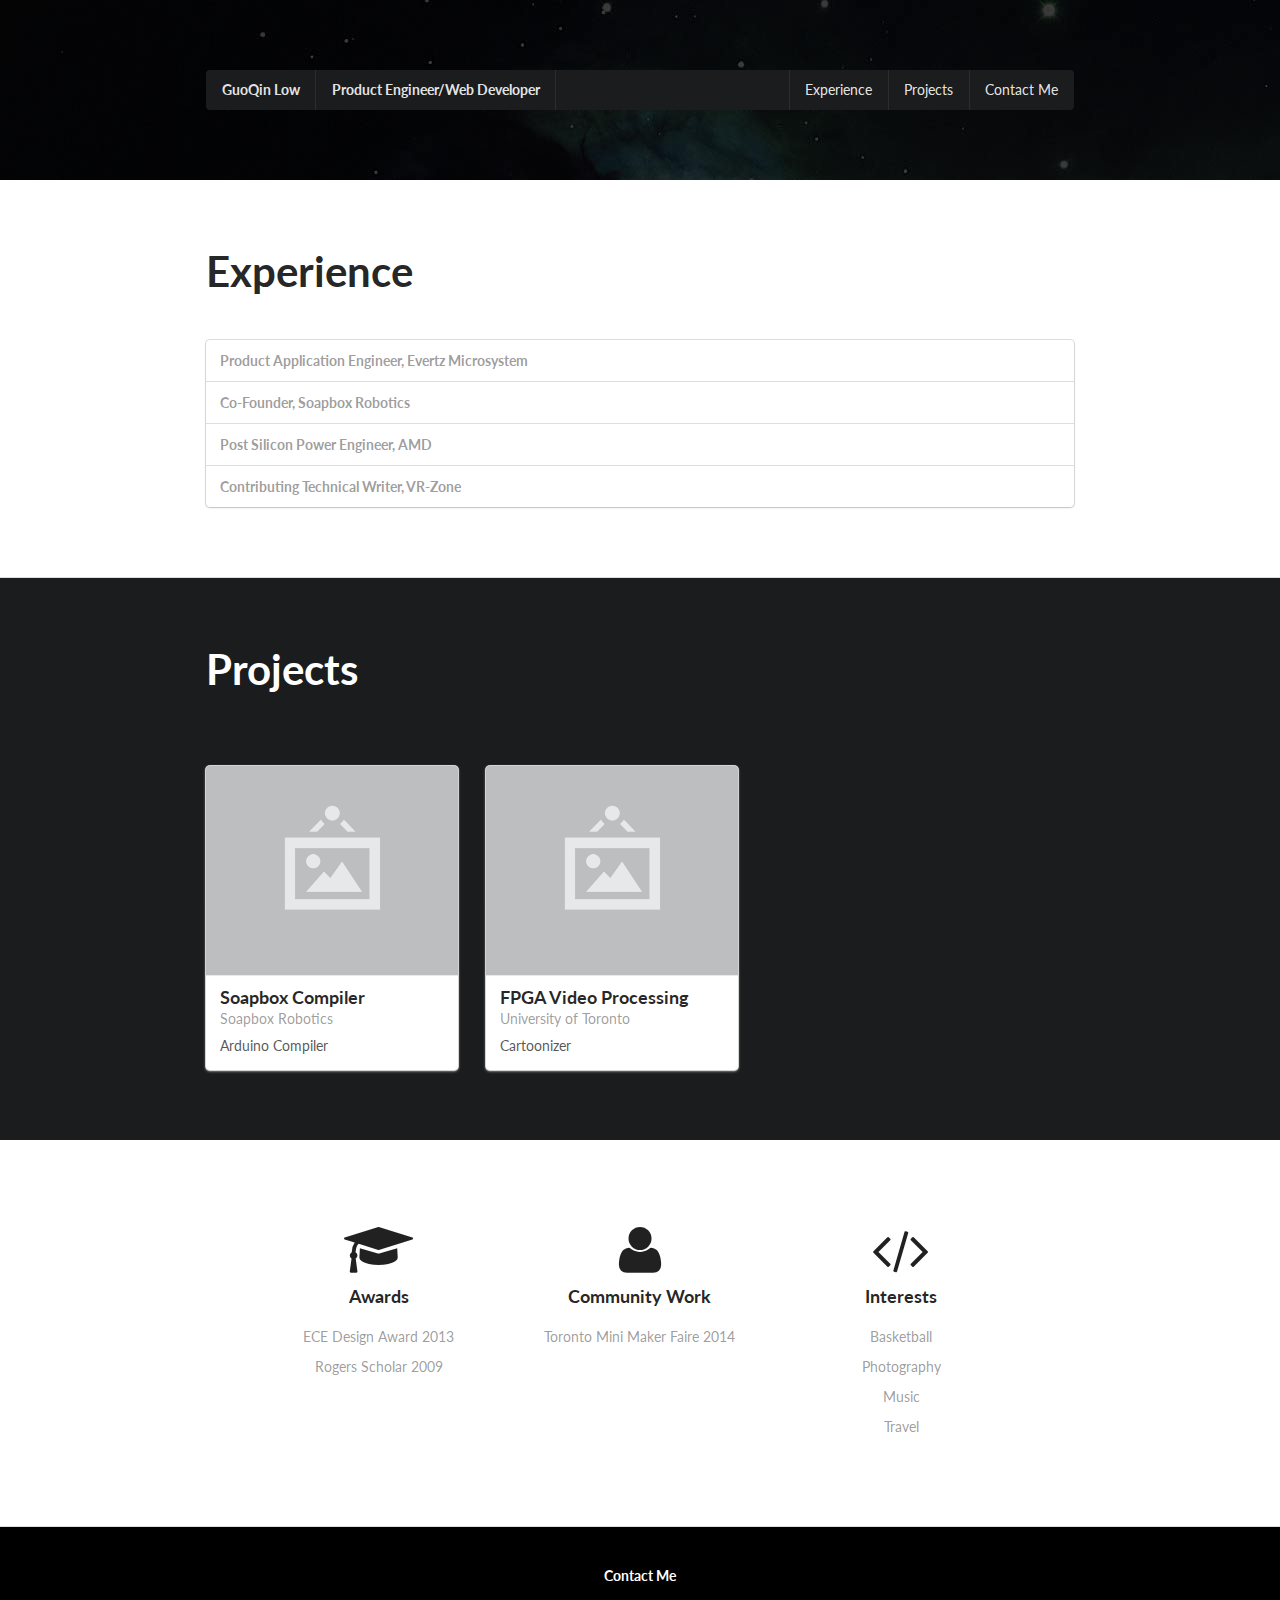
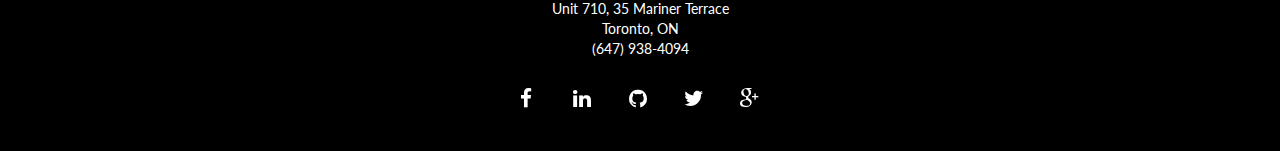
<file: index.html>
<!DOCTYPE html>
<html>
<head>
  <!-- Standard Meta -->
  <meta charset="utf-8" />
  <meta http-equiv="X-UA-Compatible" content="IE=edge,chrome=1" />
  <meta name="viewport" content="width=device-width, initial-scale=1.0, maximum-scale=1.0">

  <!-- Site Properities -->
  <title>Homepage Example - Semantic</title>

  <link rel="stylesheet" type="text/css" href="dist/semantic.css">
  <link rel="stylesheet" type="text/css" href="dist/components/accordion.css">
  <link rel="stylesheet" type="text/css" href="examples/index.css">

  <script src="http://cdnjs.cloudflare.com/ajax/libs/jquery/2.0.3/jquery.js"></script>
  <script src="dist/semantic.js"></script>
  <script src="dist/components/accordion.js"></script>
  <script src="examples/homepage.js"></script>

</head>
<body id="home">
  <div class="ui inverted masthead nav">
    <div class="ui page grid">
      <div class="column">
        <div class="ui inverted black menu">
          <div class="header item">GuoQin Low</div>
		  <div class="header item">Product Engineer/Web Developer</div>
          <div class="right menu">
			<a class="item">Experience</a>
            <a class="item">Projects</a>
            <a class="item">Contact Me</a>
          </div>
        </div>
      </div>
    </div>
  </div>
  <div class="ui vertical segment">
    <div class="ui stackable page grid">
      <div class="row">
        <div class="sixteen wide column">
          <h1 class="ui header">Experience</h1>
          <div class="ui styled fluid accordion">
			<div class="title">
				Product Application Engineer, Evertz Microsystem
			</div>
            <div class="title">
              Co-Founder, Soapbox Robotics
            </div>
            <div class="title">
              Post Silicon Power Engineer, AMD
            </div>
			<div class="title">
              Contributing Technical Writer, VR-Zone
            </div>
          </div>
        </div>
      </div>
    </div>
  </div>
  <div class="ui inverted vertical segment">
	<div class="ui stackable center alligned page grid">
		<div class="row">
			<div class="column">
				<h1 class="ui inverted header">
				Projects
				</h1>
			</div>
		</div>
		<div class="row">
			<div class="column five wide">
				<div class="ui cards">
					<div class="ui card">
					  <div class="image">
						<div class="ui dimmer">
						  <div class="content">
							<div class="center">
							  <div class="ui inverted button">Add Friend</div>
							</div>
						  </div>
						</div>
						<img src="examples/images/wireframe/image.png">
					  </div>
					  <div class="content">
						<div class="header">Soapbox Compiler</div>
						<div class="meta">
						  <a class="group">Soapbox Robotics</a>
						</div>
						<div class="description">Arduino Compiler</div>
					  </div>
					</div>
				</div>
			</div>
			<div class="column five wide">
				<div class="ui cards">
					<div class="ui card">
					  <div class="image">
						<div class="ui dimmer">
						  <div class="content">
							<div class="center">
							  <div class="ui inverted button">Add Friend</div>
							</div>
						  </div>
						</div>
						<img src="examples/images/wireframe/image.png">
					  </div>
					  <div class="content">
						<div class="header">FPGA Video Processing</div>
						<div class="meta">
						  <a class="group">University of Toronto</a>
						</div>
						<div class="description">Cartoonizer</div>
					  </div>
					</div>
				</div>
			</div>
		</div>
	</div>
  </div>
  <div class="ui vertical feature segment">
    <div class="ui inverted centered page grid">
      <div class="fourteen wide column">
        <div class="ui inverted three column center aligned stackable divided grid">
          <div class="column">
            <div class="ui icon header">
              <i class="student icon"></i>
              Awards
				</div>
				<div class="ui animated selection list">
					<div class="item">
					  ECE Design Award 2013
					</div>
					<div class="item">
					  Rogers Scholar 2009
					</div>
				</div>
          </div>
          <div class="column">
            <div class="ui icon header">
              <i class="user icon"></i>
              Community Work
            </div>
				<div class="ui  animated selection list">
					<div class="item">
					 Toronto Mini Maker Faire 2014
					</div>
				</div>
          </div>
          <div class="column">
            <div class="ui icon header">
              <i class="code icon"></i>
              Interests
            </div>
				<div class="ui  animated selection list">
					<div class="item">
					  Basketball
					</div>
					<div class="item">
					  Photography
					</div>
					<div class="item">
					  Music
					</div>
					<div class="item">
					  Travel
					</div>
				</div>
          </div>
        </div>
      </div>
    </div>
  </div>
  <div class="ui inverted footer vertical segment">
    <div class="ui stackable center aligned page grid">
		<div class="row">
			<div class="six wide column">
				<h5 class="ui inverted header">Contact Me</h5>
				<addr>
				  Unit 710, 35 Mariner Terrace <br>
				  Toronto, ON <br>
				</addr>
				<p>(647) 938-4094</p>
			  </div>
		</div>
		<div class="row">
			<div class="two side column">
				<i class="large facebook icon"></i>
			</div>
			<div class="two side column">
				<i class="large linkedin icon"></i>
			</div>
			<div class="two side column">
				<i class="large github icon"></i>
			</div>
			<div class="two side column">
				<i class="large twitter icon"></i>
			</div>
			<div class="two side column">
				<i class="large google plus icon"></i>
			</div>
		</div>
		
    </div>
  </div>
</body>

</html>
</file>
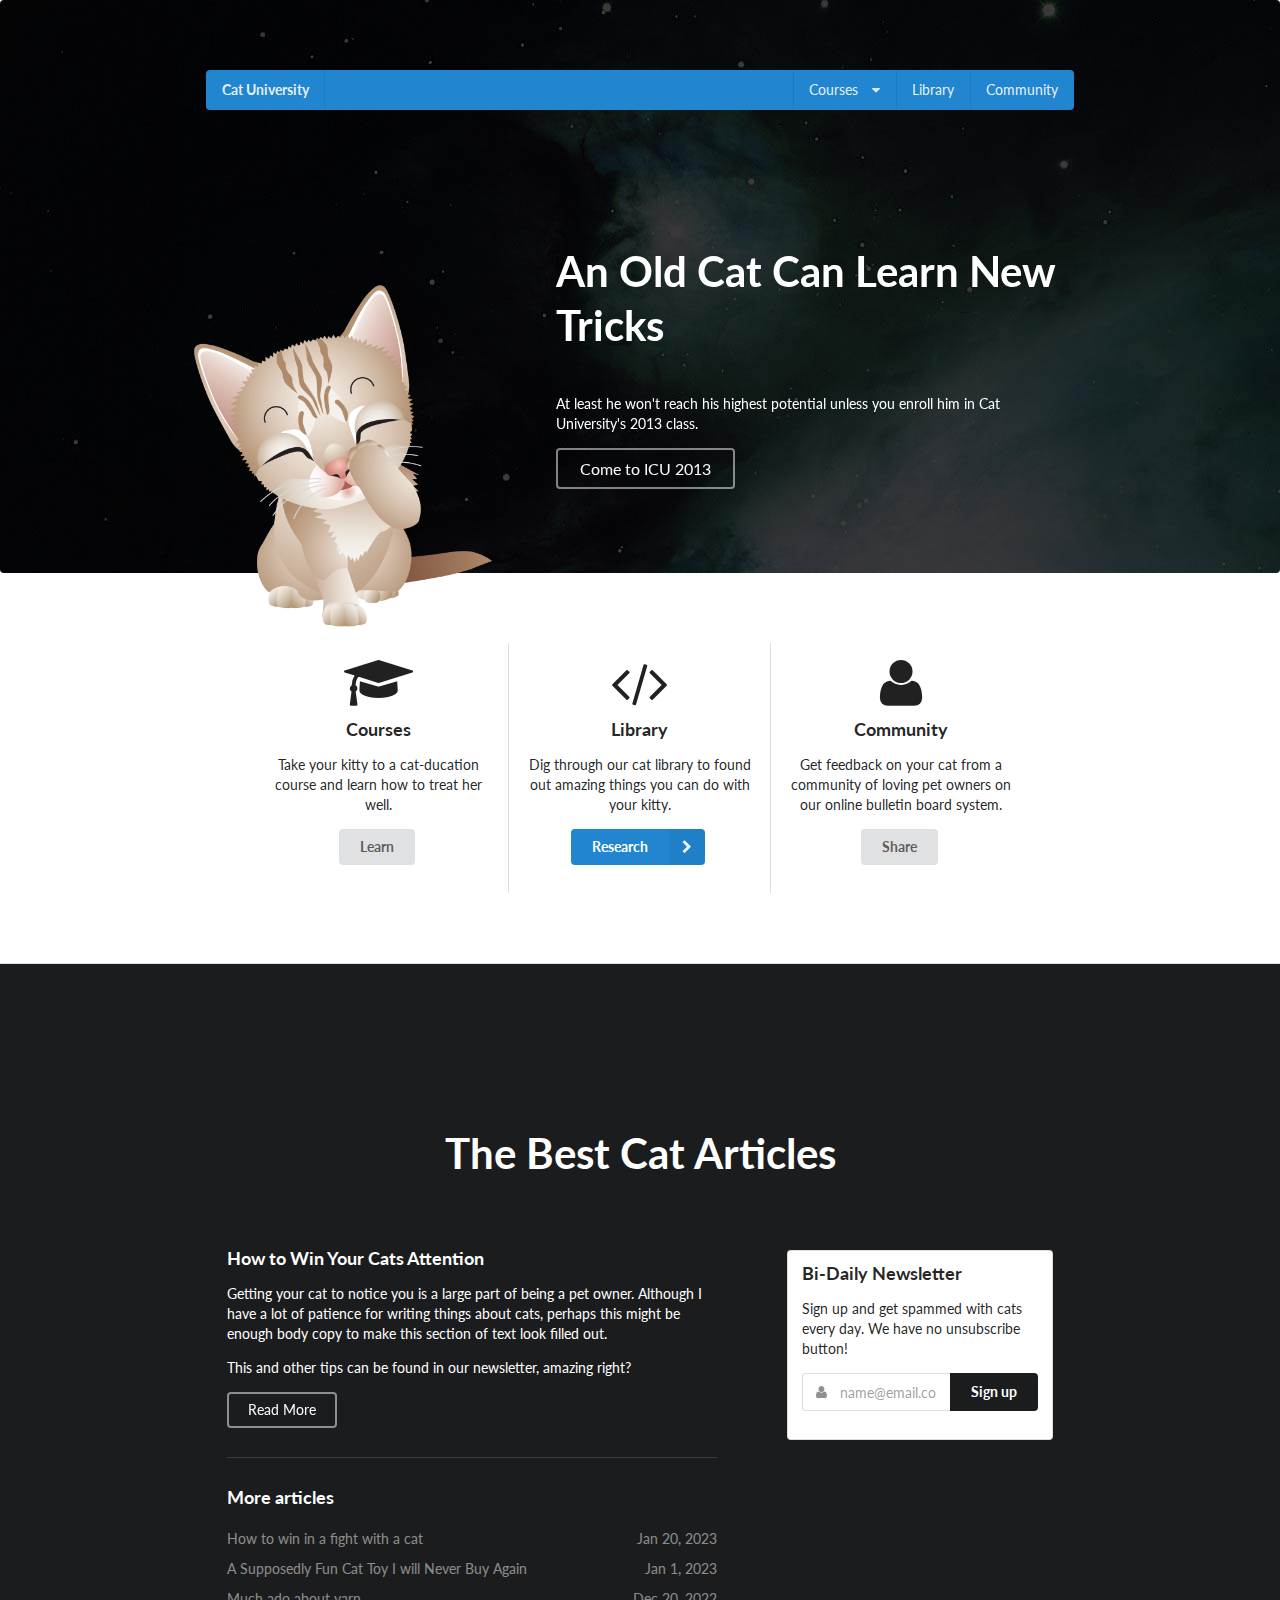
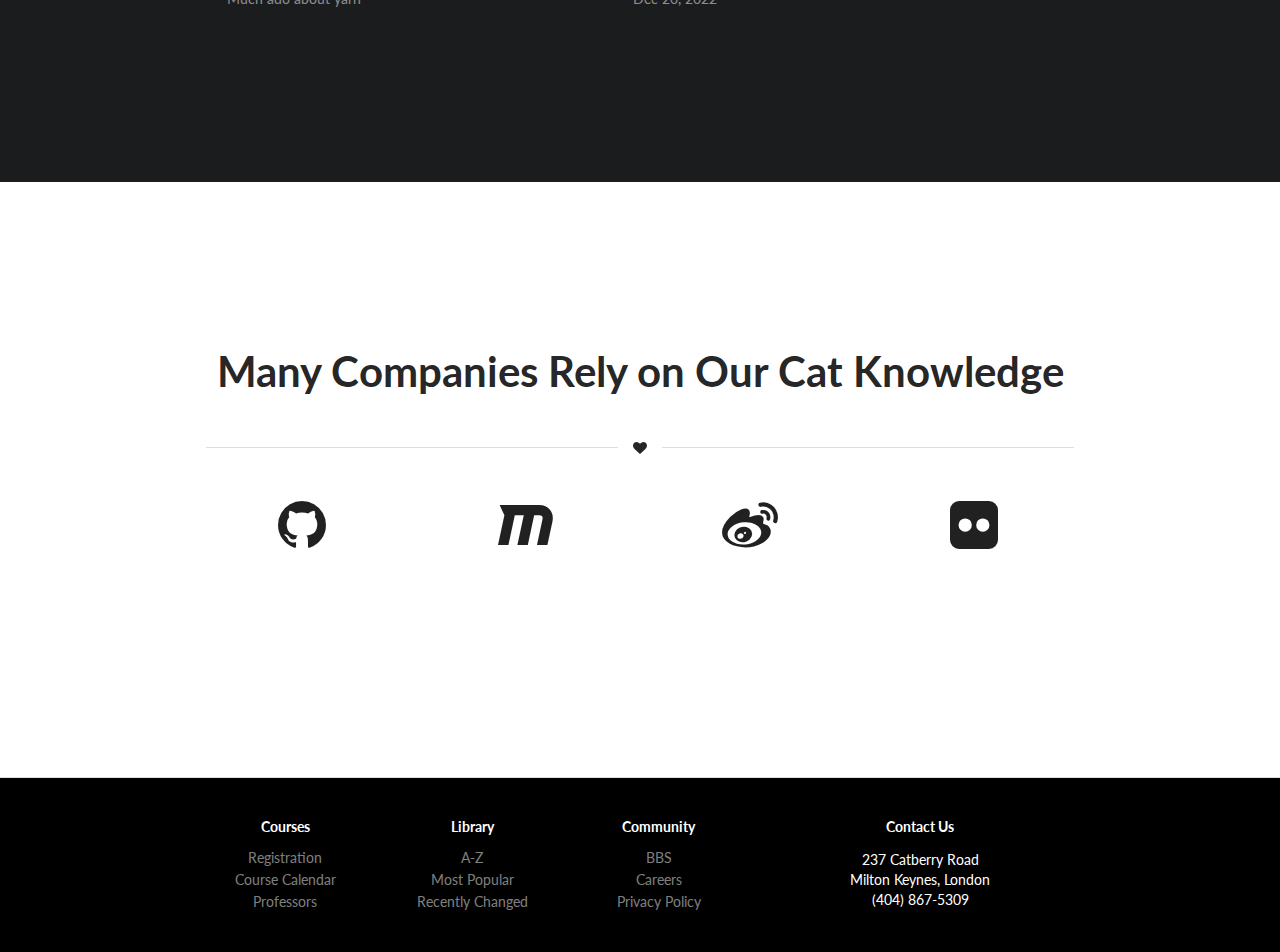
<file: examples/index.html>
<!DOCTYPE html>
<html>
<head>
  <!-- Standard Meta -->
  <meta charset="utf-8" />
  <meta http-equiv="X-UA-Compatible" content="IE=edge,chrome=1" />
  <meta name="viewport" content="width=device-width, initial-scale=1.0, maximum-scale=1.0">

  <!-- Site Properities -->
  <title>Homepage Example - Semantic</title>

  <link rel="stylesheet" type="text/css" href="../dist/semantic.css">
  <link rel="stylesheet" type="text/css" href="homepage.css">

  <script src="http://cdnjs.cloudflare.com/ajax/libs/jquery/2.0.3/jquery.js"></script>
  <script src="../dist/semantic.js"></script>
  <script src="homepage.js"></script>

</head>
<body id="home">
  <div class="ui inverted masthead segment">
    <div class="ui page grid">
      <div class="column">
        <div class="ui inverted blue menu">
          <div class="header item">Cat University</div>
          <div class="right menu">
            <div class="ui mobile dropdown link item">
              Menu
              <i class="dropdown icon"></i>
              <div class="menu">
                <a class="item">Classes</a>
                <a class="item">Cocktail Hours</a>
                <a class="item">Community</a>
              </div>
            </div>
            <div class="ui dropdown link item">
              Courses
              <i class="dropdown icon"></i>
              <div class="menu">
                <a class="item">Petting</a>
                <a class="item">Feeding</a>
                <a class="item">Mind Reading</a>
              </div>
            </div>
            <a class="item">Library</a>
            <a class="item">Community</a>
          </div>
        </div>
        <img src="images/cat.png" class="ui medium image">
        <div class="ui hidden transition information">
          <h1 class="ui inverted header">
            An Old Cat Can Learn New Tricks
          </h1>
          <p>At least he won't reach his highest potential unless you enroll him in Cat University's 2013 class.</p>
          <div class="large basic inverted animated fade ui button">
            <div class="visible content">Come to ICU 2013</div>
            <div class="hidden content">Register Now</div>
          </div>
        </div>
      </div>
    </div>
  </div>
  <div class="ui vertical feature segment">
    <div class="ui centered page grid">
      <div class="fourteen wide column">
        <div class="ui three column center aligned stackable divided grid">
          <div class="column">
            <div class="ui icon header">
              <i class="student icon"></i>
              Courses
            </div>
            <p>Take your kitty to a cat-ducation course and learn how to treat her well.</p>
            <p>
              <a class="ui button" href="#">
                Learn
              </a>
            </p>
          </div>
          <div class="column">
            <div class="ui icon header">
              <i class="code icon"></i>
              Library
            </div>
            <p>Dig through our cat library to found out amazing things you can do with your kitty.</p>
            <p>
              <a class="ui blue right labeled icon button" href="#">
                Research
                <i class="right chevron icon"></i>
              </a>
            </p>
          </div>
          <div class="column">
            <div class="ui icon header">
              <i class="user icon"></i>
              Community
            </div>
            <p>Get feedback on your cat from a community of loving pet owners on our online bulletin board system.</p>
            <p>
              <a class="ui button" href="#">
                Share
              </a>
            </p>
          </div>
        </div>
      </div>
    </div>
  </div>

  <div class="ui inverted vertical segment">
    <div class="ui very relaxed stackable page grid">
      <div class="row">
        <div class="column">
          <h1 class="center aligned ui inverted header">
            The Best Cat Articles
          </h1>
        </div>
      </div>
      <div class="row">
        <div class="ten wide column">
          <h3 class="ui inverted header">How to Win Your Cats Attention</h3>
          <p>Getting your cat to notice you is a large part of being a pet owner. Although I have a lot of patience for writing things about cats, perhaps this might be enough body copy to make this section of text look filled out.</p>
          <p>This and other tips can be found in our newsletter, amazing right?</p>
          <div class="ui basic inverted animated button button">
            <div class="visible content">Read More</div>
            <div class="hidden content"><i class="right arrow icon"></i></div>
          </div>
          <div class="ui inverted section divider"></div>
          <h3 class="ui inverted header">More articles</h3>
          <div class="ui inverted animated selection list">
            <div class="item">
              How to win in a fight with a cat
              <div class="right floated">Jan 20, 2023</div>
            </div>
            <div class="item">
              A Supposedly Fun Cat Toy I will Never Buy Again
              <div class="right floated">Jan 1, 2023</div>
            </div>
            <div class="item">
              Much ado about yarn
              <div class="right floated">Dec 20, 2022</div>
            </div>
          </div>
        </div>
        <div class="six wide column">
          <div class="ui form segment">
            <h3 class="ui header">Bi-Daily Newsletter</h3>
            <p>Sign up and get spammed with cats every day. We have no unsubscribe button!</p>
            <div class="field">
              <div class="ui left icon action input">
                <i class="user icon"></i>
                <input name="email" type="text" placeholder="name@email.com">
                <div class="ui black submit button">Sign up</div>
              </div>
            </div>
            <div class="ui error message"></div>
          </div>
        </div>
      </div>
    </div>
  </div>

  <div class="ui vertical segment">
    <div class="ui stackable center aligned page grid">
      <div class="row">
        <div class="column">
          <h1 class="ui header">
            Many Companies Rely on Our Cat Knowledge
          </h1>
          <div class="ui horizontal divider"><i class="heart icon"></i></div>
        </div>
      </div>
      <div class="four column logo row">
        <div class="column">
          <div class="ui shape">
            <div class="sides">
              <div class="active side">
                <i class="huge github icon"></i>
              </div>
              <div class="side">
                <i class="huge facebook icon"></i>
              </div>
              <div class="side">
                <i class="huge maxcdn icon"></i>
              </div>
              <div class="side">
                <i class="huge pinterest icon"></i>
              </div>
              <div class="side">
                <i class="huge weibo icon"></i>
              </div>
              <div class="side">
                <i class="huge flickr icon"></i>
              </div>
            </div>
          </div>
        </div>
        <div class="column">
          <div class="ui shape">
            <div class="sides">
              <div class="side">
                <i class="huge github icon"></i>
              </div>
              <div class="side">
                <i class="huge facebook icon"></i>
              </div>
              <div class="active side">
                <i class="huge maxcdn icon"></i>
              </div>
              <div class="side">
                <i class="huge pinterest icon"></i>
              </div>
              <div class="side">
                <i class="huge weibo icon"></i>
              </div>
              <div class="side">
                <i class="huge flickr icon"></i>
              </div>
            </div>
          </div>
        </div>
        <div class="column">
          <div class="ui shape">
            <div class="sides">
              <div class="side">
                <i class="huge github icon"></i>
              </div>
              <div class="side">
                <i class="huge facebook icon"></i>
              </div>
              <div class="side">
                <i class="huge maxcdn icon"></i>
              </div>
              <div class="side">
                <i class="huge pinterest icon"></i>
              </div>
              <div class="active side">
                <i class="huge weibo icon"></i>
              </div>
              <div class="side">
                <i class="huge flickr icon"></i>
              </div>
            </div>
          </div>
        </div>
        <div class="column">
          <div class="ui shape">
            <div class="sides">
              <div class="side">
                <i class="huge github icon"></i>
              </div>
              <div class="side">
                <i class="huge facebook icon"></i>
              </div>
              <div class="side">
                <i class="huge maxcdn icon"></i>
              </div>
              <div class="side">
                <i class="huge pinterest icon"></i>
              </div>
              <div class="side">
                <i class="huge weibo icon"></i>
              </div>
              <div class="active side">
                <i class="huge flickr icon"></i>
              </div>
            </div>
          </div>
        </div>
      </div>
    </div>
  </div>

  <div class="ui inverted footer vertical segment">
    <div class="ui stackable center aligned page grid">
      <div class="ten wide column">
        <div class="ui three column center aligned stackable grid">
          <div class="column">
            <h5 class="ui inverted header">Courses</h5>
            <div class="ui inverted link list">
              <a class="item">Registration</a>
              <a class="item">Course Calendar</a>
              <a class="item">Professors</a>
            </div>
          </div>
          <div class="column">
            <h5 class="ui inverted header">Library</h5>
            <div class="ui inverted link list">
              <a class="item">A-Z</a>
              <a class="item">Most Popular</a>
              <a class="item">Recently Changed</a>
            </div>
          </div>
          <div class="column">
            <h5 class="ui inverted header">Community</h5>
            <div class="ui inverted link list">
              <a class="item">BBS</a>
              <a class="item">Careers</a>
              <a class="item">Privacy Policy</a>
            </div>
          </div>
        </div>
      </div>
      <div class="six wide column">
        <h5 class="ui inverted header">Contact Us</h5>
        <addr>
          237 Catberry Road <br>
          Milton Keynes, London <br>
        </addr>
        <p>(404) 867-5309</p>
      </div>
    </div>
  </div>
</body>

</html>
</file>
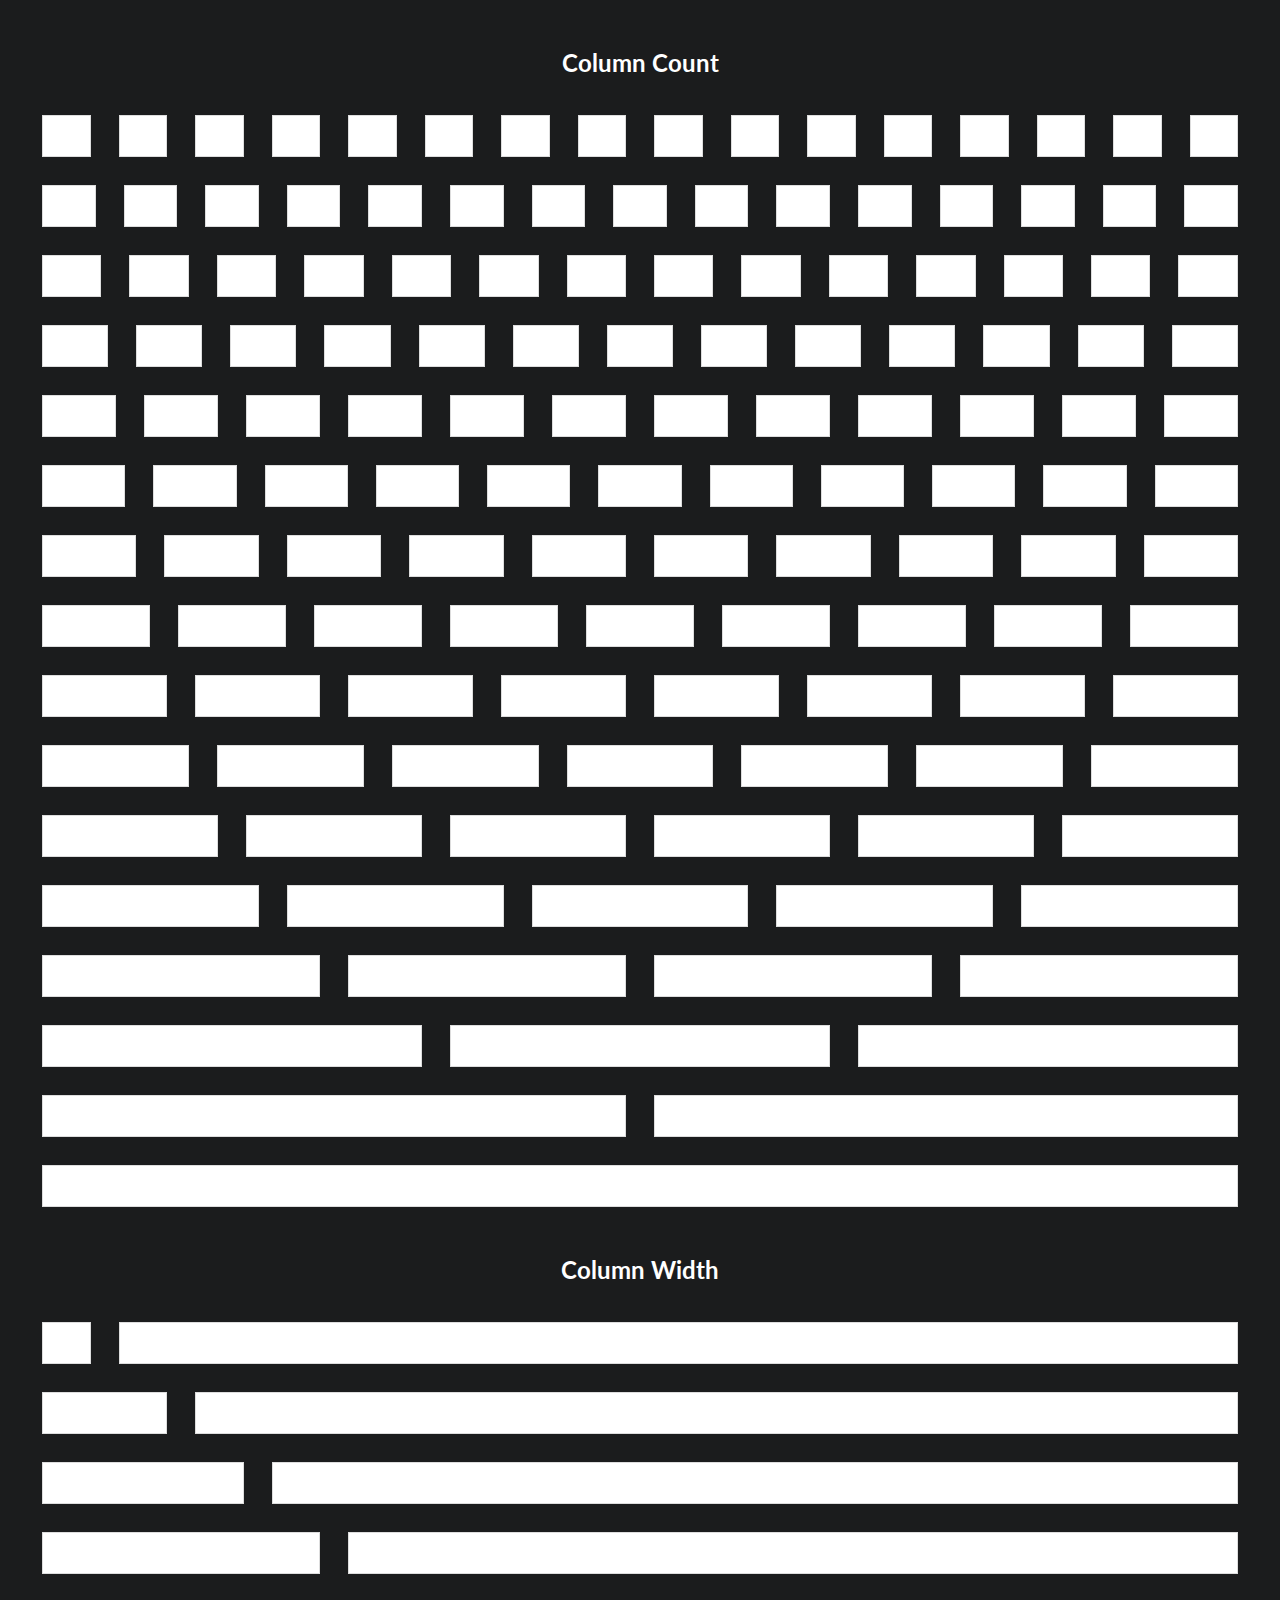
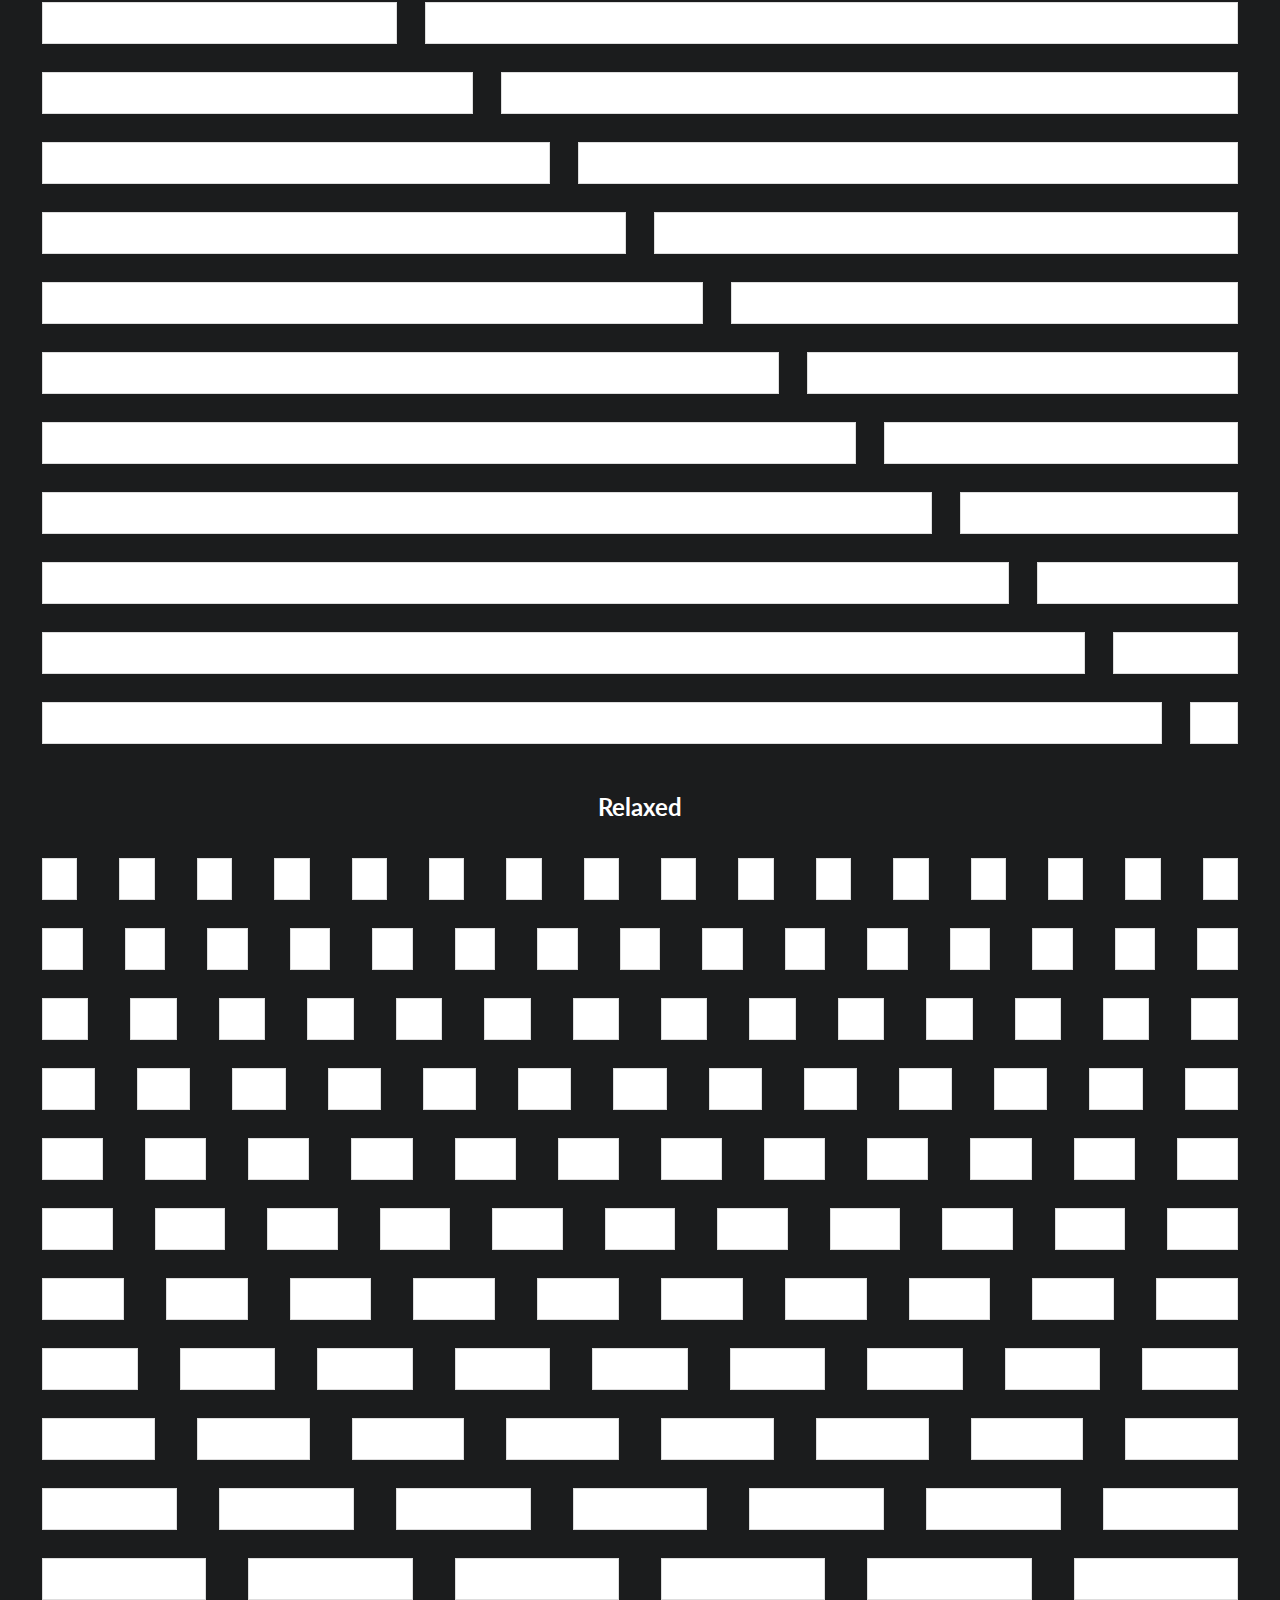
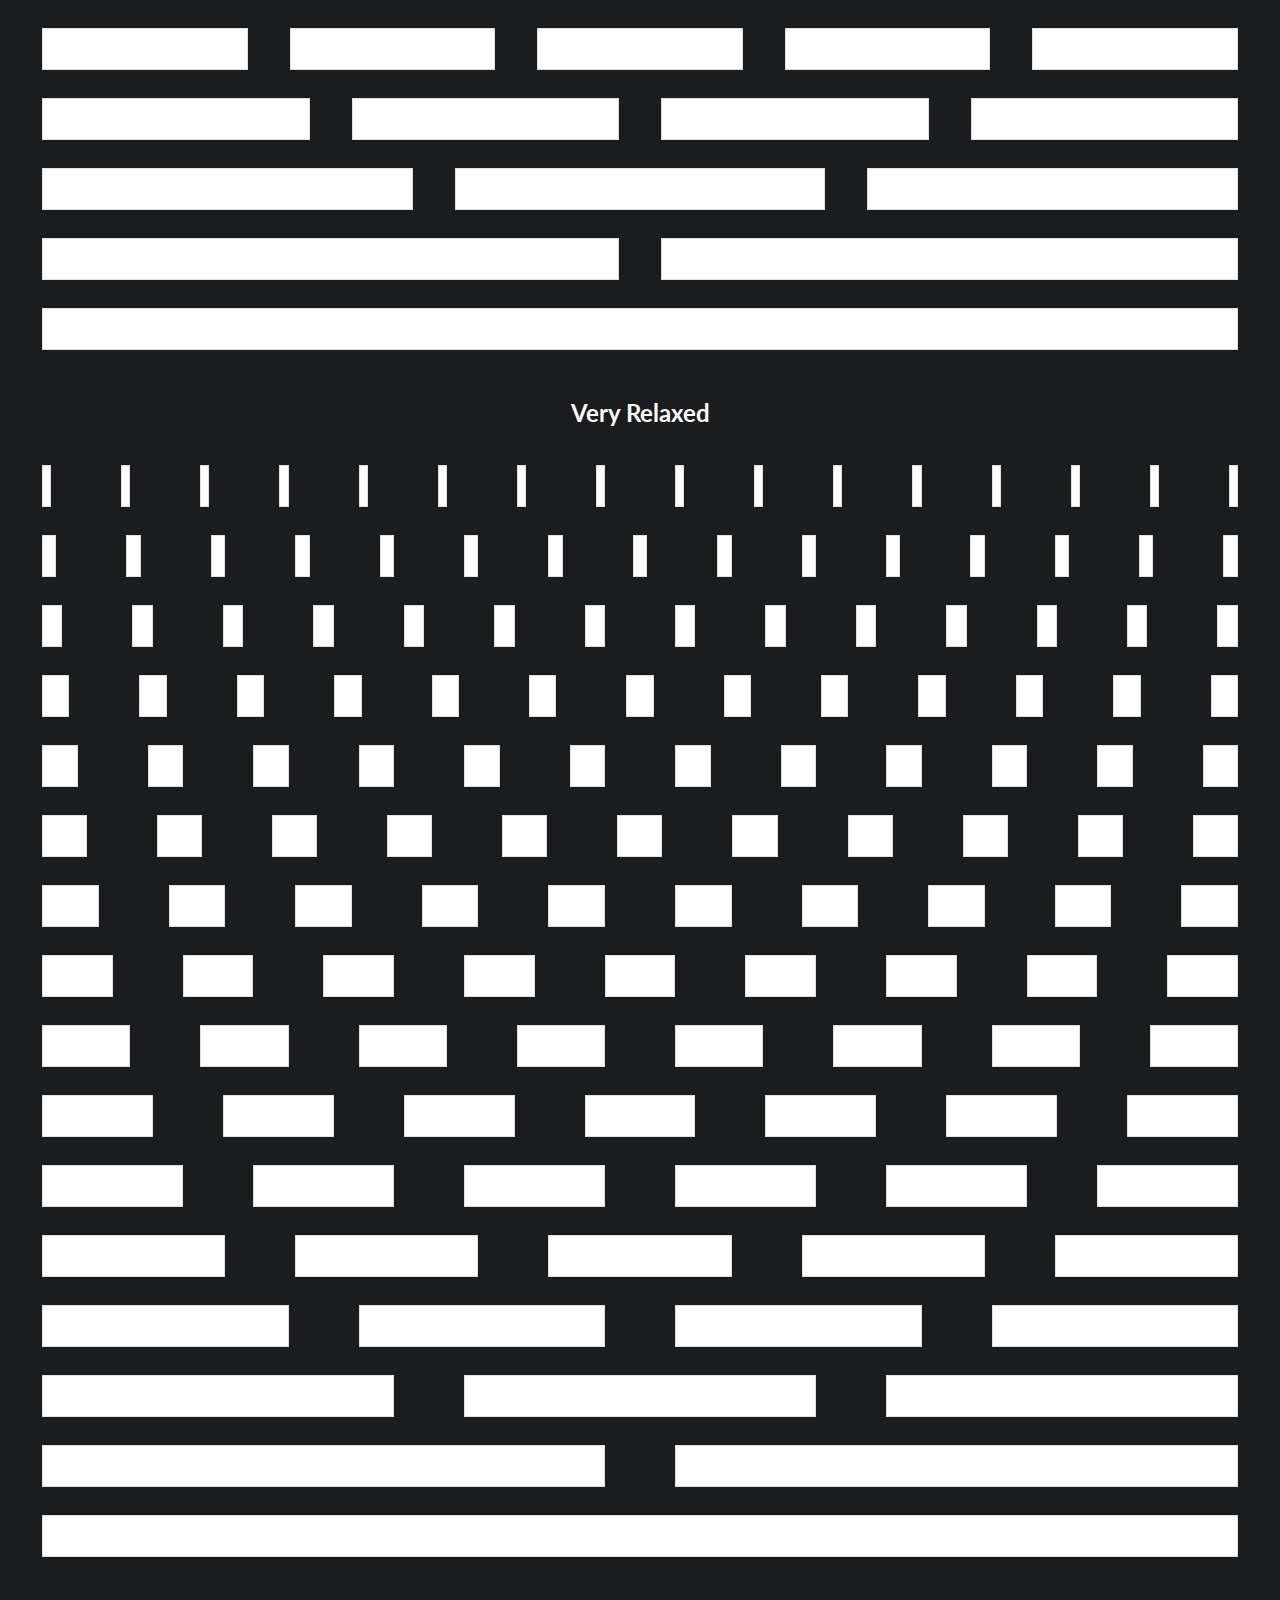
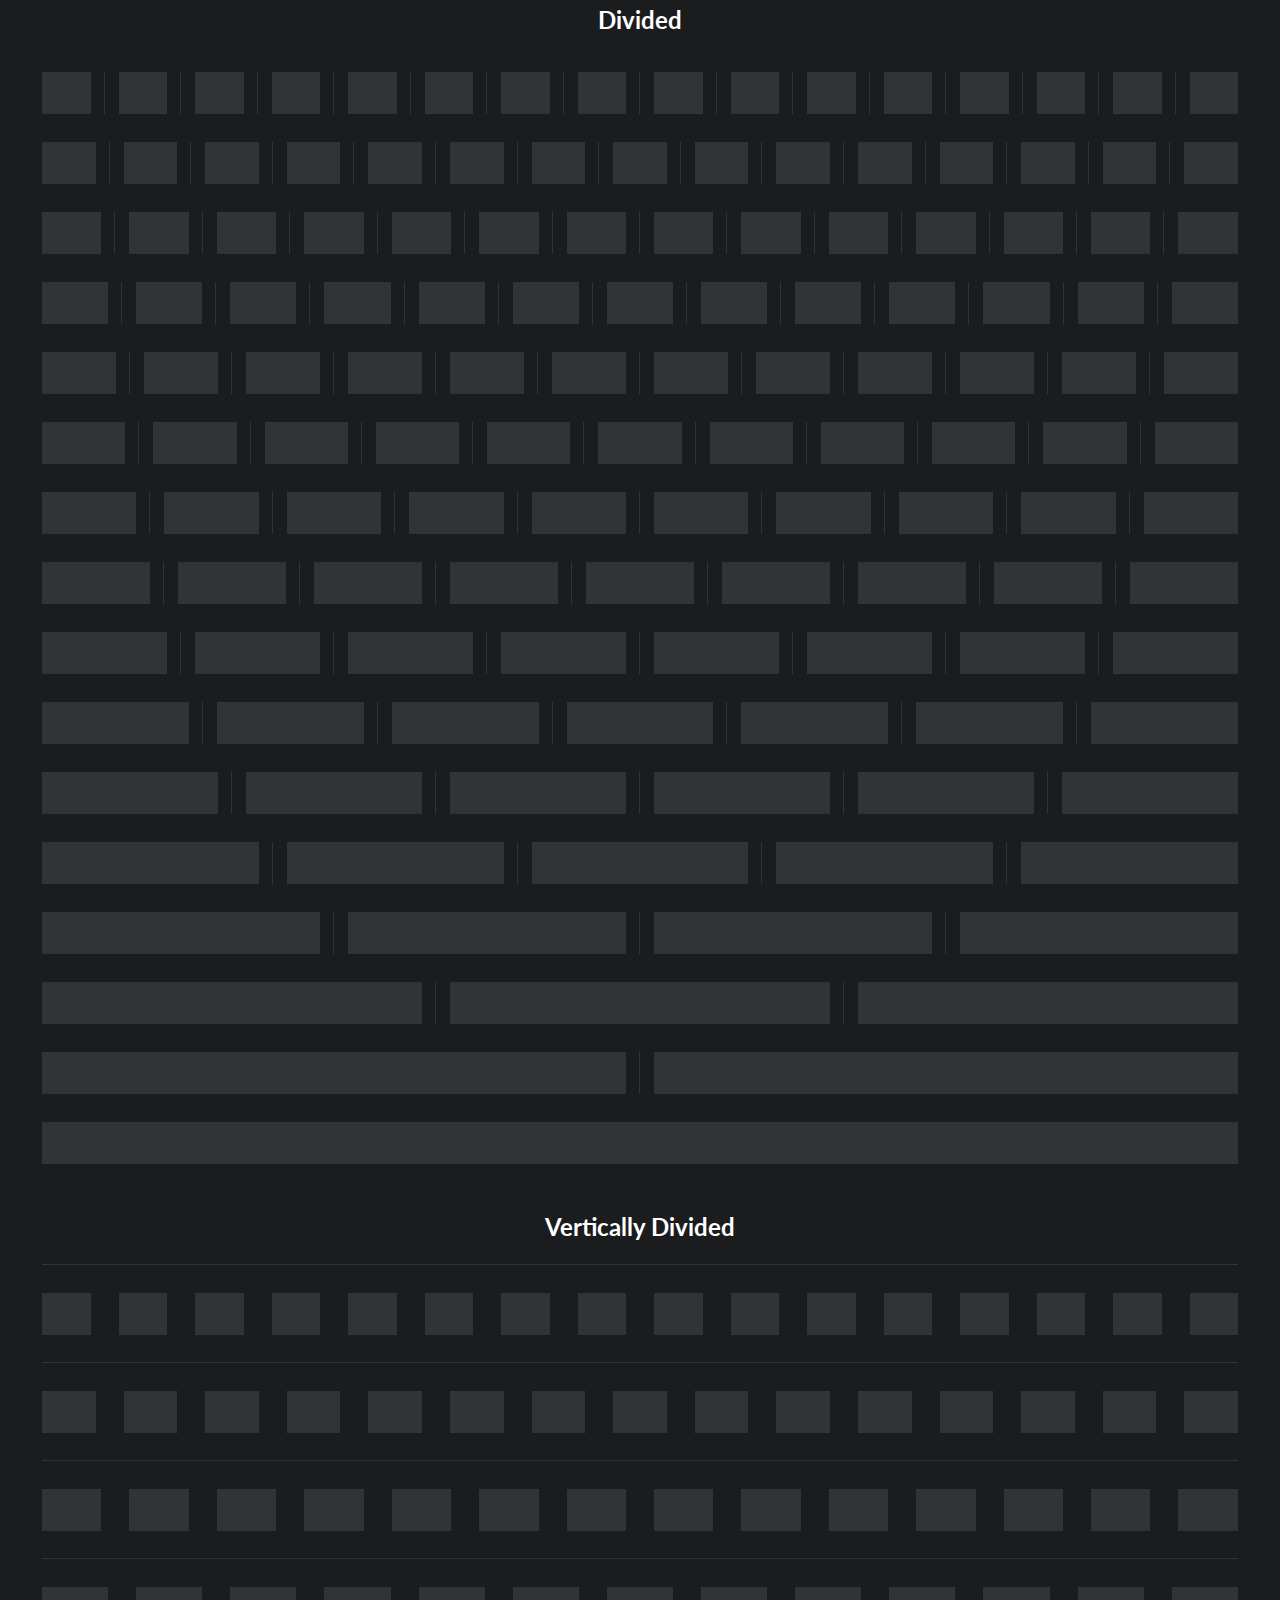
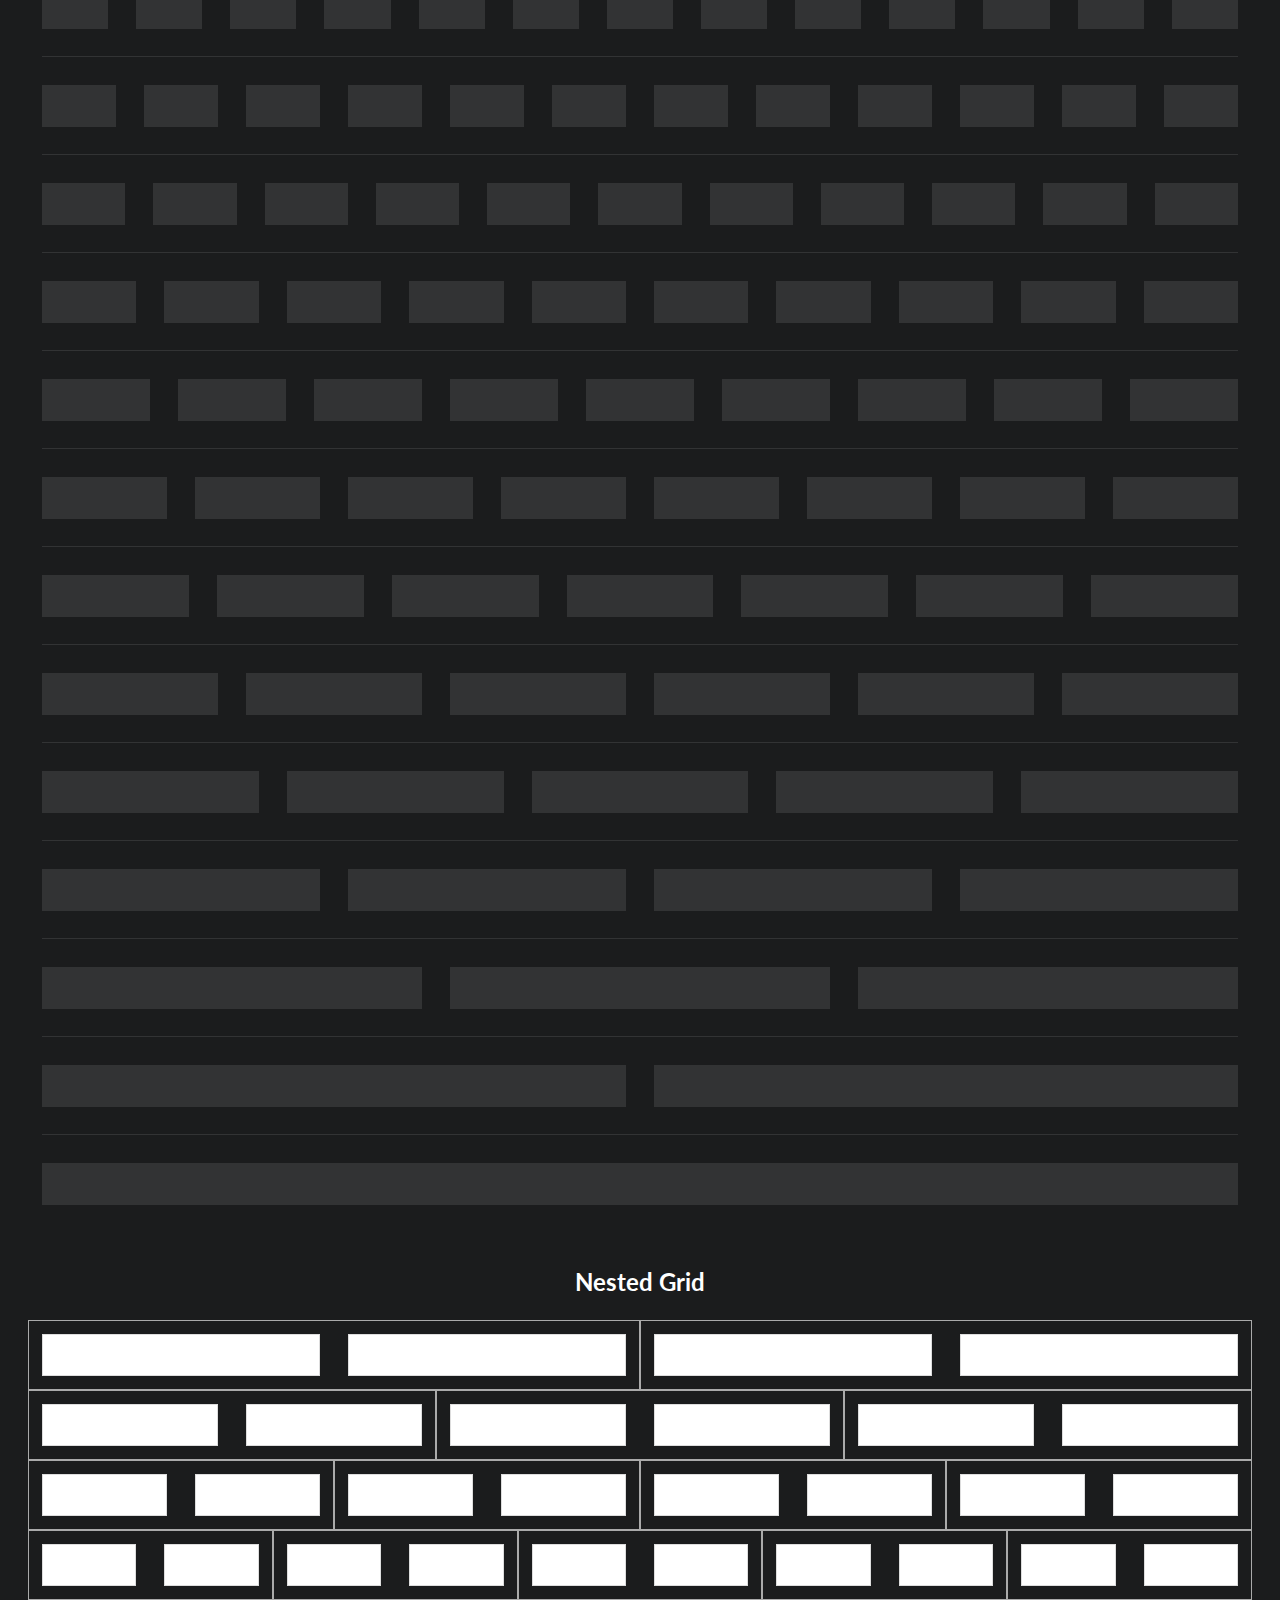
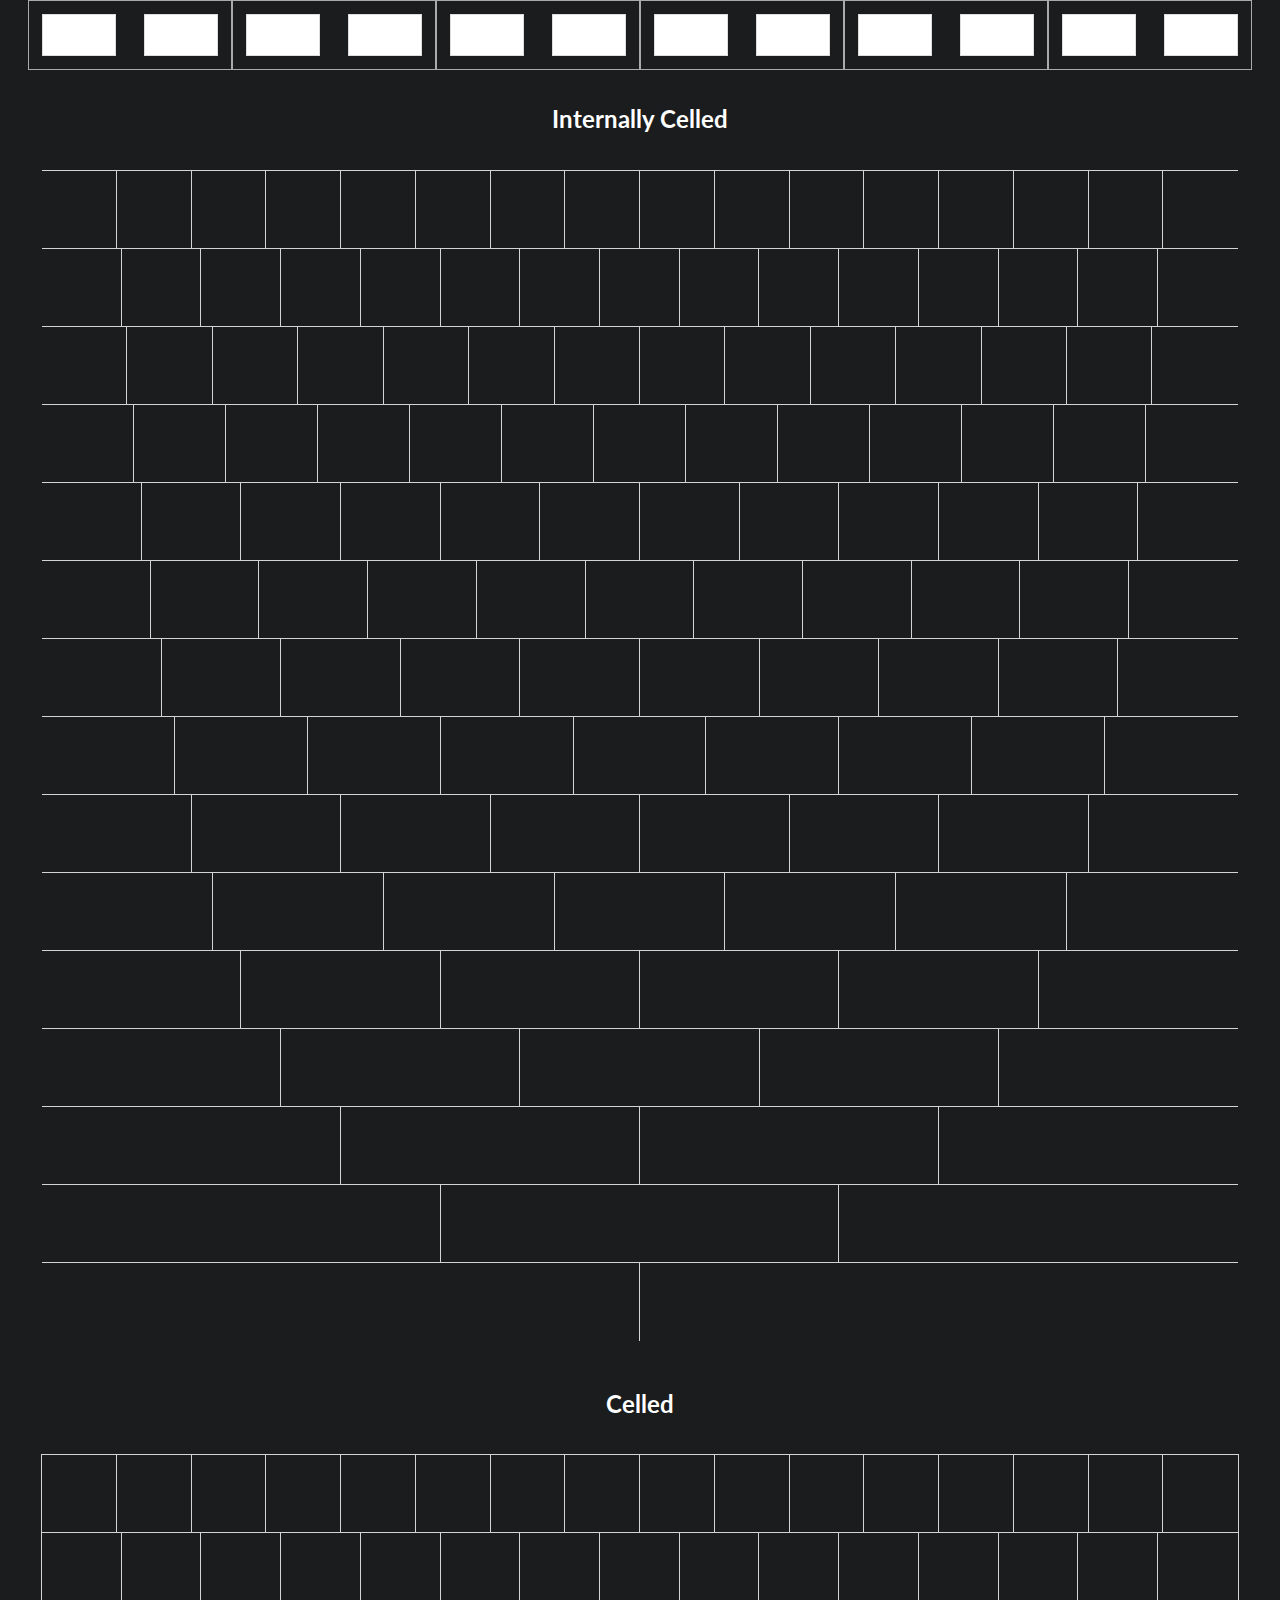
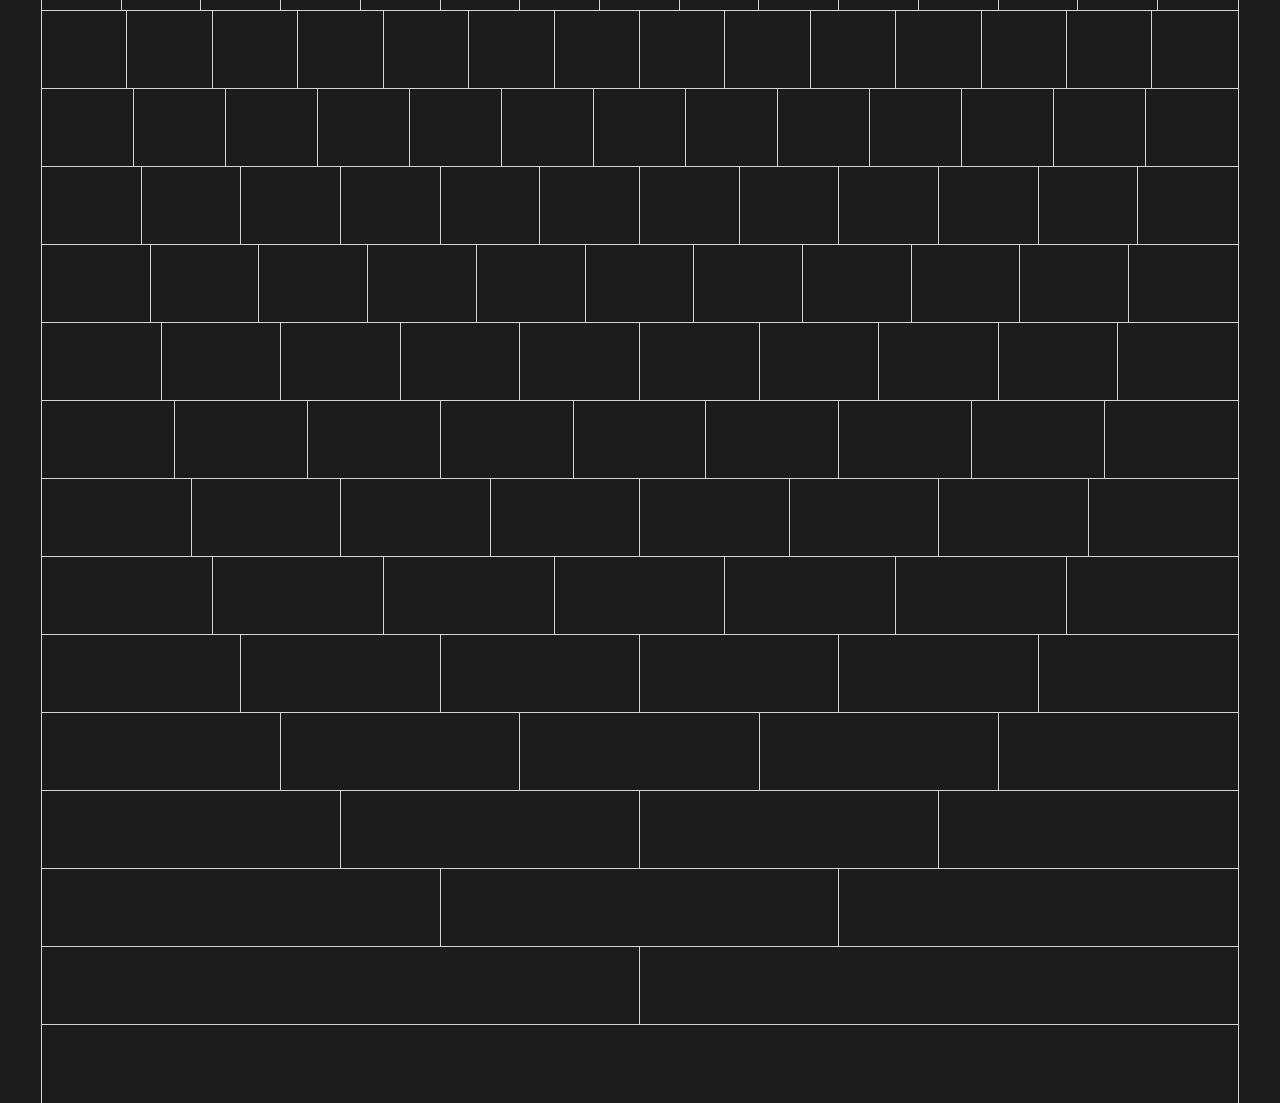
<file: index_grid.html>
<!DOCTYPE html>
<html>
<head>
  <!-- Standard Meta -->
  <meta charset="utf-8" />
  <meta http-equiv="X-UA-Compatible" content="IE=edge,chrome=1" />
  <meta name="viewport" content="width=device-width, initial-scale=1.0, maximum-scale=1.0">

  <!-- Site Properities -->
  <title>Grid - Semantic</title>

  <link rel="stylesheet" type="text/css" href="../dist/semantic.css">
  <link rel="stylesheet" type="text/css" href="examples/grid.css">

  <script src="http://cdnjs.cloudflare.com/ajax/libs/jquery/2.0.3/jquery.js"></script>
  <script src="../dist/semantic.js"></script>
</head>
<body id="grid">
  <h2 class="ui center aligned inverted header">Column Count</h2>

  <div class="shaded examples">

  <div class="ui grid">
    <div class="sixteen column row">
      <div class="column"></div>
      <div class="column"></div>
      <div class="column"></div>
      <div class="column"></div>
      <div class="column"></div>
      <div class="column"></div>
      <div class="column"></div>
      <div class="column"></div>
      <div class="column"></div>
      <div class="column"></div>
      <div class="column"></div>
      <div class="column"></div>
      <div class="column"></div>
      <div class="column"></div>
      <div class="column"></div>
      <div class="column"></div>
    </div>
    <div class="fifteen column row">
      <div class="column"></div>
      <div class="column"></div>
      <div class="column"></div>
      <div class="column"></div>
      <div class="column"></div>
      <div class="column"></div>
      <div class="column"></div>
      <div class="column"></div>
      <div class="column"></div>
      <div class="column"></div>
      <div class="column"></div>
      <div class="column"></div>
      <div class="column"></div>
      <div class="column"></div>
      <div class="column"></div>
    </div>
    <div class="fourteen column row">
      <div class="column"></div>
      <div class="column"></div>
      <div class="column"></div>
      <div class="column"></div>
      <div class="column"></div>
      <div class="column"></div>
      <div class="column"></div>
      <div class="column"></div>
      <div class="column"></div>
      <div class="column"></div>
      <div class="column"></div>
      <div class="column"></div>
      <div class="column"></div>
      <div class="column"></div>
    </div>
    <div class="thirteen column row">
      <div class="column"></div>
      <div class="column"></div>
      <div class="column"></div>
      <div class="column"></div>
      <div class="column"></div>
      <div class="column"></div>
      <div class="column"></div>
      <div class="column"></div>
      <div class="column"></div>
      <div class="column"></div>
      <div class="column"></div>
      <div class="column"></div>
      <div class="column"></div>
    </div>
    <div class="twelve column row">
      <div class="column"></div>
      <div class="column"></div>
      <div class="column"></div>
      <div class="column"></div>
      <div class="column"></div>
      <div class="column"></div>
      <div class="column"></div>
      <div class="column"></div>
      <div class="column"></div>
      <div class="column"></div>
      <div class="column"></div>
      <div class="column"></div>
    </div>
    <div class="eleven column row">
      <div class="column"></div>
      <div class="column"></div>
      <div class="column"></div>
      <div class="column"></div>
      <div class="column"></div>
      <div class="column"></div>
      <div class="column"></div>
      <div class="column"></div>
      <div class="column"></div>
      <div class="column"></div>
      <div class="column"></div>
    </div>
    <div class="ten column row">
      <div class="column"></div>
      <div class="column"></div>
      <div class="column"></div>
      <div class="column"></div>
      <div class="column"></div>
      <div class="column"></div>
      <div class="column"></div>
      <div class="column"></div>
      <div class="column"></div>
      <div class="column"></div>
    </div>
    <div class="nine column row">
      <div class="column"></div>
      <div class="column"></div>
      <div class="column"></div>
      <div class="column"></div>
      <div class="column"></div>
      <div class="column"></div>
      <div class="column"></div>
      <div class="column"></div>
      <div class="column"></div>
    </div>
    <div class="eight column row">
      <div class="column"></div>
      <div class="column"></div>
      <div class="column"></div>
      <div class="column"></div>
      <div class="column"></div>
      <div class="column"></div>
      <div class="column"></div>
      <div class="column"></div>
    </div>
    <div class="seven column row">
      <div class="column"></div>
      <div class="column"></div>
      <div class="column"></div>
      <div class="column"></div>
      <div class="column"></div>
      <div class="column"></div>
      <div class="column"></div>
    </div>
    <div class="six column row">
      <div class="column"></div>
      <div class="column"></div>
      <div class="column"></div>
      <div class="column"></div>
      <div class="column"></div>
      <div class="column"></div>
    </div>
    <div class="five column row">
      <div class="column"></div>
      <div class="column"></div>
      <div class="column"></div>
      <div class="column"></div>
      <div class="column"></div>
    </div>
    <div class="four column row">
      <div class="column"></div>
      <div class="column"></div>
      <div class="column"></div>
      <div class="column"></div>
    </div>
    <div class="three column row">
      <div class="column"></div>
      <div class="column"></div>
      <div class="column"></div>
    </div>
    <div class="two column row">
      <div class="column"></div>
      <div class="column"></div>
    </div>
    <div class="one column row">
      <div class="column"></div>
    </div>
  </div>

  <h2 class="ui center aligned inverted header">Column Width</h2>
  <div class="ui grid">
    <div class="row">
      <div class="one wide column"></div>
      <div class="fifteen wide column"></div>
    </div>
    <div class="row">
      <div class="two wide column"></div>
      <div class="fourteen wide column"></div>
    </div>
    <div class="row">
      <div class="three wide column"></div>
      <div class="thirteen wide column"></div>
    </div>
    <div class="row">
      <div class="four wide column"></div>
      <div class="twelve wide column"></div>
    </div>
    <div class="row">
      <div class="five wide column"></div>
      <div class="eleven wide column"></div>
    </div>
    <div class="row">
      <div class="six wide column"></div>
      <div class="ten wide column"></div>
    </div>
    <div class="row">
      <div class="seven wide column"></div>
      <div class="nine wide column"></div>
    </div>
    <div class="row">
      <div class="eight wide column"></div>
      <div class="eight wide column"></div>
    </div>
    <div class="row">
      <div class="nine wide column"></div>
      <div class="seven wide column"></div>
    </div>
    <div class="row">
      <div class="ten wide column"></div>
      <div class="six wide column"></div>
    </div>
    <div class="row">
      <div class="eleven wide column"></div>
      <div class="five wide column"></div>
    </div>
    <div class="row">
      <div class="twelve wide column"></div>
      <div class="four wide column"></div>
    </div>
    <div class="row">
      <div class="thirteen wide column"></div>
      <div class="three wide column"></div>
    </div>
    <div class="row">
      <div class="fourteen wide column"></div>
      <div class="two wide column"></div>
    </div>
    <div class="row">
      <div class="fifteen wide column"></div>
      <div class="one wide column"></div>
    </div>
  </div>

  <h2 class="ui center aligned inverted header">Relaxed</h2>

  <div class="ui relaxed grid">
    <div class="sixteen column row">
      <div class="column"></div>
      <div class="column"></div>
      <div class="column"></div>
      <div class="column"></div>
      <div class="column"></div>
      <div class="column"></div>
      <div class="column"></div>
      <div class="column"></div>
      <div class="column"></div>
      <div class="column"></div>
      <div class="column"></div>
      <div class="column"></div>
      <div class="column"></div>
      <div class="column"></div>
      <div class="column"></div>
      <div class="column"></div>
    </div>
    <div class="fifteen column row">
      <div class="column"></div>
      <div class="column"></div>
      <div class="column"></div>
      <div class="column"></div>
      <div class="column"></div>
      <div class="column"></div>
      <div class="column"></div>
      <div class="column"></div>
      <div class="column"></div>
      <div class="column"></div>
      <div class="column"></div>
      <div class="column"></div>
      <div class="column"></div>
      <div class="column"></div>
      <div class="column"></div>
    </div>
    <div class="fourteen column row">
      <div class="column"></div>
      <div class="column"></div>
      <div class="column"></div>
      <div class="column"></div>
      <div class="column"></div>
      <div class="column"></div>
      <div class="column"></div>
      <div class="column"></div>
      <div class="column"></div>
      <div class="column"></div>
      <div class="column"></div>
      <div class="column"></div>
      <div class="column"></div>
      <div class="column"></div>
    </div>
    <div class="thirteen column row">
      <div class="column"></div>
      <div class="column"></div>
      <div class="column"></div>
      <div class="column"></div>
      <div class="column"></div>
      <div class="column"></div>
      <div class="column"></div>
      <div class="column"></div>
      <div class="column"></div>
      <div class="column"></div>
      <div class="column"></div>
      <div class="column"></div>
      <div class="column"></div>
    </div>
    <div class="twelve column row">
      <div class="column"></div>
      <div class="column"></div>
      <div class="column"></div>
      <div class="column"></div>
      <div class="column"></div>
      <div class="column"></div>
      <div class="column"></div>
      <div class="column"></div>
      <div class="column"></div>
      <div class="column"></div>
      <div class="column"></div>
      <div class="column"></div>
    </div>
    <div class="eleven column row">
      <div class="column"></div>
      <div class="column"></div>
      <div class="column"></div>
      <div class="column"></div>
      <div class="column"></div>
      <div class="column"></div>
      <div class="column"></div>
      <div class="column"></div>
      <div class="column"></div>
      <div class="column"></div>
      <div class="column"></div>
    </div>
    <div class="ten column row">
      <div class="column"></div>
      <div class="column"></div>
      <div class="column"></div>
      <div class="column"></div>
      <div class="column"></div>
      <div class="column"></div>
      <div class="column"></div>
      <div class="column"></div>
      <div class="column"></div>
      <div class="column"></div>
    </div>
    <div class="nine column row">
      <div class="column"></div>
      <div class="column"></div>
      <div class="column"></div>
      <div class="column"></div>
      <div class="column"></div>
      <div class="column"></div>
      <div class="column"></div>
      <div class="column"></div>
      <div class="column"></div>
    </div>
    <div class="eight column row">
      <div class="column"></div>
      <div class="column"></div>
      <div class="column"></div>
      <div class="column"></div>
      <div class="column"></div>
      <div class="column"></div>
      <div class="column"></div>
      <div class="column"></div>
    </div>
    <div class="seven column row">
      <div class="column"></div>
      <div class="column"></div>
      <div class="column"></div>
      <div class="column"></div>
      <div class="column"></div>
      <div class="column"></div>
      <div class="column"></div>
    </div>
    <div class="six column row">
      <div class="column"></div>
      <div class="column"></div>
      <div class="column"></div>
      <div class="column"></div>
      <div class="column"></div>
      <div class="column"></div>
    </div>
    <div class="five column row">
      <div class="column"></div>
      <div class="column"></div>
      <div class="column"></div>
      <div class="column"></div>
      <div class="column"></div>
    </div>
    <div class="four column row">
      <div class="column"></div>
      <div class="column"></div>
      <div class="column"></div>
      <div class="column"></div>
    </div>
    <div class="three column row">
      <div class="column"></div>
      <div class="column"></div>
      <div class="column"></div>
    </div>
    <div class="two column row">
      <div class="column"></div>
      <div class="column"></div>
    </div>
    <div class="one column row">
      <div class="column"></div>
    </div>
  </div>

  <h2 class="ui center aligned inverted header">Very Relaxed</h2>

  <div class="ui very relaxed grid">
    <div class="sixteen column row">
      <div class="column"></div>
      <div class="column"></div>
      <div class="column"></div>
      <div class="column"></div>
      <div class="column"></div>
      <div class="column"></div>
      <div class="column"></div>
      <div class="column"></div>
      <div class="column"></div>
      <div class="column"></div>
      <div class="column"></div>
      <div class="column"></div>
      <div class="column"></div>
      <div class="column"></div>
      <div class="column"></div>
      <div class="column"></div>
    </div>
    <div class="fifteen column row">
      <div class="column"></div>
      <div class="column"></div>
      <div class="column"></div>
      <div class="column"></div>
      <div class="column"></div>
      <div class="column"></div>
      <div class="column"></div>
      <div class="column"></div>
      <div class="column"></div>
      <div class="column"></div>
      <div class="column"></div>
      <div class="column"></div>
      <div class="column"></div>
      <div class="column"></div>
      <div class="column"></div>
    </div>
    <div class="fourteen column row">
      <div class="column"></div>
      <div class="column"></div>
      <div class="column"></div>
      <div class="column"></div>
      <div class="column"></div>
      <div class="column"></div>
      <div class="column"></div>
      <div class="column"></div>
      <div class="column"></div>
      <div class="column"></div>
      <div class="column"></div>
      <div class="column"></div>
      <div class="column"></div>
      <div class="column"></div>
    </div>
    <div class="thirteen column row">
      <div class="column"></div>
      <div class="column"></div>
      <div class="column"></div>
      <div class="column"></div>
      <div class="column"></div>
      <div class="column"></div>
      <div class="column"></div>
      <div class="column"></div>
      <div class="column"></div>
      <div class="column"></div>
      <div class="column"></div>
      <div class="column"></div>
      <div class="column"></div>
    </div>
    <div class="twelve column row">
      <div class="column"></div>
      <div class="column"></div>
      <div class="column"></div>
      <div class="column"></div>
      <div class="column"></div>
      <div class="column"></div>
      <div class="column"></div>
      <div class="column"></div>
      <div class="column"></div>
      <div class="column"></div>
      <div class="column"></div>
      <div class="column"></div>
    </div>
    <div class="eleven column row">
      <div class="column"></div>
      <div class="column"></div>
      <div class="column"></div>
      <div class="column"></div>
      <div class="column"></div>
      <div class="column"></div>
      <div class="column"></div>
      <div class="column"></div>
      <div class="column"></div>
      <div class="column"></div>
      <div class="column"></div>
    </div>
    <div class="ten column row">
      <div class="column"></div>
      <div class="column"></div>
      <div class="column"></div>
      <div class="column"></div>
      <div class="column"></div>
      <div class="column"></div>
      <div class="column"></div>
      <div class="column"></div>
      <div class="column"></div>
      <div class="column"></div>
    </div>
    <div class="nine column row">
      <div class="column"></div>
      <div class="column"></div>
      <div class="column"></div>
      <div class="column"></div>
      <div class="column"></div>
      <div class="column"></div>
      <div class="column"></div>
      <div class="column"></div>
      <div class="column"></div>
    </div>
    <div class="eight column row">
      <div class="column"></div>
      <div class="column"></div>
      <div class="column"></div>
      <div class="column"></div>
      <div class="column"></div>
      <div class="column"></div>
      <div class="column"></div>
      <div class="column"></div>
    </div>
    <div class="seven column row">
      <div class="column"></div>
      <div class="column"></div>
      <div class="column"></div>
      <div class="column"></div>
      <div class="column"></div>
      <div class="column"></div>
      <div class="column"></div>
    </div>
    <div class="six column row">
      <div class="column"></div>
      <div class="column"></div>
      <div class="column"></div>
      <div class="column"></div>
      <div class="column"></div>
      <div class="column"></div>
    </div>
    <div class="five column row">
      <div class="column"></div>
      <div class="column"></div>
      <div class="column"></div>
      <div class="column"></div>
      <div class="column"></div>
    </div>
    <div class="four column row">
      <div class="column"></div>
      <div class="column"></div>
      <div class="column"></div>
      <div class="column"></div>
    </div>
    <div class="three column row">
      <div class="column"></div>
      <div class="column"></div>
      <div class="column"></div>
    </div>
    <div class="two column row">
      <div class="column"></div>
      <div class="column"></div>
    </div>
    <div class="one column row">
      <div class="column"></div>
    </div>
  </div>

  </div>

  <div class="divided examples">
  <h2 class="ui inverted center aligned header">Divided</h2>

  <div class="ui inverted divided grid">
    <div class="sixteen column row">
      <div class="column"></div>
      <div class="column"></div>
      <div class="column"></div>
      <div class="column"></div>
      <div class="column"></div>
      <div class="column"></div>
      <div class="column"></div>
      <div class="column"></div>
      <div class="column"></div>
      <div class="column"></div>
      <div class="column"></div>
      <div class="column"></div>
      <div class="column"></div>
      <div class="column"></div>
      <div class="column"></div>
      <div class="column"></div>
    </div>
    <div class="fifteen column row">
      <div class="column"></div>
      <div class="column"></div>
      <div class="column"></div>
      <div class="column"></div>
      <div class="column"></div>
      <div class="column"></div>
      <div class="column"></div>
      <div class="column"></div>
      <div class="column"></div>
      <div class="column"></div>
      <div class="column"></div>
      <div class="column"></div>
      <div class="column"></div>
      <div class="column"></div>
      <div class="column"></div>
    </div>
    <div class="fourteen column row">
      <div class="column"></div>
      <div class="column"></div>
      <div class="column"></div>
      <div class="column"></div>
      <div class="column"></div>
      <div class="column"></div>
      <div class="column"></div>
      <div class="column"></div>
      <div class="column"></div>
      <div class="column"></div>
      <div class="column"></div>
      <div class="column"></div>
      <div class="column"></div>
      <div class="column"></div>
    </div>
    <div class="thirteen column row">
      <div class="column"></div>
      <div class="column"></div>
      <div class="column"></div>
      <div class="column"></div>
      <div class="column"></div>
      <div class="column"></div>
      <div class="column"></div>
      <div class="column"></div>
      <div class="column"></div>
      <div class="column"></div>
      <div class="column"></div>
      <div class="column"></div>
      <div class="column"></div>
    </div>
    <div class="twelve column row">
      <div class="column"></div>
      <div class="column"></div>
      <div class="column"></div>
      <div class="column"></div>
      <div class="column"></div>
      <div class="column"></div>
      <div class="column"></div>
      <div class="column"></div>
      <div class="column"></div>
      <div class="column"></div>
      <div class="column"></div>
      <div class="column"></div>
    </div>
    <div class="eleven column row">
      <div class="column"></div>
      <div class="column"></div>
      <div class="column"></div>
      <div class="column"></div>
      <div class="column"></div>
      <div class="column"></div>
      <div class="column"></div>
      <div class="column"></div>
      <div class="column"></div>
      <div class="column"></div>
      <div class="column"></div>
    </div>
    <div class="ten column row">
      <div class="column"></div>
      <div class="column"></div>
      <div class="column"></div>
      <div class="column"></div>
      <div class="column"></div>
      <div class="column"></div>
      <div class="column"></div>
      <div class="column"></div>
      <div class="column"></div>
      <div class="column"></div>
    </div>
    <div class="nine column row">
      <div class="column"></div>
      <div class="column"></div>
      <div class="column"></div>
      <div class="column"></div>
      <div class="column"></div>
      <div class="column"></div>
      <div class="column"></div>
      <div class="column"></div>
      <div class="column"></div>
    </div>
    <div class="eight column row">
      <div class="column"></div>
      <div class="column"></div>
      <div class="column"></div>
      <div class="column"></div>
      <div class="column"></div>
      <div class="column"></div>
      <div class="column"></div>
      <div class="column"></div>
    </div>
    <div class="seven column row">
      <div class="column"></div>
      <div class="column"></div>
      <div class="column"></div>
      <div class="column"></div>
      <div class="column"></div>
      <div class="column"></div>
      <div class="column"></div>
    </div>
    <div class="six column row">
      <div class="column"></div>
      <div class="column"></div>
      <div class="column"></div>
      <div class="column"></div>
      <div class="column"></div>
      <div class="column"></div>
    </div>
    <div class="five column row">
      <div class="column"></div>
      <div class="column"></div>
      <div class="column"></div>
      <div class="column"></div>
      <div class="column"></div>
    </div>
    <div class="four column row">
      <div class="column"></div>
      <div class="column"></div>
      <div class="column"></div>
      <div class="column"></div>
    </div>
    <div class="three column row">
      <div class="column"></div>
      <div class="column"></div>
      <div class="column"></div>
    </div>
    <div class="two column row">
      <div class="column"></div>
      <div class="column"></div>
    </div>
    <div class="one column row">
      <div class="column"></div>
    </div>
  </div>

  <h2 class="ui inverted center aligned header">Vertically Divided</h2>
  <div class="ui inverted vertically divided grid">
    <div class="sixteen column row">
      <div class="column"></div>
      <div class="column"></div>
      <div class="column"></div>
      <div class="column"></div>
      <div class="column"></div>
      <div class="column"></div>
      <div class="column"></div>
      <div class="column"></div>
      <div class="column"></div>
      <div class="column"></div>
      <div class="column"></div>
      <div class="column"></div>
      <div class="column"></div>
      <div class="column"></div>
      <div class="column"></div>
      <div class="column"></div>
    </div>
    <div class="fifteen column row">
      <div class="column"></div>
      <div class="column"></div>
      <div class="column"></div>
      <div class="column"></div>
      <div class="column"></div>
      <div class="column"></div>
      <div class="column"></div>
      <div class="column"></div>
      <div class="column"></div>
      <div class="column"></div>
      <div class="column"></div>
      <div class="column"></div>
      <div class="column"></div>
      <div class="column"></div>
      <div class="column"></div>
    </div>
    <div class="fourteen column row">
      <div class="column"></div>
      <div class="column"></div>
      <div class="column"></div>
      <div class="column"></div>
      <div class="column"></div>
      <div class="column"></div>
      <div class="column"></div>
      <div class="column"></div>
      <div class="column"></div>
      <div class="column"></div>
      <div class="column"></div>
      <div class="column"></div>
      <div class="column"></div>
      <div class="column"></div>
    </div>
    <div class="thirteen column row">
      <div class="column"></div>
      <div class="column"></div>
      <div class="column"></div>
      <div class="column"></div>
      <div class="column"></div>
      <div class="column"></div>
      <div class="column"></div>
      <div class="column"></div>
      <div class="column"></div>
      <div class="column"></div>
      <div class="column"></div>
      <div class="column"></div>
      <div class="column"></div>
    </div>
    <div class="twelve column row">
      <div class="column"></div>
      <div class="column"></div>
      <div class="column"></div>
      <div class="column"></div>
      <div class="column"></div>
      <div class="column"></div>
      <div class="column"></div>
      <div class="column"></div>
      <div class="column"></div>
      <div class="column"></div>
      <div class="column"></div>
      <div class="column"></div>
    </div>
    <div class="eleven column row">
      <div class="column"></div>
      <div class="column"></div>
      <div class="column"></div>
      <div class="column"></div>
      <div class="column"></div>
      <div class="column"></div>
      <div class="column"></div>
      <div class="column"></div>
      <div class="column"></div>
      <div class="column"></div>
      <div class="column"></div>
    </div>
    <div class="ten column row">
      <div class="column"></div>
      <div class="column"></div>
      <div class="column"></div>
      <div class="column"></div>
      <div class="column"></div>
      <div class="column"></div>
      <div class="column"></div>
      <div class="column"></div>
      <div class="column"></div>
      <div class="column"></div>
    </div>
    <div class="nine column row">
      <div class="column"></div>
      <div class="column"></div>
      <div class="column"></div>
      <div class="column"></div>
      <div class="column"></div>
      <div class="column"></div>
      <div class="column"></div>
      <div class="column"></div>
      <div class="column"></div>
    </div>
    <div class="eight column row">
      <div class="column"></div>
      <div class="column"></div>
      <div class="column"></div>
      <div class="column"></div>
      <div class="column"></div>
      <div class="column"></div>
      <div class="column"></div>
      <div class="column"></div>
    </div>
    <div class="seven column row">
      <div class="column"></div>
      <div class="column"></div>
      <div class="column"></div>
      <div class="column"></div>
      <div class="column"></div>
      <div class="column"></div>
      <div class="column"></div>
    </div>
    <div class="six column row">
      <div class="column"></div>
      <div class="column"></div>
      <div class="column"></div>
      <div class="column"></div>
      <div class="column"></div>
      <div class="column"></div>
    </div>
    <div class="five column row">
      <div class="column"></div>
      <div class="column"></div>
      <div class="column"></div>
      <div class="column"></div>
      <div class="column"></div>
    </div>
    <div class="four column row">
      <div class="column"></div>
      <div class="column"></div>
      <div class="column"></div>
      <div class="column"></div>
    </div>
    <div class="three column row">
      <div class="column"></div>
      <div class="column"></div>
      <div class="column"></div>
    </div>
    <div class="two column row">
      <div class="column"></div>
      <div class="column"></div>
    </div>
    <div class="one column row">
      <div class="column"></div>
    </div>
  </div>

  </div>
  <div class="nested examples">

  <h2 class="ui center aligned inverted header">Nested Grid</h2>
  <div class="ui grid">
    <div class="two column row">
      <div class="column">
        <div class="ui two column grid">
          <div class="column"></div>
          <div class="column"></div>
        </div>
      </div>
      <div class="column">
        <div class="ui two column grid">
          <div class="column"></div>
          <div class="column"></div>
        </div>
      </div>
    </div>
    <div class="three column row">
      <div class="column">
        <div class="ui two column grid">
          <div class="column"></div>
          <div class="column"></div>
        </div>
      </div>
      <div class="column">
        <div class="ui two column grid">
          <div class="column"></div>
          <div class="column"></div>
        </div>
      </div>
      <div class="column">
        <div class="ui two column grid">
          <div class="column"></div>
          <div class="column"></div>
        </div>
      </div>
    </div>
    <div class="four column row">
      <div class="column">
        <div class="ui two column grid">
          <div class="column"></div>
          <div class="column"></div>
        </div>
      </div>
      <div class="column">
        <div class="ui two column grid">
          <div class="column"></div>
          <div class="column"></div>
        </div>
      </div>
      <div class="column">
        <div class="ui two column grid">
          <div class="column"></div>
          <div class="column"></div>
        </div>
      </div>
      <div class="column">
        <div class="ui two column grid">
          <div class="column"></div>
          <div class="column"></div>
        </div>
      </div>
    </div>
    <div class="five column row">
      <div class="column">
        <div class="ui two column grid">
          <div class="column"></div>
          <div class="column"></div>
        </div>
      </div>
      <div class="column">
        <div class="ui two column grid">
          <div class="column"></div>
          <div class="column"></div>
        </div>
      </div>
      <div class="column">
        <div class="ui two column grid">
          <div class="column"></div>
          <div class="column"></div>
        </div>
      </div>
      <div class="column">
        <div class="ui two column grid">
          <div class="column"></div>
          <div class="column"></div>
        </div>
      </div>
      <div class="column">
        <div class="ui two column grid">
          <div class="column"></div>
          <div class="column"></div>
        </div>
      </div>
    </div>
    <div class="six column row">
      <div class="column">
        <div class="ui two column grid">
          <div class="column"></div>
          <div class="column"></div>
        </div>
      </div>
      <div class="column">
        <div class="ui two column grid">
          <div class="column"></div>
          <div class="column"></div>
        </div>
      </div>
      <div class="column">
        <div class="ui two column grid">
          <div class="column"></div>
          <div class="column"></div>
        </div>
      </div>
      <div class="column">
        <div class="ui two column grid">
          <div class="column"></div>
          <div class="column"></div>
        </div>
      </div>
      <div class="column">
        <div class="ui two column grid">
          <div class="column"></div>
          <div class="column"></div>
        </div>
      </div>
      <div class="column">
        <div class="ui two column grid">
          <div class="column"></div>
          <div class="column"></div>
        </div>
      </div>
    </div>
  </div>

  </div>

  <div class="simple examples">

  <h2 class="ui inverted center aligned header">Internally Celled</h2>

  <div class="ui internally celled grid">
    <div class="sixteen column row">
      <div class="column"></div>
      <div class="column"></div>
      <div class="column"></div>
      <div class="column"></div>
      <div class="column"></div>
      <div class="column"></div>
      <div class="column"></div>
      <div class="column"></div>
      <div class="column"></div>
      <div class="column"></div>
      <div class="column"></div>
      <div class="column"></div>
      <div class="column"></div>
      <div class="column"></div>
      <div class="column"></div>
      <div class="column"></div>
    </div>
    <div class="fifteen column row">
      <div class="column"></div>
      <div class="column"></div>
      <div class="column"></div>
      <div class="column"></div>
      <div class="column"></div>
      <div class="column"></div>
      <div class="column"></div>
      <div class="column"></div>
      <div class="column"></div>
      <div class="column"></div>
      <div class="column"></div>
      <div class="column"></div>
      <div class="column"></div>
      <div class="column"></div>
      <div class="column"></div>
    </div>
    <div class="fourteen column row">
      <div class="column"></div>
      <div class="column"></div>
      <div class="column"></div>
      <div class="column"></div>
      <div class="column"></div>
      <div class="column"></div>
      <div class="column"></div>
      <div class="column"></div>
      <div class="column"></div>
      <div class="column"></div>
      <div class="column"></div>
      <div class="column"></div>
      <div class="column"></div>
      <div class="column"></div>
    </div>
    <div class="thirteen column row">
      <div class="column"></div>
      <div class="column"></div>
      <div class="column"></div>
      <div class="column"></div>
      <div class="column"></div>
      <div class="column"></div>
      <div class="column"></div>
      <div class="column"></div>
      <div class="column"></div>
      <div class="column"></div>
      <div class="column"></div>
      <div class="column"></div>
      <div class="column"></div>
    </div>
    <div class="twelve column row">
      <div class="column"></div>
      <div class="column"></div>
      <div class="column"></div>
      <div class="column"></div>
      <div class="column"></div>
      <div class="column"></div>
      <div class="column"></div>
      <div class="column"></div>
      <div class="column"></div>
      <div class="column"></div>
      <div class="column"></div>
      <div class="column"></div>
    </div>
    <div class="eleven column row">
      <div class="column"></div>
      <div class="column"></div>
      <div class="column"></div>
      <div class="column"></div>
      <div class="column"></div>
      <div class="column"></div>
      <div class="column"></div>
      <div class="column"></div>
      <div class="column"></div>
      <div class="column"></div>
      <div class="column"></div>
    </div>
    <div class="ten column row">
      <div class="column"></div>
      <div class="column"></div>
      <div class="column"></div>
      <div class="column"></div>
      <div class="column"></div>
      <div class="column"></div>
      <div class="column"></div>
      <div class="column"></div>
      <div class="column"></div>
      <div class="column"></div>
    </div>
    <div class="nine column row">
      <div class="column"></div>
      <div class="column"></div>
      <div class="column"></div>
      <div class="column"></div>
      <div class="column"></div>
      <div class="column"></div>
      <div class="column"></div>
      <div class="column"></div>
      <div class="column"></div>
    </div>
    <div class="eight column row">
      <div class="column"></div>
      <div class="column"></div>
      <div class="column"></div>
      <div class="column"></div>
      <div class="column"></div>
      <div class="column"></div>
      <div class="column"></div>
      <div class="column"></div>
    </div>
    <div class="seven column row">
      <div class="column"></div>
      <div class="column"></div>
      <div class="column"></div>
      <div class="column"></div>
      <div class="column"></div>
      <div class="column"></div>
      <div class="column"></div>
    </div>
    <div class="six column row">
      <div class="column"></div>
      <div class="column"></div>
      <div class="column"></div>
      <div class="column"></div>
      <div class="column"></div>
      <div class="column"></div>
    </div>
    <div class="five column row">
      <div class="column"></div>
      <div class="column"></div>
      <div class="column"></div>
      <div class="column"></div>
      <div class="column"></div>
    </div>
    <div class="four column row">
      <div class="column"></div>
      <div class="column"></div>
      <div class="column"></div>
      <div class="column"></div>
    </div>
    <div class="three column row">
      <div class="column"></div>
      <div class="column"></div>
      <div class="column"></div>
    </div>
    <div class="two column row">
      <div class="column"></div>
      <div class="column"></div>
    </div>
  </div>

  <h2 class="ui inverted center aligned header">Celled</h2>

  <div class="ui celled grid">
    <div class="sixteen column row">
      <div class="column"></div>
      <div class="column"></div>
      <div class="column"></div>
      <div class="column"></div>
      <div class="column"></div>
      <div class="column"></div>
      <div class="column"></div>
      <div class="column"></div>
      <div class="column"></div>
      <div class="column"></div>
      <div class="column"></div>
      <div class="column"></div>
      <div class="column"></div>
      <div class="column"></div>
      <div class="column"></div>
      <div class="column"></div>
    </div>
    <div class="fifteen column row">
      <div class="column"></div>
      <div class="column"></div>
      <div class="column"></div>
      <div class="column"></div>
      <div class="column"></div>
      <div class="column"></div>
      <div class="column"></div>
      <div class="column"></div>
      <div class="column"></div>
      <div class="column"></div>
      <div class="column"></div>
      <div class="column"></div>
      <div class="column"></div>
      <div class="column"></div>
      <div class="column"></div>
    </div>
    <div class="fourteen column row">
      <div class="column"></div>
      <div class="column"></div>
      <div class="column"></div>
      <div class="column"></div>
      <div class="column"></div>
      <div class="column"></div>
      <div class="column"></div>
      <div class="column"></div>
      <div class="column"></div>
      <div class="column"></div>
      <div class="column"></div>
      <div class="column"></div>
      <div class="column"></div>
      <div class="column"></div>
    </div>
    <div class="thirteen column row">
      <div class="column"></div>
      <div class="column"></div>
      <div class="column"></div>
      <div class="column"></div>
      <div class="column"></div>
      <div class="column"></div>
      <div class="column"></div>
      <div class="column"></div>
      <div class="column"></div>
      <div class="column"></div>
      <div class="column"></div>
      <div class="column"></div>
      <div class="column"></div>
    </div>
    <div class="twelve column row">
      <div class="column"></div>
      <div class="column"></div>
      <div class="column"></div>
      <div class="column"></div>
      <div class="column"></div>
      <div class="column"></div>
      <div class="column"></div>
      <div class="column"></div>
      <div class="column"></div>
      <div class="column"></div>
      <div class="column"></div>
      <div class="column"></div>
    </div>
    <div class="eleven column row">
      <div class="column"></div>
      <div class="column"></div>
      <div class="column"></div>
      <div class="column"></div>
      <div class="column"></div>
      <div class="column"></div>
      <div class="column"></div>
      <div class="column"></div>
      <div class="column"></div>
      <div class="column"></div>
      <div class="column"></div>
    </div>
    <div class="ten column row">
      <div class="column"></div>
      <div class="column"></div>
      <div class="column"></div>
      <div class="column"></div>
      <div class="column"></div>
      <div class="column"></div>
      <div class="column"></div>
      <div class="column"></div>
      <div class="column"></div>
      <div class="column"></div>
    </div>
    <div class="nine column row">
      <div class="column"></div>
      <div class="column"></div>
      <div class="column"></div>
      <div class="column"></div>
      <div class="column"></div>
      <div class="column"></div>
      <div class="column"></div>
      <div class="column"></div>
      <div class="column"></div>
    </div>
    <div class="eight column row">
      <div class="column"></div>
      <div class="column"></div>
      <div class="column"></div>
      <div class="column"></div>
      <div class="column"></div>
      <div class="column"></div>
      <div class="column"></div>
      <div class="column"></div>
    </div>
    <div class="seven column row">
      <div class="column"></div>
      <div class="column"></div>
      <div class="column"></div>
      <div class="column"></div>
      <div class="column"></div>
      <div class="column"></div>
      <div class="column"></div>
    </div>
    <div class="six column row">
      <div class="column"></div>
      <div class="column"></div>
      <div class="column"></div>
      <div class="column"></div>
      <div class="column"></div>
      <div class="column"></div>
    </div>
    <div class="five column row">
      <div class="column"></div>
      <div class="column"></div>
      <div class="column"></div>
      <div class="column"></div>
      <div class="column"></div>
    </div>
    <div class="four column row">
      <div class="column"></div>
      <div class="column"></div>
      <div class="column"></div>
      <div class="column"></div>
    </div>
    <div class="three column row">
      <div class="column"></div>
      <div class="column"></div>
      <div class="column"></div>
    </div>
    <div class="two column row">
      <div class="column"></div>
      <div class="column"></div>
    </div>
    <div class="one column row">
      <div class="column"></div>
    </div>
  </div>


  </div>
</body>
</html>
</file>
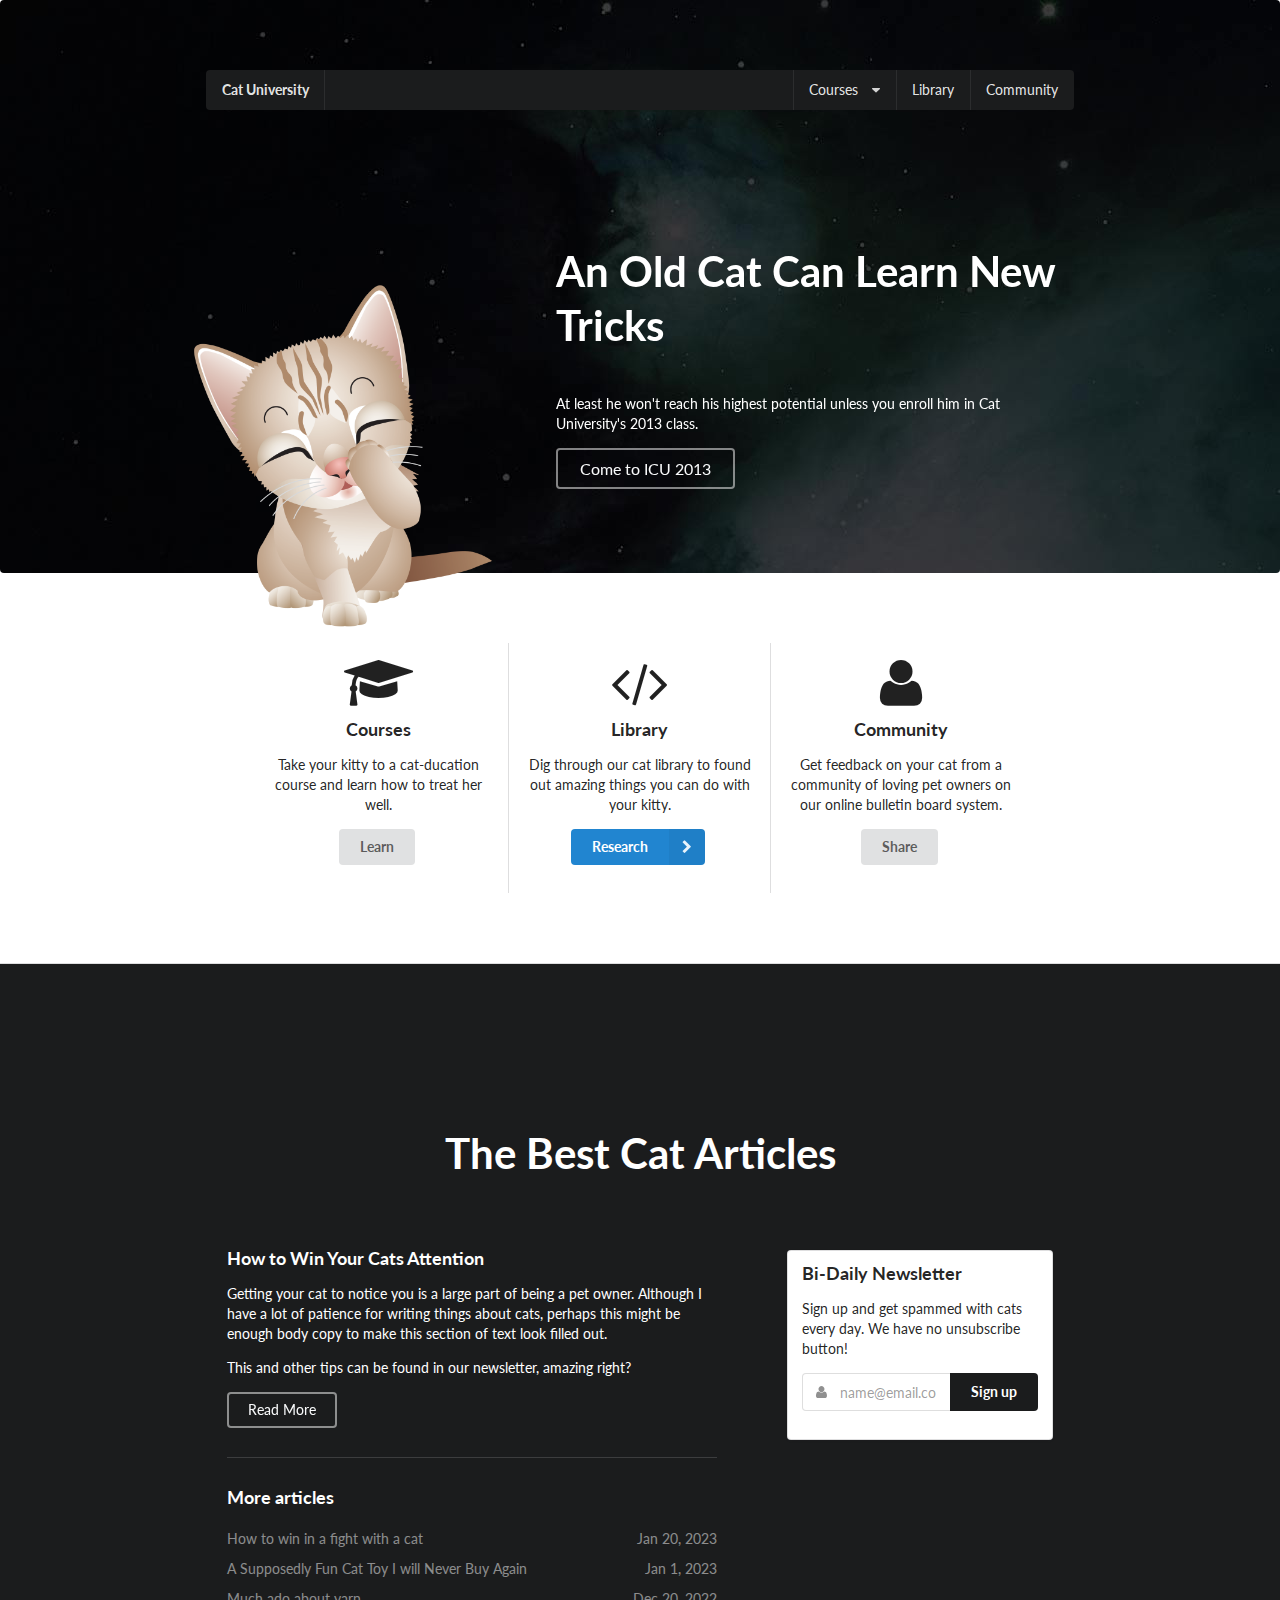
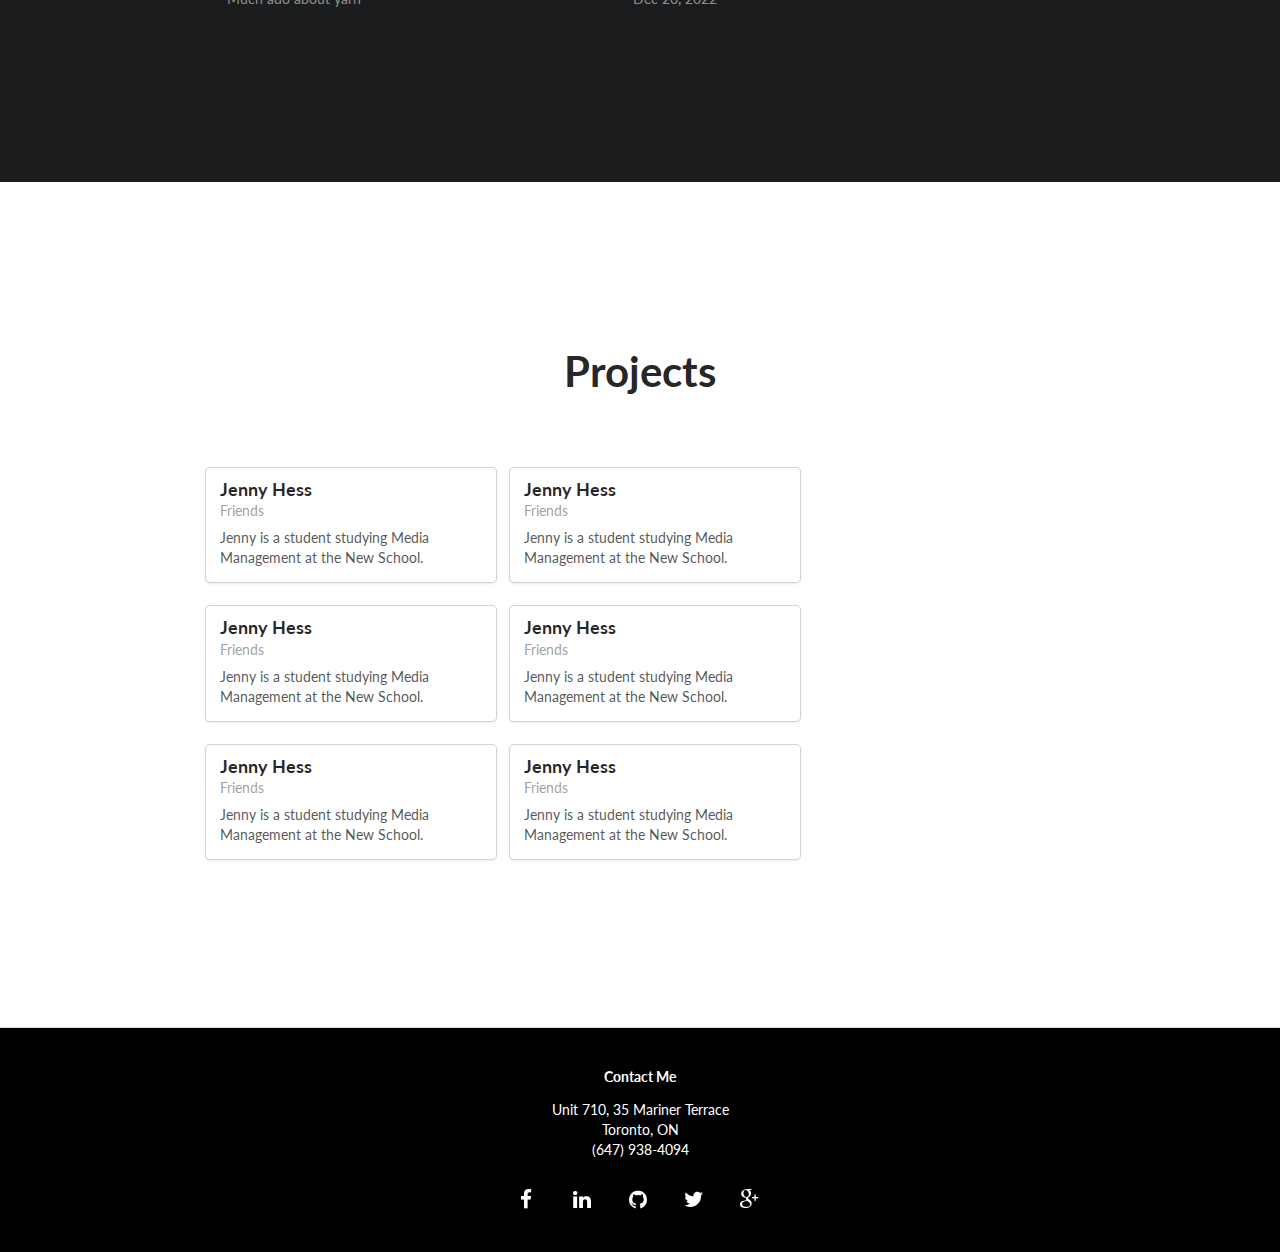
<file: index_homepage.html>
<!DOCTYPE html>
<html>
<head>
  <!-- Standard Meta -->
  <meta charset="utf-8" />
  <meta http-equiv="X-UA-Compatible" content="IE=edge,chrome=1" />
  <meta name="viewport" content="width=device-width, initial-scale=1.0, maximum-scale=1.0">

  <!-- Site Properities -->
  <title>Homepage Example - Semantic</title>

  <link rel="stylesheet" type="text/css" href="../dist/semantic.css">
  <link rel="stylesheet" type="text/css" href="examples/homepage.css">

  <script src="http://cdnjs.cloudflare.com/ajax/libs/jquery/2.0.3/jquery.js"></script>
  <script src="../dist/semantic.js"></script>
  <script src="examples/homepage.js"></script>

</head>
<body id="home">
  <div class="ui inverted masthead segment">
    <div class="ui page grid">
      <div class="column">
        <div class="ui inverted navy menu">
          <div class="header item">Cat University</div>
          <div class="right menu">
            <div class="ui mobile dropdown link item">
              Menu
              <i class="dropdown icon"></i>
              <div class="menu">
                <a class="item">Classes</a>
                <a class="item">Cocktail Hours</a>
                <a class="item">Community</a>
              </div>
            </div>
            <div class="ui dropdown link item">
              Courses
              <i class="dropdown icon"></i>
              <div class="menu">
                <a class="item">Petting</a>
                <a class="item">Feeding</a>
                <a class="item">Mind Reading</a>
              </div>
            </div>
            <a class="item">Library</a>
            <a class="item">Community</a>
          </div>
        </div>
        <img src="examples/images/cat.png" class="ui medium image">
        <div class="ui hidden transition information">
          <h1 class="ui inverted header">
            An Old Cat Can Learn New Tricks
          </h1>
          <p>At least he won't reach his highest potential unless you enroll him in Cat University's 2013 class.</p>
          <div class="large basic inverted animated fade ui button">
            <div class="visible content">Come to ICU 2013</div>
            <div class="hidden content">Register Now</div>
          </div>
        </div>
      </div>
    </div>
  </div>
  <div class="ui vertical feature segment">
    <div class="ui centered page grid">
      <div class="fourteen wide column">
        <div class="ui three column center aligned stackable divided grid">
          <div class="column">
            <div class="ui icon header">
              <i class="student icon"></i>
              Courses
            </div>
            <p>Take your kitty to a cat-ducation course and learn how to treat her well.</p>
            <p>
              <a class="ui button" href="#">
                Learn
              </a>
            </p>
          </div>
          <div class="column">
            <div class="ui icon header">
              <i class="code icon"></i>
              Library
            </div>
            <p>Dig through our cat library to found out amazing things you can do with your kitty.</p>
            <p>
              <a class="ui blue right labeled icon button" href="#">
                Research
                <i class="right chevron icon"></i>
              </a>
            </p>
          </div>
          <div class="column">
            <div class="ui icon header">
              <i class="user icon"></i>
              Community
            </div>
            <p>Get feedback on your cat from a community of loving pet owners on our online bulletin board system.</p>
            <p>
              <a class="ui button" href="#">
                Share
              </a>
            </p>
          </div>
        </div>
      </div>
    </div>
  </div>

  <div class="ui inverted vertical segment">
    <div class="ui very relaxed stackable page grid">
      <div class="row">
        <div class="column">
          <h1 class="center aligned ui inverted header">
            The Best Cat Articles
          </h1>
        </div>
      </div>
      <div class="row">
        <div class="ten wide column">
          <h3 class="ui inverted header">How to Win Your Cats Attention</h3>
          <p>Getting your cat to notice you is a large part of being a pet owner. Although I have a lot of patience for writing things about cats, perhaps this might be enough body copy to make this section of text look filled out.</p>
          <p>This and other tips can be found in our newsletter, amazing right?</p>
          <div class="ui basic inverted animated button button">
            <div class="visible content">Read More</div>
            <div class="hidden content"><i class="right arrow icon"></i></div>
          </div>
          <div class="ui inverted section divider"></div>
          <h3 class="ui inverted header">More articles</h3>
          <div class="ui inverted animated selection list">
            <div class="item">
              How to win in a fight with a cat
              <div class="right floated">Jan 20, 2023</div>
            </div>
            <div class="item">
              A Supposedly Fun Cat Toy I will Never Buy Again
              <div class="right floated">Jan 1, 2023</div>
            </div>
            <div class="item">
              Much ado about yarn
              <div class="right floated">Dec 20, 2022</div>
            </div>
          </div>
        </div>
        <div class="six wide column">
          <div class="ui form segment">
            <h3 class="ui header">Bi-Daily Newsletter</h3>
            <p>Sign up and get spammed with cats every day. We have no unsubscribe button!</p>
            <div class="field">
              <div class="ui left icon action input">
                <i class="user icon"></i>
                <input name="email" type="text" placeholder="name@email.com">
                <div class="ui black submit button">Sign up</div>
              </div>
            </div>
            <div class="ui error message"></div>
          </div>
        </div>
      </div>
    </div>
  </div>
  <div class="ui vertical segment">
	<div class="ui stackable center alligned page grid">
		<div class="row">
			<div class="column">
				<h1 class="center aligned ui header">
				Projects
				</h1>
			</div>
		</div>
		<div class="row">
			<div class="column">
				<div class="ui cards">
				   <div class="card">
					<div class="content">
					  <a class="header">Jenny Hess</a>
					  <div class="meta">
						<a>Friends</a>
					  </div>
					  <div class="description">
						Jenny is a student studying Media Management at the New School.
					  </div>
					</div>
				  </div>
				  <div class="card">
					<div class="content">
					  <a class="header">Jenny Hess</a>
					  <div class="meta">
						<a>Friends</a>
					  </div>
					  <div class="description">
						Jenny is a student studying Media Management at the New School.
					  </div>
					</div>
				  </div>
				  <div class="card">
					<div class="content">
					  <a class="header">Jenny Hess</a>
					  <div class="meta">
						<a>Friends</a>
					  </div>
					  <div class="description">
						Jenny is a student studying Media Management at the New School.
					  </div>
					</div>
				  </div>
				  <div class="card">
					<div class="content">
					  <a class="header">Jenny Hess</a>
					  <div class="meta">
						<a>Friends</a>
					  </div>
					  <div class="description">
						Jenny is a student studying Media Management at the New School.
					  </div>
					</div>
				  </div>
				  <div class="card">
					<div class="content">
					  <a class="header">Jenny Hess</a>
					  <div class="meta">
						<a>Friends</a>
					  </div>
					  <div class="description">
						Jenny is a student studying Media Management at the New School.
					  </div>
					</div>
				  </div>
				  <div class="card">
					<div class="content">
					  <a class="header">Jenny Hess</a>
					  <div class="meta">
						<a>Friends</a>
					  </div>
					  <div class="description">
						Jenny is a student studying Media Management at the New School.
					  </div>
					</div>
				  </div>				  
				</div>
			</div>
		</div>
	</div>
  </div>

  <div class="ui inverted footer vertical segment">
    <div class="ui stackable center aligned page grid">
		<div class="row">
			<div class="six wide column">
				<h5 class="ui inverted header">Contact Me</h5>
				<addr>
				  Unit 710, 35 Mariner Terrace <br>
				  Toronto, ON <br>
				</addr>
				<p>(647) 938-4094</p>
			  </div>
		</div>
		<div class="row">
			<div class="two side column">
				<i class="large facebook icon"></i>
			</div>
			<div class="two side column">
				<i class="large linkedin icon"></i>
			</div>
			<div class="two side column">
				<i class="large github icon"></i>
			</div>
			<div class="two side column">
				<i class="large twitter icon"></i>
			</div>
			<div class="two side column">
				<i class="large google plus icon"></i>
			</div>
		</div>
		
    </div>
  </div>
</body>

</html>
</file>
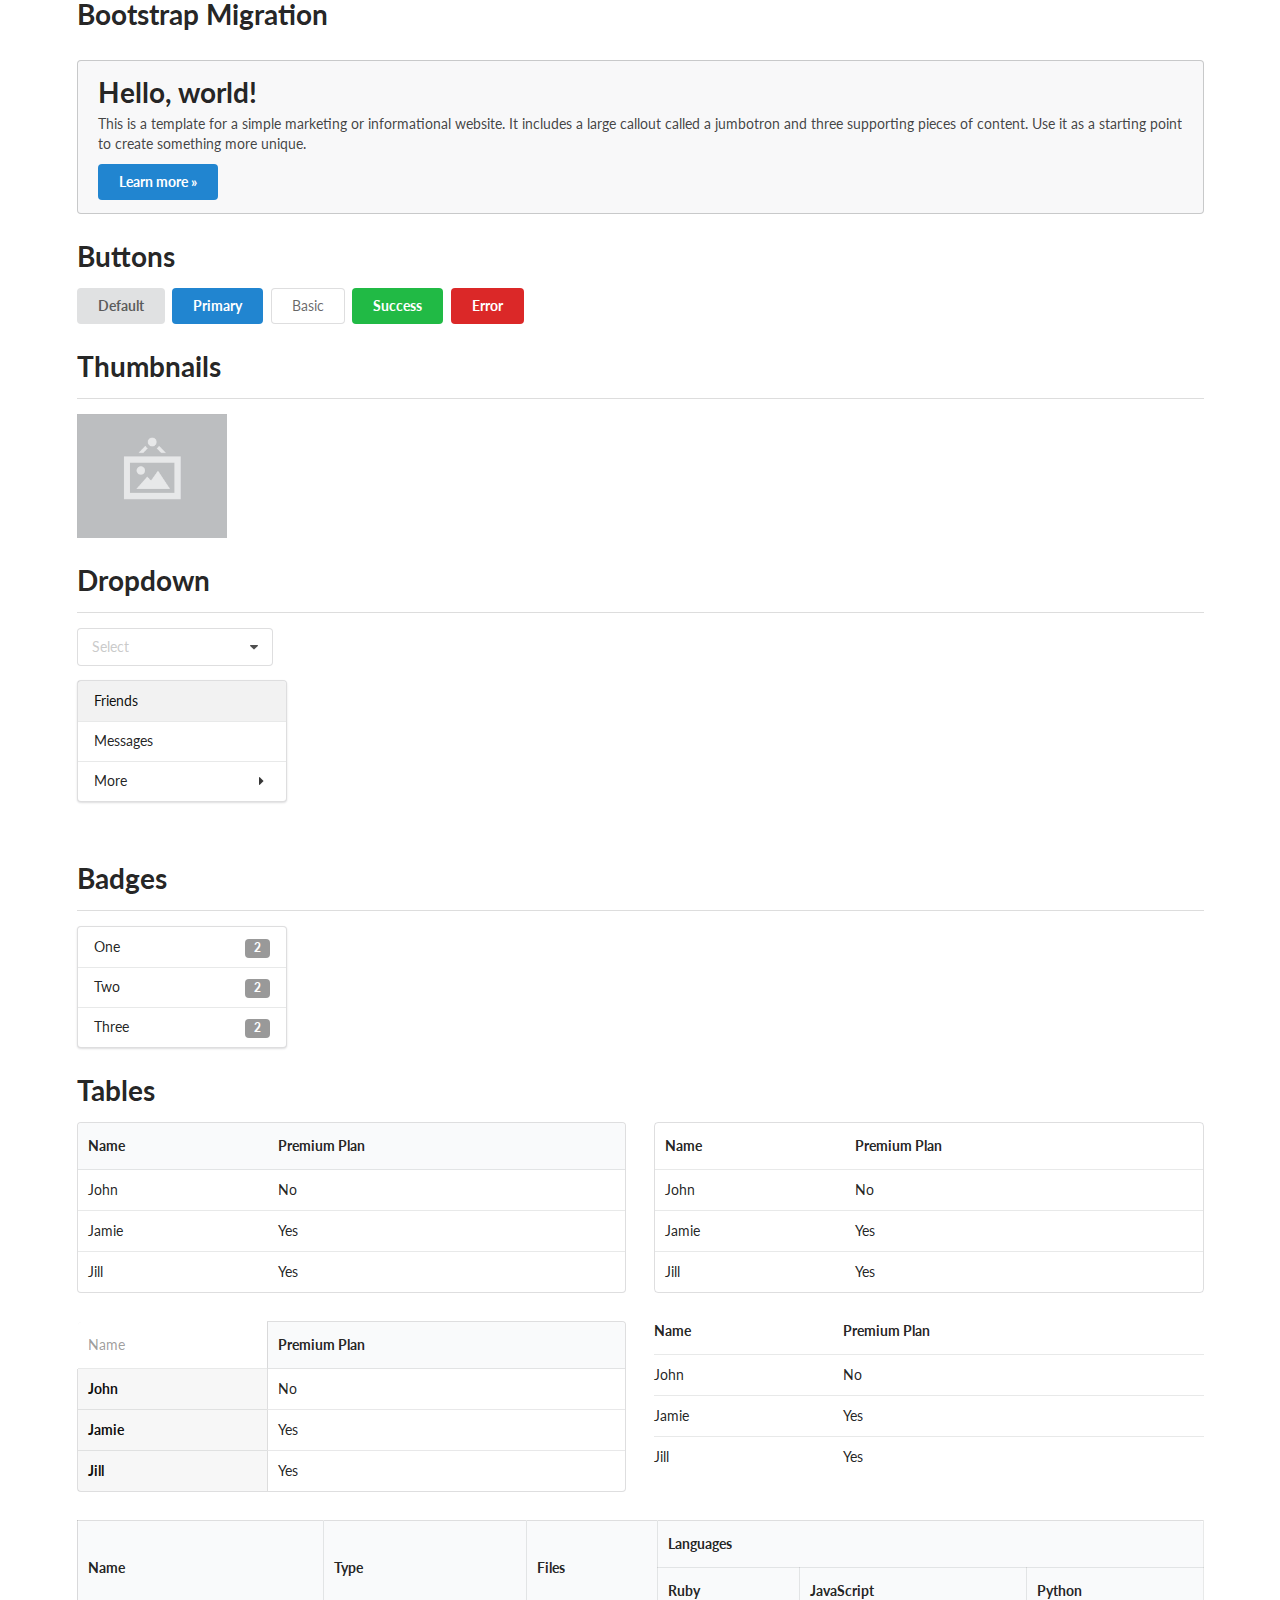
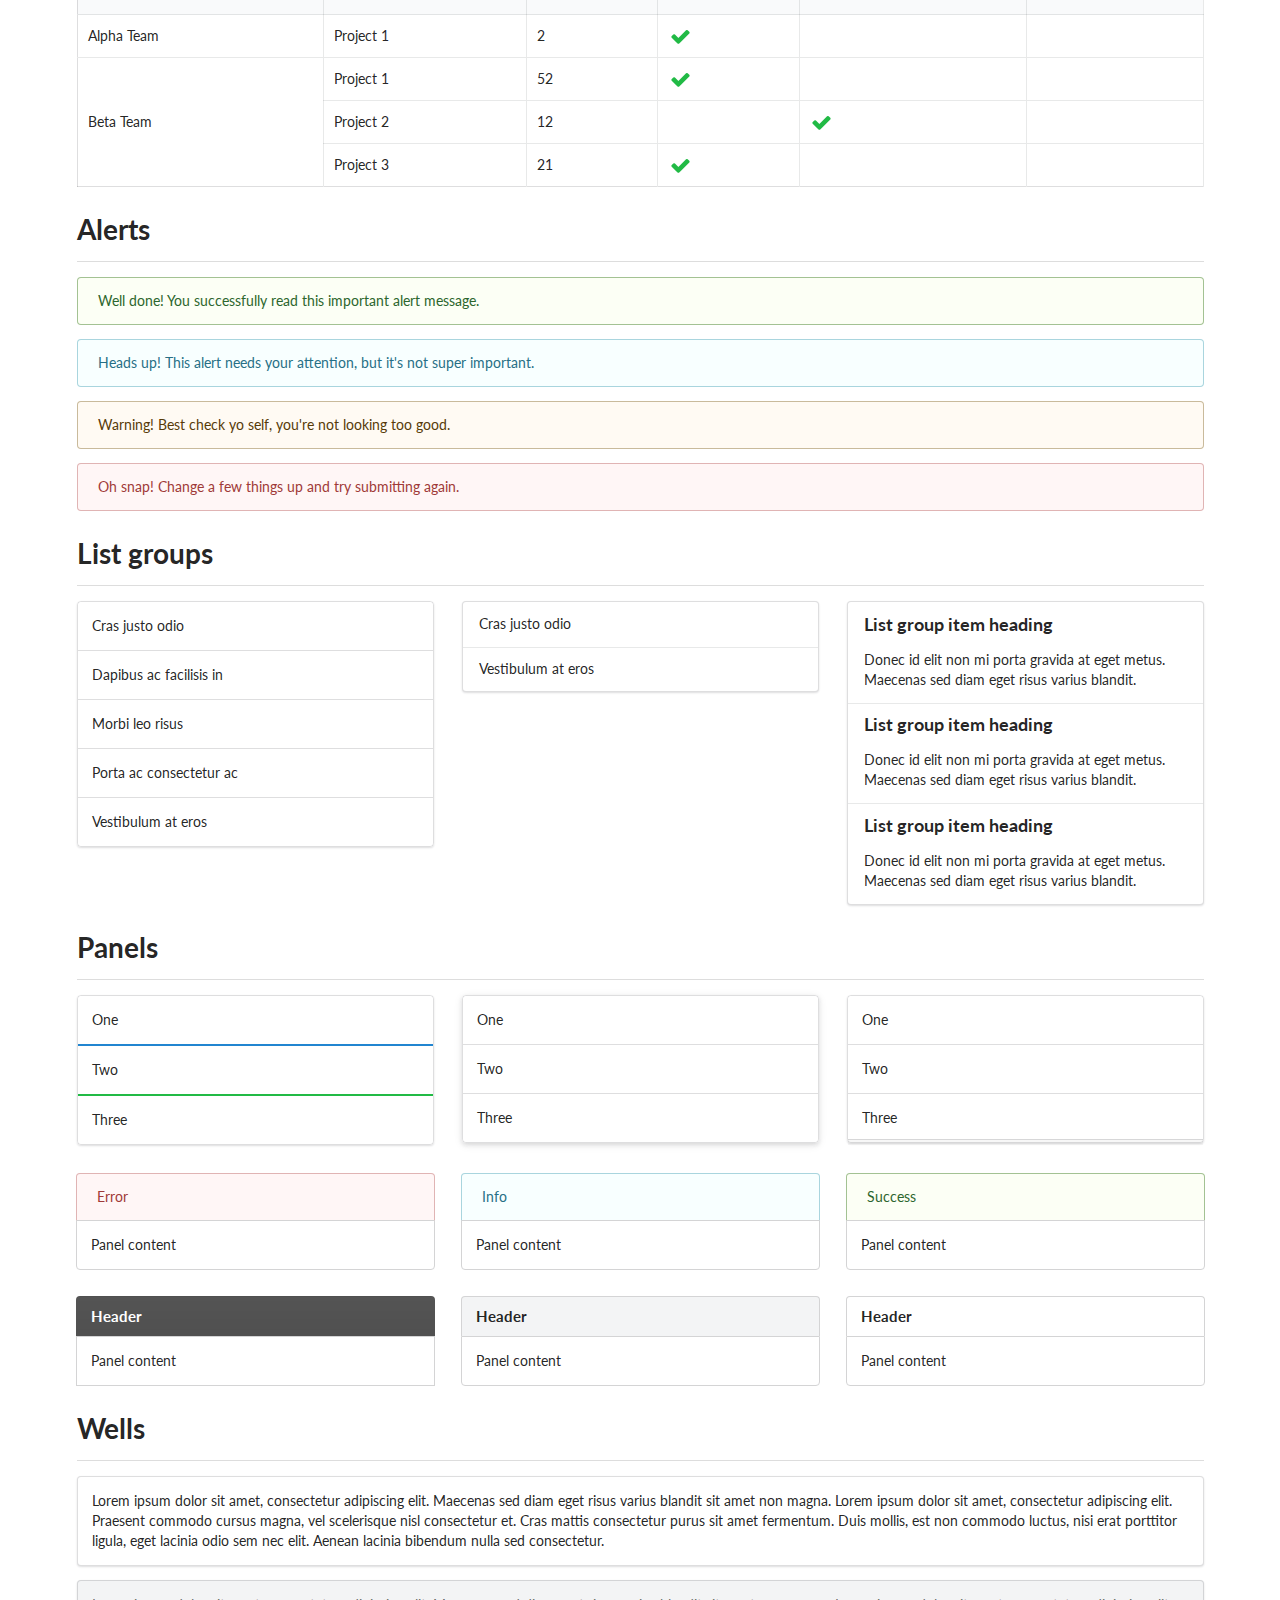
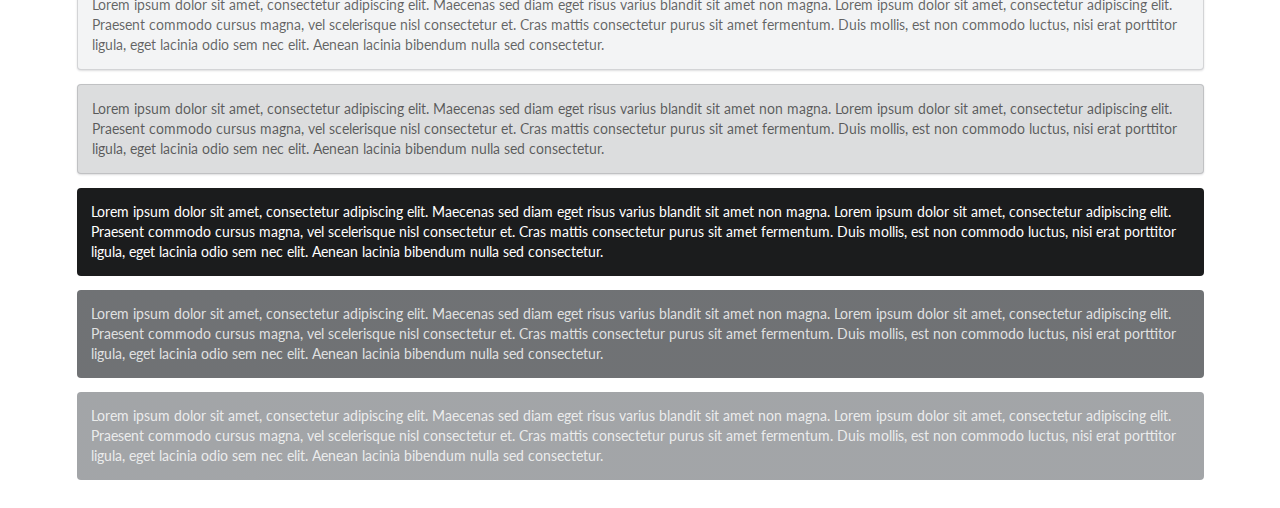
<file: examples/bootstrap.html>
<!DOCTYPE html>
<html>
<head>
  <!-- Standard Meta -->
  <meta charset="utf-8" />
  <meta http-equiv="X-UA-Compatible" content="IE=edge,chrome=1" />
  <meta name="viewport" content="width=device-width, initial-scale=1.0, maximum-scale=1.0">

  <!-- Site Properities -->
  <title>Bootstrap - Semantic</title>
  <link rel="stylesheet" type="text/css" href="../dist/semantic.css">

  <script src="assets/library/jquery.min.js"></script>
  <script src="../dist/semantic.js"></script>

  <script>
  $(document)
    .ready(function() {
      $('.ui.selection.dropdown').dropdown();
      $('.ui.menu .ui.dropdown').dropdown({
        on: 'hover'
      });
    })
  ;
  </script>
</head>
<body>

<div class="ui grid container">
  <div class="row">
    <div class="column">
      <h1 class="ui header">Bootstrap Migration</h1>
    </div>
  </div>
  <div class="row">
    <div class="column">
      <div class="ui message">
        <h1 class="ui header">Hello, world!</h1>
        <p>This is a template for a simple marketing or informational website. It includes a large callout called a jumbotron and three supporting pieces of content. Use it as a starting point to create something more unique.</p>
        <a class="ui blue button">Learn more &raquo;</a>
      </div>
    </div>
  </div>
  <div class="row">
    <div class="column">
      <h1 class="ui header">Buttons</h1>
      <a class="ui button" tabindex="0">
        Default
      </a>
      <a class="ui primary button" tabindex="0">
        Primary
      </a>
      <a class="ui basic button" tabindex="0">
        Basic
      </a>
      <a class="ui positive button" tabindex="0">
        Success
      </a>
      <a class="ui negative button" tabindex="0">
        Error
      </a>
    </div>
  </div>
  <div class="row">
    <div class="column">
      <h1 class="ui header">Thumbnails</h1>
      <div class="ui divider"></div>
      <img class="ui small image" src="assets/images/wireframe/image.png">
    </div>
  </div>
  <div class="row">
    <div class="column">
      <h1 class="ui header">Dropdown</h1>
      <div class="ui divider"></div>
      <div class="ui selection dropdown">
        <input type="hidden" name="selection">
        <i class="dropdown icon"></i>
        <div class="default text">Select</div>
        <div class="menu">
          <div class="item" data-value="male">Male</div>
          <div class="item" data-value="female">Female</div>
        </div>
      </div>
      <div class="ui vertical menu">
        <a class="active item">
          Friends
        </a>
        <a class="item">
          Messages
        </a>
        <div class="ui dropdown item">
          <i class="dropdown icon"></i>
          More
          <div class="menu">
            <a class="item">Edit Profile</a>
            <a class="item">Choose Language</a>
            <a class="item">Account Settings</a>
          </div>
        </div>
      </div>

      <div class="ui dropdown">
        <div class="visible menu">
          <div class="header">Categories</div>
          <div class="item">
            <i class="dropdown icon"></i>
            <span class="text">Clothing</span>
            <div class="menu">
              <div class="header">Mens</div>
              <div class="item">Shirts</div>
              <div class="item">Pants</div>
              <div class="item">Jeans</div>
              <div class="item">Shoes</div>
              <div class="divider"></div>
              <div class="header">Womens</div>
              <div class="item">Dresses</div>
              <div class="item">Shoes</div>
              <div class="item">Bags</div>
            </div>
          </div>
          <div class="item">Home Goods</div>
          <div class="item">Bedroom</div>
          <div class="divider"></div>
          <div class="header">Order</div>
          <div class="item">Status</div>
          <div class="item">Cancellations</div>
        </div>
      </div>
    </div>
  </div>
  <div class="row">
    <div class="column">
      <h1 class="ui header">Badges</h1>
      <div class="ui divider"></div>
      <div class="ui vertical menu">
        <div class="item">
          One <span class="ui label">2</span>
        </div>
        <div class="item">
          Two <span class="ui label">2</span>
        </div>
        <div class="item">
          Three <span class="ui label">2</span>
        </div>
      </div>
    </div>
  </div>

  <div class="row">
    <div class="column">
      <h1 class="ui header">Tables</h1>
      <div class="ui two column grid">
        <div class="column">
          <table class="ui table">
            <thead>
              <tr>
                <th>Name</th>
                <th>Premium Plan</th>
              </tr>
            </thead>
            <tbody>
              <tr>
                <td>John</td>
                <td>No</td>
              </tr>
              <tr>
                <td>Jamie</td>
                <td>Yes</td>
              </tr>
              <tr>
                <td>Jill</td>
                <td>Yes</td>
              </tr>
            </tbody>
          </table>
        </div>
        <div class="column">
          <table class="ui basic table">
            <thead>
              <tr>
                <th>Name</th>
                <th>Premium Plan</th>
              </tr>
            </thead>
            <tbody>
              <tr>
                <td>John</td>
                <td>No</td>
              </tr>
              <tr>
                <td>Jamie</td>
                <td>Yes</td>
              </tr>
              <tr>
                <td>Jill</td>
                <td>Yes</td>
              </tr>
            </tbody>
          </table>
        </div>
        <div class="column">
          <table class="ui definition table">
            <thead>
              <tr>
                <th>Name</th>
                <th>Premium Plan</th>
              </tr>
            </thead>
            <tbody>
              <tr>
                <td>John</td>
                <td>No</td>
              </tr>
              <tr>
                <td>Jamie</td>
                <td>Yes</td>
              </tr>
              <tr>
                <td>Jill</td>
                <td>Yes</td>
              </tr>
            </tbody>
          </table>
        </div>
        <div class="column">
          <table class="ui very basic table">
            <thead>
              <tr>
                <th>Name</th>
                <th>Premium Plan</th>
              </tr>
            </thead>
            <tbody>
              <tr>
                <td>John</td>
                <td>No</td>
              </tr>
              <tr>
                <td>Jamie</td>
                <td>Yes</td>
              </tr>
              <tr>
                <td>Jill</td>
                <td>Yes</td>
              </tr>
            </tbody>
          </table>
        </div>
        <div class="sixteen wide column">
          <table class="ui celled structured table">
            <thead>
              <tr>
                <th rowspan="2">Name</th>
                <th rowspan="2">Type</th>
                <th rowspan="2">Files</th>
                <th colspan="3">Languages</th>
              </tr>
              <tr>
                <th>Ruby</th>
                <th>JavaScript</th>
                <th>Python</th>
              </tr>
            </thead>
            <tbody>
              <tr>
                <td>Alpha Team</td>
                <td>Project 1</td>
                <td>2</td>
                <td>
                  <i class="large green checkmark icon"></i>
                </td>
                <td></td>
                <td></td>
              </tr>
              <tr>
                <td rowspan="3">Beta Team</td>
                <td>Project 1</td>
                <td>52</td>
                <td>
                  <i class="large green checkmark icon"></i>
                </td>
                <td></td>
                <td></td>
              </tr>
              <tr>
                <td>Project 2</td>
                <td>12</td>
                <td></td>
                <td>
                  <i class="large green checkmark icon"></i>
                </td>
                <td></td>
              </tr>
              <tr>
                <td>Project 3</td>
                <td>21</td>
                <td>
                  <i class="large green checkmark icon"></i>
                </td>
                <td></td>
                <td></td>
              </tr>
            </tbody>
          </table>
        </div>
      </div>
    </div>
  </div>
  <div class="row">
    <div class="column">
      <h1 class="ui header">Alerts</h1>
      <div class="ui divider"></div>
      <div class="ui positive message">Well done! You successfully read this important alert message.</div>
      <div class="ui info message">Heads up! This alert needs your attention, but it's not super important.</div>
      <div class="ui warning message">Warning! Best check yo self, you're not looking too good.</div>
      <div class="ui error message">Oh snap! Change a few things up and try submitting again.</div>
    </div>
  </div>
  <div class="row">
    <div class="column">
      <h1 class="ui header">List groups</h1>
      <div class="ui divider"></div>
      <div class="ui three column grid">
        <div class="column">
          <div class="ui segments">
            <div class="ui segment">
              <p>Cras justo odio</p>
            </div>
            <div class="ui segment">
              <p>Dapibus ac facilisis in</p>
            </div>
            <div class="ui segment">
              <p>Morbi leo risus</p>
            </div>
            <div class="ui segment">
              <p>Porta ac consectetur ac</p>
            </div>
            <div class="ui segment">
             <p>Vestibulum at eros</p>
           </div>
         </div>
        </div>
        <div class="column">
          <div class="ui fluid vertical menu">
            <a class="item">
              <p>Cras justo odio</p>
            </a>
            <a class="item">
             <p>Vestibulum at eros</p>
            </a>
          </div>
        </div>
        <div class="column">
          <div class="ui fluid vertical menu">
            <a class="item">
              <h1 class="ui medium header">List group item heading</h1>
              <p>Donec id elit non mi porta gravida at eget metus. Maecenas sed diam eget risus varius blandit.</p>
            </a>
            <a class="item">
              <h1 class="ui medium header">List group item heading</h1>
              <p>Donec id elit non mi porta gravida at eget metus. Maecenas sed diam eget risus varius blandit.</p>
            </a>
            <a class="item">
              <h1 class="ui medium header">List group item heading</h1>
              <p>Donec id elit non mi porta gravida at eget metus. Maecenas sed diam eget risus varius blandit.</p>
            </a>
          </div>
        </div>
      </div>
    </div>
  </div>
  <div class="row">
    <div class="column">
      <h1 class="ui header">Panels</h1>
      <div class="ui divider"></div>
      <div class="ui three column grid">
        <div class="column">
          <div class="ui segments">
            <div class="ui red segment">One</div>
            <div class="ui blue segment">Two</div>
            <div class="ui green segment">Three</div>
          </div>
        </div>
        <div class="column">
          <div class="ui raised segments">
            <div class="ui segment">One</div>
            <div class="ui segment">Two</div>
            <div class="ui segment">Three</div>
          </div>
        </div>
        <div class="column">
          <div class="ui stacked segments">
            <div class="ui segment">One</div>
            <div class="ui segment">Two</div>
            <div class="ui segment">Three</div>
          </div>
        </div>
        <div class="column">
          <div class="ui top attached error message">Error</div>
          <div class="ui bottom attached segment">Panel content</div>
        </div>
        <div class="column">
          <div class="ui top attached info message">Info</div>
          <div class="ui bottom attached segment">Panel content</div>
        </div>
        <div class="column">
          <div class="ui top attached success message">Success</div>
          <div class="ui bottom attached segment">Panel content</div>
        </div>
        <div class="column">
          <h4 class="ui top attached inverted header">Header</h4>
          <div class="ui buttom attached segment">Panel content</div>
        </div>
        <div class="column">
          <h4 class="ui top attached block header">Header</h4>
          <div class="ui bottom attached segment">Panel content</div>
        </div>
        <div class="column">
          <h4 class="ui top attached header">Header</h4>
          <div class="ui bottom attached segment">Panel content</div>
        </div>
      </div>
    </div>
  </div>
  <div class="row">
    <div class="column">
      <h1 class="ui header">Wells</h1>
      <div class="ui divider"></div>
      <div class="ui segment">
        <p>Lorem ipsum dolor sit amet, consectetur adipiscing elit. Maecenas sed diam eget risus varius blandit sit amet non magna. Lorem ipsum dolor sit amet, consectetur adipiscing elit. Praesent commodo cursus magna, vel scelerisque nisl consectetur et. Cras mattis consectetur purus sit amet fermentum. Duis mollis, est non commodo luctus, nisi erat porttitor ligula, eget lacinia odio sem nec elit. Aenean lacinia bibendum nulla sed consectetur.</p>
      </div>
      <div class="ui secondary segment">
        <p>Lorem ipsum dolor sit amet, consectetur adipiscing elit. Maecenas sed diam eget risus varius blandit sit amet non magna. Lorem ipsum dolor sit amet, consectetur adipiscing elit. Praesent commodo cursus magna, vel scelerisque nisl consectetur et. Cras mattis consectetur purus sit amet fermentum. Duis mollis, est non commodo luctus, nisi erat porttitor ligula, eget lacinia odio sem nec elit. Aenean lacinia bibendum nulla sed consectetur.</p>
      </div>
      <div class="ui tertiary segment">
        <p>Lorem ipsum dolor sit amet, consectetur adipiscing elit. Maecenas sed diam eget risus varius blandit sit amet non magna. Lorem ipsum dolor sit amet, consectetur adipiscing elit. Praesent commodo cursus magna, vel scelerisque nisl consectetur et. Cras mattis consectetur purus sit amet fermentum. Duis mollis, est non commodo luctus, nisi erat porttitor ligula, eget lacinia odio sem nec elit. Aenean lacinia bibendum nulla sed consectetur.</p>
      </div>
      <div class="ui inverted segment">
        <p>Lorem ipsum dolor sit amet, consectetur adipiscing elit. Maecenas sed diam eget risus varius blandit sit amet non magna. Lorem ipsum dolor sit amet, consectetur adipiscing elit. Praesent commodo cursus magna, vel scelerisque nisl consectetur et. Cras mattis consectetur purus sit amet fermentum. Duis mollis, est non commodo luctus, nisi erat porttitor ligula, eget lacinia odio sem nec elit. Aenean lacinia bibendum nulla sed consectetur.</p>
      </div>
      <div class="ui secondary inverted segment">
        <p>Lorem ipsum dolor sit amet, consectetur adipiscing elit. Maecenas sed diam eget risus varius blandit sit amet non magna. Lorem ipsum dolor sit amet, consectetur adipiscing elit. Praesent commodo cursus magna, vel scelerisque nisl consectetur et. Cras mattis consectetur purus sit amet fermentum. Duis mollis, est non commodo luctus, nisi erat porttitor ligula, eget lacinia odio sem nec elit. Aenean lacinia bibendum nulla sed consectetur.</p>
      </div>
      <div class="ui tertiary inverted segment">
        <p>Lorem ipsum dolor sit amet, consectetur adipiscing elit. Maecenas sed diam eget risus varius blandit sit amet non magna. Lorem ipsum dolor sit amet, consectetur adipiscing elit. Praesent commodo cursus magna, vel scelerisque nisl consectetur et. Cras mattis consectetur purus sit amet fermentum. Duis mollis, est non commodo luctus, nisi erat porttitor ligula, eget lacinia odio sem nec elit. Aenean lacinia bibendum nulla sed consectetur.</p>
      </div>
    </div>
  </div>
</div>

</body>

</html>
</file>
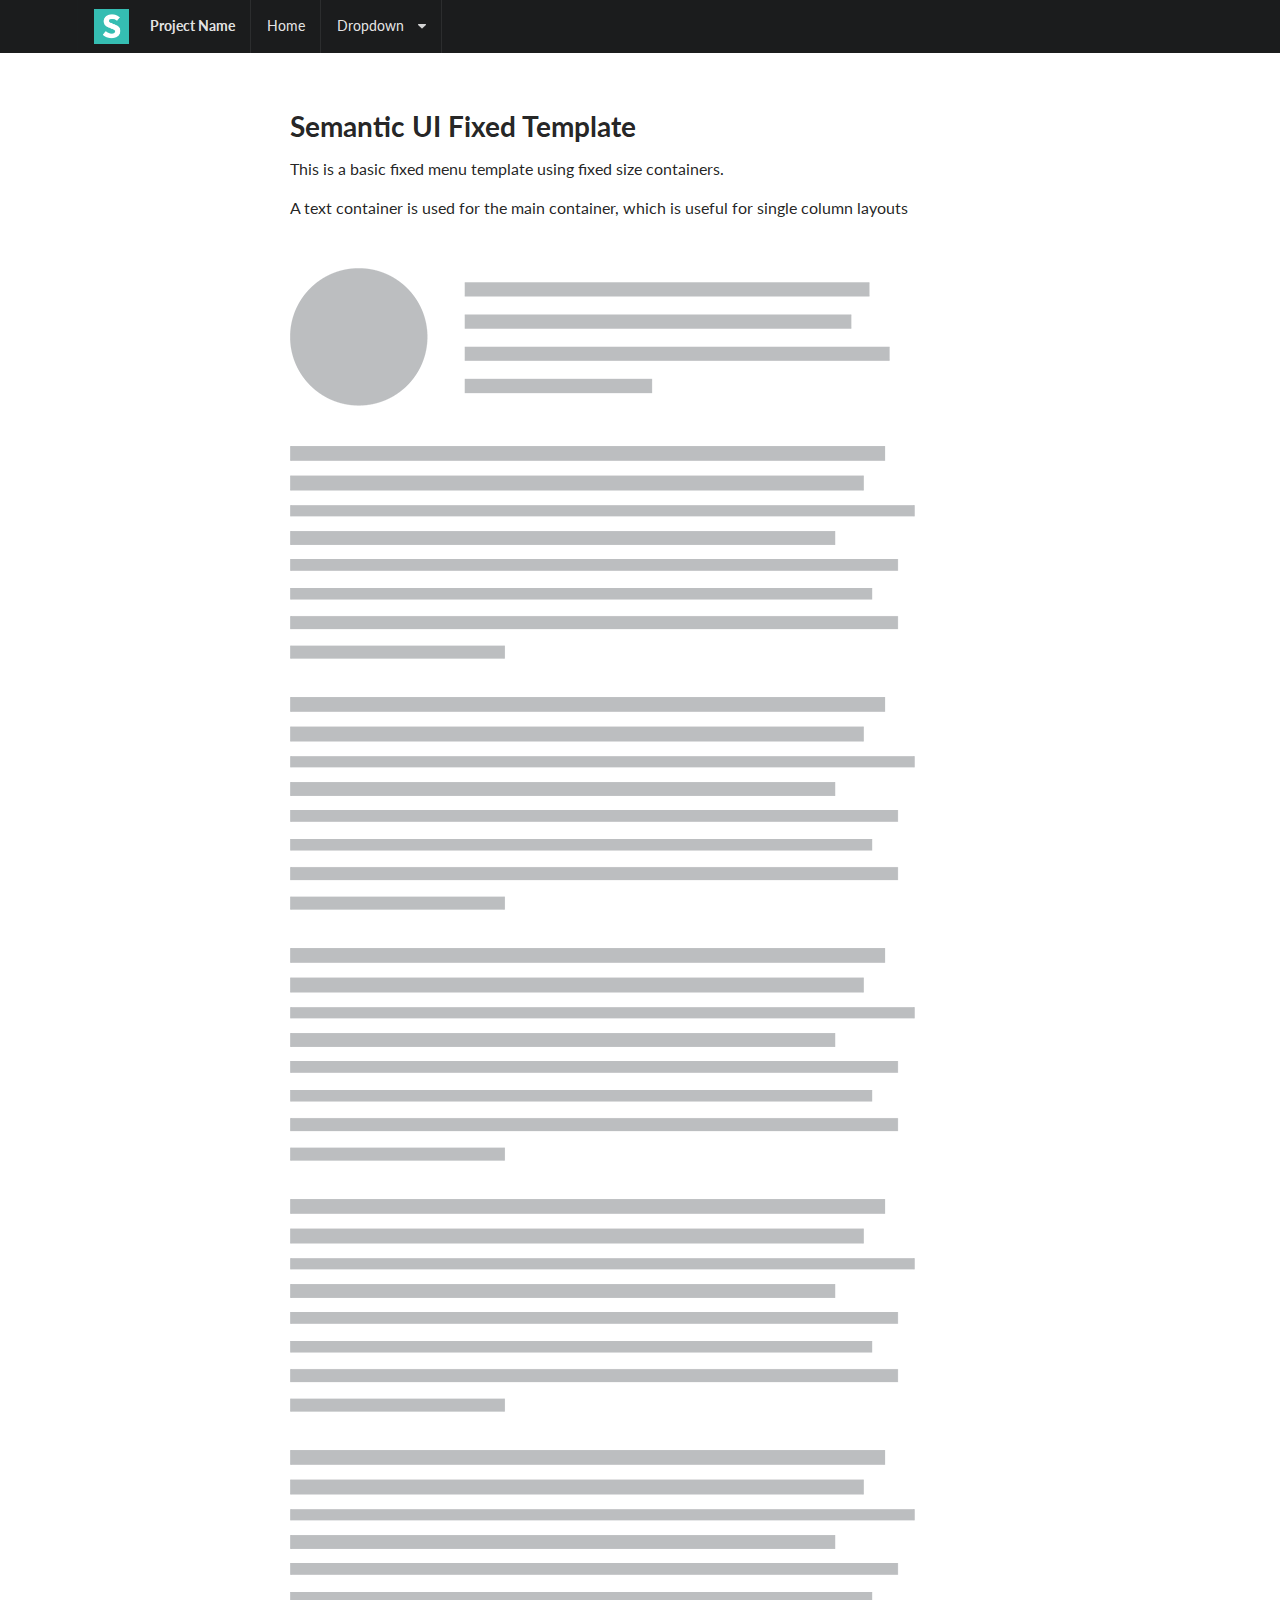
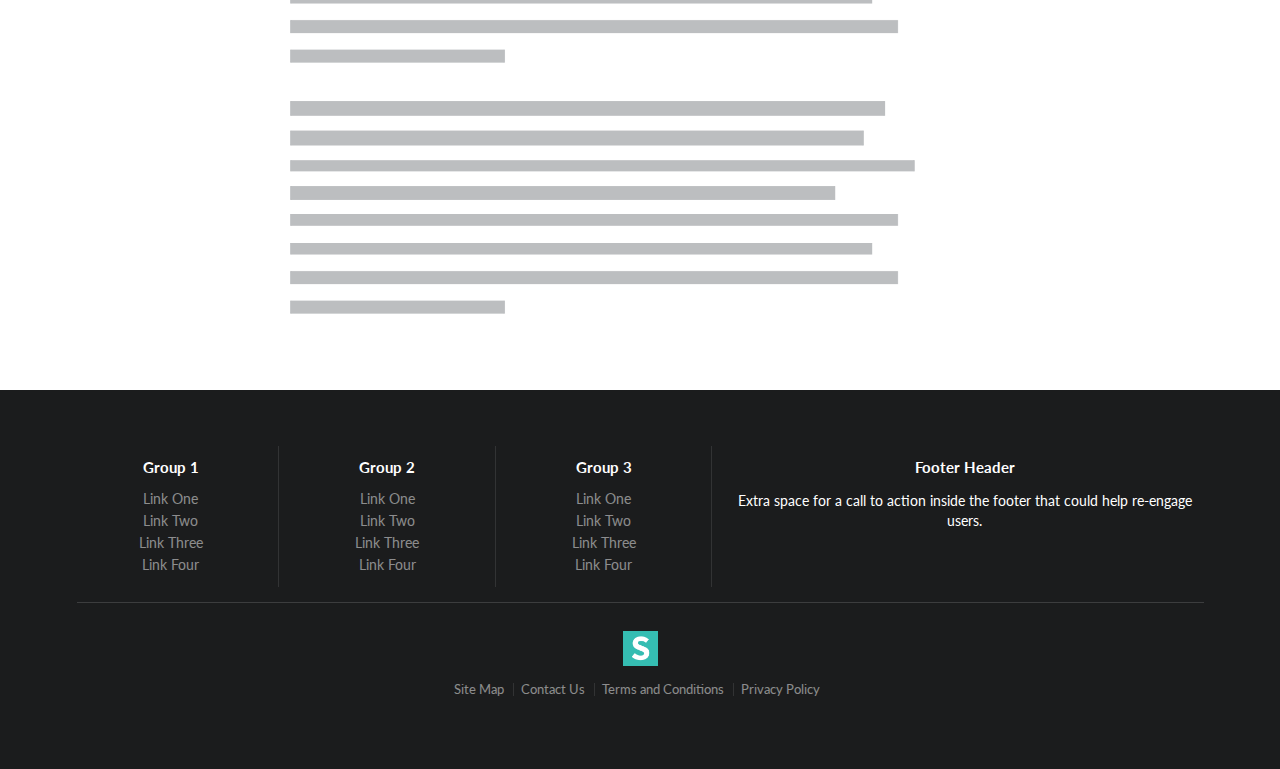
<file: examples/fixed.html>
<!DOCTYPE html>
<html>
<head>
  <!-- Standard Meta -->
  <meta charset="utf-8" />
  <meta http-equiv="X-UA-Compatible" content="IE=edge,chrome=1" />
  <meta name="viewport" content="width=device-width, initial-scale=1.0, maximum-scale=1.0">

  <!-- Site Properities -->
  <title>Fixed Menu Example - Semantic</title>

  <link rel="stylesheet" type="text/css" href="../dist/components/reset.css">
  <link rel="stylesheet" type="text/css" href="../dist/components/site.css">

  <link rel="stylesheet" type="text/css" href="../dist/components/container.css">
  <link rel="stylesheet" type="text/css" href="../dist/components/grid.css">
  <link rel="stylesheet" type="text/css" href="../dist/components/header.css">
  <link rel="stylesheet" type="text/css" href="../dist/components/image.css">
  <link rel="stylesheet" type="text/css" href="../dist/components/menu.css">

  <link rel="stylesheet" type="text/css" href="../dist/components/divider.css">
  <link rel="stylesheet" type="text/css" href="../dist/components/list.css">
  <link rel="stylesheet" type="text/css" href="../dist/components/segment.css">
  <link rel="stylesheet" type="text/css" href="../dist/components/dropdown.css">
  <link rel="stylesheet" type="text/css" href="../dist/components/icon.css">

  <style type="text/css">
  body {
    background-color: #FFFFFF;
  }
  .ui.menu .item img.logo {
    margin-right: 1.5em;
  }
  .main.container {
    margin-top: 7em;
  }
  .wireframe {
    margin-top: 2em;
  }
  .ui.footer.segment {
    margin: 5em 0em 0em;
    padding: 5em 0em;
  }
  </style>

</head>
<body>

  <div class="ui fixed inverted menu">
    <div class="ui container">
      <div href="#" class="header item">
        <img class="logo" src="assets/images/logo.png">
        Project Name
      </div>
      <a href="#" class="item">Home</a>
      <a href="#" class="ui simple dropdown item">
        Dropdown <i class="dropdown icon"></i>
        <div class="menu">
          <div class="item">Link Item</div>
          <div class="item">Link Item</div>
          <div class="divider"></div>
          <div class="header">Header Item</div>
          <div class="item">
            <i class="dropdown icon"></i>
            Sub Menu
            <div class="menu">
              <div class="item">Link Item</div>
              <div class="item">Link Item</div>
            </div>
          </div>
          <div class="item">Link Item</div>
        </div>
      </a>
    </div>
  </div>

  <div class="ui main text container">
    <h1 class="ui header">Semantic UI Fixed Template</h1>
    <p>This is a basic fixed menu template using fixed size containers.</p>
    <p>A text container is used for the main container, which is useful for single column layouts</p>
    <img class="wireframe" src="assets/images/wireframe/media-paragraph.png">
    <img class="wireframe" src="assets/images/wireframe/paragraph.png">
    <img class="wireframe" src="assets/images/wireframe/paragraph.png">
    <img class="wireframe" src="assets/images/wireframe/paragraph.png">
    <img class="wireframe" src="assets/images/wireframe/paragraph.png">
    <img class="wireframe" src="assets/images/wireframe/paragraph.png">
    <img class="wireframe" src="assets/images/wireframe/paragraph.png">
  </div>

  <div class="ui inverted vertical footer segment">
    <div class="ui center aligned container">
      <div class="ui stackable inverted divided grid">
        <div class="three wide column">
          <h4 class="ui inverted header">Group 1</h4>
          <div class="ui inverted link list">
            <a href="#" class="item">Link One</a>
            <a href="#" class="item">Link Two</a>
            <a href="#" class="item">Link Three</a>
            <a href="#" class="item">Link Four</a>
          </div>
        </div>
        <div class="three wide column">
          <h4 class="ui inverted header">Group 2</h4>
          <div class="ui inverted link list">
            <a href="#" class="item">Link One</a>
            <a href="#" class="item">Link Two</a>
            <a href="#" class="item">Link Three</a>
            <a href="#" class="item">Link Four</a>
          </div>
        </div>
        <div class="three wide column">
          <h4 class="ui inverted header">Group 3</h4>
          <div class="ui inverted link list">
            <a href="#" class="item">Link One</a>
            <a href="#" class="item">Link Two</a>
            <a href="#" class="item">Link Three</a>
            <a href="#" class="item">Link Four</a>
          </div>
        </div>
        <div class="seven wide column">
          <h4 class="ui inverted header">Footer Header</h4>
          <p>Extra space for a call to action inside the footer that could help re-engage users.</p>
        </div>
      </div>
      <div class="ui inverted section divider"></div>
      <img src="assets/images/logo.png" class="ui centered mini image">
      <div class="ui horizontal inverted small divided link list">
        <a class="item" href="#">Site Map</a>
        <a class="item" href="#">Contact Us</a>
        <a class="item" href="#">Terms and Conditions</a>
        <a class="item" href="#">Privacy Policy</a>
      </div>
    </div>
  </div>
</body>

</html>
</file>
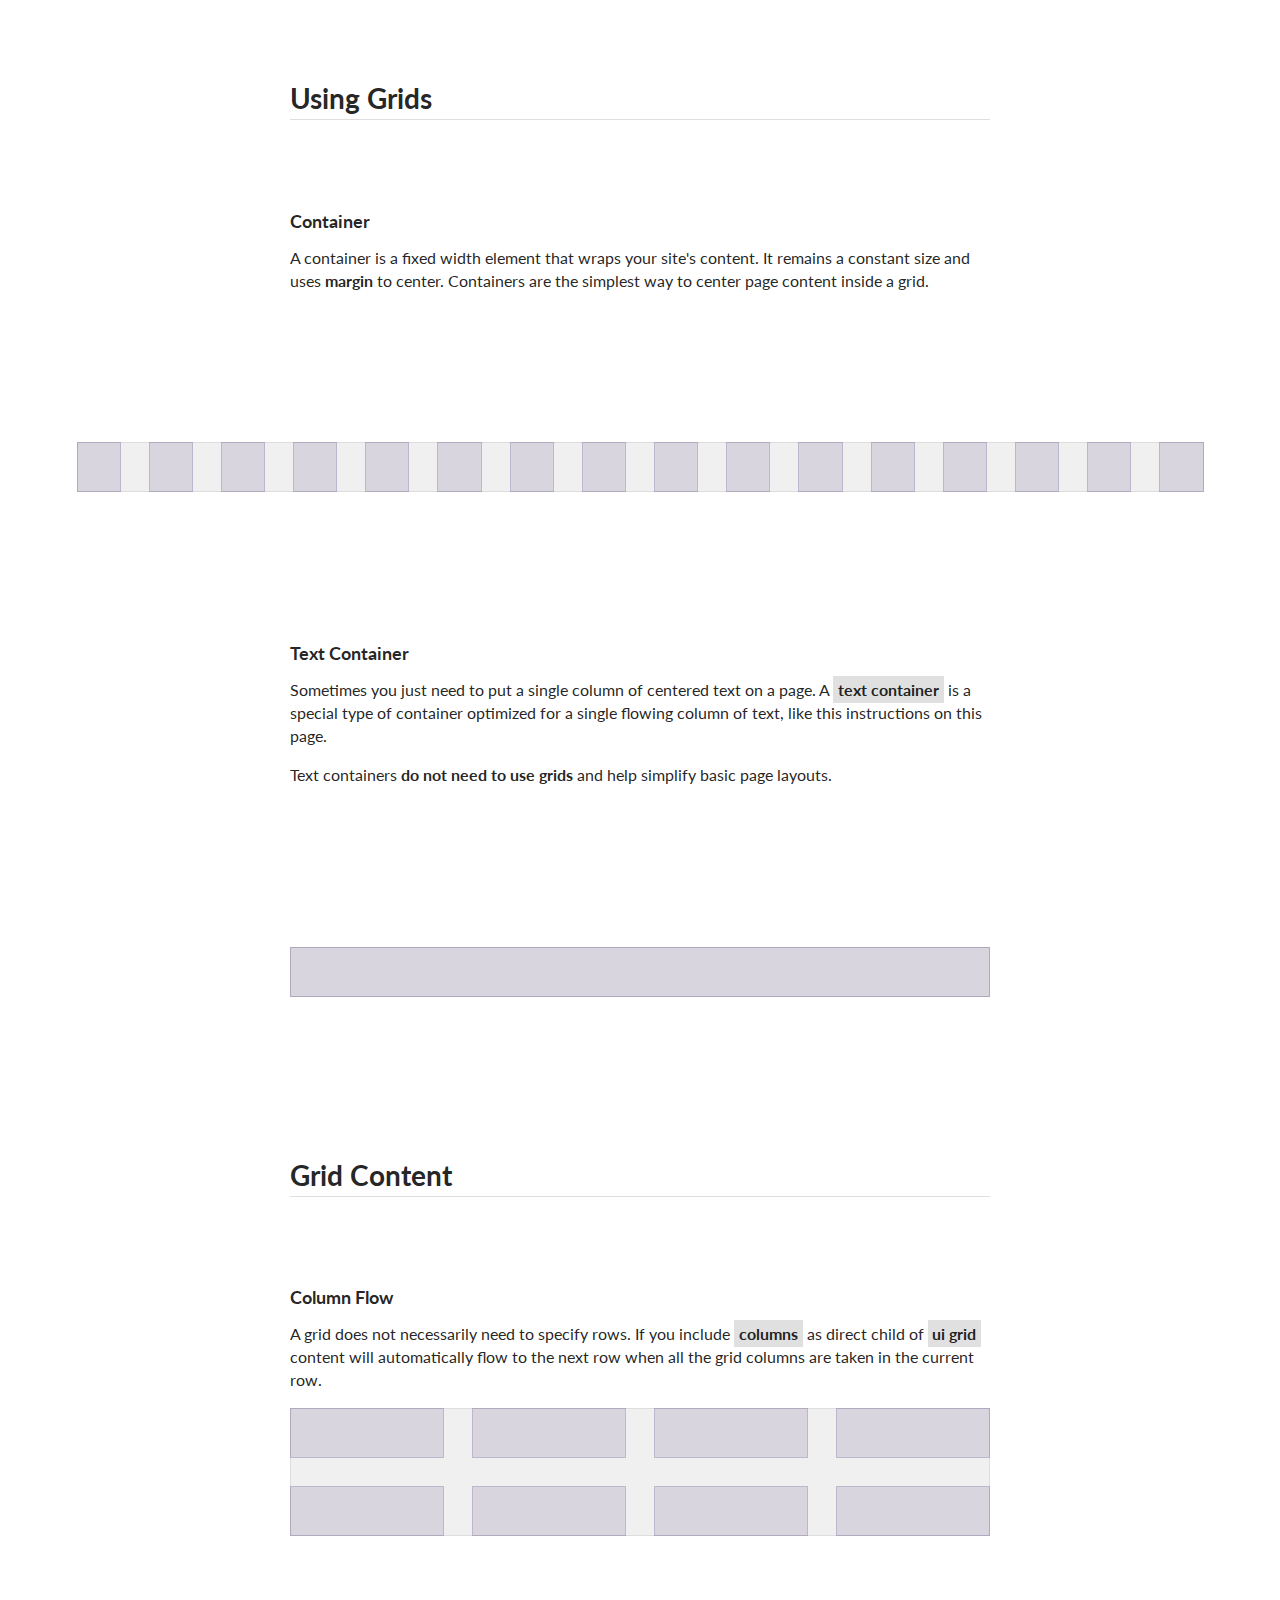
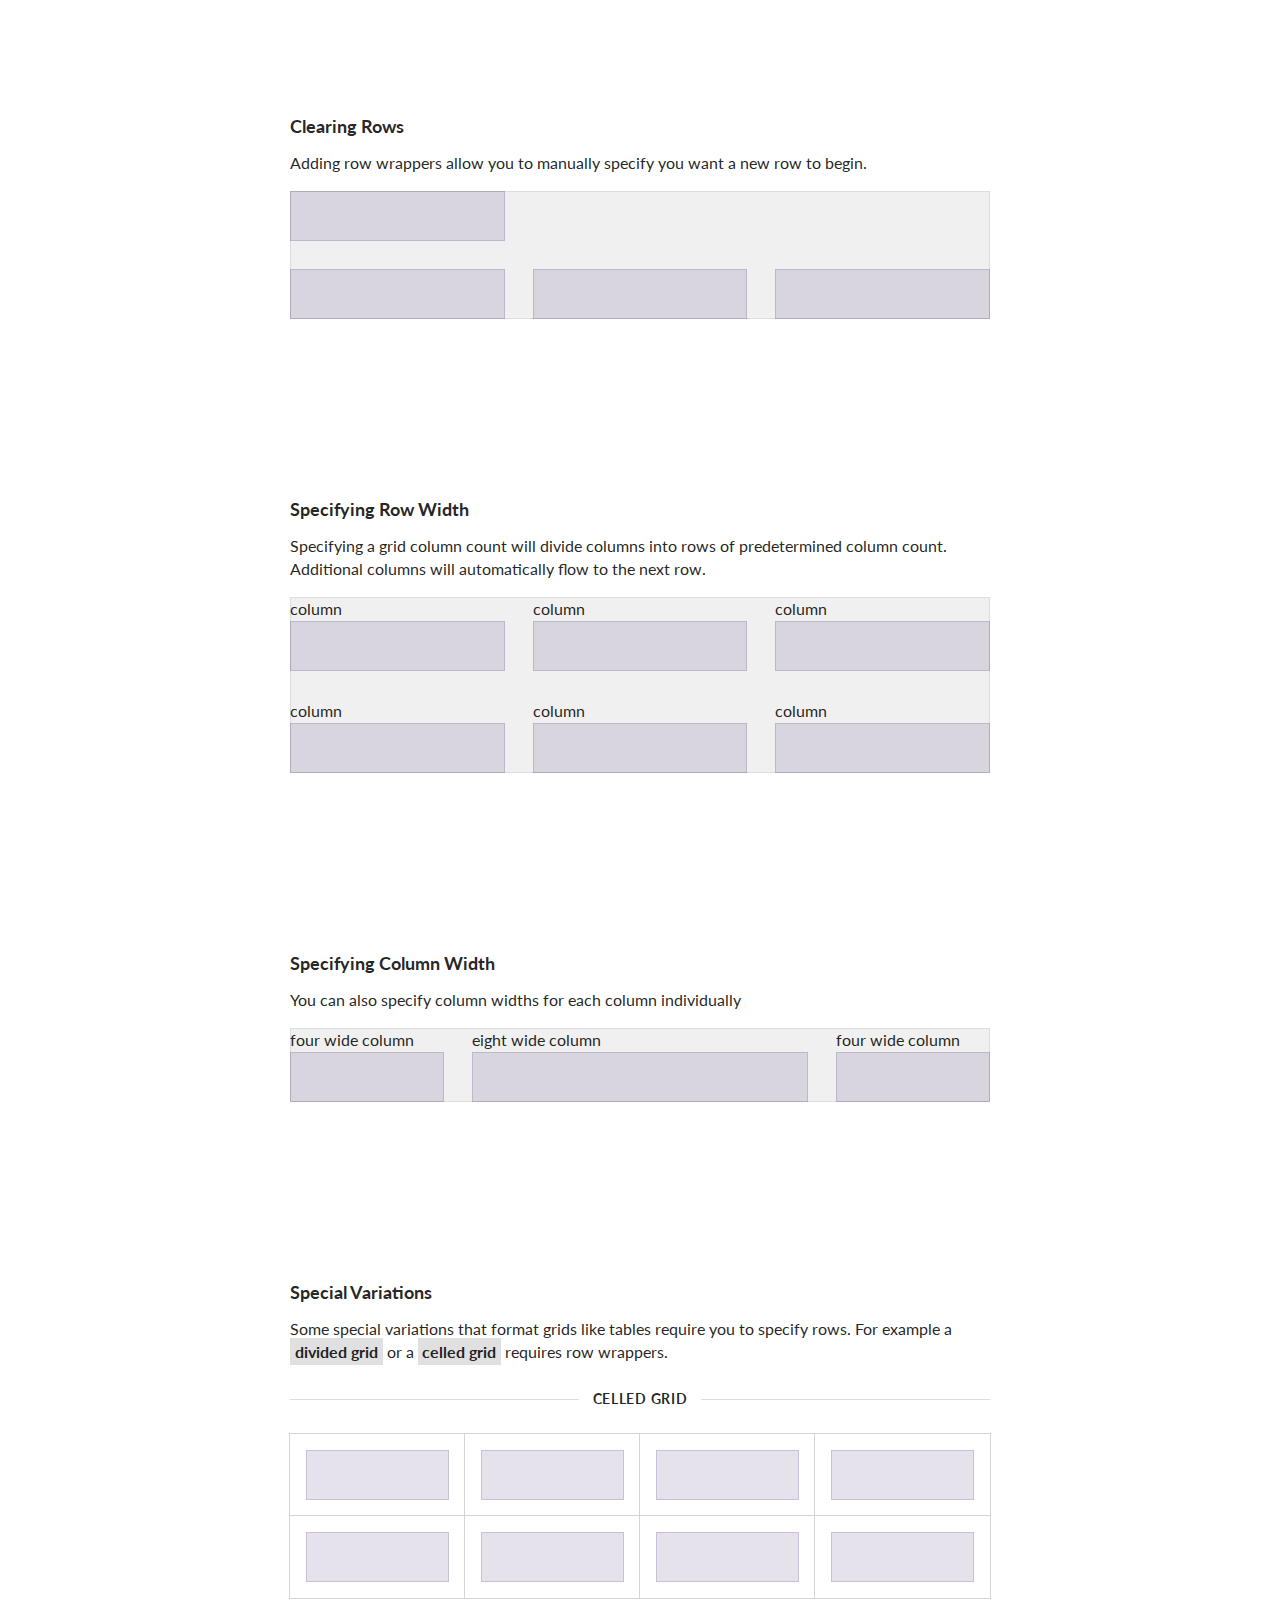
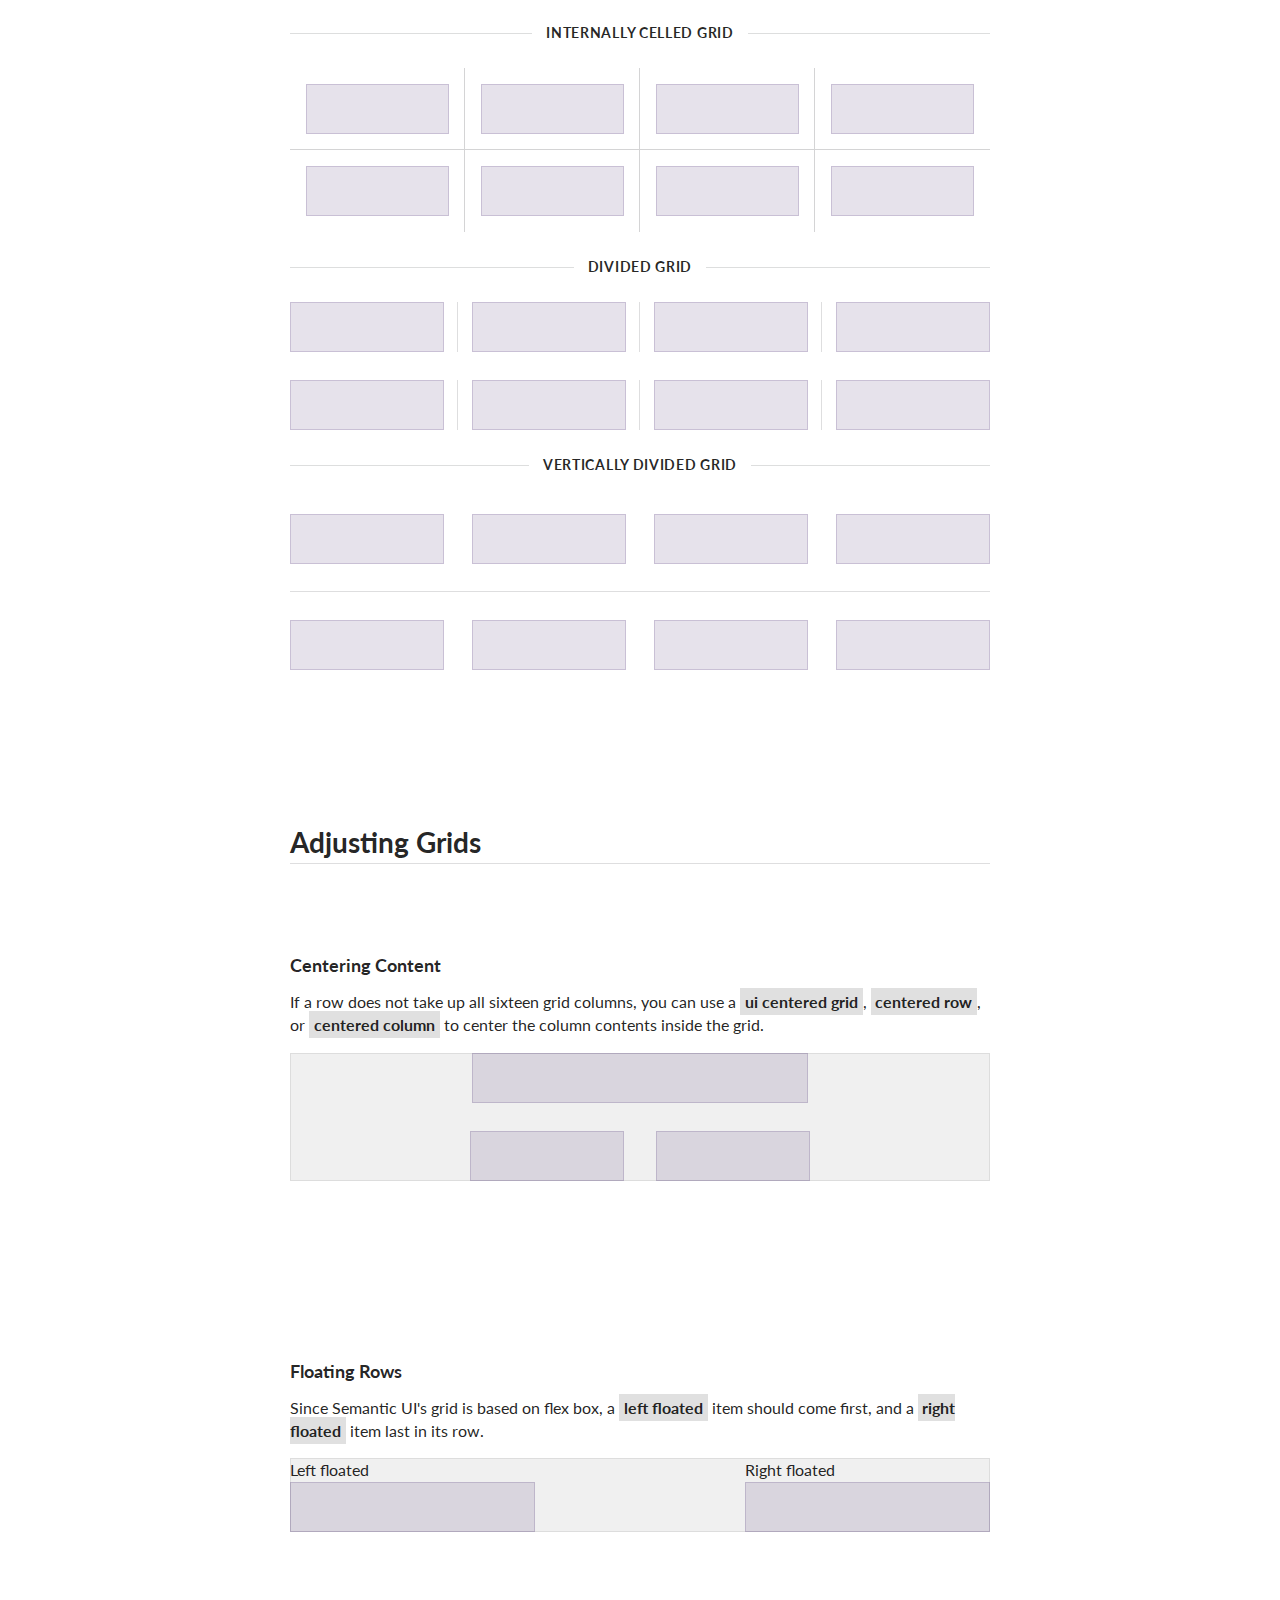
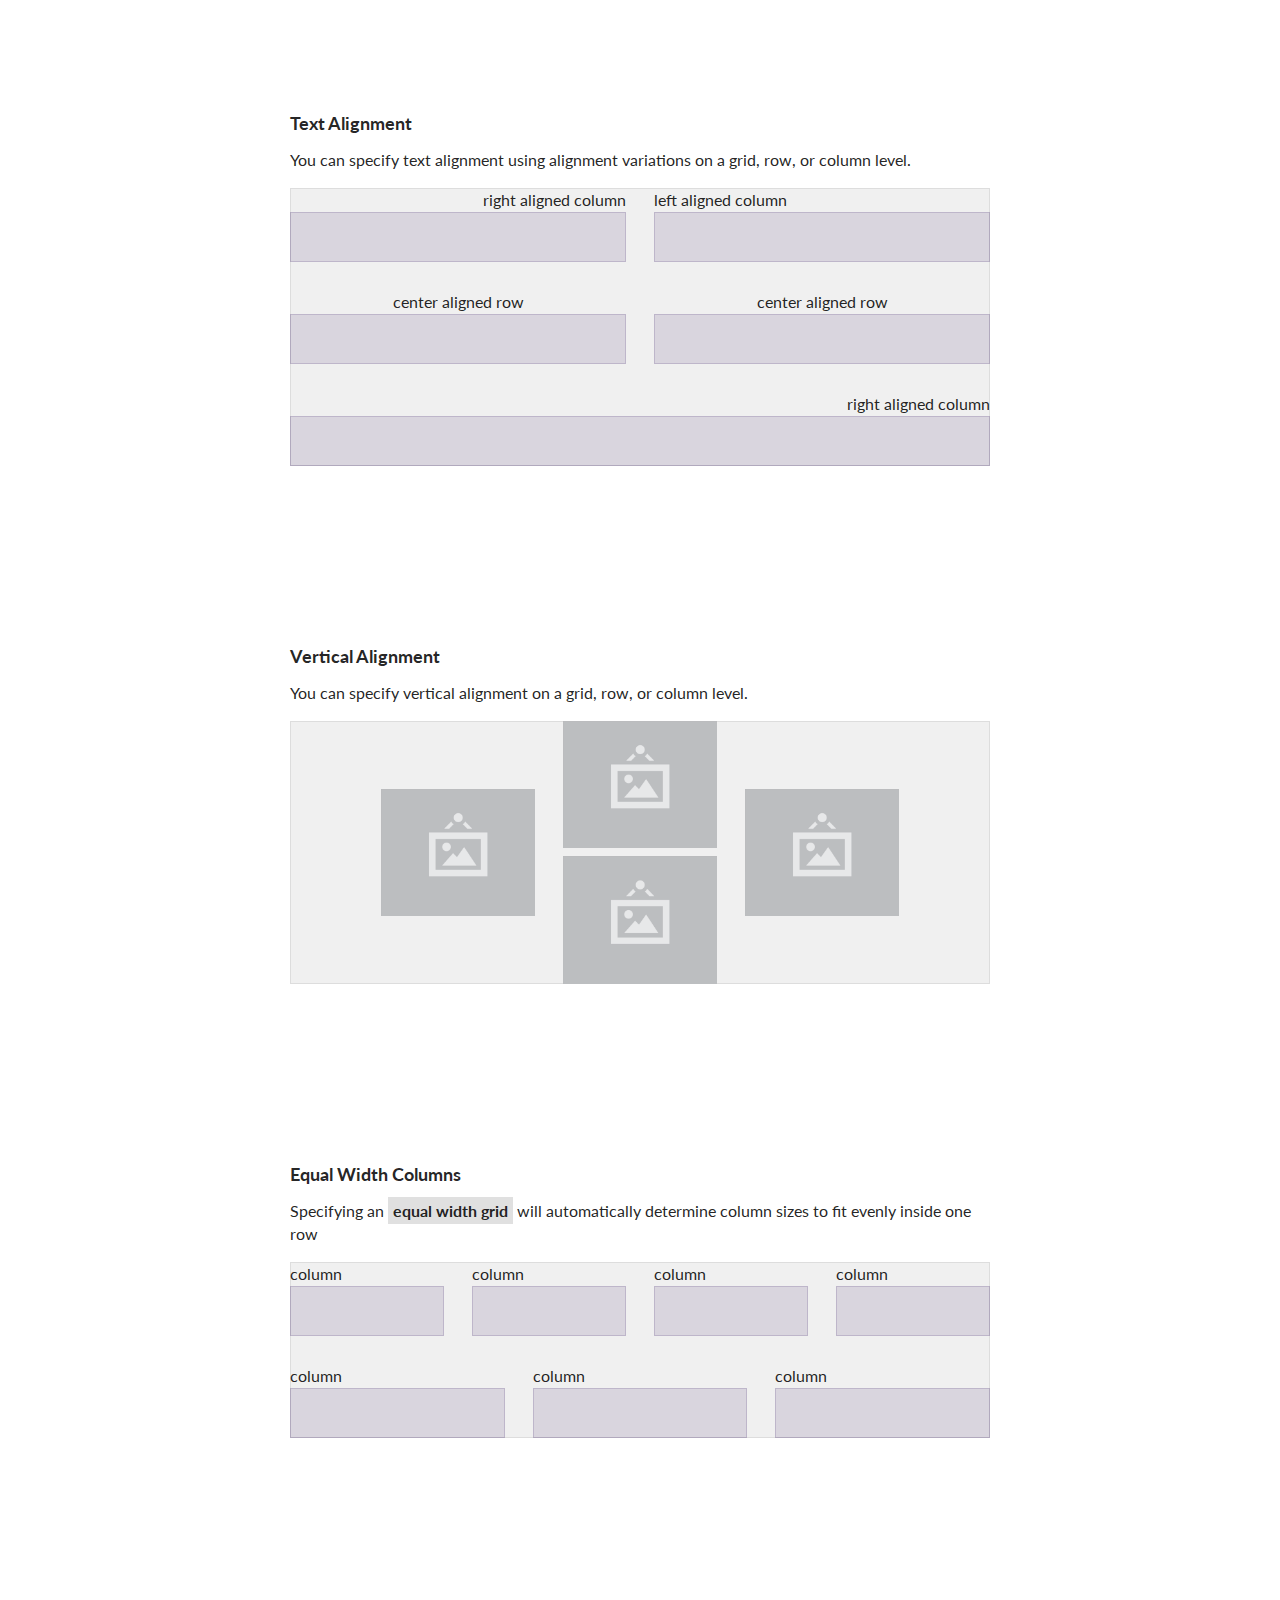
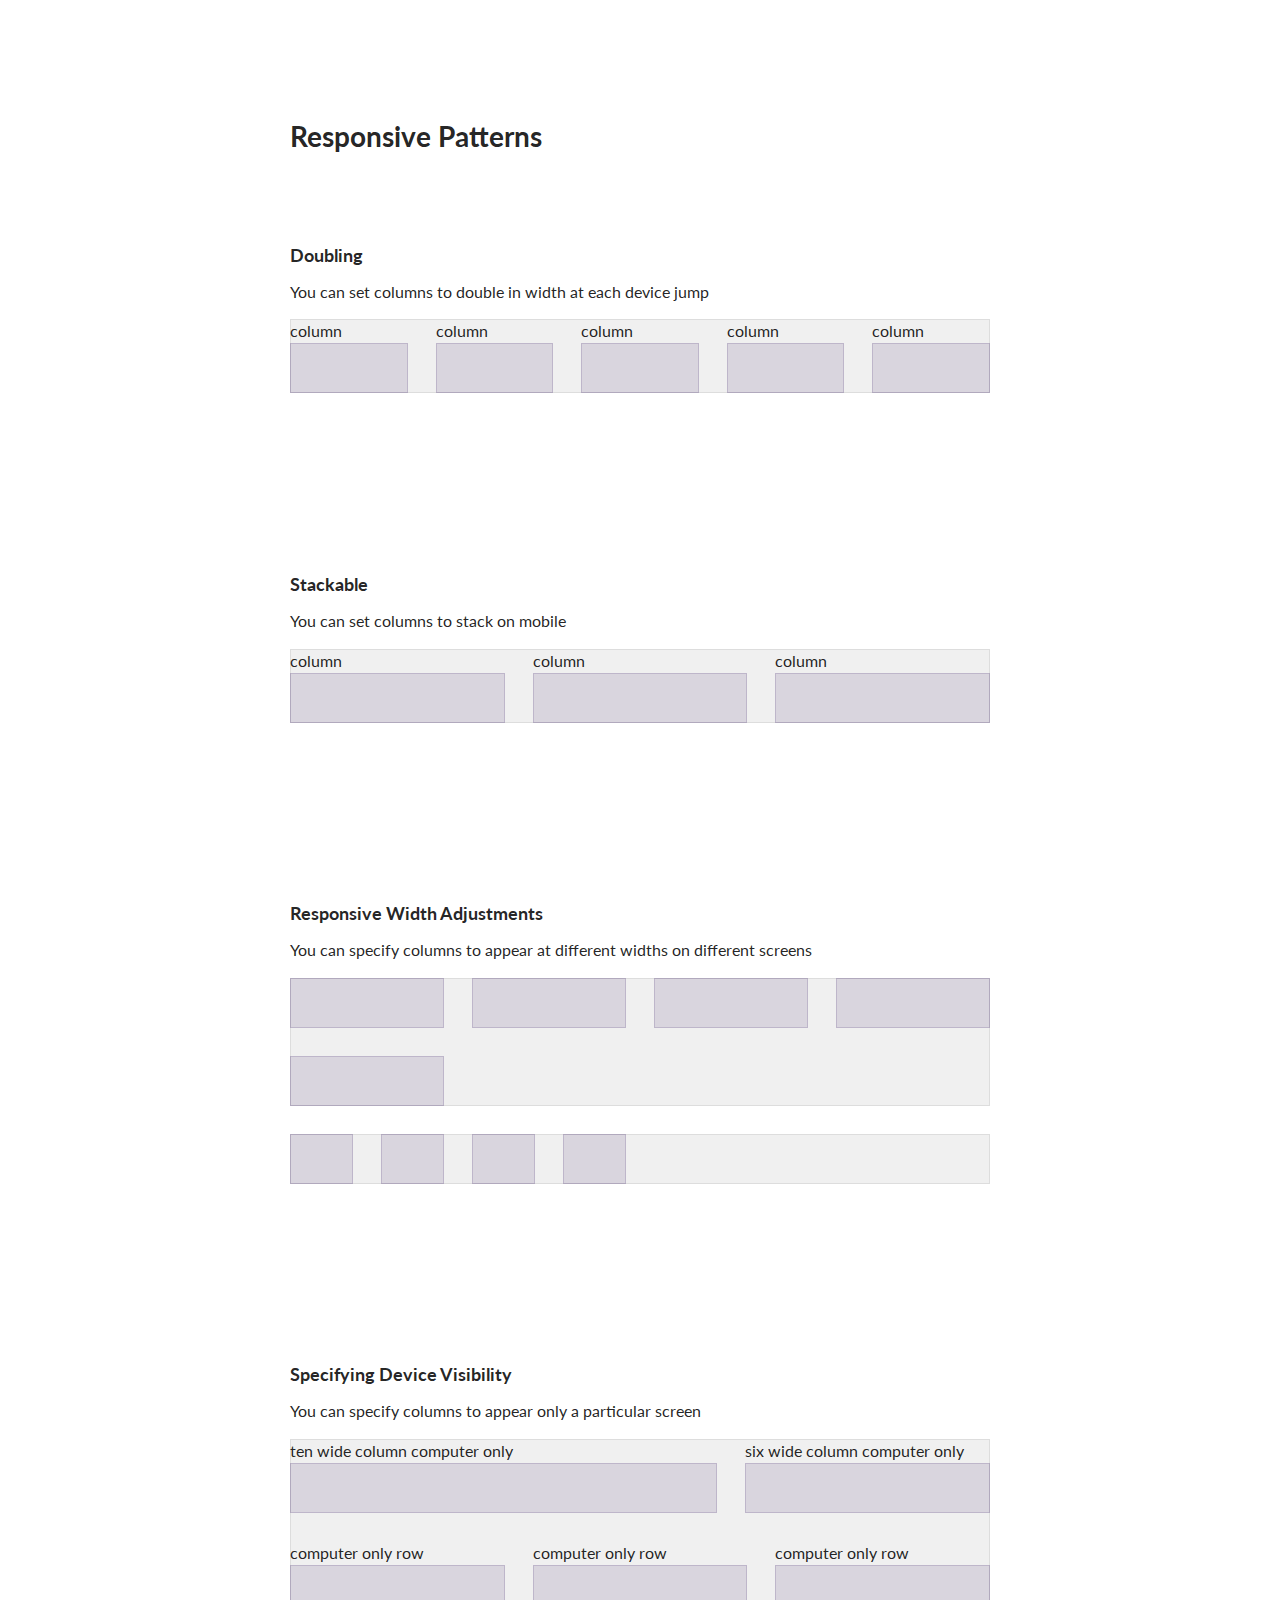
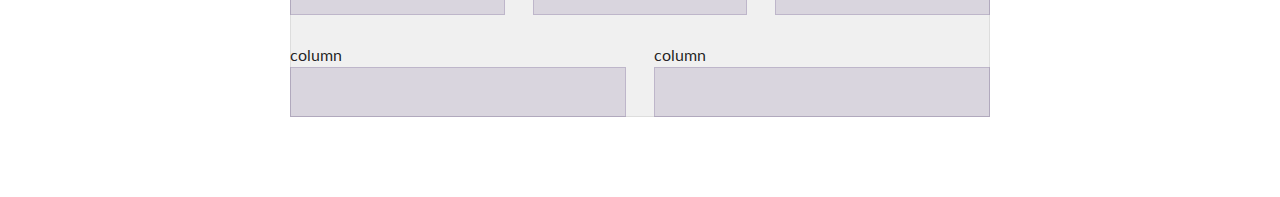
<file: examples/grid.html>
<!DOCTYPE html>
<html>
<head>
  <!-- Standard Meta -->
  <meta charset="utf-8" />
  <meta http-equiv="X-UA-Compatible" content="IE=edge,chrome=1" />
  <meta name="viewport" content="width=device-width, initial-scale=1.0, maximum-scale=1.0">

  <!-- Site Properities -->
  <title>Grid Example - Semantic</title>

  <link rel="stylesheet" type="text/css" href="../dist/components/reset.css">
  <link rel="stylesheet" type="text/css" href="../dist/components/site.css">

  <link rel="stylesheet" type="text/css" href="../dist/components/container.css">
  <link rel="stylesheet" type="text/css" href="../dist/components/divider.css">
  <link rel="stylesheet" type="text/css" href="../dist/components/grid.css">
  <link rel="stylesheet" type="text/css" href="../dist/components/header.css">
</head>
<body>

  <div class="ui text container">
      <h1 class="ui dividing header">Using Grids</h1>

      <h3 class="first">Container</h3>
      <p>A container is a fixed width element that wraps your site's content. It remains a constant size and uses <b>margin</b> to center. Containers are the simplest way to center page content inside a grid.</code>
      </p>
  </div>

  <div class="ui container">
    <div class="ui grid">
      <div class="column"></div>
      <div class="column"></div>
      <div class="column"></div>
      <div class="column"></div>
      <div class="column"></div>
      <div class="column"></div>
      <div class="column"></div>
      <div class="column"></div>
      <div class="column"></div>
      <div class="column"></div>
      <div class="column"></div>
      <div class="column"></div>
      <div class="column"></div>
      <div class="column"></div>
      <div class="column"></div>
      <div class="column"></div>
    </div>
  </div>

  <div class="ui text container">
    <h3 class="first">Text Container</h3>
    <p>Sometimes you just need to put a single column of centered text on a page. A <code>text container</code> is a special type of container optimized for a single flowing column of text, like this instructions on this page.
    </p>
    <p>Text containers <b>do not need to use grids</b> and help simplify basic page layouts.</p>
  </div>

  <div class="ui text container">
    <div class="ui one column grid">
      <div class="column"></div>
    </div>
  </div>


  <div class="ui text container">

      <h1 class="ui dividing header">Grid Content</h1>

      <h3 class="first">Column Flow</h3>
      <p>A grid does not necessarily need to specify rows. If you include <code>columns</code> as direct child of <code>ui grid</code> content will automatically flow to the next row when all the grid columns are taken in the current row</b>.</p>

      <div class="ui grid">
        <div class="four wide column"></div>
        <div class="four wide column"></div>
        <div class="four wide column"></div>
        <div class="four wide column"></div>
        <div class="four wide column"></div>
        <div class="four wide column"></div>
        <div class="four wide column"></div>
        <div class="four wide column"></div>
      </div>

      <h3>Clearing Rows</h3>
      <p>Adding row wrappers allow you to manually specify you want a new row to begin.</p>

      <div class="ui three column grid">
        <div class="column"></div>
        <div class="row">
          <div class="column"></div>
          <div class="column"></div>
          <div class="column"></div>
        </div>
      </div>

      <h3>Specifying Row Width</h3>
      <p>Specifying a grid column count will divide columns into rows of predetermined column count. Additional columns will automatically flow to the next row.</p>
      <div class="ui three column grid">
        <div class="column">column</div>
        <div class="column">column</div>
        <div class="column">column</div>
        <div class="column">column</div>
        <div class="column">column</div>
        <div class="column">column</div>
      </div>

      <h3>Specifying Column Width</h3>
      <p>You can also specify column widths for each column individually</p>
      <div class="ui three column grid">
        <div class="four wide column">four wide column</div>
        <div class="eight wide column">eight wide column</div>
        <div class="four wide column">four wide column</div>
      </div>

      <h3>Special Variations</h3>
      <p>Some special variations that format grids like tables require you to specify rows. For example a <code>divided grid</code> or a <code>celled grid</code> requires row wrappers.</p>

      <div class="ui horizontal section divider">Celled Grid</div>
      <div class="ui celled grid">
        <div class="row">
          <div class="four wide column"></div>
          <div class="four wide column"></div>
          <div class="four wide column"></div>
          <div class="four wide column"></div>
        </div>
        <div class="row">
          <div class="four wide column"></div>
          <div class="four wide column"></div>
          <div class="four wide column"></div>
          <div class="four wide column"></div>
        </div>
      </div>

      <div class="ui horizontal section divider">Internally Celled Grid</div>

      <div class="ui internally celled grid">
        <div class="row">
          <div class="four wide column"></div>
          <div class="four wide column"></div>
          <div class="four wide column"></div>
          <div class="four wide column"></div>
        </div>
        <div class="row">
          <div class="four wide column"></div>
          <div class="four wide column"></div>
          <div class="four wide column"></div>
          <div class="four wide column"></div>
        </div>
      </div>


      <div class="ui horizontal section divider">Divided Grid</div>

      <div class="ui divided grid">
        <div class="row">
          <div class="four wide column"></div>
          <div class="four wide column"></div>
          <div class="four wide column"></div>
          <div class="four wide column"></div>
        </div>
        <div class="row">
          <div class="four wide column"></div>
          <div class="four wide column"></div>
          <div class="four wide column"></div>
          <div class="four wide column"></div>
        </div>
      </div>

      <div class="ui horizontal section divider">Vertically Divided Grid</div>

      <div class="ui vertically divided grid">
        <div class="row">
          <div class="four wide column"></div>
          <div class="four wide column"></div>
          <div class="four wide column"></div>
          <div class="four wide column"></div>
        </div>
        <div class="row">
          <div class="four wide column"></div>
          <div class="four wide column"></div>
          <div class="four wide column"></div>
          <div class="four wide column"></div>
        </div>
      </div>

      <h1 class="ui dividing header">Adjusting Grids</h1>


      <h3 class="first">Centering Content</h3>
      <p>If a row does not take up all sixteen grid columns, you can use a <code>ui centered grid</code>, <code>centered row</code>, or <code>centered column</code> to center the column contents inside the grid.
      </p>
      <div class="ui two column centered grid">
        <div class="column"></div>
        <div class="four column centered row">
          <div class="column"></div>
          <div class="column"></div>
        </div>
      </div>

      <h3>Floating Rows</h3>
      <p>Since Semantic UI's grid is based on flex box, a <code>left floated</code> item should come first, and a <code>right floated</code> item last in its row.</p>

      <div class="ui grid">
        <div class="left floated six wide column">
          <div class="ui segment">
            Left floated
          </div>
        </div>
        <div class="right floated six wide column">
          <div class="ui segment">
            Right floated
          </div>
        </div>
      </div>


      <h3>Text Alignment</h3>
      <p>You can specify text alignment using alignment variations on a grid, row, or column level.</p>

      <div class="ui grid">
        <div class="right aligned eight wide column">
          right aligned column
        </div>
        <div class="left aligned eight wide column">
          left aligned column
        </div>
        <div class="center aligned two column row">
          <div class="column">
            center aligned row
          </div>
          <div class="column">
            center aligned row
          </div>
        </div>
        <div class="sixteen wide right aligned column">
          right aligned column
        </div>
      </div>

      <h3>Vertical Alignment</h3>
      <p>You can specify vertical alignment on a grid, row, or column level.</p>
      <div class="ui middle aligned four column centered grid">
        <div class="row">
          <div class="column">
            <img class="ui wireframe image" src="assets/images/wireframe/image.png">
          </div>
          <div class="column">
            <img class="ui wireframe image" src="assets/images/wireframe/image.png">
            <img class="ui wireframe image" src="assets/images/wireframe/image.png">
          </div>
          <div class="column">
            <img class="ui wireframe image" src="assets/images/wireframe/image.png">
          </div>
        </div>
      </div>

      <h3>Equal Width Columns</h3>
      <p>Specifying an <code>equal width grid</code> will automatically determine column sizes to fit evenly inside one row</p>
      <div class="ui equal width grid">
        <div class="row">
          <div class="column">column</div>
          <div class="column">column</div>
          <div class="column">column</div>
          <div class="column">column</div>
        </div>
        <div class="row">
          <div class="column">column</div>
          <div class="column">column</div>
          <div class="column">column</div>
        </div>
      </div>


      <h1>Responsive Patterns</h1>

      <h3 class="first">Doubling</h3>
      <p>You can set columns to double in width at each device jump</p>
      <div class="ui five column doubling grid">
        <div class="column">column</div>
        <div class="column">column</div>
        <div class="column">column</div>
        <div class="column">column</div>
        <div class="column">column</div>
      </div>

      <h3>Stackable</h3>
      <p>You can set columns to stack on mobile</p>
      <div class="ui three column stackable grid">
        <div class="column">column</div>
        <div class="column">column</div>
        <div class="column">column</div>
      </div>

      <h3>Responsive Width Adjustments</h3>
      <p>You can specify columns to appear at different widths on different screens</p>

      <div class="ui grid">
        <div class="eight wide mobile six wide tablet four wide computer column"></div>
        <div class="eight wide mobile six wide tablet four wide computer column"></div>
        <div class="eight wide mobile six wide tablet four wide computer column"></div>
        <div class="eight wide mobile six wide tablet four wide computer column"></div>
        <div class="eight wide mobile six wide tablet four wide computer column"></div>
      </div>
      <div class="ui grid">
        <div class="four wide two wide large screen one wide widescreen column"></div>
        <div class="four wide two wide large screen one wide widescreen column"></div>
        <div class="four wide two wide large screen one wide widescreen column"></div>
        <div class="four wide two wide large screen one wide widescreen column"></div>
      </div>

      <h3>Specifying Device Visibility</h3>
      <p>You can specify columns to appear only a particular screen</p>
      <div class="ui grid">
        <div class="two column computer only row">
          <div class="ten wide column">ten wide column computer only</div>
          <div class="six wide column">six wide column computer only</div>
        </div>
        <div class="sixteen wide mobile only column">sixteen wide column mobile only</div>
        <div class="three column computer only row">
          <div class="column">computer only row</div>
          <div class="column">computer only row</div>
          <div class="column">computer only row</div>
        </div>
        <div class="two column mobile only row">
          <div class="column">mobile only column</div>
          <div class="column">mobile only column</div>
        </div>
        <div class="two column row">
          <div class="column">column</div>
          <div class="column">column</div>
        </div>
      </div>

    </div>
  </div>


<style type="text/css">

/* Some basic formatting */
code {
  background-color: #E0E0E0;
  padding: 0.25em 0.3em;
  font-family: 'Lato';
  font-weight: bold;
}
.container {
  padding: 5em 0em;
}
.ui.dividing.header,
.first {
  margin-top: 5em;
}

.ui.dividing.header:first-child {
  margin-top: 0em;
}

h1,
h3 {
  margin-top: 10em;
}

img {
  display: block;
  max-width: 100%;
}
img + img {
  margin-top: 0.5em;
}

/* Shows content box (not negative margins) */
.grid {
  position: relative;
}
.grid:before {
  position: absolute;
  top: 1rem;
  left: 1rem;
  background-color: #F0F0F0;
  content: '';
  width: calc(100% - 2rem);
  height: calc(100% - 2rem);
  box-shadow: 0px 0px 0px 1px #DDDDDD inset;
}
.ui.divided.grid:before,
.celled.grid:before {
  display: none;
}
.ui.aligned .column:after {
  display: none !important;
}
.grid .column:not(.row):not(.grid):after {
  background-color: rgba(86, 61, 124, .15);
  box-shadow: 0px 0px 0px 1px rgba(86, 61, 124, 0.2) inset;
  content: "";
  display: block;
  min-height: 50px;
}
@media only screen and (max-width: 768px) {
  .stackable.grid:before {
    width: 100%;
    left: 0em;
  }
}
</style>
</body>

</html>
</file>
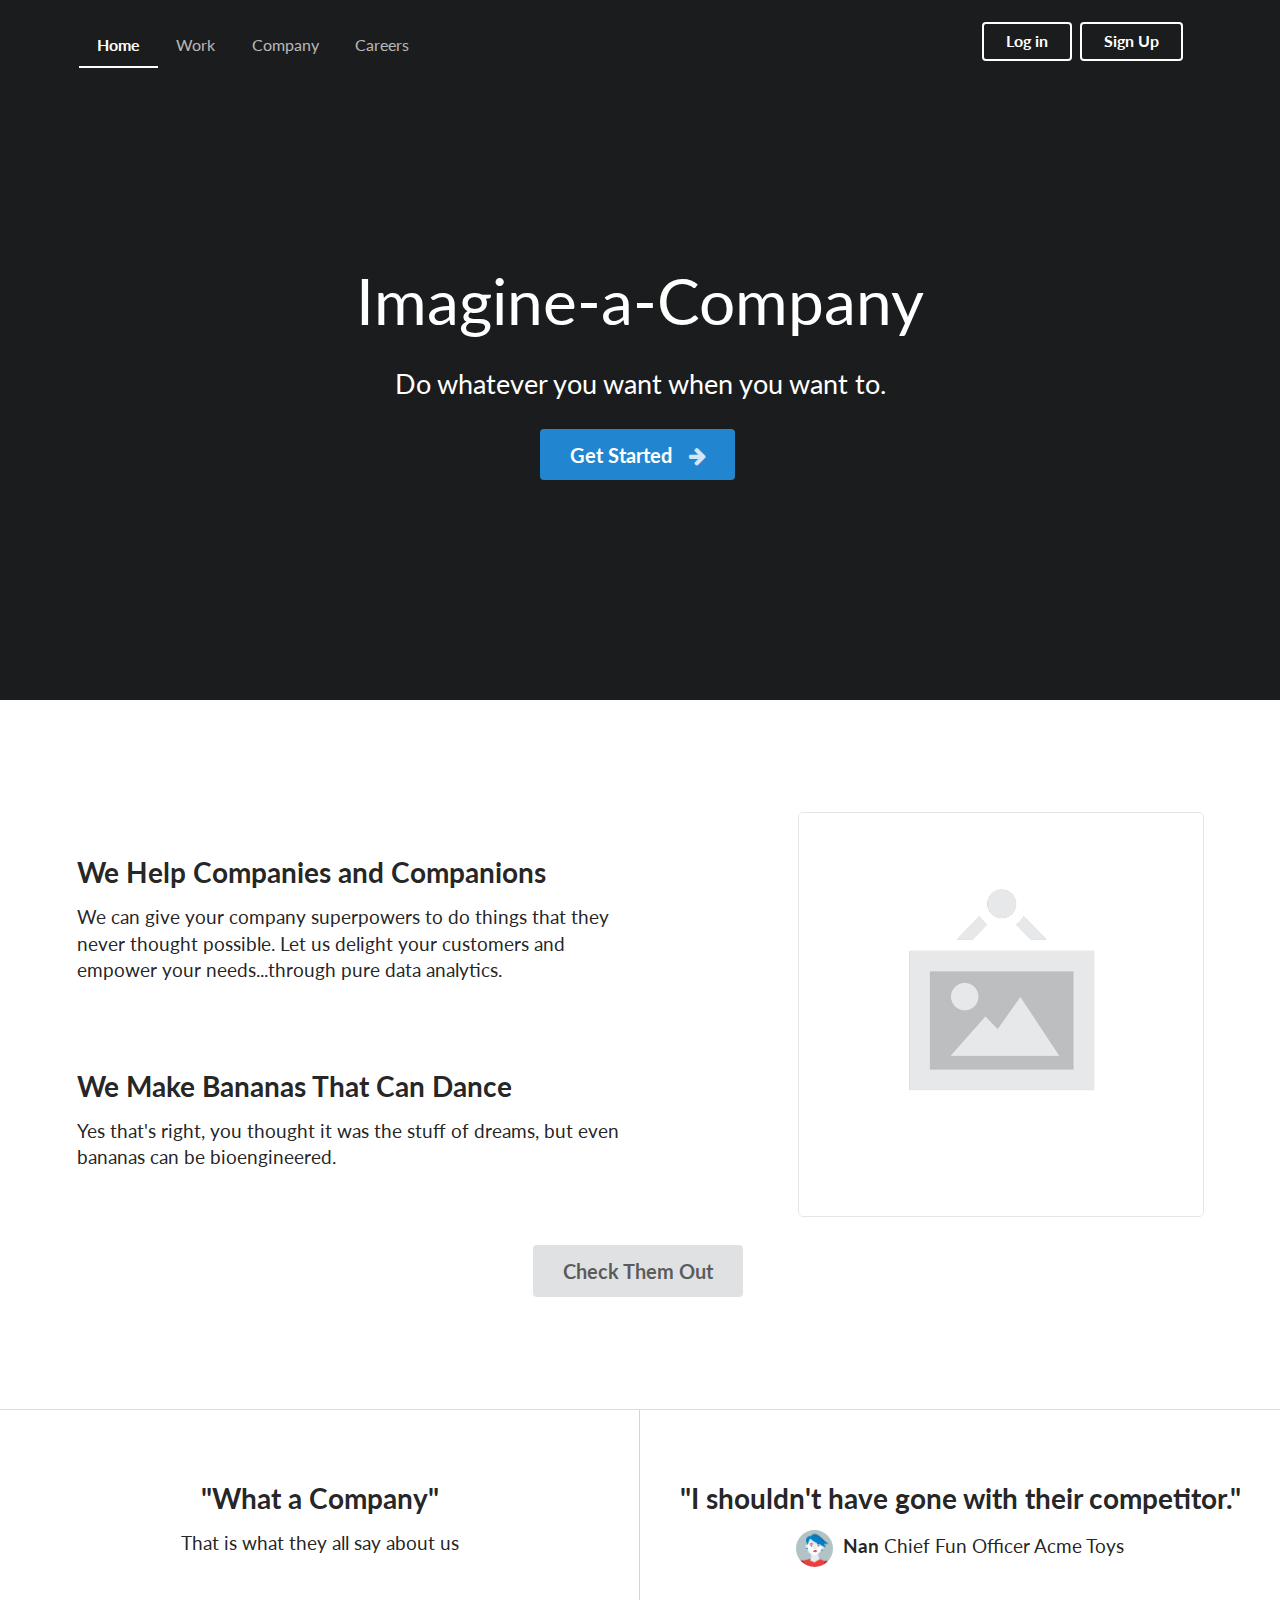
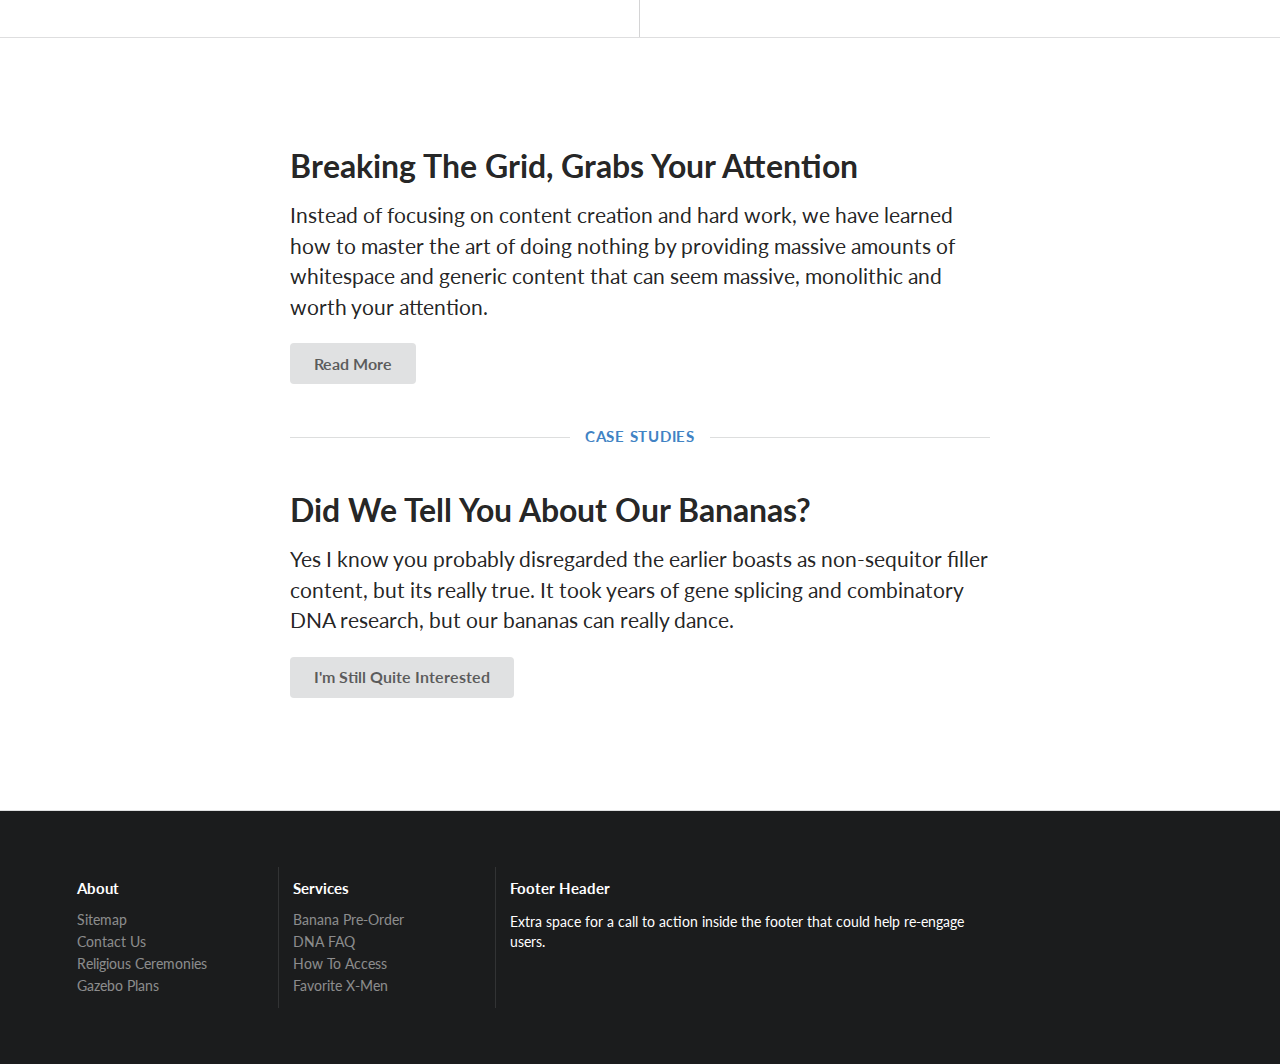
<file: examples/homepage.html>
<!DOCTYPE html>
<html>
<head>
  <!-- Standard Meta -->
  <meta charset="utf-8" />
  <meta http-equiv="X-UA-Compatible" content="IE=edge,chrome=1" />
  <meta name="viewport" content="width=device-width, initial-scale=1.0, maximum-scale=1.0">

  <!-- Site Properities -->
  <title>Homepage - Semantic</title>
  <link rel="stylesheet" type="text/css" href="../dist/components/reset.css">
  <link rel="stylesheet" type="text/css" href="../dist/components/site.css">

  <link rel="stylesheet" type="text/css" href="../dist/components/container.css">
  <link rel="stylesheet" type="text/css" href="../dist/components/grid.css">
  <link rel="stylesheet" type="text/css" href="../dist/components/header.css">
  <link rel="stylesheet" type="text/css" href="../dist/components/image.css">
  <link rel="stylesheet" type="text/css" href="../dist/components/menu.css">

  <link rel="stylesheet" type="text/css" href="../dist/components/divider.css">
  <link rel="stylesheet" type="text/css" href="../dist/components/dropdown.css">
  <link rel="stylesheet" type="text/css" href="../dist/components/segment.css">
  <link rel="stylesheet" type="text/css" href="../dist/components/button.css">
  <link rel="stylesheet" type="text/css" href="../dist/components/list.css">
  <link rel="stylesheet" type="text/css" href="../dist/components/icon.css">
  <link rel="stylesheet" type="text/css" href="../dist/components/sidebar.css">
  <link rel="stylesheet" type="text/css" href="../dist/components/transition.css">

  <style type="text/css">

    .hidden.menu {
      display: none;
    }

    .masthead.segment {
      min-height: 700px;
      padding: 1em 0em;
    }
    .masthead .logo.item img {
      margin-right: 1em;
    }
    .masthead .ui.menu .ui.button {
      margin-left: 0.5em;
    }
    .masthead h1.ui.header {
      margin-top: 3em;
      margin-bottom: 0em;
      font-size: 4em;
      font-weight: normal;
    }
    .masthead h2 {
      font-size: 1.7em;
      font-weight: normal;
    }

    .ui.vertical.stripe {
      padding: 8em 0em;
    }
    .ui.vertical.stripe h3 {
      font-size: 2em;
    }
    .ui.vertical.stripe .button + h3,
    .ui.vertical.stripe p + h3 {
      margin-top: 3em;
    }
    .ui.vertical.stripe .floated.image {
      clear: both;
    }
    .ui.vertical.stripe p {
      font-size: 1.33em;
    }
    .ui.vertical.stripe .horizontal.divider {
      margin: 3em 0em;
    }

    .quote.stripe.segment {
      padding: 0em;
    }
    .quote.stripe.segment .grid .column {
      padding-top: 5em;
      padding-bottom: 5em;
    }

    .footer.segment {
      padding: 5em 0em;
    }

    .secondary.pointing.menu .toc.item {
      display: none;
    }

    @media only screen and (max-width: 700px) {
      .ui.fixed.menu {
        display: none !important;
      }
      .secondary.pointing.menu .item,
      .secondary.pointing.menu .menu {
        display: none;
      }
      .secondary.pointing.menu .toc.item {
        display: block;
      }
      .masthead.segment {
        min-height: 350px;
      }
      .masthead h1.ui.header {
        font-size: 2em;
        margin-top: 1.5em;
      }
      .masthead h2 {
        margin-top: 0.5em;
        font-size: 1.5em;
      }
    }


  </style>

  <script src="assets/library/jquery.min.js"></script>
  <script src="../dist/components/visibility.js"></script>
  <script src="../dist/components/sidebar.js"></script>
  <script src="../dist/components/transition.js"></script>
  <script>
  $(document)
    .ready(function() {

      // fix menu when passed
      $('.masthead')
        .visibility({
          once: false,
          onBottomPassed: function() {
            $('.fixed.menu').transition('fade in');
          },
          onBottomPassedReverse: function() {
            $('.fixed.menu').transition('fade out');
          }
        })
      ;

      // create sidebar and attach to menu open
      $('.ui.sidebar')
        .sidebar('attach events', '.toc.item')
      ;

    })
  ;
  </script>
</head>
<body>

<!-- Following Menu -->
<div class="ui large top fixed hidden menu">
  <div class="ui container">
    <a class="active item">Home</a>
    <a class="item">Work</a>
    <a class="item">Company</a>
    <a class="item">Careers</a>
    <div class="right menu">
      <div class="item">
        <a class="ui button">Log in</a>
      </div>
      <div class="item">
        <a class="ui primary button">Sign Up</a>
      </div>
    </div>
  </div>
</div>

<!-- Sidebar Menu -->
<div class="ui vertical inverted sidebar menu">
  <a class="active item">Home</a>
  <a class="item">Work</a>
  <a class="item">Company</a>
  <a class="item">Careers</a>
  <a class="item">Login</a>
  <a class="item">Signup</a>
</div>


<!-- Page Contents -->
<div class="pusher">
  <div class="ui inverted vertical masthead center aligned segment">

    <div class="ui container">
      <div class="ui large secondary inverted pointing menu">
        <a class="toc item">
          <i class="sidebar icon"></i>
        </a>
        <a class="active item">Home</a>
        <a class="item">Work</a>
        <a class="item">Company</a>
        <a class="item">Careers</a>
        <div class="right item">
          <a class="ui inverted button">Log in</a>
          <a class="ui inverted button">Sign Up</a>
        </div>
      </div>
    </div>

    <div class="ui text container">
      <h1 class="ui inverted header">
        Imagine-a-Company
      </h1>
      <h2>Do whatever you want when you want to.</p>
      <div class="ui huge primary button">Get Started <i class="right arrow icon"></i></div>
    </div>

  </div>

  <div class="ui vertical stripe segment">
    <div class="ui middle aligned stackable grid container">
      <div class="row">
        <div class="eight wide column">
          <h3 class="ui header">We Help Companies and Companions</h3>
          <p>We can give your company superpowers to do things that they never thought possible. Let us delight your customers and empower your needs...through pure data analytics.</p>
          <h3 class="ui header">We Make Bananas That Can Dance</h3>
          <p>Yes that's right, you thought it was the stuff of dreams, but even bananas can be bioengineered.</p>
        </div>
        <div class="six wide right floated column">
          <img src="assets/images/wireframe/white-image.png" class="ui large bordered rounded image">
        </div>
      </div>
      <div class="row">
        <div class="center aligned column">
          <a class="ui huge button">Check Them Out</a>
        </div>
      </div>
    </div>
  </div>


  <div class="ui vertical stripe quote segment">
    <div class="ui equal width stackable internally celled grid">
      <div class="center aligned row">
        <div class="column">
          <h3>"What a Company"</h3>
          <p>That is what they all say about us</p>
        </div>
        <div class="column">
          <h3>"I shouldn't have gone with their competitor."</h3>
          <p>
            <img src="assets/images/avatar/nan.jpg" class="ui avatar image"> <b>Nan</b> Chief Fun Officer Acme Toys
          </p>
        </div>
      </div>
    </div>
  </div>

  <div class="ui vertical stripe segment">
    <div class="ui text container">
      <h3 class="ui header">Breaking The Grid, Grabs Your Attention</h3>
      <p>Instead of focusing on content creation and hard work, we have learned how to master the art of doing nothing by providing massive amounts of whitespace and generic content that can seem massive, monolithic and worth your attention.</p>
      <a class="ui large button">Read More</a>
      <h4 class="ui horizontal header divider">
        <a href="#">Case Studies</a>
      </h4>
      <h3 class="ui header">Did We Tell You About Our Bananas?</h3>
      <p>Yes I know you probably disregarded the earlier boasts as non-sequitor filler content, but its really true. It took years of gene splicing and combinatory DNA research, but our bananas can really dance.</p>
      <a class="ui large button">I'm Still Quite Interested</a>
    </div>
  </div>


  <div class="ui inverted vertical footer segment">
    <div class="ui container">
      <div class="ui stackable inverted divided equal height stackable grid">
        <div class="three wide column">
          <h4 class="ui inverted header">About</h4>
          <div class="ui inverted link list">
            <a href="#" class="item">Sitemap</a>
            <a href="#" class="item">Contact Us</a>
            <a href="#" class="item">Religious Ceremonies</a>
            <a href="#" class="item">Gazebo Plans</a>
          </div>
        </div>
        <div class="three wide column">
          <h4 class="ui inverted header">Services</h4>
          <div class="ui inverted link list">
            <a href="#" class="item">Banana Pre-Order</a>
            <a href="#" class="item">DNA FAQ</a>
            <a href="#" class="item">How To Access</a>
            <a href="#" class="item">Favorite X-Men</a>
          </div>
        </div>
        <div class="seven wide column">
          <h4 class="ui inverted header">Footer Header</h4>
          <p>Extra space for a call to action inside the footer that could help re-engage users.</p>
        </div>
      </div>
    </div>
  </div>
</div>

</body>

</html>
</file>
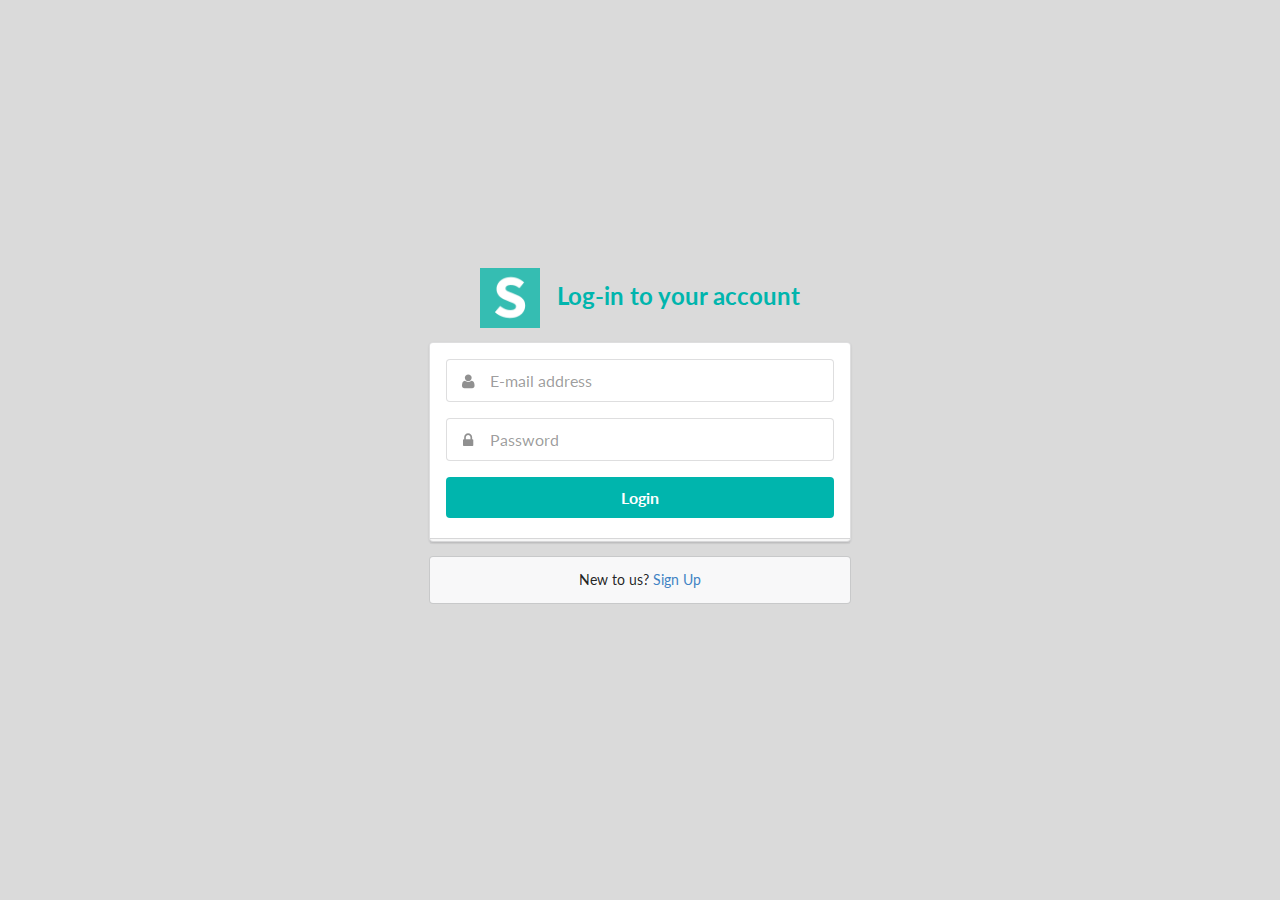
<file: examples/login.html>
<!DOCTYPE html>
<html>
<head>
  <!-- Standard Meta -->
  <meta charset="utf-8" />
  <meta http-equiv="X-UA-Compatible" content="IE=edge,chrome=1" />
  <meta name="viewport" content="width=device-width, initial-scale=1.0, maximum-scale=1.0">

  <!-- Site Properities -->
  <title>Login Example - Semantic</title>
  <link rel="stylesheet" type="text/css" href="../dist/components/reset.css">
  <link rel="stylesheet" type="text/css" href="../dist/components/site.css">

  <link rel="stylesheet" type="text/css" href="../dist/components/container.css">
  <link rel="stylesheet" type="text/css" href="../dist/components/grid.css">
  <link rel="stylesheet" type="text/css" href="../dist/components/header.css">
  <link rel="stylesheet" type="text/css" href="../dist/components/image.css">
  <link rel="stylesheet" type="text/css" href="../dist/components/menu.css">

  <link rel="stylesheet" type="text/css" href="../dist/components/divider.css">
  <link rel="stylesheet" type="text/css" href="../dist/components/segment.css">
  <link rel="stylesheet" type="text/css" href="../dist/components/form.css">
  <link rel="stylesheet" type="text/css" href="../dist/components/input.css">
  <link rel="stylesheet" type="text/css" href="../dist/components/button.css">
  <link rel="stylesheet" type="text/css" href="../dist/components/list.css">
  <link rel="stylesheet" type="text/css" href="../dist/components/message.css">
  <link rel="stylesheet" type="text/css" href="../dist/components/icon.css">

  <script src="assets/library/jquery.min.js"></script>
  <script src="../dist/components/form.js"></script>
  <script src="../dist/components/transition.js"></script>

  <style type="text/css">
    body {
      background-color: #DADADA;
    }
    body > .grid {
      height: 100%;
    }
    .image {
      margin-top: -100px;
    }
    .column {
      max-width: 450px;
    }
  </style>
  <script>
  $(document)
    .ready(function() {
      $('.ui.form')
        .form({
          fields: {
            email: {
              identifier  : 'email',
              rules: [
                {
                  type   : 'empty',
                  prompt : 'Please enter your e-mail'
                },
                {
                  type   : 'email',
                  prompt : 'Please enter a valid e-mail'
                }
              ]
            },
            password: {
              identifier  : 'password',
              rules: [
                {
                  type   : 'empty',
                  prompt : 'Please enter your password'
                },
                {
                  type   : 'length[6]',
                  prompt : 'Your password must be at least 6 characters'
                }
              ]
            }
          }
        })
      ;
    })
  ;
  </script>
</head>
<body>

<div class="ui middle aligned center aligned grid">
  <div class="column">
    <h2 class="ui teal image header">
      <img src="assets/images/logo.png" class="image">
      <div class="content">
        Log-in to your account
      </div>
    </h2>
    <form class="ui large form">
      <div class="ui stacked segment">
        <div class="field">
          <div class="ui left icon input">
            <i class="user icon"></i>
            <input type="text" name="email" placeholder="E-mail address">
          </div>
        </div>
        <div class="field">
          <div class="ui left icon input">
            <i class="lock icon"></i>
            <input type="password" name="password" placeholder="Password">
          </div>
        </div>
        <div class="ui fluid large teal submit button">Login</div>
      </div>

      <div class="ui error message"></div>

    </form>

    <div class="ui message">
      New to us? <a href="#">Sign Up</a>
    </div>
  </div>
</div>

</body>

</html>
</file>
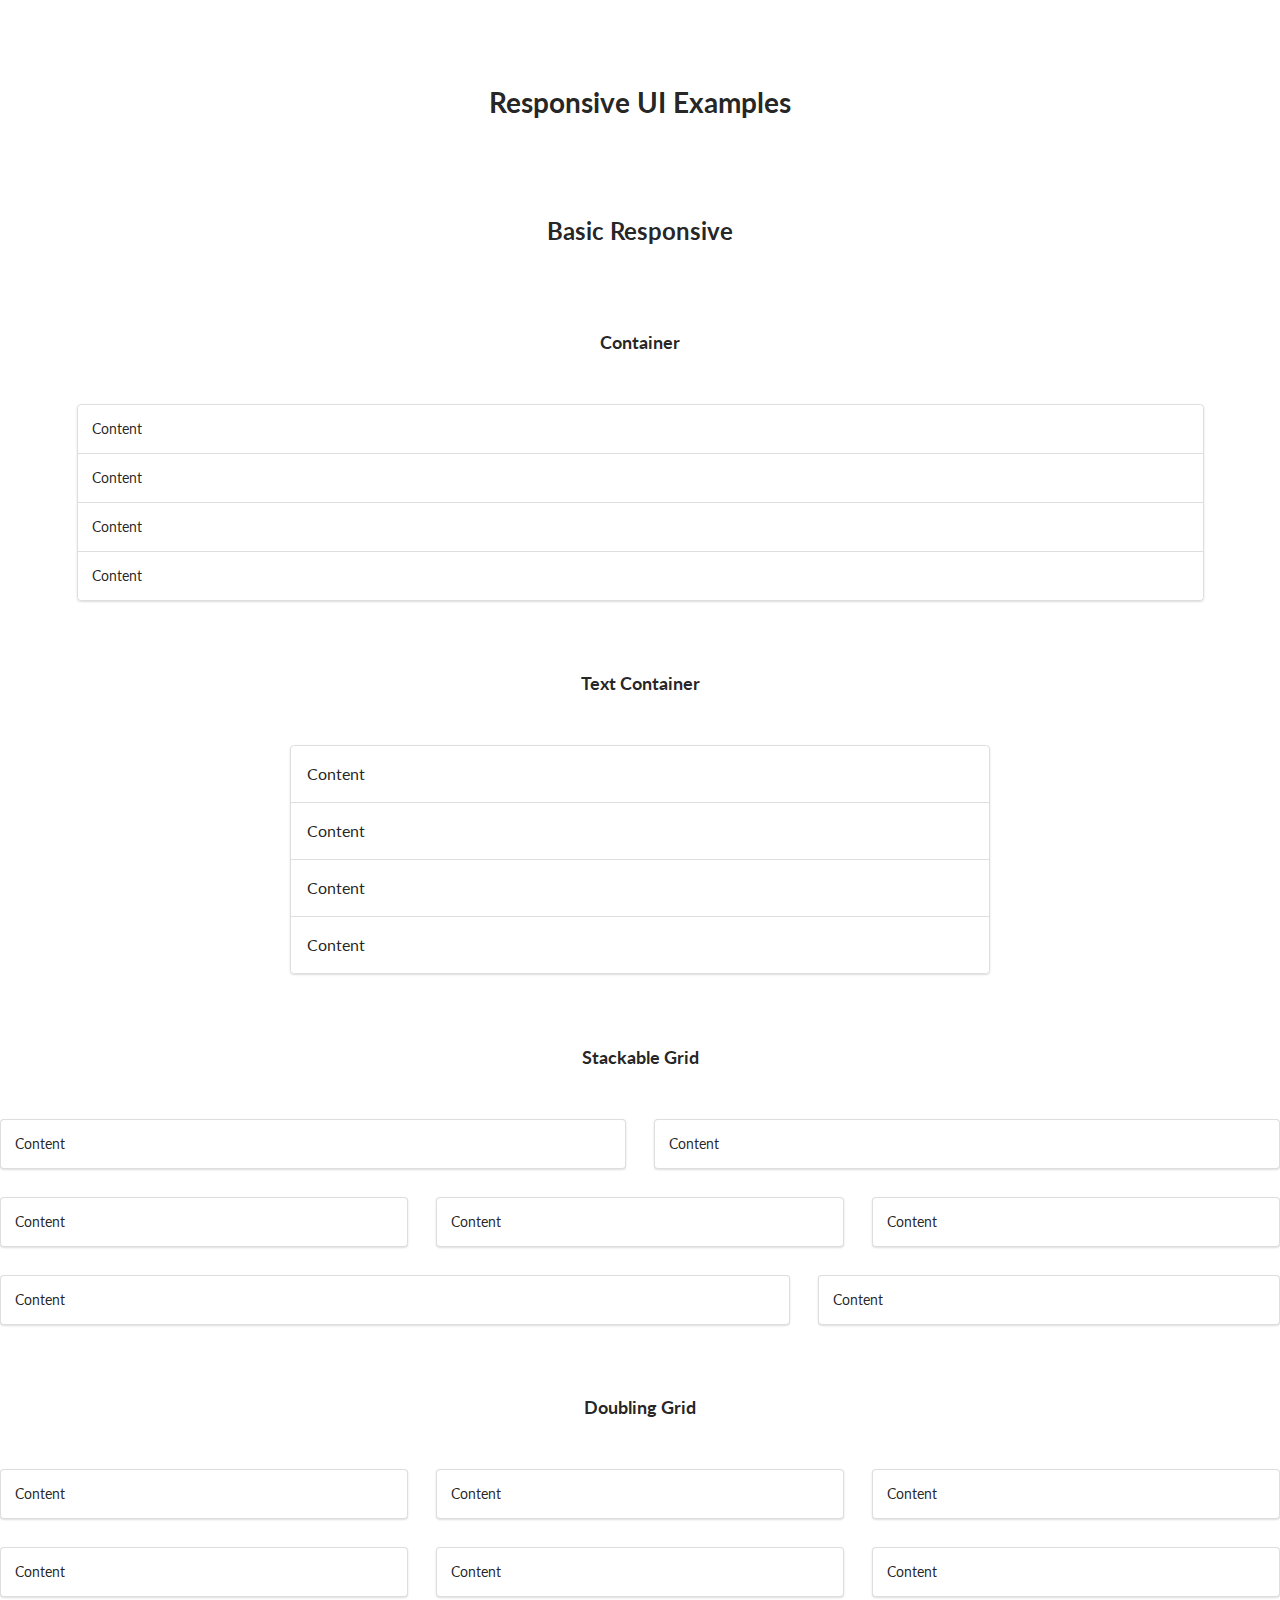
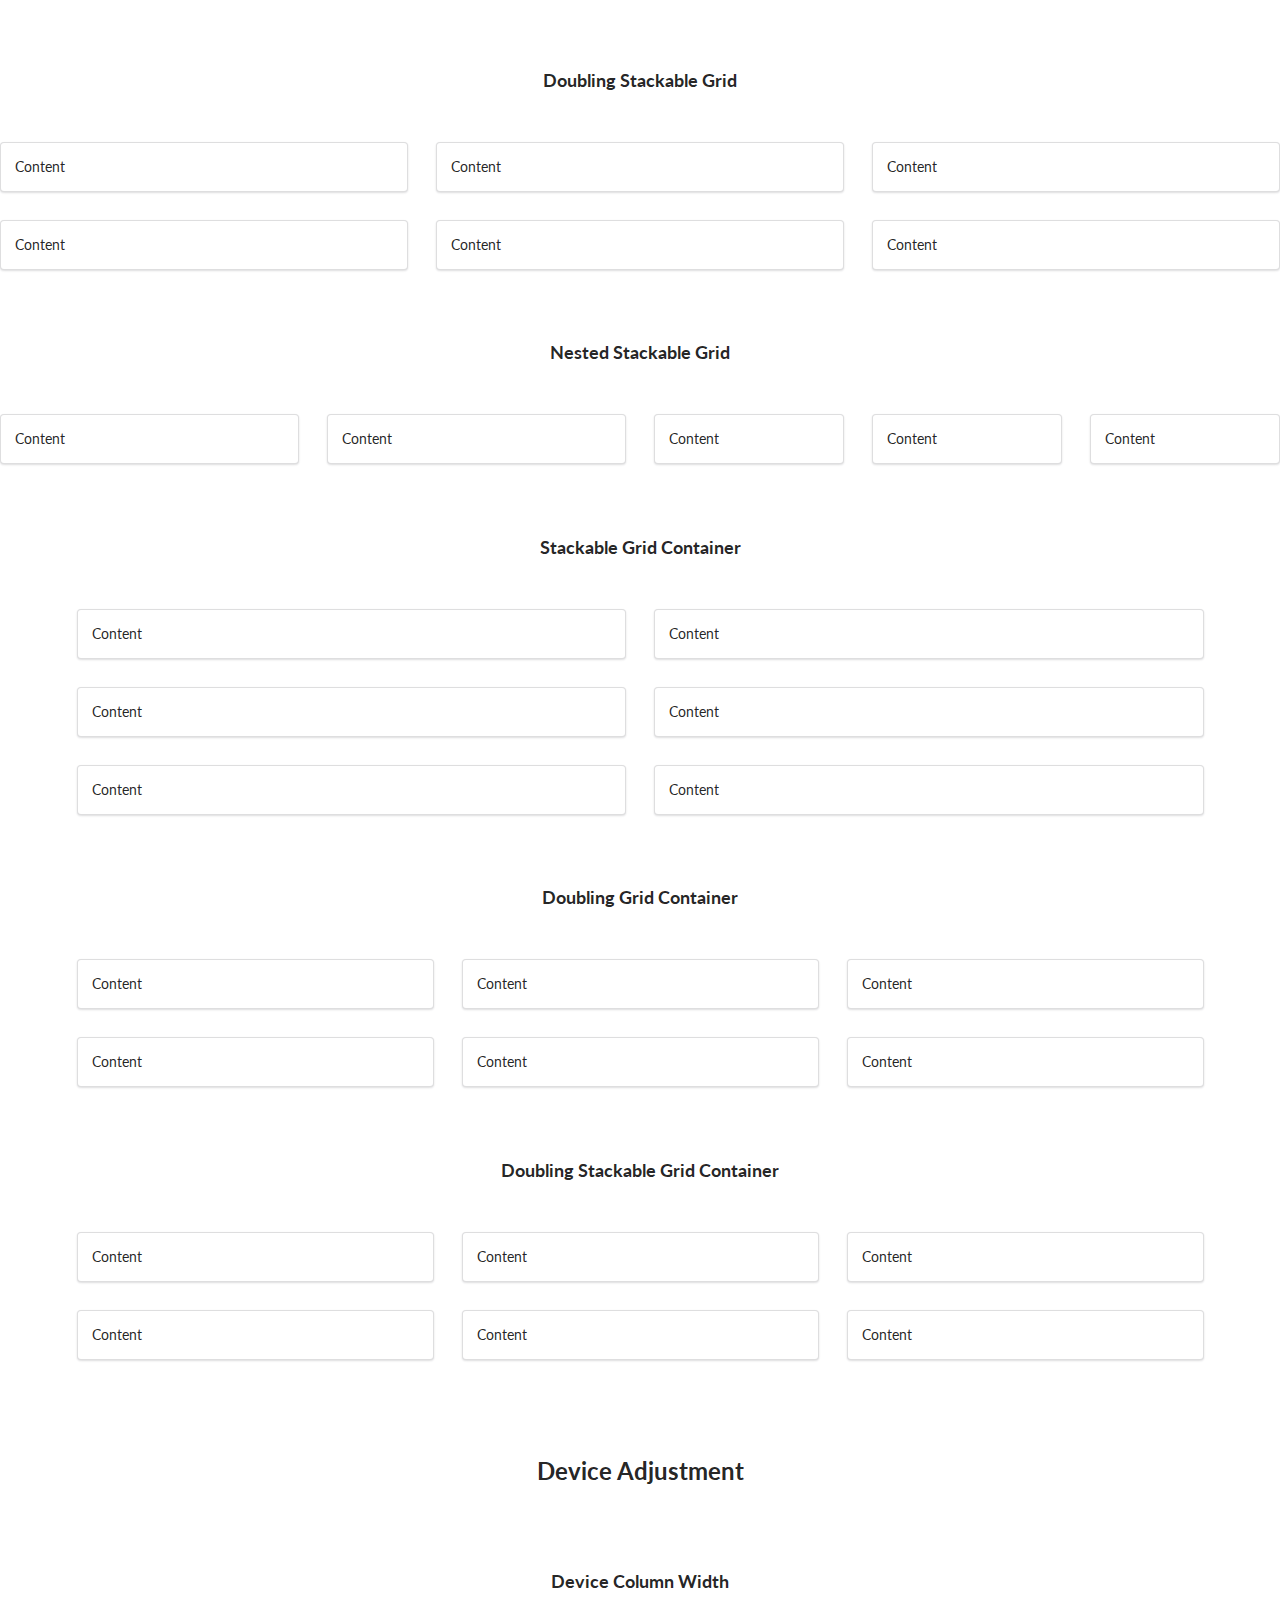
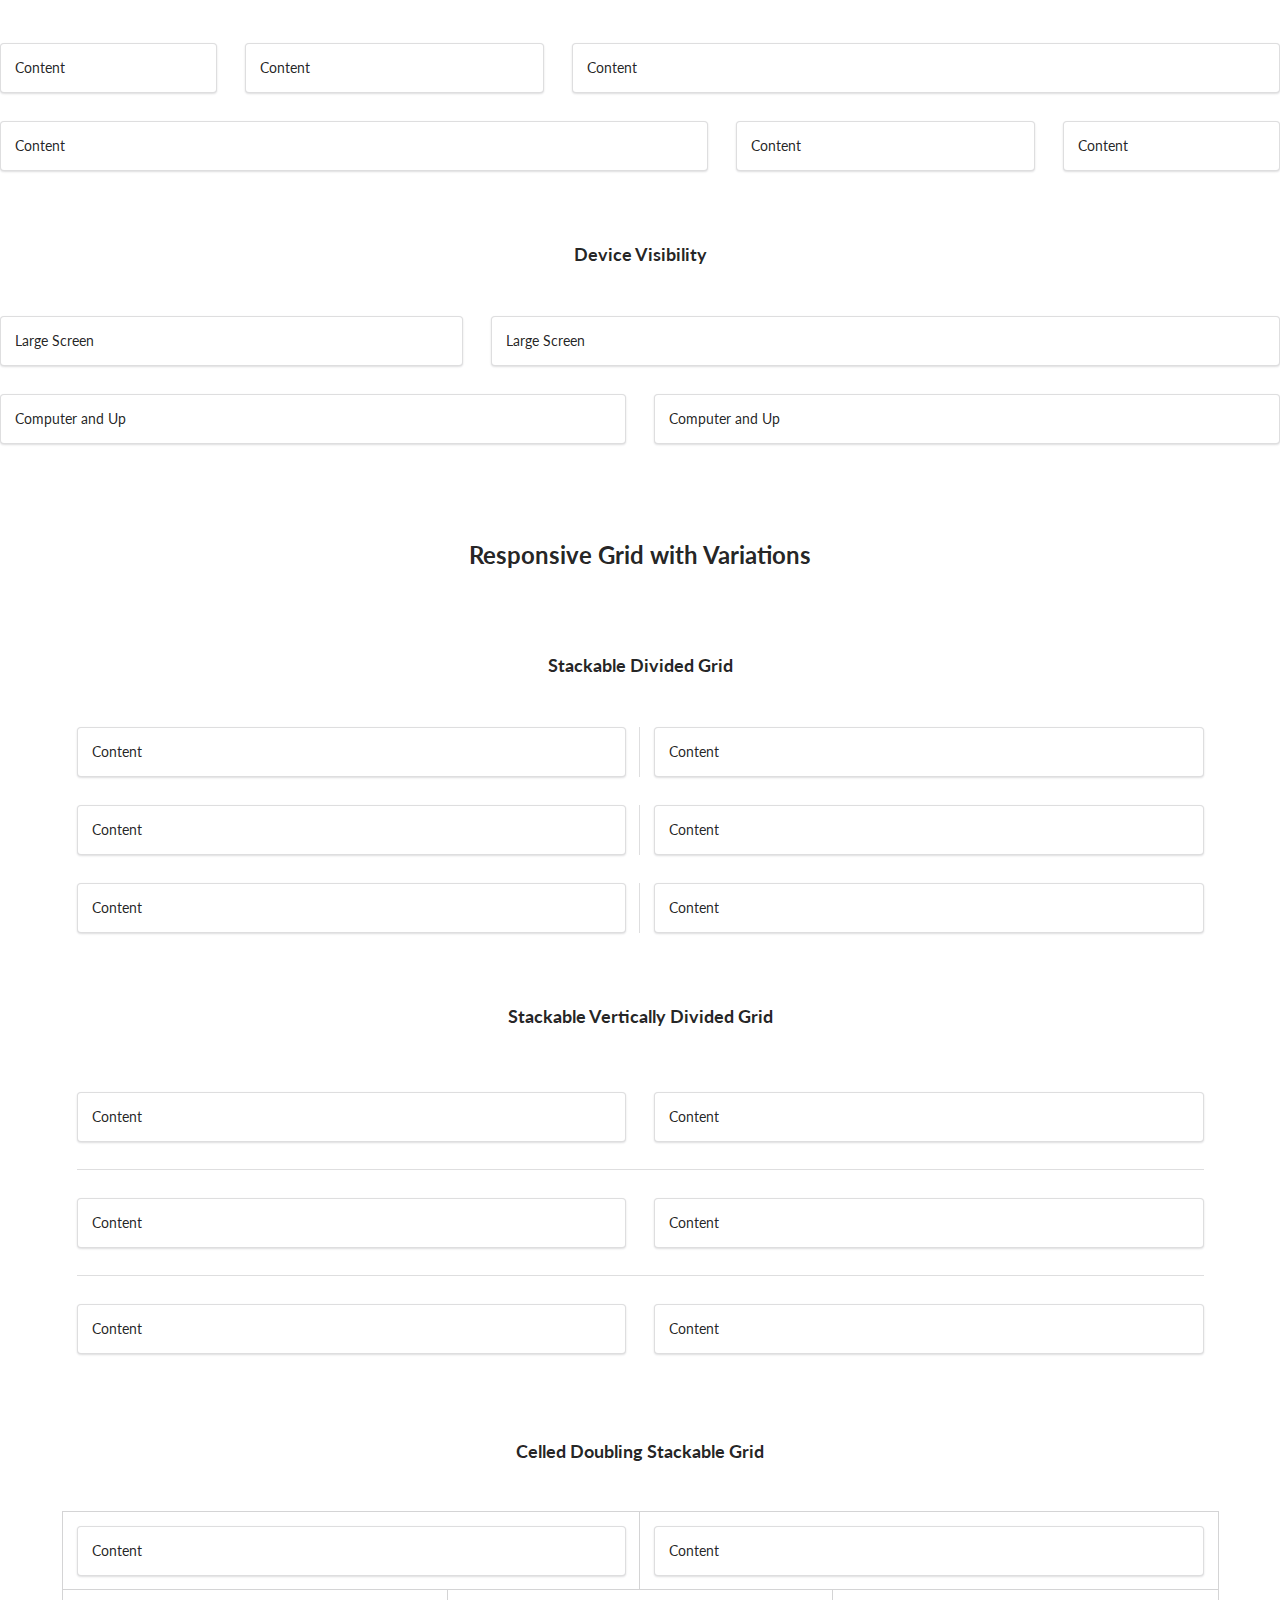
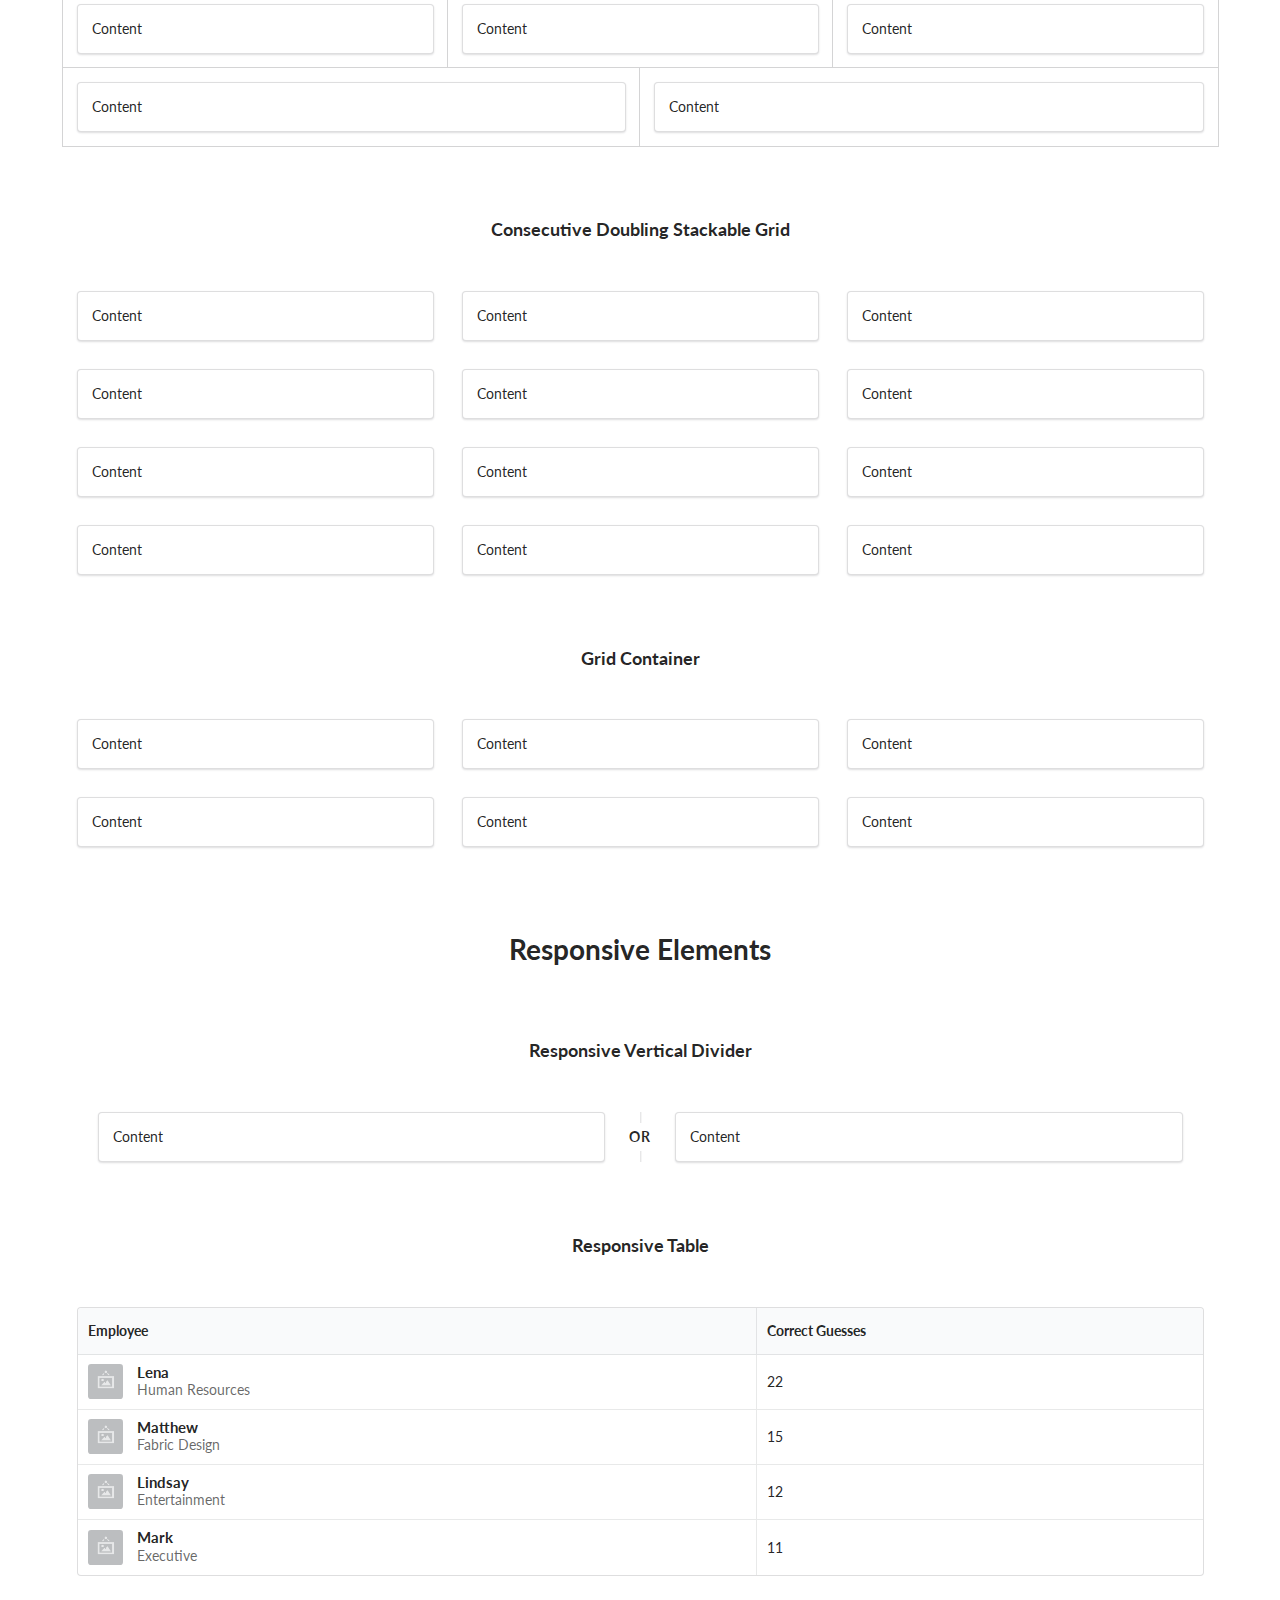
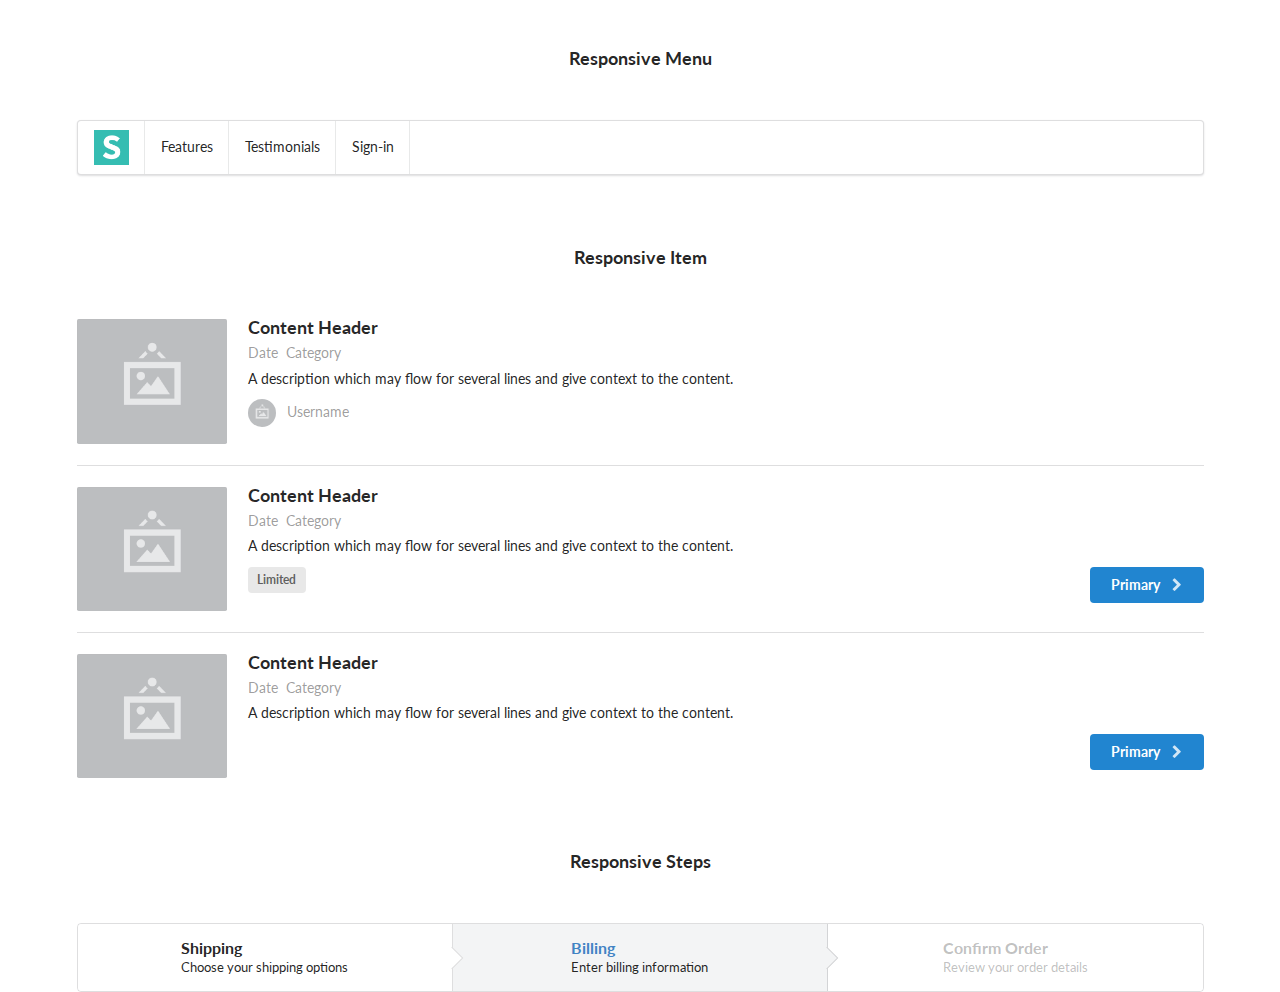
<file: examples/responsive.html>
<!DOCTYPE html>
<html>
<head>
  <!-- Standard Meta -->
  <meta charset="utf-8" />
  <meta http-equiv="X-UA-Compatible" content="IE=edge,chrome=1" />
  <meta name="viewport" content="width=device-width, initial-scale=1.0, maximum-scale=1.0">

  <!-- Site Properities -->
  <title>Responsive Elements - Semantic</title>
  <link rel="stylesheet" type="text/css" href="../dist/semantic.css">

  <script src="assets/library/jquery.min.js"></script>
  <script src="../dist/semantic.js"></script>

</head>
<body>

<h1 class="ui center aligned header">Responsive UI Examples</h1>


<h2 class="ui center aligned header">Basic Responsive</h2>


<h3 class="ui center aligned header">Container</h3>
<div class="ui container">
  <div class="ui segments">
    <div class="ui segment">Content</div>
    <div class="ui segment">Content</div>
    <div class="ui segment">Content</div>
    <div class="ui segment">Content</div>
  </div>
</div>
<h3 class="ui center aligned header">Text Container</h3>
<div class="ui text container">
  <div class="ui segments">
    <div class="ui segment">Content</div>
    <div class="ui segment">Content</div>
    <div class="ui segment">Content</div>
    <div class="ui segment">Content</div>
  </div>
</div>

<h3 class="ui center aligned header">Stackable Grid</h3>
<div class="ui two column stackable grid">
  <div class="column">
    <div class="ui segment">Content</div>
  </div>
  <div class="column">
    <div class="ui segment">Content</div>
  </div>
  <div class="three column row">
    <div class="column">
      <div class="ui segment">Content</div>
    </div>
    <div class="column">
      <div class="ui segment">Content</div>
    </div>
    <div class="column">
      <div class="ui segment">Content</div>
    </div>
  </div>
  <div class="ten wide column">
    <div class="ui segment">Content</div>
  </div>
  <div class="six wide column">
    <div class="ui segment">Content</div>
  </div>
</div>


<h3 class="ui center aligned header">Doubling Grid</h3>
<div class="ui three column doubling grid">
  <div class="column">
    <div class="ui segment">Content</div>
  </div>
  <div class="column">
    <div class="ui segment">Content</div>
  </div>
  <div class="column">
    <div class="ui segment">Content</div>
  </div>
  <div class="column">
    <div class="ui segment">Content</div>
  </div>
  <div class="column">
    <div class="ui segment">Content</div>
  </div>
  <div class="column">
    <div class="ui segment">Content</div>
  </div>
</div>

<h3 class="ui center aligned header">Doubling Stackable Grid</h3>
<div class="ui three column doubling stackable grid">
  <div class="column">
    <div class="ui segment">Content</div>
  </div>
  <div class="column">
    <div class="ui segment">Content</div>
  </div>
  <div class="column">
    <div class="ui segment">Content</div>
  </div>
  <div class="column">
    <div class="ui segment">Content</div>
  </div>
  <div class="column">
    <div class="ui segment">Content</div>
  </div>
  <div class="column">
    <div class="ui segment">Content</div>
  </div>
</div>

<h3 class="ui center aligned header">Nested Stackable Grid</h3>
<div class="ui two column grid">
  <div class="column">
    <div class="ui stackable doubling two column grid">
      <div class="column">
        <div class="ui segment">Content</div>
      </div>
      <div class="column">
        <div class="ui segment">Content</div>
      </div>
    </div>
  </div>
  <div class="column">
    <div class="ui stackable doubling three column grid">
      <div class="column">
        <div class="ui segment">Content</div>
      </div>
      <div class="column">
        <div class="ui segment">Content</div>
      </div>
      <div class="column">
        <div class="ui segment">Content</div>
      </div>
    </div>
  </div>
</div>


<h3 class="ui center aligned header">Stackable Grid Container</h3>
<div class="ui two column stackable grid container">
  <div class="column">
    <div class="ui segment">Content</div>
  </div>
  <div class="column">
    <div class="ui segment">Content</div>
  </div>
  <div class="column">
    <div class="ui segment">Content</div>
  </div>
  <div class="column">
    <div class="ui segment">Content</div>
  </div>
  <div class="column">
    <div class="ui segment">Content</div>
  </div>
  <div class="column">
    <div class="ui segment">Content</div>
  </div>
</div>


<h3 class="ui center aligned header">Doubling Grid Container</h3>
<div class="ui three column doubling grid container">
  <div class="column">
    <div class="ui segment">Content</div>
  </div>
  <div class="column">
    <div class="ui segment">Content</div>
  </div>
  <div class="column">
    <div class="ui segment">Content</div>
  </div>
  <div class="column">
    <div class="ui segment">Content</div>
  </div>
  <div class="column">
    <div class="ui segment">Content</div>
  </div>
  <div class="column">
    <div class="ui segment">Content</div>
  </div>
</div>

<h3 class="ui center aligned header">Doubling Stackable Grid Container</h3>
<div class="ui three column doubling stackable grid container">
  <div class="column">
    <div class="ui segment">Content</div>
  </div>
  <div class="column">
    <div class="ui segment">Content</div>
  </div>
  <div class="column">
    <div class="ui segment">Content</div>
  </div>
  <div class="column">
    <div class="ui segment">Content</div>
  </div>
  <div class="column">
    <div class="ui segment">Content</div>
  </div>
  <div class="column">
    <div class="ui segment">Content</div>
  </div>
</div>

<h2 class="ui center aligned header">Device Adjustment</h2>

<h3 class="ui center aligned header">Device Column Width</h3>
<div class="ui grid">
  <div class="three wide computer nine wide tablet six wide mobile column">
    <div class="ui segment">Content</div>
  </div>
  <div class="four wide column">
    <div class="ui segment">Content</div>
  </div>
  <div class="nine wide computer three wide tablet six wide mobile column">
    <div class="ui segment">Content</div>
  </div>
  <div class="nine wide computer three wide tablet six wide mobile column">
    <div class="ui segment">Content</div>
  </div>
  <div class="four wide column">
    <div class="ui segment">Content</div>
  </div>
  <div class="three wide computer nine wide tablet six wide mobile column">
    <div class="ui segment">Content</div>
  </div>
</div>

<h3 class="ui center aligned header">Device Visibility</h3>
<div class="ui four column grid">
  <div class="widescreen only ten wide column">
    <div class="ui segment">Widescreen</div>
  </div>
  <div class="widescreen only six wide column">
    <div class="ui segment">Widescreen</div>
  </div>
  <div class="large screen only six wide column">
    <div class="ui segment">Large Screen</div>
  </div>
  <div class="large screen only ten wide column">
    <div class="ui segment">Large Screen</div>
  </div>
  <div class="tablet only mobile only eight wide column">
    <div class="ui segment">Tablet and Mobile</div>
  </div>
  <div class="tablet only mobile only eight wide column">
    <div class="ui segment">Tablet and Mobile</div>
  </div>
  <div class="mobile only sixteen wide column">
    <div class="ui segment">Mobile</div>
  </div>
  <div class="computer only two column row">
    <div class="column">
      <div class="ui segment">Computer and Up</div>
    </div>
    <div class="column">
      <div class="ui segment">Computer and Up</div>
    </div>
  </div>
  <div class="tablet only column">
    <div class="ui segment">Tablet Only Content</div>
  </div>
  <div class="tablet only column">
    <div class="ui segment">Tablet Only Content</div>
  </div>
  <div class="tablet only column">
    <div class="ui segment">Tablet Only Content</div>
  </div>
  <div class="tablet only column">
    <div class="ui segment">Tablet Only Content</div>
  </div>
</div>


<h2 class="ui center aligned header">Responsive Grid with Variations</h2>

<h3 class="ui center aligned header">Stackable Divided Grid</h3>
<div class="ui stackable two column divided grid container">
  <div class="row">
    <div class="column">
      <div class="ui segment">Content</div>
    </div>
    <div class="column">
      <div class="ui segment">Content</div>
    </div>
  </div>
  <div class="row">
    <div class="column">
      <div class="ui segment">Content</div>
    </div>
    <div class="column">
      <div class="ui segment">Content</div>
    </div>
  </div>
  <div class="row">
    <div class="column">
      <div class="ui segment">Content</div>
    </div>
    <div class="column">
      <div class="ui segment">Content</div>
    </div>
  </div>
</div>

<h3 class="ui center aligned header">Stackable Vertically Divided Grid</h3>
<div class="ui stackable two column vertically divided grid container">
  <div class="row">
    <div class="column">
      <div class="ui segment">Content</div>
    </div>
    <div class="column">
      <div class="ui segment">Content</div>
    </div>
  </div>
  <div class="row">
    <div class="column">
      <div class="ui segment">Content</div>
    </div>
    <div class="column">
      <div class="ui segment">Content</div>
    </div>
  </div>
  <div class="row">
    <div class="column">
      <div class="ui segment">Content</div>
    </div>
    <div class="column">
      <div class="ui segment">Content</div>
    </div>
  </div>
</div>

<h3 class="ui center aligned header">Celled Doubling Stackable Grid</h3>
<div class="doubling stackable celled ui grid container">
  <div class="two column row">
    <div class="column">
      <div class="ui segment">Content</div>
    </div>
    <div class="column">
      <div class="ui segment">Content</div>
    </div>
  </div>
  <div class="three column row">
    <div class="column">
      <div class="ui segment">Content</div>
    </div>
    <div class="column">
      <div class="ui segment">Content</div>
    </div>
    <div class="column">
      <div class="ui segment">Content</div>
    </div>
  </div>
  <div class="two column row">
    <div class="column">
      <div class="ui segment">Content</div>
    </div>
    <div class="column">
      <div class="ui segment">Content</div>
    </div>
  </div>
</div>
<h3 class="ui center aligned header">Consecutive Doubling Stackable Grid</h3>
<div class="doubling stackable three column ui grid container">
  <div class="column">
    <div class="ui segment">Content</div>
  </div>
  <div class="column">
    <div class="ui segment">Content</div>
  </div>
  <div class="column">
    <div class="ui segment">Content</div>
  </div>
  <div class="column">
    <div class="ui segment">Content</div>
  </div>
  <div class="column">
    <div class="ui segment">Content</div>
  </div>
  <div class="column">
    <div class="ui segment">Content</div>
  </div>
</div>
<div class="doubling stackable three column ui grid container">
  <div class="column">
    <div class="ui segment">Content</div>
  </div>
  <div class="column">
    <div class="ui segment">Content</div>
  </div>
  <div class="column">
    <div class="ui segment">Content</div>
  </div>
  <div class="column">
    <div class="ui segment">Content</div>
  </div>
  <div class="column">
    <div class="ui segment">Content</div>
  </div>
  <div class="column">
    <div class="ui segment">Content</div>
  </div>
</div>

<h3 class="ui center aligned header">Grid Container</h3>
<div class="ui three column grid container">
  <div class="column">
    <div class="ui segment">Content</div>
  </div>
  <div class="column">
    <div class="ui segment">Content</div>
  </div>
  <div class="column">
    <div class="ui segment">Content</div>
  </div>
  <div class="column">
    <div class="ui segment">Content</div>
  </div>
  <div class="column">
    <div class="ui segment">Content</div>
  </div>
  <div class="column">
    <div class="ui segment">Content</div>
  </div>
</div>

<h1 class="ui center aligned header">Responsive Elements</h1>


<h3 class="ui center aligned header">Responsive Vertical Divider</h3>

  <div class="ui stackable two column very relaxed grid container" style="position:relative;">
    <div class="column">
      <div class="ui segment">Content</div>
    </div>
    <div class="ui vertical divider">
      Or
    </div>
    <div class="column">
      <div class="ui segment">Content</div>
    </div>
  </div>


<h3 class="ui center aligned header">Responsive Table</h3>

<div class="ui container">
  <table class="ui celled table">
    <thead>
      <th>Employee</th>
      <th>Correct Guesses</th>
    </thead>
    <tbody>
      <tr>
        <td>
          <h4 class="ui image header">
            <img src="assets/images/wireframe/square-image.png" class="ui mini rounded image">
            <div class="content">
              Lena
              <div class="sub header">Human Resources
            </div>
          </div>
        </td>
        <td>
          22
        </td>
      </tr>
      <tr>
        <td>
          <h4 class="ui image header">
            <img src="assets/images/wireframe/square-image.png" class="ui mini rounded image">
            <div class="content">
              Matthew
              <div class="sub header">Fabric Design
            </div>
          </div>
        </td>
        <td>
          15
        </td>
      </tr>
      <tr>
        <td>
          <h4 class="ui image header">
            <img src="assets/images/wireframe/square-image.png" class="ui mini rounded image">
            <div class="content">
              Lindsay
              <div class="sub header">Entertainment
            </div>
          </div>
        </td>
        <td>
          12
        </td>
      </tr>
      <tr>
        <td>
          <h4 class="ui image header">
            <img src="assets/images/wireframe/square-image.png" class="ui mini rounded image">
            <div class="content">
              Mark
              <div class="sub header">Executive
            </div>
          </div>
        </td>
        <td>
          11
        </td>
      </tr>
    </tbody>
  </table>
</div>

<h3 class="ui center aligned header">Responsive Menu</h3>

<div class="ui stackable container menu">
  <div class="item">
    <img src="assets/images/logo.png">
  </div>
  <a class="item">Features</a>
  <a class="item">Testimonials</a>
  <a class="item">Sign-in</a>
</div>

<h3 class="ui center aligned header">Responsive Item</h3>

<div class="ui container">
  <div class="ui relaxed divided items">
    <div class="item">
      <div class="ui small image">
        <img src="assets/images/wireframe/image.png">
      </div>
      <div class="content">
        <a class="header">Content Header</a>
        <div class="meta">
          <a>Date</a>
          <a>Category</a>
        </div>
        <div class="description">
          A description which may flow for several lines and give context to the content.
        </div>
        <div class="extra">
          <img src="assets/images/wireframe/square-image.png" class="ui circular avatar image"> Username
        </div>
      </div>
    </div>
    <div class="item">
      <div class="ui small image">
        <img src="assets/images/wireframe/image.png">
      </div>
      <div class="content">
        <a class="header">Content Header</a>
        <div class="meta">
          <a>Date</a>
          <a>Category</a>
        </div>
        <div class="description">
          A description which may flow for several lines and give context to the content.
        </div>
        <div class="extra">
          <div class="ui right floated primary button">
            Primary
            <i class="right chevron icon"></i>
          </div>
          <div class="ui label">Limited</div>
        </div>
      </div>
    </div>
    <div class="item">
      <div class="ui small image">
        <img src="assets/images/wireframe/image.png">
      </div>
      <div class="content">
        <a class="header">Content Header</a>
        <div class="meta">
          <a>Date</a>
          <a>Category</a>
        </div>
        <div class="description">
          A description which may flow for several lines and give context to the content.
        </div>
        <div class="extra">
          <div class="ui right floated primary button">
            Primary
            <i class="right chevron icon"></i>
          </div>
        </div>
      </div>
    </div>
  </div>
</div>

<h3 class="ui center aligned header">Responsive Steps</h3>

<div class="ui last container">
  <div class="ui three steps">
    <div class="step">
      <div class="content">
        <div class="title">Shipping</div>
        <div class="description">Choose your shipping options</div>
      </div>
    </div>
    <div class="active step">
      <div class="content">
        <div class="title">Billing</div>
        <div class="description">Enter billing information</div>
      </div>
    </div>
    <div class="disabled step">
      <div class="content">
        <div class="title">Confirm Order</div>
        <div class="description">Review your order details</div>
      </div>
    </div>
  </div>
</div>


<!-- Content JS HERE !-->
<style>
  .last.container {
    margin-bottom: 300px !important;
  }
  h1.ui.center.header {
    margin-top: 3em;
  }
  h2.ui.center.header {
    margin: 4em 0em 2em;
  }
  h3.ui.center.header {
    margin-top: 2em;
    padding: 2em 0em;
  }
</style>

<script type="text/javascript">
$(document).ready(function() {

  var
    $headers     = $('body > h3'),
    $header      = $headers.first(),
    ignoreScroll = false,
    timer
  ;

  // Preserve example in viewport when resizing browser
  $(window)
    .on('resize', function() {
      // ignore callbacks from scroll change
      clearTimeout(timer);
      $headers.visibility('disable callbacks');

      // preserve position
      $(document).scrollTop( $header.offset().top );

      // allow callbacks in 500ms
      timer = setTimeout(function() {
        $headers.visibility('enable callbacks');
      }, 500);
    })
  ;
  $headers
    .visibility({
      // fire once each time passed
      once: false,

      // dont refresh position on resize
      checkOnRefresh: true,

      // lock to this element on resize
      onTopPassed: function() {
        $header = $(this);
      },
      onTopPassedReverse: function() {
        $header = $(this);
      }
    })
  ;
});
</script>

</body>
</htmL.
</file>
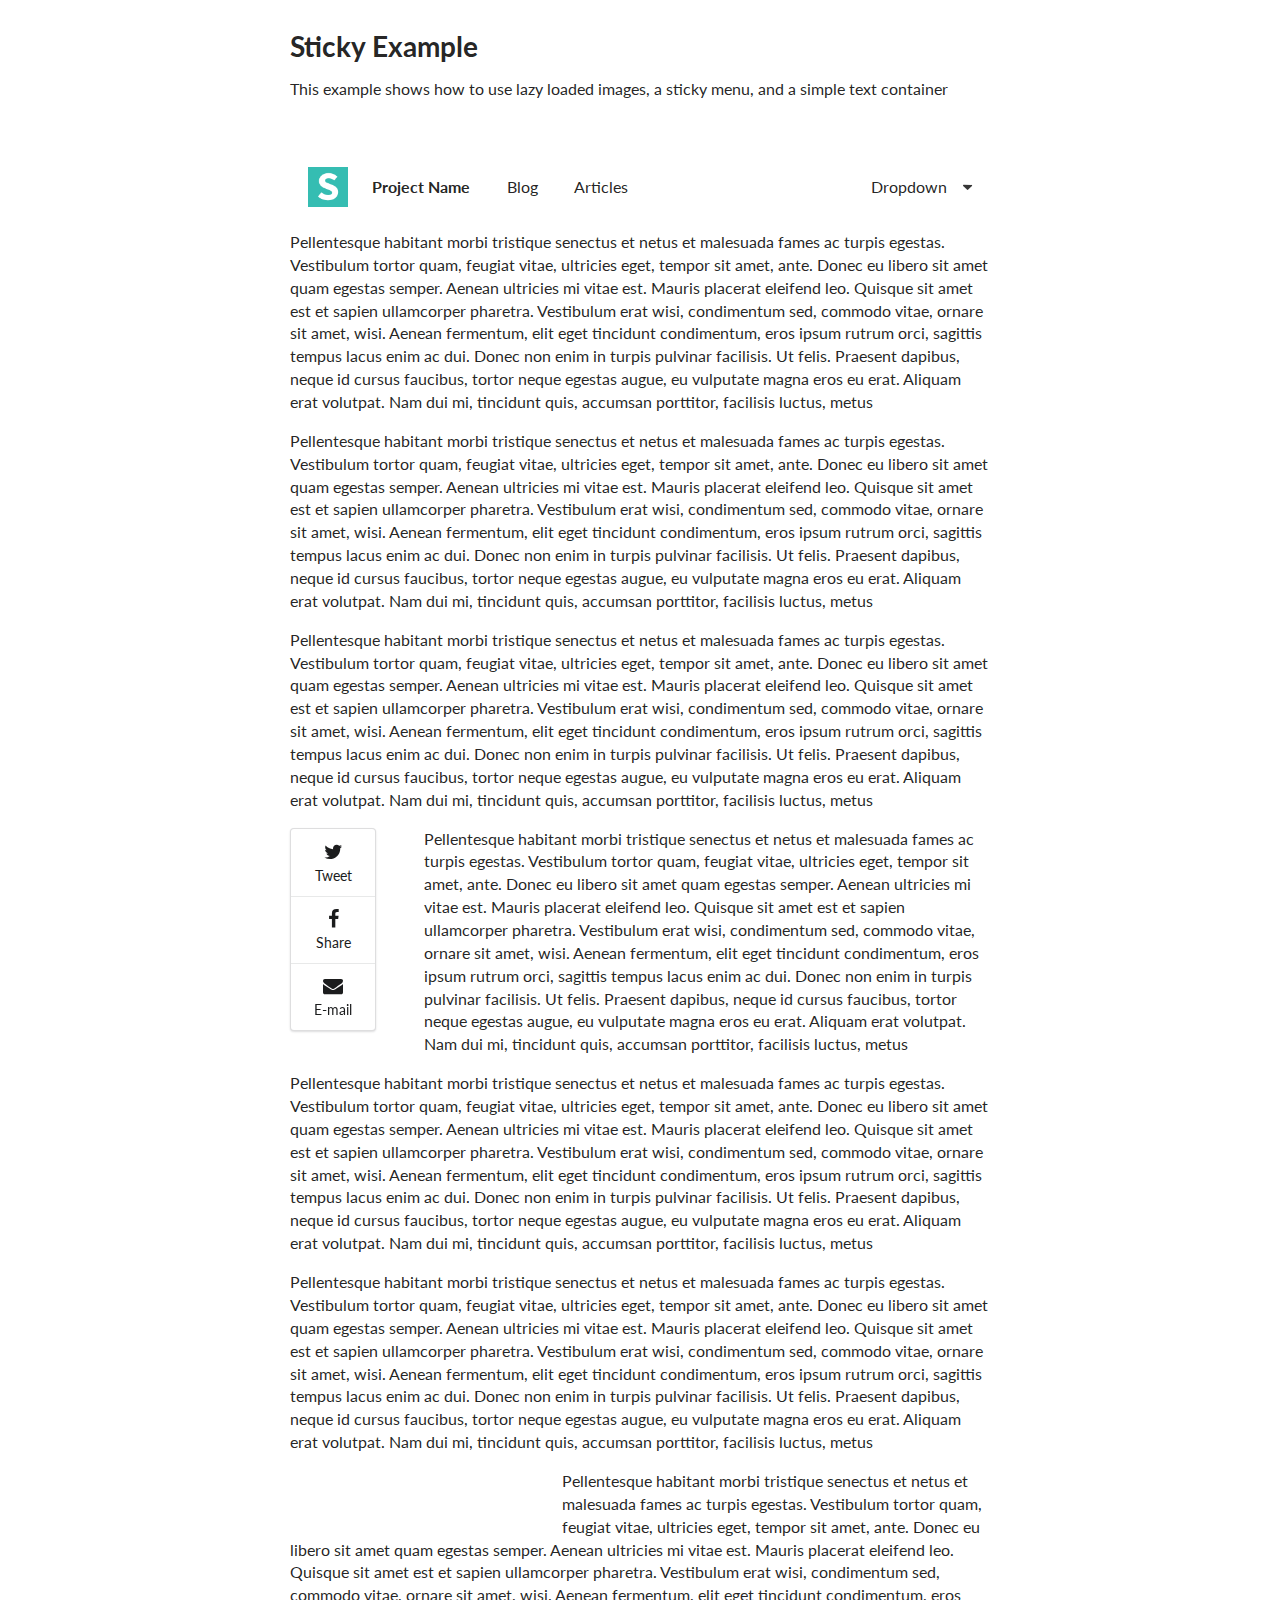
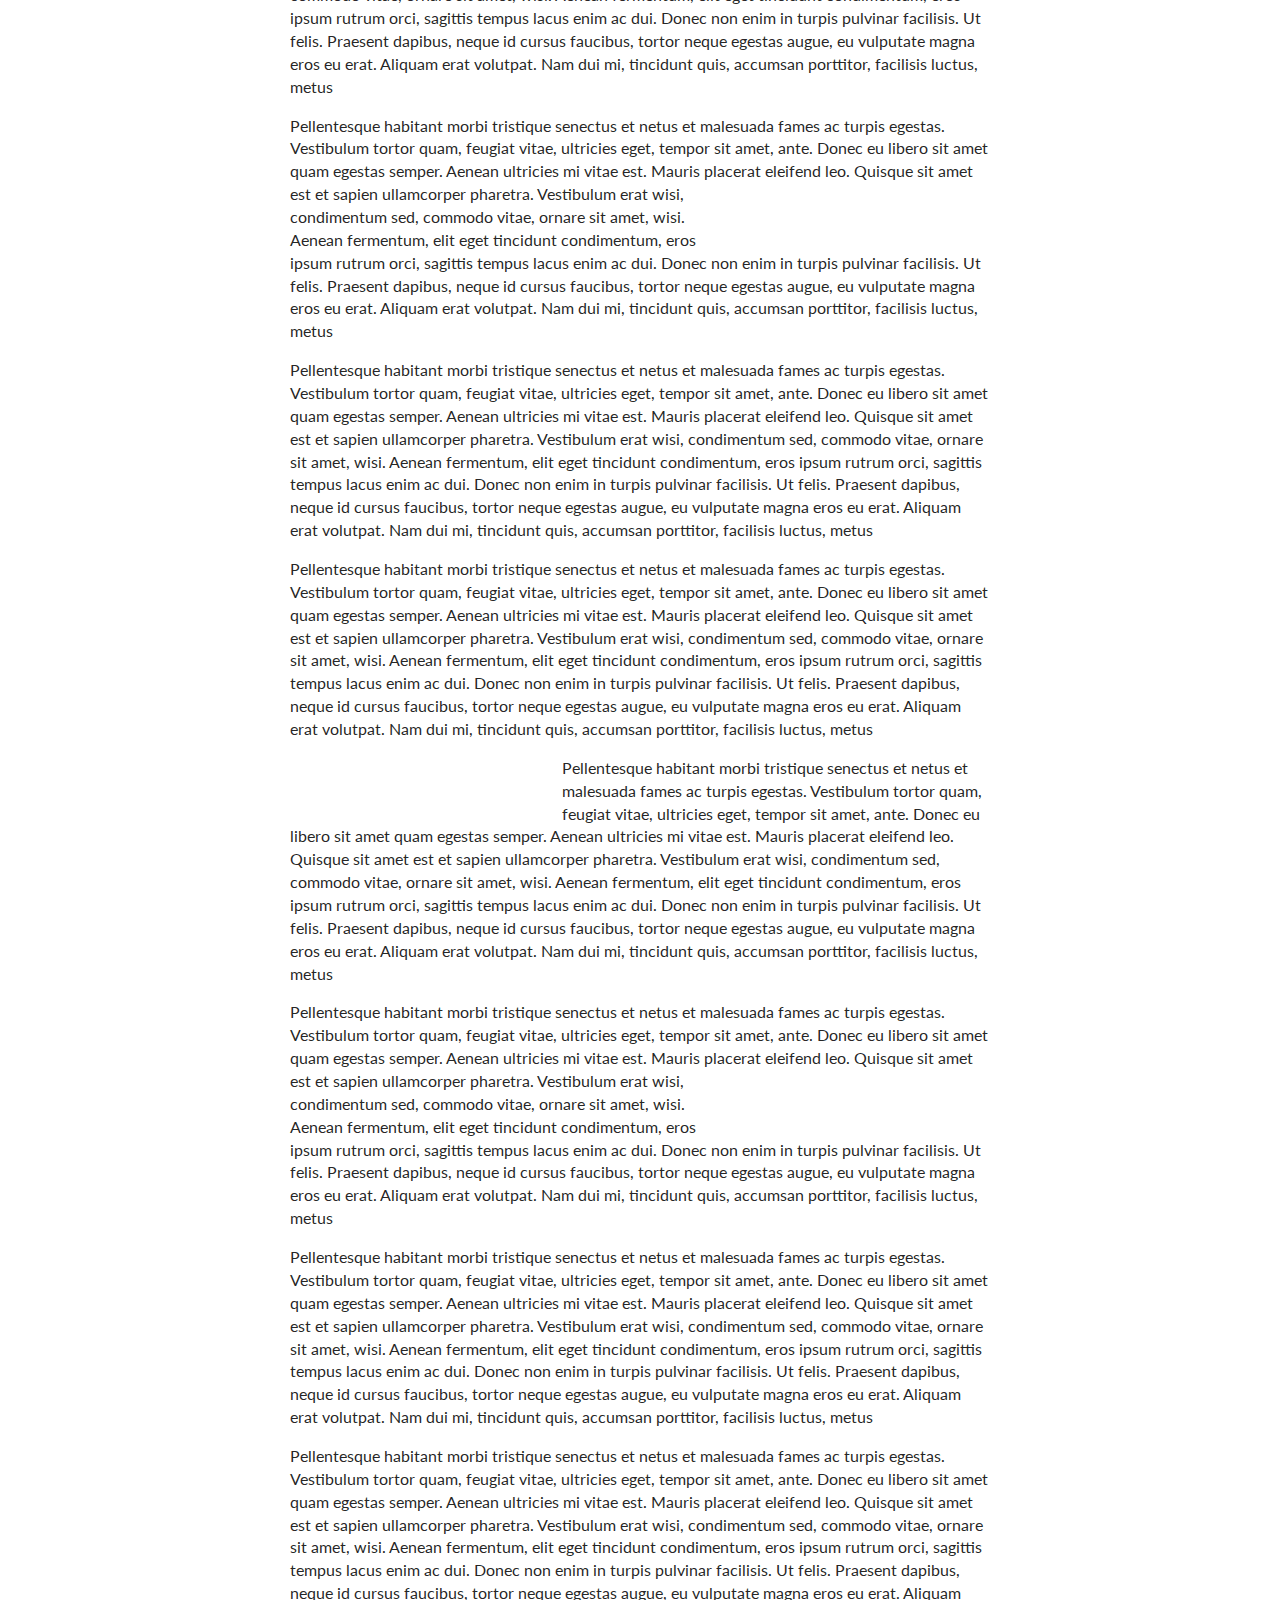
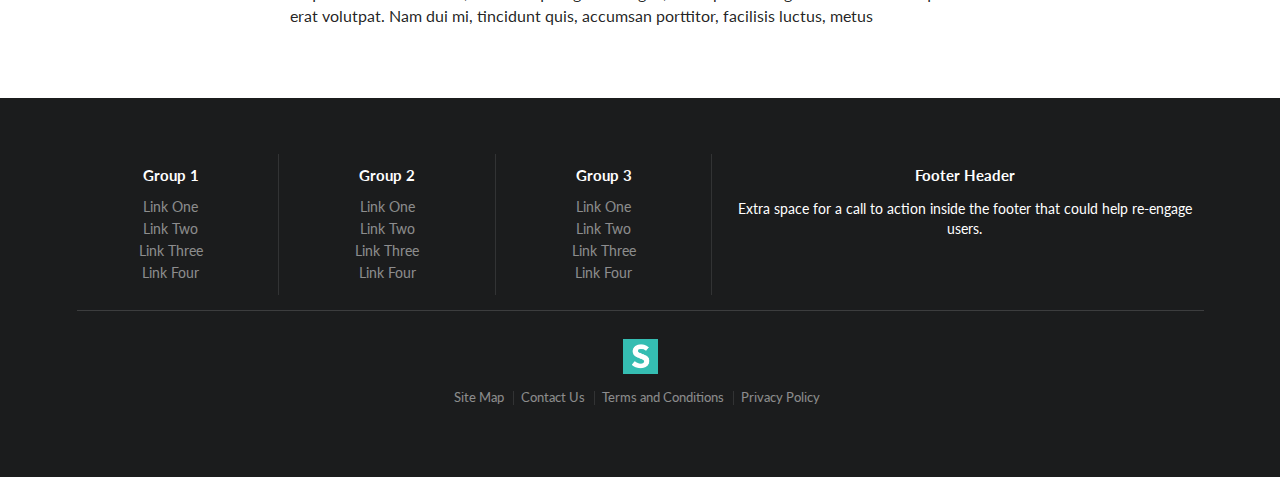
<file: examples/sticky.html>
<!DOCTYPE html>
<html>
<head>
  <!-- Standard Meta -->
  <meta charset="utf-8" />
  <meta http-equiv="X-UA-Compatible" content="IE=edge,chrome=1" />
  <meta name="viewport" content="width=device-width, initial-scale=1.0, maximum-scale=1.0">

  <!-- Site Properities -->
  <title>Sticky Example - Semantic</title>

  <link rel="stylesheet" type="text/css" href="../dist/components/reset.css">
  <link rel="stylesheet" type="text/css" href="../dist/components/site.css">

  <link rel="stylesheet" type="text/css" href="../dist/components/container.css">
  <link rel="stylesheet" type="text/css" href="../dist/components/grid.css">
  <link rel="stylesheet" type="text/css" href="../dist/components/header.css">
  <link rel="stylesheet" type="text/css" href="../dist/components/image.css">
  <link rel="stylesheet" type="text/css" href="../dist/components/menu.css">

  <link rel="stylesheet" type="text/css" href="../dist/components/divider.css">
  <link rel="stylesheet" type="text/css" href="../dist/components/list.css">
  <link rel="stylesheet" type="text/css" href="../dist/components/segment.css">
  <link rel="stylesheet" type="text/css" href="../dist/components/dropdown.css">
  <link rel="stylesheet" type="text/css" href="../dist/components/icon.css">
  <link rel="stylesheet" type="text/css" href="../dist/components/transition.css">

  <script src="assets/library/jquery.min.js"></script>
  <script src="../dist/components/transition.js"></script>
  <script src="../dist/components/dropdown.js"></script>
  <script src="../dist/components/visibility.js"></script>
  <script>
  $(document)
    .ready(function() {

      // fix main menu to page on passing
      $('.main.menu').visibility({
        type: 'fixed'
      });
      $('.overlay').visibility({
        type: 'fixed',
        offset: 80
      });

      // lazy load images
      $('.image').visibility({
        type: 'image',
        transition: 'vertical flip in',
        duration: 500
      });

      // show dropdown on hover
      $('.main.menu  .ui.dropdown').dropdown({
        on: 'hover'
      });
    })
  ;
  </script>

  <style type="text/css">

  body {
    background-color: #FFFFFF;
  }
  .main.container {
    margin-top: 2em;
  }

  .main.menu {
    margin-top: 4em;
    border-radius: 0;
    border: none;
    box-shadow: none;
    transition:
      box-shadow 0.5s ease,
      padding 0.5s ease
    ;
  }
  .main.menu .item img.logo {
    margin-right: 1.5em;
  }

  .overlay {
    float: left;
    margin: 0em 3em 1em 0em;
  }
  .overlay .menu {
    position: relative;
    left: 0;
    transition: left 0.5s ease;
  }

  .main.menu.fixed {
    background-color: #FFFFFF;
    border: 1px solid #DDD;
    box-shadow: 0px 3px 5px rgba(0, 0, 0, 0.2);
  }
  .overlay.fixed .menu {
    left: 800px;
  }

  .text.container .left.floated.image {
    margin: 2em 2em 2em -4em;
  }
  .text.container .right.floated.image {
    margin: 2em -4em 2em 2em;
  }

  .ui.footer.segment {
    margin: 5em 0em 0em;
    padding: 5em 0em;
  }
  </style>

</head>
<body>

  <div class="ui main text container">
    <h1 class="ui header">Sticky Example</h1>
    <p>This example shows how to use lazy loaded images, a sticky menu, and a simple text container</p>
  </div>


  <div class="ui borderless main menu">
    <div class="ui text container">
      <div href="#" class="header item">
        <img class="logo" src="assets/images/logo.png">
        Project Name
      </div>
      <a href="#" class="item">Blog</a>
      <a href="#" class="item">Articles</a>
      <a href="#" class="ui right floated dropdown item">
        Dropdown <i class="dropdown icon"></i>
        <div class="menu">
          <div class="item">Link Item</div>
          <div class="item">Link Item</div>
          <div class="divider"></div>
          <div class="header">Header Item</div>
          <div class="item">
            <i class="dropdown icon"></i>
            Sub Menu
            <div class="menu">
              <div class="item">Link Item</div>
              <div class="item">Link Item</div>
            </div>
          </div>
          <div class="item">Link Item</div>
        </div>
      </a>
    </div>
  </div>

  <div class="ui text container">
    <p>Pellentesque habitant morbi tristique senectus et netus et malesuada fames ac turpis egestas. Vestibulum tortor quam, feugiat vitae, ultricies eget, tempor sit amet, ante. Donec eu libero sit amet quam egestas semper. Aenean ultricies mi vitae est. Mauris placerat eleifend leo. Quisque sit amet est et sapien ullamcorper pharetra. Vestibulum erat wisi, condimentum sed, commodo vitae, ornare sit amet, wisi. Aenean fermentum, elit eget tincidunt condimentum, eros ipsum rutrum orci, sagittis tempus lacus enim ac dui. Donec non enim in turpis pulvinar facilisis. Ut felis. Praesent dapibus, neque id cursus faucibus, tortor neque egestas augue, eu vulputate magna eros eu erat. Aliquam erat volutpat. Nam dui mi, tincidunt quis, accumsan porttitor, facilisis luctus, metus</p>
    <p>Pellentesque habitant morbi tristique senectus et netus et malesuada fames ac turpis egestas. Vestibulum tortor quam, feugiat vitae, ultricies eget, tempor sit amet, ante. Donec eu libero sit amet quam egestas semper. Aenean ultricies mi vitae est. Mauris placerat eleifend leo. Quisque sit amet est et sapien ullamcorper pharetra. Vestibulum erat wisi, condimentum sed, commodo vitae, ornare sit amet, wisi. Aenean fermentum, elit eget tincidunt condimentum, eros ipsum rutrum orci, sagittis tempus lacus enim ac dui. Donec non enim in turpis pulvinar facilisis. Ut felis. Praesent dapibus, neque id cursus faucibus, tortor neque egestas augue, eu vulputate magna eros eu erat. Aliquam erat volutpat. Nam dui mi, tincidunt quis, accumsan porttitor, facilisis luctus, metus</p>
    <p>Pellentesque habitant morbi tristique senectus et netus et malesuada fames ac turpis egestas. Vestibulum tortor quam, feugiat vitae, ultricies eget, tempor sit amet, ante. Donec eu libero sit amet quam egestas semper. Aenean ultricies mi vitae est. Mauris placerat eleifend leo. Quisque sit amet est et sapien ullamcorper pharetra. Vestibulum erat wisi, condimentum sed, commodo vitae, ornare sit amet, wisi. Aenean fermentum, elit eget tincidunt condimentum, eros ipsum rutrum orci, sagittis tempus lacus enim ac dui. Donec non enim in turpis pulvinar facilisis. Ut felis. Praesent dapibus, neque id cursus faucibus, tortor neque egestas augue, eu vulputate magna eros eu erat. Aliquam erat volutpat. Nam dui mi, tincidunt quis, accumsan porttitor, facilisis luctus, metus</p>
    <div class="overlay">
      <div class="ui labeled icon vertical menu">
        <a class="item"><i class="twitter icon"></i> Tweet</a>
        <a class="item"><i class="facebook icon"></i> Share</a>
        <a class="item"><i class="mail icon"></i> E-mail</a>
      </div>
    </div>
    <p>Pellentesque habitant morbi tristique senectus et netus et malesuada fames ac turpis egestas. Vestibulum tortor quam, feugiat vitae, ultricies eget, tempor sit amet, ante. Donec eu libero sit amet quam egestas semper. Aenean ultricies mi vitae est. Mauris placerat eleifend leo. Quisque sit amet est et sapien ullamcorper pharetra. Vestibulum erat wisi, condimentum sed, commodo vitae, ornare sit amet, wisi. Aenean fermentum, elit eget tincidunt condimentum, eros ipsum rutrum orci, sagittis tempus lacus enim ac dui. Donec non enim in turpis pulvinar facilisis. Ut felis. Praesent dapibus, neque id cursus faucibus, tortor neque egestas augue, eu vulputate magna eros eu erat. Aliquam erat volutpat. Nam dui mi, tincidunt quis, accumsan porttitor, facilisis luctus, metus</p>
    <p>Pellentesque habitant morbi tristique senectus et netus et malesuada fames ac turpis egestas. Vestibulum tortor quam, feugiat vitae, ultricies eget, tempor sit amet, ante. Donec eu libero sit amet quam egestas semper. Aenean ultricies mi vitae est. Mauris placerat eleifend leo. Quisque sit amet est et sapien ullamcorper pharetra. Vestibulum erat wisi, condimentum sed, commodo vitae, ornare sit amet, wisi. Aenean fermentum, elit eget tincidunt condimentum, eros ipsum rutrum orci, sagittis tempus lacus enim ac dui. Donec non enim in turpis pulvinar facilisis. Ut felis. Praesent dapibus, neque id cursus faucibus, tortor neque egestas augue, eu vulputate magna eros eu erat. Aliquam erat volutpat. Nam dui mi, tincidunt quis, accumsan porttitor, facilisis luctus, metus</p>
    <p>Pellentesque habitant morbi tristique senectus et netus et malesuada fames ac turpis egestas. Vestibulum tortor quam, feugiat vitae, ultricies eget, tempor sit amet, ante. Donec eu libero sit amet quam egestas semper. Aenean ultricies mi vitae est. Mauris placerat eleifend leo. Quisque sit amet est et sapien ullamcorper pharetra. Vestibulum erat wisi, condimentum sed, commodo vitae, ornare sit amet, wisi. Aenean fermentum, elit eget tincidunt condimentum, eros ipsum rutrum orci, sagittis tempus lacus enim ac dui. Donec non enim in turpis pulvinar facilisis. Ut felis. Praesent dapibus, neque id cursus faucibus, tortor neque egestas augue, eu vulputate magna eros eu erat. Aliquam erat volutpat. Nam dui mi, tincidunt quis, accumsan porttitor, facilisis luctus, metus</p>
    <img class="ui medium left floated image" data-src="assets/images/wireframe/square-image.png">
    <p>Pellentesque habitant morbi tristique senectus et netus et malesuada fames ac turpis egestas. Vestibulum tortor quam, feugiat vitae, ultricies eget, tempor sit amet, ante. Donec eu libero sit amet quam egestas semper. Aenean ultricies mi vitae est. Mauris placerat eleifend leo. Quisque sit amet est et sapien ullamcorper pharetra. Vestibulum erat wisi, condimentum sed, commodo vitae, ornare sit amet, wisi. Aenean fermentum, elit eget tincidunt condimentum, eros ipsum rutrum orci, sagittis tempus lacus enim ac dui. Donec non enim in turpis pulvinar facilisis. Ut felis. Praesent dapibus, neque id cursus faucibus, tortor neque egestas augue, eu vulputate magna eros eu erat. Aliquam erat volutpat. Nam dui mi, tincidunt quis, accumsan porttitor, facilisis luctus, metus</p>
    <p>Pellentesque habitant morbi tristique senectus et netus et malesuada fames ac turpis egestas. Vestibulum tortor quam, feugiat vitae, ultricies eget, tempor sit amet, ante. Donec eu libero sit amet quam egestas semper. Aenean ultricies mi vitae est. Mauris placerat eleifend leo.
    <img class="ui medium right floated image" data-src="assets/images/wireframe/square-image.png">
    Quisque sit amet est et sapien ullamcorper pharetra. Vestibulum erat wisi, condimentum sed, commodo vitae, ornare sit amet, wisi. Aenean fermentum, elit eget tincidunt condimentum, eros ipsum rutrum orci, sagittis tempus lacus enim ac dui. Donec non enim in turpis pulvinar facilisis. Ut felis. Praesent dapibus, neque id cursus faucibus, tortor neque egestas augue, eu vulputate magna eros eu erat. Aliquam erat volutpat. Nam dui mi, tincidunt quis, accumsan porttitor, facilisis luctus, metus</p>
    <p>Pellentesque habitant morbi tristique senectus et netus et malesuada fames ac turpis egestas. Vestibulum tortor quam, feugiat vitae, ultricies eget, tempor sit amet, ante. Donec eu libero sit amet quam egestas semper. Aenean ultricies mi vitae est. Mauris placerat eleifend leo. Quisque sit amet est et sapien ullamcorper pharetra. Vestibulum erat wisi, condimentum sed, commodo vitae, ornare sit amet, wisi. Aenean fermentum, elit eget tincidunt condimentum, eros ipsum rutrum orci, sagittis tempus lacus enim ac dui. Donec non enim in turpis pulvinar facilisis. Ut felis. Praesent dapibus, neque id cursus faucibus, tortor neque egestas augue, eu vulputate magna eros eu erat. Aliquam erat volutpat. Nam dui mi, tincidunt quis, accumsan porttitor, facilisis luctus, metus</p>
    <p>Pellentesque habitant morbi tristique senectus et netus et malesuada fames ac turpis egestas. Vestibulum tortor quam, feugiat vitae, ultricies eget, tempor sit amet, ante. Donec eu libero sit amet quam egestas semper. Aenean ultricies mi vitae est. Mauris placerat eleifend leo. Quisque sit amet est et sapien ullamcorper pharetra. Vestibulum erat wisi, condimentum sed, commodo vitae, ornare sit amet, wisi. Aenean fermentum, elit eget tincidunt condimentum, eros ipsum rutrum orci, sagittis tempus lacus enim ac dui. Donec non enim in turpis pulvinar facilisis. Ut felis. Praesent dapibus, neque id cursus faucibus, tortor neque egestas augue, eu vulputate magna eros eu erat. Aliquam erat volutpat. Nam dui mi, tincidunt quis, accumsan porttitor, facilisis luctus, metus</p>
    <img class="ui medium left floated image" data-src="assets/images/wireframe/square-image.png">
    <p>Pellentesque habitant morbi tristique senectus et netus et malesuada fames ac turpis egestas. Vestibulum tortor quam, feugiat vitae, ultricies eget, tempor sit amet, ante. Donec eu libero sit amet quam egestas semper. Aenean ultricies mi vitae est. Mauris placerat eleifend leo. Quisque sit amet est et sapien ullamcorper pharetra. Vestibulum erat wisi, condimentum sed, commodo vitae, ornare sit amet, wisi. Aenean fermentum, elit eget tincidunt condimentum, eros ipsum rutrum orci, sagittis tempus lacus enim ac dui. Donec non enim in turpis pulvinar facilisis. Ut felis. Praesent dapibus, neque id cursus faucibus, tortor neque egestas augue, eu vulputate magna eros eu erat. Aliquam erat volutpat. Nam dui mi, tincidunt quis, accumsan porttitor, facilisis luctus, metus</p>
    <p>Pellentesque habitant morbi tristique senectus et netus et malesuada fames ac turpis egestas. Vestibulum tortor quam, feugiat vitae, ultricies eget, tempor sit amet, ante. Donec eu libero sit amet quam egestas semper. Aenean ultricies mi vitae est. Mauris placerat eleifend leo.
    <img class="ui medium right floated image" data-src="assets/images/wireframe/square-image.png">
    Quisque sit amet est et sapien ullamcorper pharetra. Vestibulum erat wisi, condimentum sed, commodo vitae, ornare sit amet, wisi. Aenean fermentum, elit eget tincidunt condimentum, eros ipsum rutrum orci, sagittis tempus lacus enim ac dui. Donec non enim in turpis pulvinar facilisis. Ut felis. Praesent dapibus, neque id cursus faucibus, tortor neque egestas augue, eu vulputate magna eros eu erat. Aliquam erat volutpat. Nam dui mi, tincidunt quis, accumsan porttitor, facilisis luctus, metus</p>
    <p>Pellentesque habitant morbi tristique senectus et netus et malesuada fames ac turpis egestas. Vestibulum tortor quam, feugiat vitae, ultricies eget, tempor sit amet, ante. Donec eu libero sit amet quam egestas semper. Aenean ultricies mi vitae est. Mauris placerat eleifend leo. Quisque sit amet est et sapien ullamcorper pharetra. Vestibulum erat wisi, condimentum sed, commodo vitae, ornare sit amet, wisi. Aenean fermentum, elit eget tincidunt condimentum, eros ipsum rutrum orci, sagittis tempus lacus enim ac dui. Donec non enim in turpis pulvinar facilisis. Ut felis. Praesent dapibus, neque id cursus faucibus, tortor neque egestas augue, eu vulputate magna eros eu erat. Aliquam erat volutpat. Nam dui mi, tincidunt quis, accumsan porttitor, facilisis luctus, metus</p>
    <p>Pellentesque habitant morbi tristique senectus et netus et malesuada fames ac turpis egestas. Vestibulum tortor quam, feugiat vitae, ultricies eget, tempor sit amet, ante. Donec eu libero sit amet quam egestas semper. Aenean ultricies mi vitae est. Mauris placerat eleifend leo. Quisque sit amet est et sapien ullamcorper pharetra. Vestibulum erat wisi, condimentum sed, commodo vitae, ornare sit amet, wisi. Aenean fermentum, elit eget tincidunt condimentum, eros ipsum rutrum orci, sagittis tempus lacus enim ac dui. Donec non enim in turpis pulvinar facilisis. Ut felis. Praesent dapibus, neque id cursus faucibus, tortor neque egestas augue, eu vulputate magna eros eu erat. Aliquam erat volutpat. Nam dui mi, tincidunt quis, accumsan porttitor, facilisis luctus, metus</p>
  </div>

  <div class="ui inverted vertical footer segment">
    <div class="ui center aligned container">
      <div class="ui stackable inverted divided grid">
        <div class="three wide column">
          <h4 class="ui inverted header">Group 1</h4>
          <div class="ui inverted link list">
            <a href="#" class="item">Link One</a>
            <a href="#" class="item">Link Two</a>
            <a href="#" class="item">Link Three</a>
            <a href="#" class="item">Link Four</a>
          </div>
        </div>
        <div class="three wide column">
          <h4 class="ui inverted header">Group 2</h4>
          <div class="ui inverted link list">
            <a href="#" class="item">Link One</a>
            <a href="#" class="item">Link Two</a>
            <a href="#" class="item">Link Three</a>
            <a href="#" class="item">Link Four</a>
          </div>
        </div>
        <div class="three wide column">
          <h4 class="ui inverted header">Group 3</h4>
          <div class="ui inverted link list">
            <a href="#" class="item">Link One</a>
            <a href="#" class="item">Link Two</a>
            <a href="#" class="item">Link Three</a>
            <a href="#" class="item">Link Four</a>
          </div>
        </div>
        <div class="seven wide column">
          <h4 class="ui inverted header">Footer Header</h4>
          <p>Extra space for a call to action inside the footer that could help re-engage users.</p>
        </div>
      </div>
      <div class="ui inverted section divider"></div>
      <img src="assets/images/logo.png" class="ui centered mini image">
      <div class="ui horizontal inverted small divided link list">
        <a class="item" href="#">Site Map</a>
        <a class="item" href="#">Contact Us</a>
        <a class="item" href="#">Terms and Conditions</a>
        <a class="item" href="#">Privacy Policy</a>
      </div>
    </div>
  </div>
</body>

</html>
</file>
<file: examples/index.css>
/*******************************
            Global
*******************************/

html {
  font-size: 14px;
}


/*******************************
            Global
*******************************/

#home .menu .right.menu > .mobile.item {
  display: none;
}

/*--------------
    Masthead
---------------*/

#home .masthead {
  background-image: url(images/bg.jpg);
  margin: 0em;
  padding: 5rem 0rem;
}
#home .masthead .column {
  position: relative;
}
#home .masthead .information {
  margin: 10em 1em 1em 350px;
}
#home .masthead .information p {
  max-width: 600px;
}
#home .masthead .image {
  position: absolute;
  left: 0%;
  bottom: -110px;
}

/*--------------
    Ribbons
---------------*/

#home .segment h1 {
  font-size: 3em;
  margin-bottom: 1em;
}

#home .vertical.segment {
  padding: 5rem 0rem;
}

#home .feature.segment {
  margin: 0em;
  padding: 6rem 0rem;
}
#home .feature.segment p {
  min-height: 50px;
}

#home .selection.list {
  margin: 0em -0.5em;
}

#home .logo.row {
  height: 10rem;
}

/*--------------
    Footer
---------------*/

#home .footer.segment {
  background-color: #000000;
  padding: 3rem 0rem;
}


/*******************************
          Responsive
*******************************/

/* Mobile Only */
@media only screen and (max-width : 768px) {

  #home .menu .right.menu > .item {
    display: none;
  }

  #home .menu .right.menu > .mobile.item {
    display: block;
  }
  #home .menu .right.menu > .mobile.item .menu {
    left: auto;
    right: 0em;
  }

  #home h1 {
    font-size: 1.5em;
  }
  #home .masthead.segment .information {
    margin-left: 170px;
  }

  #home .masthead.segment .image {
    width: 170px;
  }

  #home .masthead.segment .button {
    font-size: 1rem;
  }

  #home .overview .divided.grid .header .icon {
    font-size: 1.5em;
  }

  #home .overview .divided.grid .header + p {
    min-height: 0px;
  }

  #home .masthead.segment .column {
    font-size: 0.7rem;
  }

  #home .masthead.segment .column p {
    display: none;
  }

  #home .selection.list .right.floated {
    display: none;
  }
}
</file>
<file: examples/homepage.css>
/*******************************
            Global
*******************************/

html {
  font-size: 14px;
}


/*******************************
            Global
*******************************/

#home .menu .right.menu > .mobile.item {
  display: none;
}

/*--------------
    Masthead
---------------*/

#home .masthead {
  background-image: url(images/bg.jpg);
  margin: 0em;
  padding: 5rem 0rem;
}
#home .masthead .column {
  position: relative;
}
#home .masthead .information {
  margin: 10em 1em 1em 350px;
}
#home .masthead .information p {
  max-width: 600px;
}
#home .masthead .image {
  position: absolute;
  left: 0%;
  bottom: -110px;
}

/*--------------
    Ribbons
---------------*/

#home .segment h1 {
  font-size: 3em;
  margin-bottom: 1em;
}

#home .vertical.segment {
  padding: 12rem 0rem;
}

#home .feature.segment {
  margin: 0em;
  padding: 6rem 0rem;
}
#home .feature.segment p {
  min-height: 50px;
}

#home .selection.list {
  margin: 0em -0.5em;
}

#home .logo.row {
  height: 10rem;
}

/*--------------
    Footer
---------------*/

#home .footer.segment {
  background-color: #000000;
  padding: 3rem 0rem;
}


/*******************************
          Responsive
*******************************/

/* Mobile Only */
@media only screen and (max-width : 768px) {

  #home .menu .right.menu > .item {
    display: none;
  }

  #home .menu .right.menu > .mobile.item {
    display: block;
  }
  #home .menu .right.menu > .mobile.item .menu {
    left: auto;
    right: 0em;
  }

  #home h1 {
    font-size: 1.5em;
  }
  #home .masthead.segment .information {
    margin-left: 170px;
  }

  #home .masthead.segment .image {
    width: 170px;
  }

  #home .masthead.segment .button {
    font-size: 1rem;
  }

  #home .overview .divided.grid .header .icon {
    font-size: 1.5em;
  }

  #home .overview .divided.grid .header + p {
    min-height: 0px;
  }

  #home .masthead.segment .column {
    font-size: 0.7rem;
  }

  #home .masthead.segment .column p {
    display: none;
  }

  #home .selection.list .right.floated {
    display: none;
  }
}
</file>
<file: examples/grid.css>
#grid {
  background-color: #1B1C1D;
  padding: 0em 3em;
}

#grid h2 {
  margin: 2em 0em 1.5em;
}

/* Shaded */
#grid .shaded.examples .row {
  position: relative;
}
#grid .shaded.examples .grid > .column {
  position: relative;
  z-index: 11;
}
#grid .shaded.examples .grid .column:not(.row):after {
  background-color: #FFFFFF;
  box-shadow: 0px 0px 0px 1px #DDD inset;
  content: "";
  display: block;
  min-height: 3em;
}


#grid .divided.examples .grid .column:not(.row):after {
  background-color: rgba(255, 255, 255, 0.1);
  content: "";
  display: block;
  min-height: 3em;
}

#grid .nested.examples .grid .grid {
  box-shadow: 0px 0px 0px 1px #AAA inset;
}
#grid .nested.examples .grid .grid .column:after {
  background-color: #FFFFFF;
  box-shadow: 0px 0px 0px 1px #DDD inset;
  content: "";
  display: block;
  min-height: 3em;
}

#grid .simple.examples .grid .column:not(.row):not(.grid):after {
  content: "";
  display: block;
  min-height: 50px;
}



/* Animation */
#grid .examples {
  margin: 0 auto;
  -webkit-animation: grid 7s ease infinite;
  -moz-animation: grid 7s ease infinite;
  animation: grid 7s ease infinite;
}

@-webkit-keyframes grid {
  0% {
    width: 100%;
  }
  45% {
    width: 85%;
  }
  55% {
    width: 85%;
  }
  100% {
    width: 100%;
  }
}
@-moz-keyframes grid {
  0% {
    width: 100%;
  }
  45% {
    width: 85%;
  }
  55% {
    width: 85%;
  }
  100% {
    width: 100%;
  }
}
@keyframes grid {
  0% {
    width: 100%;
  }
  45% {
    width: 85%;
  }
  55% {
    width: 85%;
  }
  100% {
    width: 100%;
  }
}
</file>
<file: dist/components/accordion.css>
/*!
 * # Semantic UI 2.0.1 - Accordion
 * http://github.com/semantic-org/semantic-ui/
 *
 *
 * Copyright 2015 Contributors
 * Released under the MIT license
 * http://opensource.org/licenses/MIT
 *
 */


/*******************************
            Accordion
*******************************/

.ui.accordion,
.ui.accordion .accordion {
  max-width: 100%;
}
.ui.accordion .accordion {
  margin: 1em 0em 0em;
  padding: 0em;
}

/* Title */
.ui.accordion .title,
.ui.accordion .accordion .title {
  cursor: pointer;
}

/* Default Styling */
.ui.accordion .title:not(.ui) {
  padding: 0.5em 0em;
  font-family: 'Lato', 'Helvetica Neue', Arial, Helvetica, sans-serif;
  font-size: 1em;
  color: rgba(0, 0, 0, 0.87);
}

/* Content */
.ui.accordion .title ~ .content,
.ui.accordion .accordion .title ~ .content {
  display: none;
}

/* Default Styling */
.ui.accordion:not(.styled) .title ~ .content:not(.ui),
.ui.accordion:not(.styled) .accordion .title ~ .content:not(.ui) {
  margin: '';
  padding: 0.5em 0em 1em;
}
.ui.accordion:not(.styled) .title ~ .content:not(.ui):last-child {
  padding-bottom: 0em;
}

/* Arrow */
.ui.accordion .title .dropdown.icon,
.ui.accordion .accordion .title .dropdown.icon {
  display: inline-block;
  float: none;
  opacity: 1;
  width: 1.25em;
  height: 1em;
  margin: 0em 0.25rem 0em 0rem;
  padding: 0em;
  font-size: 1em;
  -webkit-transition: -webkit-transform 0.1s ease, opacity 0.1s ease;
          transition: transform 0.1s ease, opacity 0.1s ease;
  vertical-align: baseline;
  -webkit-transform: none;
      -ms-transform: none;
          transform: none;
}

/*--------------
    Coupling
---------------*/


/* Menu */
.ui.accordion.menu .item .title {
  display: block;
  padding: 0em;
}
.ui.accordion.menu .item .title > .dropdown.icon {
  float: right;
  margin: 0.21425em 0em 0em 1em;
  -webkit-transform: rotate(180deg);
      -ms-transform: rotate(180deg);
          transform: rotate(180deg);
}

/* Header */
.ui.accordion .ui.header .dropdown.icon {
  font-size: 1em;
  margin: 0em 0.25rem 0em 0rem;
}


/*******************************
            States
*******************************/

.ui.accordion .active.title .dropdown.icon,
.ui.accordion .accordion .active.title .dropdown.icon {
  -webkit-transform: rotate(90deg);
      -ms-transform: rotate(90deg);
          transform: rotate(90deg);
}
.ui.accordion.menu .item .active.title > .dropdown.icon {
  -webkit-transform: rotate(90deg);
      -ms-transform: rotate(90deg);
          transform: rotate(90deg);
}


/*******************************
            Types
*******************************/


/*--------------
     Styled
---------------*/

.ui.styled.accordion {
  width: 600px;
}
.ui.styled.accordion,
.ui.styled.accordion .accordion {
  border-radius: 0.28571429rem;
  background: #ffffff;
  box-shadow: 0px 1px 2px 0 rgba(34, 36, 38, 0.15), 0px 0px 0px 1px rgba(34, 36, 38, 0.15);
}
.ui.styled.accordion .title,
.ui.styled.accordion .accordion .title {
  margin: 0em;
  padding: 0.75em 1em;
  color: rgba(0, 0, 0, 0.4);
  font-weight: bold;
  border-top: 1px solid rgba(34, 36, 38, 0.15);
  -webkit-transition: background 0.1s ease, color 0.1s ease;
          transition: background 0.1s ease, color 0.1s ease;
}
.ui.styled.accordion > .title:first-child,
.ui.styled.accordion .accordion .title:first-child {
  border-top: none;
}

/* Content */
.ui.styled.accordion .content,
.ui.styled.accordion .accordion .content {
  margin: 0em;
  padding: 0.5em 1em 1.5em;
}
.ui.styled.accordion .accordion .content {
  padding: 0em;
  padding: 0.5em 1em 1.5em;
}

/* Hover */
.ui.styled.accordion .title:hover,
.ui.styled.accordion .active.title,
.ui.styled.accordion .accordion .title:hover,
.ui.styled.accordion .accordion .active.title {
  background: transparent;
  color: rgba(0, 0, 0, 0.87);
}
.ui.styled.accordion .accordion .title:hover,
.ui.styled.accordion .accordion .active.title {
  background: transparent;
  color: rgba(0, 0, 0, 0.87);
}

/* Active */
.ui.styled.accordion .active.title {
  background: transparent;
  color: rgba(0, 0, 0, 0.95);
}
.ui.styled.accordion .accordion .active.title {
  background: transparent;
  color: rgba(0, 0, 0, 0.95);
}


/*******************************
            States
*******************************/


/*--------------
     Active
---------------*/

.ui.accordion .active.content,
.ui.accordion .accordion .active.content {
  display: block;
}


/*******************************
           Variations
*******************************/


/*--------------
     Fluid
---------------*/

.ui.fluid.accordion,
.ui.fluid.accordion .accordion {
  width: 100%;
}

/*--------------
     Inverted
---------------*/

.ui.inverted.accordion .title:not(.ui) {
  color: rgba(255, 255, 255, 0.9);
}


/*******************************
         Theme Overrides
*******************************/

@font-face {
  font-family: 'Accordion';
  src: url([data-uri]) format('truetype'), url([data-uri]) format('woff');
  font-weight: normal;
  font-style: normal;
}

/* Dropdown Icon */
.ui.accordion .title .dropdown.icon,
.ui.accordion .accordion .title .dropdown.icon {
  font-family: Accordion;
  line-height: 1;
  -webkit-backface-visibility: hidden;
          backface-visibility: hidden;
  font-weight: normal;
  font-style: normal;
  text-align: center;
}
.ui.accordion .title .dropdown.icon:before,
.ui.accordion .accordion .title .dropdown.icon:before {
  content: '\f0da' /*rtl:'\f0d9'*/;
}


/*******************************
        User Overrides
*******************************/
</file>
<file: dist/components/site.css>
/*!
 * # Semantic UI 2.0.1 - Site
 * http://github.com/semantic-org/semantic-ui/
 *
 *
 * Copyright 2015 Contributors
 * Released under the MIT license
 * http://opensource.org/licenses/MIT
 *
 */


/*******************************
             Page
*******************************/

@import url('https://fonts.googleapis.com/css?family=Lato:400,700,400italic,700italic&subset=latin');
html,
body {
  height: 100%;
}
html {
  font-size: 14px;
}
body {
  margin: 0px;
  padding: 0px;
  overflow-x: hidden;
  min-width: 320px;
  background: #ffffff;
  font-family: 'Lato', 'Helvetica Neue', Arial, Helvetica, sans-serif;
  font-size: 14px;
  line-height: 1.4285em;
  color: rgba(0, 0, 0, 0.87);
  font-smoothing: antialiased;
}


/*******************************
             Headers
*******************************/

h1,
h2,
h3,
h4,
h5 {
  font-family: 'Lato', 'Helvetica Neue', Arial, Helvetica, sans-serif;
  line-height: 1.2857em;
  margin: calc(2rem -  0.14285em ) 0em 1rem;
  font-weight: bold;
  padding: 0em;
}
h1 {
  min-height: 1rem;
  font-size: 2rem;
}
h2 {
  font-size: 1.714rem;
}
h3 {
  font-size: 1.28rem;
}
h4 {
  font-size: 1.071rem;
}
h5 {
  font-size: 1rem;
}
h1:first-child,
h2:first-child,
h3:first-child,
h4:first-child,
h5:first-child {
  margin-top: 0em;
}
h1:last-child,
h2:last-child,
h3:last-child,
h4:last-child,
h5:last-child {
  margin-bottom: 0em;
}


/*******************************
             Text
*******************************/

p {
  margin: 0em 0em 1em;
  line-height: 1.4285em;
}
p:first-child {
  margin-top: 0em;
}
p:last-child {
  margin-bottom: 0em;
}

/*-------------------
        Links
--------------------*/

a {
  color: #4183c4;
  text-decoration: none;
}
a:hover {
  color: #1e70bf;
  text-decoration: none;
}


/*******************************
          Highlighting
*******************************/


/* Site */
::-webkit-selection {
  background-color: #cce2ff;
  color: rgba(0, 0, 0, 0.87);
}
::-moz-selection {
  background-color: #cce2ff;
  color: rgba(0, 0, 0, 0.87);
}
::selection {
  background-color: #cce2ff;
  color: rgba(0, 0, 0, 0.87);
}

/* Form */
textarea::-webkit-selection,
input::-webkit-selection {
  background-color: rgba(100, 100, 100, 0.4);
  color: rgba(0, 0, 0, 0.87);
}
textarea::-moz-selection,
input::-moz-selection {
  background-color: rgba(100, 100, 100, 0.4);
  color: rgba(0, 0, 0, 0.87);
}
textarea::selection,
input::selection {
  background-color: rgba(100, 100, 100, 0.4);
  color: rgba(0, 0, 0, 0.87);
}


/*******************************
        Global Overrides
*******************************/



/*******************************
         Site Overrides
*******************************/
</file>
<file: dist/components/container.css>
/*!
 * # Semantic UI 2.0.1 - Container
 * http://github.com/semantic-org/semantic-ui/
 *
 *
 * Copyright 2015 Contributors
 * Released under the MIT license
 * http://opensource.org/licenses/MIT
 *
 */


/*******************************
            Container
*******************************/


/* All Sizes */
.ui.container {
  display: block;
  max-width: 100% !important;
}

/* Mobile */
@media only screen and (max-width: 767px) {
  .ui.container {
    width: auto;
    margin-left: 1em !important;
    margin-right: 1em !important;
  }
  .ui.grid.container {
    width: auto !important;
  }
}

/* Tablet */
@media only screen and (min-width: 768px) and (max-width: 991px) {
  .ui.container {
    width: 723px;
    margin-left: auto !important;
    margin-right: auto !important;
  }
  .ui.grid.container {
    width: calc( 723px  +  2em ) !important;
  }
}

/* Small Monitor */
@media only screen and (min-width: 992px) and (max-width: 1199px) {
  .ui.container {
    width: 933px;
    margin-left: auto !important;
    margin-right: auto !important;
  }
  .ui.grid.container {
    width: calc( 933px  +  2em ) !important;
  }
}

/* Large Monitor */
@media only screen and (min-width: 1200px) {
  .ui.container {
    width: 1127px;
    margin-left: auto !important;
    margin-right: auto !important;
  }
  .ui.grid.container {
    width: calc( 1127px  +  2em ) !important;
  }
}


/*******************************
             Types
*******************************/


/* Text Container */
.ui.text.container {
  font-family: 'Lato', 'Helvetica Neue', Arial, Helvetica, sans-serif;
  max-width: 700px !important;
  line-height: 1.5;
}
.ui.text.container {
  font-size: 1.14285714rem;
}

/* Fluid */
.ui.fluid.container {
  width: 100%;
}


/*******************************
           Variations
*******************************/

.ui[class*="left aligned"].container {
  text-align: left;
}
.ui[class*="center aligned"].container {
  text-align: center;
}
.ui[class*="right aligned"].container {
  text-align: right;
}
.ui.justified.container {
  text-align: justify;
  -webkit-hyphens: auto;
     -moz-hyphens: auto;
      -ms-hyphens: auto;
          hyphens: auto;
}


/*******************************
         Theme Overrides
*******************************/



/*******************************
         Site Overrides
*******************************/
</file>
<file: dist/components/header.css>
/*!
 * # Semantic UI 2.0.1 - Header
 * http://github.com/semantic-org/semantic-ui/
 *
 *
 * Copyright 2015 Contributors
 * Released under the MIT license
 * http://opensource.org/licenses/MIT
 *
 */


/*******************************
            Header
*******************************/


/* Standard */
.ui.header {
  border: none;
  margin: calc(2rem -  0.14285em ) 0em 1rem;
  padding: 0em 0em;
  font-family: 'Lato', 'Helvetica Neue', Arial, Helvetica, sans-serif;
  font-weight: bold;
  line-height: 1.2857em;
  text-transform: none;
  color: rgba(0, 0, 0, 0.87);
}
.ui.header:first-child {
  margin-top: -0.14285em;
}
.ui.header:last-child {
  margin-bottom: 0em;
}

/*--------------
   Sub Header
---------------*/

.ui.header .sub.header {
  font-weight: normal;
  padding: 0em;
  margin: 0em;
  font-size: 1rem;
  line-height: 1.2em;
  color: rgba(0, 0, 0, 0.6);
}

/*--------------
      Icon
---------------*/

.ui.header > .icon {
  display: table-cell;
  opacity: 1;
  font-size: 1.5em;
  padding-top: 0.14285em;
  vertical-align: middle;
}

/* With Text Node */
.ui.header .icon:only-child {
  display: inline-block;
  padding: 0em;
  margin-right: 0.75rem;
}

/*-------------------
        Image
--------------------*/

.ui.header > .image,
.ui.header > img {
  display: inline-block;
  margin-top: 0.14285em;
  width: 2.5em;
  height: auto;
  vertical-align: middle;
}
.ui.header > .image:only-child,
.ui.header > img:only-child {
  margin-right: 0.75rem;
}

/*--------------
     Content
---------------*/

.ui.header .content {
  display: inline-block;
  vertical-align: top;
}

/* After Image */
.ui.header > img + .content,
.ui.header > .image + .content {
  padding-left: 0.75rem;
  vertical-align: middle;
}

/* After Icon */
.ui.header > .icon + .content {
  padding-left: 0.75rem;
  display: table-cell;
  vertical-align: middle;
}

/*--------------
 Loose Coupling
---------------*/

.ui.header .ui.label {
  font-size: '';
  margin-left: 0.5rem;
  vertical-align: middle;
}

/* Positioning */
.ui.header + p {
  margin-top: 0em;
}


/*******************************
            Types
*******************************/


/*--------------
     Page
---------------*/

h1.ui.header {
  font-size: 2rem;
}
h2.ui.header {
  font-size: 1.714rem;
}
h3.ui.header {
  font-size: 1.28rem;
}
h4.ui.header {
  font-size: 1.071rem;
}
h5.ui.header {
  font-size: 1rem;
}

/* Sub Header */
h1.ui.header .sub.header {
  font-size: 1.14285714rem;
}
h2.ui.header .sub.header {
  font-size: 1.14285714rem;
}
h3.ui.header .sub.header {
  font-size: 1rem;
}
h4.ui.header .sub.header {
  font-size: 1rem;
}
h5.ui.header .sub.header {
  font-size: 0.92857143rem;
}

/*--------------
 Content Heading
---------------*/

.ui.huge.header {
  min-height: 1em;
  font-size: 2em;
}
.ui.large.header {
  font-size: 1.714em;
}
.ui.medium.header {
  font-size: 1.28em;
}
.ui.small.header {
  font-size: 1.071em;
}
.ui.tiny.header {
  font-size: 1em;
}

/* Sub Header */
.ui.huge.header .sub.header {
  font-size: 1.14285714rem;
}
.ui.large.header .sub.header {
  font-size: 1.14285714rem;
}
.ui.header .sub.header {
  font-size: 1rem;
}
.ui.small.header .sub.header {
  font-size: 1rem;
}
.ui.tiny.header .sub.header {
  font-size: 0.92857143rem;
}

/*--------------
   Sub Heading
---------------*/

.ui.sub.header {
  padding: 0em;
  margin-bottom: 0.14285714rem;
  font-weight: bold;
  font-size: 0.85714286em;
  text-transform: uppercase;
  color: '';
}
.ui.small.sub.header {
  font-size: 0.71428571em;
}
.ui.sub.header {
  font-size: 0.85714286em;
}
.ui.large.sub.header {
  font-size: 0.92857143em;
}
.ui.huge.sub.header {
  font-size: 1em;
}

/*-------------------
        Icon
--------------------*/

.ui.icon.header {
  display: inline-block;
  text-align: center;
  margin: 2rem 0em 1rem;
}
.ui.icon.header:after {
  content: '';
  display: block;
  height: 0px;
  clear: both;
  visibility: hidden;
}
.ui.icon.header:first-child {
  margin-top: 0em;
}
.ui.icon.header .icon {
  float: none;
  display: block;
  width: auto;
  height: auto;
  line-height: 1;
  padding: 0em;
  font-size: 3em;
  margin: 0em auto 0.5rem;
  opacity: 1;
}
.ui.icon.header .content {
  display: block;
}
.ui.icon.header .circular.icon {
  font-size: 2em;
}
.ui.icon.header .square.icon {
  font-size: 2em;
}
.ui.block.icon.header .icon {
  margin-bottom: 0em;
}
.ui.icon.header.aligned {
  margin-left: auto;
  margin-right: auto;
  display: block;
}


/*******************************
            States
*******************************/

.ui.disabled.header {
  opacity: 0.45;
}


/*******************************
           Variations
*******************************/


/*-------------------
      Inverted
--------------------*/

.ui.inverted.header {
  color: #ffffff;
}
.ui.inverted.header .sub.header {
  color: rgba(255, 255, 255, 0.8);
}
.ui.inverted.attached.header {
  background: #545454 -webkit-linear-gradient(transparent, rgba(0, 0, 0, 0.05));
  background: #545454 linear-gradient(transparent, rgba(0, 0, 0, 0.05));
  box-shadow: none;
  border-color: transparent;
}
.ui.inverted.block.header {
  background: #545454 -webkit-linear-gradient(transparent, rgba(0, 0, 0, 0.05));
  background: #545454 linear-gradient(transparent, rgba(0, 0, 0, 0.05));
  box-shadow: none;
}
.ui.inverted.block.header {
  border-bottom: none;
}

/*-------------------
       Colors
--------------------*/


/*--- Red ---*/

.ui.red.header {
  color: #db2828 !important;
}
a.ui.red.header:hover {
  color: #d01919 !important;
}
.ui.red.dividing.header {
  border-bottom: 2px solid #db2828;
}

/* Inverted */
.ui.inverted.red.header {
  color: #ff695e !important;
}
a.ui.inverted.red.header:hover {
  color: #ff5144 !important;
}

/*--- Orange ---*/

.ui.orange.header {
  color: #f2711c !important;
}
a.ui.orange.header:hover {
  color: #f26202 !important;
}
.ui.orange.dividing.header {
  border-bottom: 2px solid #f2711c;
}

/* Inverted */
.ui.inverted.orange.header {
  color: #ff851b !important;
}
a.ui.inverted.orange.header:hover {
  color: #ff7701 !important;
}

/*--- Olive ---*/

.ui.olive.header {
  color: #b5cc18 !important;
}
a.ui.olive.header:hover {
  color: #a7bd0d !important;
}
.ui.olive.dividing.header {
  border-bottom: 2px solid #b5cc18;
}

/* Inverted */
.ui.inverted.olive.header {
  color: #d9e778 !important;
}
a.ui.inverted.olive.header:hover {
  color: #d8ea5c !important;
}

/*--- Yellow ---*/

.ui.yellow.header {
  color: #fbbd08 !important;
}
a.ui.yellow.header:hover {
  color: #eaae00 !important;
}
.ui.yellow.dividing.header {
  border-bottom: 2px solid #fbbd08;
}

/* Inverted */
.ui.inverted.yellow.header {
  color: #ffe21f !important;
}
a.ui.inverted.yellow.header:hover {
  color: #ffdf05 !important;
}

/*--- Green ---*/

.ui.green.header {
  color: #21ba45 !important;
}
a.ui.green.header:hover {
  color: #16ab39 !important;
}
.ui.green.dividing.header {
  border-bottom: 2px solid #21ba45;
}

/* Inverted */
.ui.inverted.green.header {
  color: #2ecc40 !important;
}
a.ui.inverted.green.header:hover {
  color: #22be34 !important;
}

/*--- Teal ---*/

.ui.teal.header {
  color: #00b5ad !important;
}
a.ui.teal.header:hover {
  color: #009c95 !important;
}
.ui.teal.dividing.header {
  border-bottom: 2px solid #00b5ad;
}

/* Inverted */
.ui.inverted.teal.header {
  color: #6dffff !important;
}
a.ui.inverted.teal.header:hover {
  color: #54ffff !important;
}

/*--- Blue ---*/

.ui.blue.header {
  color: #2185d0 !important;
}
a.ui.blue.header:hover {
  color: #1678c2 !important;
}
.ui.blue.dividing.header {
  border-bottom: 2px solid #2185d0;
}

/* Inverted */
.ui.inverted.blue.header {
  color: #54c8ff !important;
}
a.ui.inverted.blue.header:hover {
  color: #3ac0ff !important;
}

/*--- Violet ---*/

.ui.violet.header {
  color: #6435c9 !important;
}
a.ui.violet.header:hover {
  color: #5829bb !important;
}
.ui.violet.dividing.header {
  border-bottom: 2px solid #6435c9;
}

/* Inverted */
.ui.inverted.violet.header {
  color: #a291fb !important;
}
a.ui.inverted.violet.header:hover {
  color: #8a73ff !important;
}

/*--- Purple ---*/

.ui.purple.header {
  color: #a333c8 !important;
}
a.ui.purple.header:hover {
  color: #9627ba !important;
}
.ui.purple.dividing.header {
  border-bottom: 2px solid #a333c8;
}

/* Inverted */
.ui.inverted.purple.header {
  color: #dc73ff !important;
}
a.ui.inverted.purple.header:hover {
  color: #d65aff !important;
}

/*--- Pink ---*/

.ui.pink.header {
  color: #e03997 !important;
}
a.ui.pink.header:hover {
  color: #e61a8d !important;
}
.ui.pink.dividing.header {
  border-bottom: 2px solid #e03997;
}

/* Inverted */
.ui.inverted.pink.header {
  color: #ff8edf !important;
}
a.ui.inverted.pink.header:hover {
  color: #ff74d8 !important;
}

/*--- Brown ---*/

.ui.brown.header {
  color: #a5673f !important;
}
a.ui.brown.header:hover {
  color: #975b33 !important;
}
.ui.brown.dividing.header {
  border-bottom: 2px solid #a5673f;
}

/* Inverted */
.ui.inverted.brown.header {
  color: #d67c1c !important;
}
a.ui.inverted.brown.header:hover {
  color: #c86f11 !important;
}

/*--- Grey ---*/

.ui.grey.header {
  color: #767676 !important;
}
a.ui.grey.header:hover {
  color: #838383 !important;
}
.ui.grey.dividing.header {
  border-bottom: 2px solid #767676;
}

/* Inverted */
.ui.inverted.grey.header {
  color: #dcddde !important;
}
a.ui.inverted.grey.header:hover {
  color: #cfd0d2 !important;
}

/*-------------------
       Aligned
--------------------*/

.ui.left.aligned.header {
  text-align: left;
}
.ui.right.aligned.header {
  text-align: right;
}
.ui.centered.header,
.ui.center.aligned.header {
  text-align: center;
}
.ui.justified.header {
  text-align: justify;
}
.ui.justified.header:after {
  display: inline-block;
  content: '';
  width: 100%;
}

/*-------------------
       Floated
--------------------*/

.ui.floated.header,
.ui[class*="left floated"].header {
  float: left;
  margin-top: 0em;
  margin-right: 0.5em;
}
.ui[class*="right floated"].header {
  float: right;
  margin-top: 0em;
  margin-left: 0.5em;
}

/*-------------------
       Fittted
--------------------*/

.ui.fitted.header {
  padding: 0em;
}

/*-------------------
      Dividing
--------------------*/

.ui.dividing.header {
  padding-bottom: 0.21428571rem;
  border-bottom: 1px solid rgba(34, 36, 38, 0.15);
}
.ui.dividing.header .sub.header {
  padding-bottom: 0.21428571rem;
}
.ui.dividing.header .icon {
  margin-bottom: 0em;
}
.ui.inverted.dividing.header {
  border-bottom-color: rgba(255, 255, 255, 0.1);
}

/*-------------------
        Block
--------------------*/

.ui.block.header {
  background: #f3f4f5;
  padding: 0.71428571rem 1rem;
  box-shadow: none;
  border: 1px solid #d4d4d5;
  border-radius: 0.28571429rem;
}
.ui.tiny.block.header {
  font-size: 0.85714286rem;
}
.ui.small.block.header {
  font-size: 0.92857143rem;
}
.ui.block.header:not(h1):not(h2):not(h3):not(h4):not(h5):not(h6) {
  font-size: 1rem;
}
.ui.large.block.header {
  font-size: 1.14285714rem;
}
.ui.huge.block.header {
  font-size: 1.42857143rem;
}

/*-------------------
       Attached
--------------------*/

.ui.attached.header {
  background: #ffffff;
  padding: 0.71428571rem 1rem;
  margin-left: -1px;
  margin-right: -1px;
  box-shadow: none;
  border: 1px solid #d4d4d5;
}
.ui.attached.block.header {
  background: #f3f4f5;
}
.ui.attached:not(.top):not(.bottom).header {
  margin-top: 0em;
  margin-bottom: 0em;
  border-top: none;
  border-bottom: none;
  border-radius: 0em;
}
.ui.top.attached.header {
  margin-bottom: 0em;
  border-bottom: none;
  border-radius: 0.28571429rem 0.28571429rem 0em 0em;
}
.ui.bottom.attached.header {
  margin-top: 0em;
  border-top: none;
  border-radius: 0em 0em 0.28571429rem 0.28571429rem;
}

/* Attached Sizes */
.ui.tiny.attached.header {
  font-size: 0.85714286em;
}
.ui.small.attached.header {
  font-size: 0.92857143em;
}
.ui.attached.header:not(h1):not(h2):not(h3):not(h4):not(h5):not(h6) {
  font-size: 1em;
}
.ui.large.attached.header {
  font-size: 1.14285714em;
}
.ui.huge.attached.header {
  font-size: 1.42857143em;
}

/*-------------------
        Sizing
--------------------*/

.ui.header:not(h1):not(h2):not(h3):not(h4):not(h5):not(h6) {
  font-size: 1.28em;
}


/*******************************
         Theme Overrides
*******************************/



/*******************************
         Site Overrides
*******************************/
</file>
<file: dist/components/image.css>
/*!
 * # Semantic UI 2.0.1 - Image
 * http://github.com/semantic-org/semantic-ui/
 *
 *
 * Copyright 2015 Contributors
 * Released under the MIT license
 * http://opensource.org/licenses/MIT
 *
 */


/*******************************
             Image
*******************************/

.ui.image {
  position: relative;
  display: inline-block;
  vertical-align: middle;
  max-width: 100%;
  background-color: transparent;
}
img.ui.image {
  display: block;
}
.ui.image svg,
.ui.image img {
  display: block;
  max-width: 100%;
  height: auto;
}


/*******************************
            States
*******************************/

.ui.hidden.images,
.ui.hidden.image {
  display: none;
}
.ui.disabled.images,
.ui.disabled.image {
  cursor: default;
  opacity: 0.45;
}


/*******************************
          Variations
*******************************/


/*--------------
     Inline
---------------*/

.ui.inline.image,
.ui.inline.image svg,
.ui.inline.image img {
  display: inline-block;
}

/*------------------
  Vertical Aligned
-------------------*/

.ui.top.aligned.images .image,
.ui.top.aligned.image,
.ui.top.aligned.image svg,
.ui.top.aligned.image img {
  display: inline-block;
  vertical-align: top;
}
.ui.middle.aligned.images .image,
.ui.middle.aligned.image,
.ui.middle.aligned.image svg,
.ui.middle.aligned.image img {
  display: inline-block;
  vertical-align: middle;
}
.ui.bottom.aligned.images .image,
.ui.bottom.aligned.image,
.ui.bottom.aligned.image svg,
.ui.bottom.aligned.image img {
  display: inline-block;
  vertical-align: bottom;
}

/*--------------
     Rounded
---------------*/

.ui.rounded.images .image,
.ui.rounded.image,
.ui.rounded.images .image > *,
.ui.rounded.image > * {
  border-radius: 0.3125em;
}

/*--------------
    Bordered
---------------*/

.ui.bordered.images .image,
.ui.bordered.images img,
.ui.bordered.images svg,
.ui.bordered.image img,
.ui.bordered.image svg,
img.ui.bordered.image {
  border: 1px solid rgba(0, 0, 0, 0.1);
}

/*--------------
    Circular
---------------*/

.ui.circular.images,
.ui.circular.image {
  overflow: hidden;
}
.ui.circular.images .image,
.ui.circular.image,
.ui.circular.images .image > *,
.ui.circular.image > * {
  border-radius: 500rem;
}

/*--------------
     Fluid
---------------*/

.ui.fluid.images,
.ui.fluid.image,
.ui.fluid.images img,
.ui.fluid.images svg,
.ui.fluid.image svg,
.ui.fluid.image img {
  display: block;
  width: 100%;
  height: auto;
}

/*--------------
     Avatar
---------------*/

.ui.avatar.images .image,
.ui.avatar.images img,
.ui.avatar.images svg,
.ui.avatar.image img,
.ui.avatar.image svg,
.ui.avatar.image {
  margin-right: 0.25em;
  display: inline-block;
  width: 2em;
  height: 2em;
  border-radius: 500rem;
}

/*-------------------
       Spaced
--------------------*/

.ui.spaced.image {
  display: inline-block !important;
  margin-left: 0.5em;
  margin-right: 0.5em;
}
.ui[class*="left spaced"].image {
  margin-left: 0.5em;
  margin-right: 0em;
}
.ui[class*="right spaced"].image {
  margin-left: 0em;
  margin-right: 0.5em;
}

/*-------------------
       Floated
--------------------*/

.ui.floated.image,
.ui.floated.images {
  float: left;
  margin-right: 1em;
  margin-bottom: 1em;
}
.ui.right.floated.images,
.ui.right.floated.image {
  float: right;
  margin-right: 0em;
  margin-bottom: 1em;
  margin-left: 1em;
}
.ui.floated.images:last-child,
.ui.floated.image:last-child {
  margin-bottom: 0em;
}
.ui.centered.images,
.ui.centered.image {
  margin-left: auto;
  margin-right: auto;
}

/*--------------
     Sizes
---------------*/

.ui.mini.images .image,
.ui.mini.images img,
.ui.mini.images svg,
.ui.mini.image {
  width: 35px;
  height: auto;
  font-size: 0.71428571rem;
}
.ui.tiny.images .image,
.ui.tiny.images img,
.ui.tiny.images svg,
.ui.tiny.image {
  width: 80px;
  height: auto;
  font-size: 0.85714286rem;
}
.ui.small.images .image,
.ui.small.images img,
.ui.small.images svg,
.ui.small.image {
  width: 150px;
  height: auto;
  font-size: 0.92857143rem;
}
.ui.medium.images .image,
.ui.medium.images img,
.ui.medium.images svg,
.ui.medium.image {
  width: 300px;
  height: auto;
  font-size: 1rem;
}
.ui.large.images .image,
.ui.large.images img,
.ui.large.images svg,
.ui.large.image {
  width: 450px;
  height: auto;
  font-size: 1.14285714rem;
}
.ui.big.images .image,
.ui.big.images img,
.ui.big.images svg,
.ui.big.image {
  width: 600px;
  height: auto;
  font-size: 1.28571429rem;
}
.ui.huge.images .image,
.ui.huge.images img,
.ui.huge.images svg,
.ui.huge.image {
  width: 800px;
  height: auto;
  font-size: 1.42857143rem;
}
.ui.massive.images .image,
.ui.massive.images img,
.ui.massive.images svg,
.ui.massive.image {
  width: 960px;
  height: auto;
  font-size: 1.71428571rem;
}


/*******************************
              Groups
*******************************/

.ui.images {
  font-size: 0em;
  margin: 0em -0.25rem 0rem;
}
.ui.images .image,
.ui.images img,
.ui.images svg {
  display: inline-block;
  margin: 0em 0.25rem 0.5rem;
}


/*******************************
         Theme Overrides
*******************************/



/*******************************
         Site Overrides
*******************************/
</file>
<file: dist/components/menu.css>
/*
 * # Semantic - Menu
 * http://github.com/semantic-org/semantic-ui/
 *
 *
 * Copyright 2015 Contributor
 * Released under the MIT license
 * http://opensource.org/licenses/MIT
 *
 */


/*******************************
            Standard
*******************************/


/*--------------
      Menu
---------------*/

.ui.menu {
  display: -webkit-box;
  display: -webkit-flex;
  display: -ms-flexbox;
  display: flex;
  margin: 1em 0rem;
  font-family: 'Lato', 'Helvetica Neue', Arial, Helvetica, sans-serif;
  background: #ffffff;
  font-weight: normal;
  border: 1px solid rgba(34, 36, 38, 0.15);
  box-shadow: 0px 1px 2px 0 rgba(34, 36, 38, 0.15);
  border-radius: 0.28571429rem;
  min-height: 2.85714286em;
}
.ui.menu:after {
  content: '';
  display: block;
  height: 0px;
  clear: both;
  visibility: hidden;
}
.ui.menu:first-child {
  margin-top: 0rem;
}
.ui.menu:last-child {
  margin-bottom: 0rem;
}

/*--------------
    Sub-Menu
---------------*/

.ui.menu .menu {
  margin: 0em;
}
.ui.menu:not(.vertical) > .menu {
  display: -webkit-box;
  display: -webkit-flex;
  display: -ms-flexbox;
  display: flex;
}

/*--------------
      Item
---------------*/

.ui.menu:not(.vertical) .item {
  display: -webkit-box;
  display: -webkit-flex;
  display: -ms-flexbox;
  display: flex;
  -webkit-box-align: center;
  -webkit-align-items: center;
      -ms-flex-align: center;
          align-items: center;
}
.ui.menu .item {
  position: relative;
  vertical-align: middle;
  line-height: 1;
  text-decoration: none;
  -webkit-tap-highlight-color: transparent;
  -webkit-user-select: none;
     -moz-user-select: none;
      -ms-user-select: none;
          user-select: none;
  background: none;
  padding: 0.92857143em 1.14285714em;
  text-transform: none;
  color: rgba(0, 0, 0, 0.87);
  font-weight: normal;
  -webkit-transition: background 0.1s ease, box-shadow 0.1s ease, color 0.1s ease;
          transition: background 0.1s ease, box-shadow 0.1s ease, color 0.1s ease;
}
.ui.menu > .item:first-child {
  border-radius: 0.28571429rem 0px 0px 0.28571429rem;
}

/* Border */
.ui.menu .item:before {
  position: absolute;
  content: '';
  top: 0%;
  right: 0px;
  height: 100%;
  width: 1px;
  background: rgba(34, 36, 38, 0.1);
}

/*--------------
  Text Content
---------------*/

.ui.menu .text.item > *,
.ui.menu .item > a:not(.ui),
.ui.menu .item > p:only-child {
  -webkit-user-select: text;
     -moz-user-select: text;
      -ms-user-select: text;
          user-select: text;
  line-height: 1.3;
}
.ui.menu .item > p:first-child {
  margin-top: 0;
}
.ui.menu .item > p:last-child {
  margin-bottom: 0;
}

/*--------------
      Icons
---------------*/

.ui.menu .item > i.icon {
  opacity: 0.9;
  float: none;
  margin: 0em 0.35714286em 0em 0em;
}

/*--------------
     Button
---------------*/

.ui.menu:not(.vertical) .item > .button {
  position: relative;
  top: 0em;
  margin: -0.5em 0em;
  padding-bottom: 0.71428571em;
  padding-top: 0.71428571em;
  font-size: 1em;
}

/*----------------
 Grid / Container
-----------------*/

.ui.menu > .grid,
.ui.menu > .container {
  display: -webkit-box;
  display: -webkit-flex;
  display: -ms-flexbox;
  display: flex;
  -webkit-box-align: inherit;
  -webkit-align-items: inherit;
      -ms-flex-align: inherit;
          align-items: inherit;
  -webkit-box-orient: vertical;
  -webkit-box-direction: normal;
  -webkit-flex-direction: inherit;
      -ms-flex-direction: inherit;
          flex-direction: inherit;
}

/*--------------
     Inputs
---------------*/

.ui.menu .item > .input {
  width: 100%;
}
.ui.menu:not(.vertical) .item > .input {
  position: relative;
  top: 0em;
  margin: -0.5em 0em;
}
.ui.menu .item > .input input {
  font-size: 1em;
  padding-top: 0.57142857em;
  padding-bottom: 0.57142857em;
}
.ui.menu .item > .input .button,
.ui.menu .item > .input .label {
  padding-top: 0.57142857em;
  padding-bottom: 0.57142857em;
}

/*--------------
     Header
---------------*/

.ui.menu .header.item,
.ui.vertical.menu .header.item {
  margin: 0em;
  background: '';
  text-transform: normal;
  font-weight: bold;
}
.ui.vertical.menu .item > .header:not(.ui) {
  margin: 0em 0em 0.5em;
  font-size: 1em;
  font-weight: bold;
}

/*--------------
     Popup
---------------*/

.ui.menu .ui.popup {
  display: none;
}
.ui.menu .ui.visible.popup {
  display: block;
}

/*--------------
    Dropdowns
---------------*/


/* Dropdown Icon */
.ui.menu .item > i.dropdown.icon {
  padding: 0em;
  float: right;
  margin: 0em 0em 0em 1em;
}

/* Menu */
.ui.menu .dropdown.item .menu {
  left: 0px;
  min-width: calc(100% - 1px);
  border-radius: 0em 0em 0.28571429rem 0.28571429rem;
  background: #ffffff;
  margin: 0em 0px 0px;
  box-shadow: 0px 1px 3px 0px rgba(0, 0, 0, 0.08);
}

/* Menu Items */
.ui.menu .ui.dropdown .menu > .item {
  margin: 0;
  font-size: 1em !important;
  padding: 0.71428571em 1.14285714em !important;
  background: transparent !important;
  color: rgba(0, 0, 0, 0.87) !important;
  text-transform: none !important;
  font-weight: normal !important;
  box-shadow: none !important;
  -webkit-transition: none !important;
          transition: none !important;
}
.ui.menu .ui.dropdown .menu > .item:hover {
  background: rgba(0, 0, 0, 0.05) !important;
  color: rgba(0, 0, 0, 0.95) !important;
}
.ui.menu .ui.dropdown .menu > .selected.item {
  background: rgba(0, 0, 0, 0.05) !important;
  color: rgba(0, 0, 0, 0.95) !important;
}
.ui.menu .ui.dropdown .menu > .active.item {
  background: rgba(0, 0, 0, 0.03) !important;
  font-weight: bold !important;
  color: rgba(0, 0, 0, 0.95) !important;
}
.ui.menu .ui.dropdown.item .menu .item:not(.filtered) {
  display: block;
}
.ui.menu .ui.dropdown .menu > .item .icon:not(.dropdown) {
  display: inline-block;
  font-size: 1em !important;
  float: none;
  margin: 0em 0.75em 0em 0em;
}

/* Secondary */
.ui.secondary.menu .dropdown.item > .menu,
.ui.text.menu .dropdown.item > .menu {
  border-radius: 0.28571429rem;
  margin-top: 0.35714286em;
}

/* Pointing */
.ui.menu .pointing.dropdown.item .menu {
  margin-top: 0.75em;
}

/* Inverted */
.ui.inverted.menu .search.dropdown.item > .search,
.ui.inverted.menu .search.dropdown.item > .text {
  color: rgba(255, 255, 255, 0.9);
}

/* Vertical */
.ui.vertical.menu .dropdown.item > .icon {
  float: right;
  content: "\f0da";
  margin-left: 1em;
}
.ui.vertical.menu .dropdown.item .menu {
  top: 0% !important;
  left: 100%;
  min-width: 0;
  margin: 0em 0em 0em 0em;
  box-shadow: 0 1px 3px 0px rgba(0, 0, 0, 0.08);
  border-radius: 0em 0.28571429rem 0.28571429rem 0.28571429rem;
}
.ui.vertical.menu .active.dropdown.item {
  border-top-right-radius: 0em;
  border-bottom-right-radius: 0em;
}
.ui.vertical.menu .dropdown.active.item {
  box-shadow: none;
}

/* Evenly Divided */
.ui.item.menu .dropdown .menu .item {
  width: 100%;
}

/*--------------
     Labels
---------------*/

.ui.menu .item > .label {
  background: #999999;
  color: #ffffff;
  margin-left: 1em;
  padding: 0.3em 0.71428571em;
}
.ui.vertical.menu .item > .label {
  background: #999999;
  color: #ffffff;
  margin-top: -0.15em;
  margin-bottom: -0.15em;
  padding: 0.3em 0.71428571em;
}
.ui.menu .item > .label:before {
  background-color: #999999;
}
.ui.menu .item > .floating.label {
  padding: 0.3em 0.71428571em;
}

/*--------------
     Images
---------------*/

.ui.menu .item > img:not(.ui) {
  display: inline-block;
  vertical-align: middle;
  margin: -0.3em 0em;
  width: 2.5em;
}
.ui.vertical.menu .item > img:not(.ui):only-child {
  display: block;
  max-width: 100%;
  width: auto;
}


/*******************************
          Coupling
*******************************/


/*--------------
     Sidebar
---------------*/


/* Show vertical dividers below last */
.ui.vertical.sidebar.menu > .item:first-child:before {
  display: block !important;
}
.ui.vertical.sidebar.menu > .item::before {
  top: auto;
  bottom: 0px;
}

/*--------------
    Container
---------------*/

@media only screen and (max-width: 767px) {
  .ui.menu > .ui.container {
    width: 100%;
    margin-left: 0em !important;
    margin-right: 0em !important;
  }
}
@media only screen and (min-width: 768px) {
  .ui.menu:not(.secondary):not(.text):not(.tabular):not(.borderless) > .container > .item:not(.right):not(.borderless):first-child {
    border-left: 1px solid rgba(34, 36, 38, 0.1);
  }
}


/*******************************
             States
*******************************/


/*--------------
      Hover
---------------*/

.ui.link.menu .item:hover,
.ui.menu .dropdown.item:hover,
.ui.menu .link.item:hover,
.ui.menu a.item:hover {
  cursor: pointer;
  background: rgba(0, 0, 0, 0.03);
  color: rgba(0, 0, 0, 0.95);
}

/*--------------
     Pressed
---------------*/

.ui.link.menu .item:active,
.ui.menu .link.item:active,
.ui.menu a.item:active {
  background: rgba(0, 0, 0, 0.03);
  color: rgba(0, 0, 0, 0.9);
}

/*--------------
     Active
---------------*/

.ui.menu .active.item {
  background: rgba(0, 0, 0, 0.05);
  color: rgba(0, 0, 0, 0.95);
  font-weight: normal;
  box-shadow: none;
}
.ui.menu .active.item > i.icon {
  opacity: 1;
}

/*--------------
  Active Hover
---------------*/

.ui.menu .active.item:hover,
.ui.vertical.menu .active.item:hover {
  background-color: rgba(0, 0, 0, 0.05);
  color: rgba(0, 0, 0, 0.95);
}

/*--------------
     Disabled
---------------*/

.ui.menu .item.disabled,
.ui.menu .item.disabled:hover {
  cursor: default;
  background-color: transparent !important;
  color: rgba(40, 40, 40, 0.3);
}


/*******************************
             Types
*******************************/


/*------------------
Floated Menu / Item
-------------------*/


/* Left Floated */
.ui.menu:not(.vertical) .left.item,
.ui.menu:not(.vertical) .left.menu {
  display: -webkit-box;
  display: -webkit-flex;
  display: -ms-flexbox;
  display: flex;
  margin-right: auto !important;
}

/* Right Floated */
.ui.menu:not(.vertical) .right.item,
.ui.menu:not(.vertical) .right.menu {
  display: -webkit-box;
  display: -webkit-flex;
  display: -ms-flexbox;
  display: flex;
  margin-left: auto !important;
}

/* Swapped Borders */
.ui.menu .right.item::before,
.ui.menu .right.menu > .item::before {
  right: auto;
  left: 0;
}

/*--------------
    Vertical
---------------*/

.ui.vertical.menu {
  display: block;
  -webkit-box-orient: vertical;
  -webkit-box-direction: normal;
  -webkit-flex-direction: column;
      -ms-flex-direction: column;
          flex-direction: column;
  background: #ffffff;
  box-shadow: 0px 1px 2px 0 rgba(34, 36, 38, 0.15);
}

/*--- Item ---*/

.ui.vertical.menu .item {
  display: block;
  background: none;
  border-top: none;
  border-right: none;
}
.ui.vertical.menu > .item:first-child {
  border-radius: 0.28571429rem 0.28571429rem 0px 0px;
}
.ui.vertical.menu > .item:last-child {
  border-radius: 0px 0px 0.28571429rem 0.28571429rem;
}

/*--- Label ---*/

.ui.vertical.menu .item > .label {
  float: right;
  text-align: center;
}

/*--- Icon ---*/

.ui.vertical.menu .item > i.icon {
  width: 1.18em;
  float: right;
  margin: 0em 0em 0em 0.5em;
}
.ui.vertical.menu .item > .label + i.icon {
  float: none;
  margin: 0em 0.5em 0em 0em;
}

/*--- Border ---*/

.ui.vertical.menu .item:before {
  position: absolute;
  content: '';
  top: 0%;
  left: 0px;
  width: 100%;
  background: rgba(34, 36, 38, 0.1);
  height: 1px;
}
.ui.vertical.menu .item:first-child:before {
  display: none !important;
}

/*--- Sub Menu ---*/

.ui.vertical.menu .item > .menu {
  margin: 0.5em -1.14285714em 0em;
}
.ui.vertical.menu .menu .item {
  background: none;
  padding: 0.5em 1.33333333em;
  font-size: 0.85714286em;
  color: rgba(0, 0, 0, 0.5);
}
.ui.vertical.menu .item .menu a.item:hover,
.ui.vertical.menu .item .menu .link.item:hover {
  color: rgba(0, 0, 0, 0.85);
}
.ui.vertical.menu .menu .item:before {
  display: none;
}

/* Vertical Active */
.ui.vertical.menu .active.item {
  background: rgba(0, 0, 0, 0.05);
  border-radius: 0em;
  box-shadow: none;
}
.ui.vertical.menu > .active.item:first-child {
  border-radius: 0em 0.28571429rem 0em 0em;
}
.ui.vertical.menu > .active.item:last-child {
  border-radius: 0em 0em 0.28571429rem 0em;
}
.ui.vertical.menu > .active.item:only-child {
  border-radius: 0em 0.28571429rem 0.28571429rem 0em;
}
.ui.vertical.menu .active.item .menu .active.item {
  border-left: none;
}
.ui.vertical.menu .item .menu .active.item {
  background-color: transparent;
  font-weight: bold;
  color: rgba(0, 0, 0, 0.95);
}

/*--------------
     Tabular
---------------*/

.ui.tabular.menu {
  background-color: transparent;
  border-radius: 0em;
  box-shadow: none !important;
  border: none;
  border-bottom: 1px solid #d4d4d5;
}
.ui.tabular.fluid.menu {
  width: calc(100% +  2px ) !important;
}
.ui.tabular.menu .item {
  background-color: transparent;
  border-left: 1px solid transparent;
  border-right: 1px solid transparent;
  border-top: 2px solid transparent;
  border-bottom: none;
  padding-left: 1.42857143em;
  padding-right: 1.42857143em;
  color: rgba(0, 0, 0, 0.87);
}
.ui.tabular.menu .item:before {
  display: none;
}

/* Hover */
.ui.tabular.menu .item:hover {
  background-color: transparent;
  color: rgba(0, 0, 0, 0.8);
}

/* Active */
.ui.tabular.menu .active.item {
  background-color: #ffffff;
  color: rgba(0, 0, 0, 0.95);
  border-top-width: 1px;
  border-color: #d4d4d5;
  font-weight: bold;
  margin-bottom: -1px;
  box-shadow: none;
  border-radius: 0.28571429rem 0.28571429rem 0px 0px !important;
}

/* Coupling with segment for attachment */
.ui.tabular.menu + .bottom.attached.segment,
.ui.tabular.menu ~ .bottom.attached.segment + .bottom.attached.segment {
  border-top: none;
  margin: 0px;
  width: 100%;
}

/* Vertical Tabular */
.ui.vertical.tabular.menu {
  background-color: transparent;
  border-radius: 0em;
  box-shadow: none !important;
  border-bottom: none;
  border-right: 1px solid #d4d4d5;
}
.ui.vertical.tabular.menu .item {
  background: none;
  border-left: 1px solid transparent;
  border-bottom: 1px solid transparent;
  border-top: 1px solid transparent;
  border-right: none;
}

/* Active */
.ui.vertical.tabular.menu .active.item {
  background-color: #ffffff;
  color: rgba(0, 0, 0, 0.95);
  border-color: #d4d4d5;
  margin: 0px -1px 0px 0px;
  border-radius: 0.28571429rem 0px 0px 0.28571429rem !important;
}

/* Dropdown */
.ui.tabular.menu .active.dropdown.item {
  margin-bottom: 0px;
  border-left: 1px solid transparent;
  border-right: 1px solid transparent;
  border-top: 2px solid transparent;
  border-bottom: none;
}

/*--------------
   Pagination
---------------*/

.ui.pagination.menu {
  margin: 0em;
  display: -webkit-inline-box;
  display: -webkit-inline-flex;
  display: -ms-inline-flexbox;
  display: inline-flex;
  vertical-align: middle;
}
.ui.pagination.menu .item:last-child {
  border-radius: 0em 0.28571429rem 0.28571429rem 0em;
}
.ui.compact.menu .item:last-child {
  border-radius: 0em 0.28571429rem 0.28571429rem 0em;
}
.ui.pagination.menu .item:last-child:before {
  display: none;
}
.ui.pagination.menu .item {
  min-width: 3em;
  text-align: center;
}
.ui.pagination.menu .icon.item i.icon {
  vertical-align: top;
}

/* Active */
.ui.pagination.menu .active.item {
  border-top: none;
  padding-top: 0.92857143em;
  background-color: rgba(0, 0, 0, 0.05);
  color: rgba(0, 0, 0, 0.95);
  box-shadow: none;
}

/*--------------
   Secondary
---------------*/

.ui.secondary.menu {
  background: none;
  margin-left: -0.35714286em;
  margin-right: -0.35714286em;
  border-radius: 0em;
  border: none;
  box-shadow: none;
}

/* Item */
.ui.secondary.menu .item {
  -webkit-align-self: center;
      -ms-flex-item-align: center;
          align-self: center;
  box-shadow: none;
  border: none;
  padding: 0.71428571em 0.92857143em;
  margin: 0em 0.35714286em;
  background: none;
  -webkit-transition: color 0.1s ease;
          transition: color 0.1s ease;
  border-radius: 0.28571429rem;
}

/* No Divider */
.ui.secondary.menu .item:before {
  display: none !important;
}

/* Header */
.ui.secondary.menu .header.item {
  border-radius: 0em;
  border-right: 1px solid rgba(34, 36, 38, 0.15);
  background: none transparent;
}

/* Image */
.ui.secondary.menu .item > img:not(.ui) {
  margin: 0em;
}

/* Hover */
.ui.secondary.menu .dropdown.item:hover,
.ui.secondary.menu .link.item:hover,
.ui.secondary.menu a.item:hover {
  background: rgba(0, 0, 0, 0.05);
  color: rgba(0, 0, 0, 0.95);
}

/* Active */
.ui.secondary.menu .active.item {
  box-shadow: none;
  background: rgba(0, 0, 0, 0.05);
  color: rgba(0, 0, 0, 0.95);
  border-radius: 0.28571429rem;
}

/* Active Hover */
.ui.secondary.menu .active.item:hover {
  box-shadow: none;
  background: rgba(0, 0, 0, 0.05);
  color: rgba(0, 0, 0, 0.95);
}

/* Inverted */
.ui.secondary.inverted.menu .link.item,
.ui.secondary.inverted.menu a.item {
  color: rgba(255, 255, 255, 0.7) !important;
}
.ui.secondary.inverted.menu .dropdown.item:hover,
.ui.secondary.inverted.menu .link.item:hover,
.ui.secondary.inverted.menu a.item:hover {
  background: rgba(255, 255, 255, 0.08);
  color: #ffffff !important;
}
.ui.secondary.inverted.menu .active.item {
  background: rgba(255, 255, 255, 0.15);
  color: #ffffff !important;
}

/* Fix item margins */
.ui.secondary.item.menu {
  margin-left: 0em;
  margin-right: 0em;
}
.ui.secondary.item.menu .item:last-child {
  margin-right: 0em;
}
.ui.secondary.attached.menu {
  box-shadow: none;
}

/*---------------------
   Secondary Vertical
-----------------------*/

.ui.secondary.vertical.menu > .item {
  border: none;
  margin: 0em 0em 0.35714286em;
  border-radius: 0.28571429rem !important;
}
.ui.secondary.vertical.menu > .header.item {
  border-radius: 0em;
}

/* Sub Menu */
.ui.vertical.secondary.menu .item > .menu .item {
  background-color: transparent;
}

/* Inverted */
.ui.secondary.inverted.menu {
  background-color: transparent;
}

/*---------------------
   Secondary Pointing
-----------------------*/

.ui.secondary.pointing.menu {
  margin-left: 0em;
  margin-right: 0em;
  border-bottom: 2px solid rgba(34, 36, 38, 0.15);
}
.ui.secondary.pointing.menu .item {
  border-bottom-color: transparent;
  border-bottom-style: solid;
  border-radius: 0em;
  -webkit-align-self: flex-end;
      -ms-flex-item-align: end;
          align-self: flex-end;
  margin: 0em 0em -2px;
  padding: 0.85714286em 1.14285714em;
  border-bottom-width: 2px;
  -webkit-transition: color 0.1s ease;
          transition: color 0.1s ease;
}

/* Item Types */
.ui.secondary.pointing.menu .header.item {
  color: rgba(0, 0, 0, 0.85) !important;
}
.ui.secondary.pointing.menu .text.item {
  box-shadow: none !important;
}
.ui.secondary.pointing.menu .item:after {
  display: none;
}

/* Hover */
.ui.secondary.pointing.menu .dropdown.item:hover,
.ui.secondary.pointing.menu .link.item:hover,
.ui.secondary.pointing.menu a.item:hover {
  background-color: transparent;
  color: rgba(0, 0, 0, 0.87);
}

/* Pressed */
.ui.secondary.pointing.menu .dropdown.item:active,
.ui.secondary.pointing.menu .link.item:active,
.ui.secondary.pointing.menu a.item:active {
  background-color: transparent;
  border-color: rgba(34, 36, 38, 0.15);
}

/* Active */
.ui.secondary.pointing.menu .active.item {
  background-color: transparent;
  box-shadow: none;
  border-color: #1b1c1d;
  font-weight: bold;
  color: rgba(0, 0, 0, 0.95);
}

/* Active Hover */
.ui.secondary.pointing.menu .active.item:hover {
  border-color: #1b1c1d;
  color: rgba(0, 0, 0, 0.95);
}

/* Active Dropdown */
.ui.secondary.pointing.menu .active.dropdown.item {
  border-color: transparent;
}

/* Vertical Pointing */
.ui.secondary.vertical.pointing.menu {
  border-bottom-width: 0px;
  border-right-width: 2px;
  border-right-style: solid;
  border-right-color: rgba(34, 36, 38, 0.15);
}
.ui.secondary.vertical.pointing.menu .item {
  border-bottom: none;
  border-right-style: solid;
  border-right-color: transparent;
  border-radius: 0em !important;
  margin: 0em -2px 0em 0em;
  border-right-width: 2px;
}

/* Vertical Active */
.ui.secondary.vertical.pointing.menu .active.item {
  border-color: #1b1c1d;
}

/* Inverted */
.ui.secondary.inverted.pointing.menu {
  border-color: rgba(255, 255, 255, 0.1);
}
.ui.secondary.inverted.pointing.menu {
  border-width: 2px;
  border-color: rgba(34, 36, 38, 0.15);
}
.ui.secondary.inverted.pointing.menu .item {
  color: rgba(255, 255, 255, 0.9);
}
.ui.secondary.inverted.pointing.menu .header.item {
  color: #ffffff !important;
}

/* Hover */
.ui.secondary.inverted.pointing.menu .item:hover {
  color: rgba(0, 0, 0, 0.95);
}

/* Active */
.ui.secondary.inverted.pointing.menu .active.item {
  border-color: #ffffff;
  color: #ffffff;
}

/*--------------
    Text Menu
---------------*/

.ui.text.menu {
  background: none transparent;
  border-radius: 0px;
  box-shadow: none;
  border: none;
  margin: 1.14285714em -0.5em;
}
.ui.text.menu .item {
  padding: 0em;
  border-radius: 0px;
  box-shadow: none;
  -webkit-align-self: center;
      -ms-flex-item-align: center;
          align-self: center;
  margin: 0em 0.5em;
  font-weight: normal;
  color: rgba(0, 0, 0, 0.6);
  -webkit-transition: opacity 0.1s ease;
          transition: opacity 0.1s ease;
}

/* Sub Menu */
.ui.vertical.text.menu > .menu {
  margin: 0em;
}

/* Border */
.ui.text.menu .item:before,
.ui.text.menu .menu .item:before {
  display: none !important;
}

/* Header */
.ui.text.menu .header.item {
  background-color: transparent;
  padding: 0em;
  opacity: 1;
  color: rgba(0, 0, 0, 0.85);
  font-size: 0.92857143em;
  text-transform: uppercase;
  font-weight: bold;
}

/* Image */
.ui.text.menu .item > img:not(.ui) {
  margin: 0em;
}

/*--- fluid text ---*/

.ui.text.item.menu .item {
  margin: 0em;
}

/*--- vertical text ---*/

.ui.vertical.text.menu {
  margin: 1em 0em;
}
.ui.vertical.text.menu:first-child {
  margin-top: 0rem;
}
.ui.vertical.text.menu:last-child {
  margin-bottom: 0rem;
}
.ui.vertical.text.menu .item {
  margin: 0.57142857em 0em;
}
.ui.vertical.text.menu .item > i.icon {
  float: none;
  margin: 0em 0.35714286em 0em 0em;
}
.ui.vertical.text.menu .header.item {
  margin: 0.57142857em 0em 0.71428571em;
}

/*--- hover ---*/

.ui.text.menu .item:hover {
  opacity: 1;
  background-color: transparent;
}

/*--- active ---*/

.ui.text.menu .active.item {
  background-color: transparent;
  padding: 0em;
  border: none;
  box-shadow: none;
  font-weight: normal;
  color: rgba(0, 0, 0, 0.95);
}

/*--- active hover ---*/

.ui.text.menu .active.item:hover {
  background-color: transparent;
}

/* Disable Bariations */
.ui.text.pointing.menu .active.item:after {
  box-shadow: none;
}
.ui.text.attached.menu {
  box-shadow: none;
}

/* Inverted */
.ui.inverted.text.menu,
.ui.inverted.text.menu .item,
.ui.inverted.text.menu .item:hover,
.ui.inverted.text.menu .active.item {
  background-color: transparent !important;
}

/* Fluid */
.ui.fluid.text.menu {
  margin-left: 0em;
  margin-right: 0em;
}

/*--------------
    Icon Only
---------------*/

.ui.icon.menu .item {
  height: auto;
  text-align: center;
  color: #1b1c1d;
}
.ui.icon.menu .item > .icon {
  margin: 0em;
  opacity: 1;
}
.ui.vertical.icon.menu .item > .icon:not(.dropdown) {
  display: block;
  margin: 0em auto;
  float: none;
}
.ui.icon.menu .icon:before {
  opacity: 1;
}

/* Item Icon Only */
.ui.menu .icon.item > .icon {
  width: auto;
  margin: 0em auto;
}

/* Vertical */
.ui.vertical.icon.menu {
  width: auto;
}

/* Inverted */
.ui.inverted.icon.menu .item {
  color: #ffffff;
}

/*--------------
   Labeled Icon
---------------*/

.ui.labeled.icon.menu {
  text-align: center;
}
.ui.fluid.labeled.icon.menu .item {
  min-width: 0em;
}
.ui.labeled.icon.menu .item {
  min-width: 6em;
}
.ui.labeled.icon.menu:not(.vertical) .item {
  padding-left: 1.71428571em;
  padding-right: 1.71428571em;
}
.ui.labeled.icon.menu .item > .icon:not(.dropdown) {
  height: 1em;
  display: block;
  font-size: 1.42857143em !important;
  margin: 0em 0.5rem 0em 0em !important;
}
.ui.vertical.labeled.icon.menu .item > .icon:not(.dropdown) {
  margin: 0em auto 0.5rem !important;
}


/*******************************
           Variations
*******************************/


/*--------------
    Stackable
---------------*/

@media only screen and (max-width: 767px) {
  .ui.stackable.menu {
    -webkit-box-orient: vertical;
    -webkit-box-direction: normal;
    -webkit-flex-direction: column;
        -ms-flex-direction: column;
            flex-direction: column;
  }
  .ui.stackable.menu .item {
    width: 100% !important;
  }
  .ui.stackable.menu .item:before {
    position: absolute;
    content: '';
    top: auto;
    bottom: 0px;
    left: 0px;
    width: 100%;
    background: rgba(34, 36, 38, 0.1);
    height: 1px;
  }
}

/*--------------
     Colors
---------------*/


/*--- Standard Colors  ---*/

.ui.menu .red.active.item,
.ui.red.menu .active.item {
  border-color: #db2828 !important;
  color: #db2828 !important;
}
.ui.menu .orange.active.item,
.ui.orange.menu .active.item {
  border-color: #f2711c !important;
  color: #f2711c !important;
}
.ui.menu .yellow.active.item,
.ui.yellow.menu .active.item {
  border-color: #fbbd08 !important;
  color: #fbbd08 !important;
}
.ui.menu .olive.active.item,
.ui.olive.menu .active.item {
  border-color: #b5cc18 !important;
  color: #b5cc18 !important;
}
.ui.menu .green.active.item,
.ui.green.menu .active.item {
  border-color: #21ba45 !important;
  color: #21ba45 !important;
}
.ui.menu .teal.active.item,
.ui.teal.menu .active.item {
  border-color: #00b5ad !important;
  color: #00b5ad !important;
}
.ui.menu .blue.active.item,
.ui.blue.menu .active.item {
  border-color: #2185d0 !important;
  color: #2185d0 !important;
}
.ui.menu .violet.active.item,
.ui.violet.menu .active.item {
  border-color: #6435c9 !important;
  color: #6435c9 !important;
}
.ui.menu .purple.active.item,
.ui.purple.menu .active.item {
  border-color: #a333c8 !important;
  color: #a333c8 !important;
}
.ui.menu .pink.active.item,
.ui.pink.menu .active.item {
  border-color: #e03997 !important;
  color: #e03997 !important;
}
.ui.menu .brown.active.item,
.ui.brown.menu .active.item {
  border-color: #a5673f !important;
  color: #a5673f !important;
}
.ui.menu .grey.active.item,
.ui.grey.menu .active.item {
  border-color: #767676 !important;
  color: #767676 !important;
}

/*--------------
    Inverted
---------------*/

.ui.inverted.menu {
  border: 0px solid transparent;
  background: #1b1c1d;
  box-shadow: none;
}

/* Menu Item */
.ui.inverted.menu .item,
.ui.inverted.menu .item > a:not(.ui) {
  background: transparent;
  color: rgba(255, 255, 255, 0.9);
}
.ui.inverted.menu .item.menu {
  background: transparent;
}

/*--- Border ---*/

.ui.inverted.menu .item:before {
  background: rgba(255, 255, 255, 0.08);
}
.ui.vertical.inverted.menu .item:before {
  background: rgba(255, 255, 255, 0.08);
}

/* Sub Menu */
.ui.vertical.inverted.menu .menu .item,
.ui.vertical.inverted.menu .menu .item a:not(.ui) {
  color: rgba(255, 255, 255, 0.5);
}

/* Header */
.ui.inverted.menu .header.item {
  margin: 0em;
  background: transparent;
  box-shadow: none;
}

/* Disabled */
.ui.inverted.menu .item.disabled,
.ui.inverted.menu .item.disabled:hover {
  color: rgba(225, 225, 225, 0.3);
}

/*--- Hover ---*/

.ui.link.inverted.menu .item:hover,
.ui.inverted.menu .dropdown.item:hover,
.ui.inverted.menu .link.item:hover,
.ui.inverted.menu a.item:hover {
  background: rgba(255, 255, 255, 0.08);
  color: #ffffff;
}
.ui.vertical.inverted.menu .item .menu a.item:hover,
.ui.vertical.inverted.menu .item .menu .link.item:hover {
  background: transparent;
  color: #ffffff;
}

/*--- Pressed ---*/

.ui.inverted.menu a.item:active,
.ui.inverted.menu .link.item:active,
.ui.inverted.menu a.item:active {
  background: rgba(255, 255, 255, 0.08);
  color: #ffffff;
}

/*--- Active ---*/

.ui.inverted.menu .active.item {
  background: rgba(255, 255, 255, 0.15);
  color: #ffffff !important;
}
.ui.inverted.vertical.menu .item .menu .active.item {
  background: transparent;
  color: #ffffff;
}
.ui.inverted.pointing.menu .active.item:after {
  background: #3d3e3f !important;
  margin: 0em !important;
  box-shadow: none !important;
  border: none !important;
}

/*--- Active Hover ---*/

.ui.inverted.menu .active.item:hover {
  background: rgba(255, 255, 255, 0.15);
  color: #ffffff !important;
}
.ui.inverted.pointing.menu .active.item:hover:after {
  background: #3d3e3f !important;
}

/*--------------
     Floated
---------------*/

.ui.floated.menu {
  float: left;
  margin: 0rem 0.5rem 0rem 0rem;
}
.ui.floated.menu .item:last-child:before {
  display: none;
}
.ui.right.floated.menu {
  float: right;
  margin: 0rem 0rem 0rem 0.5rem;
}

/*--------------
    Inverted
---------------*/


/* Red */
.ui.inverted.red.menu {
  background-color: #db2828;
}
.ui.inverted.red.menu .item:before {
  background-color: rgba(34, 36, 38, 0.1);
}
.ui.inverted.red.menu .active.item {
  background-color: rgba(0, 0, 0, 0.1) !important;
}

/* Orange */
.ui.inverted.orange.menu {
  background-color: #f2711c;
}
.ui.inverted.orange.menu .item:before {
  background-color: rgba(34, 36, 38, 0.1);
}
.ui.inverted.orange.menu .active.item {
  background-color: rgba(0, 0, 0, 0.1) !important;
}

/* Yellow */
.ui.inverted.yellow.menu {
  background-color: #fbbd08;
}
.ui.inverted.yellow.menu .item:before {
  background-color: rgba(34, 36, 38, 0.1);
}
.ui.inverted.yellow.menu .active.item {
  background-color: rgba(0, 0, 0, 0.1) !important;
}

/* Olive */
.ui.inverted.olive.menu {
  background-color: #b5cc18;
}
.ui.inverted.olive.menu .item:before {
  background-color: rgba(34, 36, 38, 0.1);
}
.ui.inverted.olive.menu .active.item {
  background-color: rgba(0, 0, 0, 0.1) !important;
}

/* Green */
.ui.inverted.green.menu {
  background-color: #21ba45;
}
.ui.inverted.green.menu .item:before {
  background-color: rgba(34, 36, 38, 0.1);
}
.ui.inverted.green.menu .active.item {
  background-color: rgba(0, 0, 0, 0.1) !important;
}

/* Teal */
.ui.inverted.teal.menu {
  background-color: #00b5ad;
}
.ui.inverted.teal.menu .item:before {
  background-color: rgba(34, 36, 38, 0.1);
}
.ui.inverted.teal.menu .active.item {
  background-color: rgba(0, 0, 0, 0.1) !important;
}

/* Blue */
.ui.inverted.blue.menu {
  background-color: #2185d0;
}
.ui.inverted.blue.menu .item:before {
  background-color: rgba(34, 36, 38, 0.1);
}
.ui.inverted.blue.menu .active.item {
  background-color: rgba(0, 0, 0, 0.1) !important;
}

/* Violet */
.ui.inverted.violet.menu {
  background-color: #6435c9;
}
.ui.inverted.violet.menu .item:before {
  background-color: rgba(34, 36, 38, 0.1);
}
.ui.inverted.violet.menu .active.item {
  background-color: rgba(0, 0, 0, 0.1) !important;
}

/* Purple */
.ui.inverted.purple.menu {
  background-color: #a333c8;
}
.ui.inverted.purple.menu .item:before {
  background-color: rgba(34, 36, 38, 0.1);
}
.ui.inverted.purple.menu .active.item {
  background-color: rgba(0, 0, 0, 0.1) !important;
}

/* Pink */
.ui.inverted.pink.menu {
  background-color: #e03997;
}
.ui.inverted.pink.menu .item:before {
  background-color: rgba(34, 36, 38, 0.1);
}
.ui.inverted.pink.menu .active.item {
  background-color: rgba(0, 0, 0, 0.1) !important;
}

/* Brown */
.ui.inverted.brown.menu {
  background-color: #a5673f;
}
.ui.inverted.brown.menu .item:before {
  background-color: rgba(34, 36, 38, 0.1);
}
.ui.inverted.brown.menu .active.item {
  background-color: rgba(0, 0, 0, 0.1) !important;
}

/* Grey */
.ui.inverted.grey.menu {
  background-color: #767676;
}
.ui.inverted.grey.menu .item:before {
  background-color: rgba(34, 36, 38, 0.1);
}
.ui.inverted.grey.menu .active.item {
  background-color: rgba(0, 0, 0, 0.1) !important;
}

/*--------------
     Fitted
---------------*/

.ui.fitted.menu .item,
.ui.fitted.menu .item .menu .item,
.ui.menu .fitted.item {
  padding: 0em;
}
.ui.horizontally.fitted.menu .item,
.ui.horizontally.fitted.menu .item .menu .item,
.ui.menu .horizontally.fitted.item {
  padding-top: 0.92857143em;
  padding-bottom: 0.92857143em;
}
.ui.vertically.fitted.menu .item,
.ui.vertically.fitted.menu .item .menu .item,
.ui.menu .vertically.fitted.item {
  padding-left: 1.14285714em;
  padding-right: 1.14285714em;
}

/*--------------
   Borderless
---------------*/

.ui.borderless.menu .item:before,
.ui.borderless.menu .item .menu .item:before,
.ui.menu .borderless.item:before {
  background: none !important;
}

/*-------------------
       Compact
--------------------*/

.ui.compact.menu {
  display: -webkit-inline-box;
  display: -webkit-inline-flex;
  display: -ms-inline-flexbox;
  display: inline-flex;
  margin: 0em;
  vertical-align: middle;
}
.ui.compact.vertical.menu {
  display: inline-block;
}
.ui.compact.menu .item:last-child {
  border-radius: 0em 0.28571429rem 0.28571429rem 0em;
}
.ui.compact.menu .item:last-child:before {
  display: none;
}
.ui.compact.vertical.menu {
  width: auto !important;
}
.ui.compact.vertical.menu .item:last-child::before {
  display: block;
}

/*-------------------
        Fluid
--------------------*/

.ui.menu.fluid,
.ui.vertical.menu.fluid {
  width: 100% !important;
}

/*-------------------
      Evenly Sized
--------------------*/

.ui.item.menu,
.ui.item.menu .item {
  width: 100%;
  padding-left: 0px !important;
  padding-right: 0px !important;
  text-align: center;
  -webkit-box-pack: center;
  -webkit-justify-content: center;
      -ms-flex-pack: center;
          justify-content: center;
}
.ui.item.menu .item:last-child:before {
  display: none;
}
.ui.menu.two.item .item {
  width: 50%;
}
.ui.menu.three.item .item {
  width: 33.333%;
}
.ui.menu.four.item .item {
  width: 25%;
}
.ui.menu.five.item .item {
  width: 20%;
}
.ui.menu.six.item .item {
  width: 16.666%;
}
.ui.menu.seven.item .item {
  width: 14.285%;
}
.ui.menu.eight.item .item {
  width: 12.500%;
}
.ui.menu.nine.item .item {
  width: 11.11%;
}
.ui.menu.ten.item .item {
  width: 10.0%;
}
.ui.menu.eleven.item .item {
  width: 9.09%;
}
.ui.menu.twelve.item .item {
  width: 8.333%;
}

/*--------------
     Fixed
---------------*/

.ui.menu.fixed {
  position: fixed;
  z-index: 101;
  margin: 0em;
  width: 100%;
}
.ui.menu.fixed,
.ui.menu.fixed .item:first-child,
.ui.menu.fixed .item:last-child {
  border-radius: 0px !important;
}
.ui.fixed.menu,
.ui[class*="top fixed"].menu {
  top: 0px;
  left: 0px;
  right: auto;
  bottom: auto;
}
.ui[class*="top fixed"].menu {
  border-top: none;
  border-left: none;
  border-right: none;
}
.ui[class*="right fixed"].menu {
  border-top: none;
  border-bottom: none;
  border-right: none;
  top: 0px;
  right: 0px;
  left: auto;
  bottom: auto;
  width: auto;
  height: 100%;
}
.ui[class*="bottom fixed"].menu {
  border-bottom: none;
  border-left: none;
  border-right: none;
  bottom: 0px;
  left: 0px;
  top: auto;
  right: auto;
}
.ui[class*="left fixed"].menu {
  border-top: none;
  border-bottom: none;
  border-left: none;
  top: 0px;
  left: 0px;
  right: auto;
  bottom: auto;
  width: auto;
  height: 100%;
}

/* Coupling with Grid */
.ui.fixed.menu + .ui.grid {
  padding-top: 2.75rem;
}

/*-------------------
       Pointing
--------------------*/

.ui.pointing.menu .item:after {
  visibility: hidden;
  position: absolute;
  content: '';
  top: 100%;
  left: 50%;
  -webkit-transform: translateX(-50%) translateY(-50%) rotate(45deg);
      -ms-transform: translateX(-50%) translateY(-50%) rotate(45deg);
          transform: translateX(-50%) translateY(-50%) rotate(45deg);
  background: none;
  margin: 0.5px 0em 0em;
  width: 0.57142857em;
  height: 0.57142857em;
  border: none;
  border-bottom: 1px solid #d4d4d5;
  border-right: 1px solid #d4d4d5;
  z-index: 2;
  -webkit-transition: background 0.1s ease;
          transition: background 0.1s ease;
}
.ui.vertical.pointing.menu .item:after {
  position: absolute;
  top: 50%;
  right: 0%;
  bottom: auto;
  left: auto;
  -webkit-transform: translateX(50%) translateY(-50%) rotate(45deg);
      -ms-transform: translateX(50%) translateY(-50%) rotate(45deg);
          transform: translateX(50%) translateY(-50%) rotate(45deg);
  margin: 0em -0.5px 0em 0em;
  border: none;
  border-top: 1px solid #d4d4d5;
  border-right: 1px solid #d4d4d5;
}

/* Active */
.ui.pointing.menu .active.item:after {
  visibility: visible;
}
.ui.pointing.menu .active.dropdown.item:after {
  visibility: hidden;
}

/* Don't double up pointers */
.ui.pointing.menu .dropdown.active.item:after,
.ui.pointing.menu .active.item .menu .active.item:after {
  display: none;
}

/* Colors */
.ui.pointing.menu .active.item:hover:after {
  background-color: #f2f2f2;
}
.ui.pointing.menu .active.item:after {
  background-color: #f2f2f2;
}
.ui.pointing.menu .active.item:hover:after {
  background-color: #f2f2f2;
}
.ui.vertical.pointing.menu .active.item:hover:after {
  background-color: #f2f2f2;
}
.ui.vertical.pointing.menu .active.item:after {
  background-color: #f2f2f2;
}
.ui.vertical.pointing.menu .menu .active.item:after {
  background-color: #ffffff;
}

/*--------------
    Attached
---------------*/

.ui.attached.menu {
  border-radius: 0px;
  margin-left: -1px;
  margin-right: -1px;
  width: calc(100% +  2px );
  box-shadow: none;
  
/* avoid rgba multiplying */
}

/* Direction */
.ui.attached.menu:not(.top):not(.bottom) {
  margin-top: 0em;
  margin-bottom: 0em;
}
.ui.top.attached.menu {
  margin-bottom: 0em;
  border-radius: 0.28571429rem 0.28571429rem 0em 0em;
}
.ui.top.attached.menu > .item:first-child {
  border-radius: 0.28571429rem 0em 0em 0em;
}
.ui.bottom.attached.menu {
  margin-top: 0em;
  border-top: none;
  border-radius: 0em 0em 0.28571429rem 0.28571429rem;
}
.ui.bottom.attached.menu > .item:first-child {
  border-radius: 0em 0em 0em 0.28571429rem;
}

/* Tabular Attached */
.ui.top.attached.menu:not(.fixed):not(.tabular) {
  border-bottom: none;
}
.ui.attached.tabular.menu {
  margin-left: 0;
  margin-right: 0;
  width: 100%;
}

/*--------------
     Sizes
---------------*/


/* Small */
.ui.small.menu {
  font-size: 0.92857143rem;
}
.ui.small.vertical.menu {
  width: 13rem;
}

/* Medium */
.ui.menu {
  font-size: 1rem;
}
.ui.vertical.menu {
  width: 15rem;
}

/* Large */
.ui.large.menu {
  font-size: 1.14285714rem;
}
.ui.large.vertical.menu {
  width: 18rem;
}

/* Huge */
.ui.huge.menu {
  font-size: 1.42857143rem;
}
.ui.huge.vertical.menu {
  width: 20rem;
}


/*******************************
         Theme Overrides
*******************************/



/*******************************
         Site Overrides
*******************************/
</file>
<file: dist/components/divider.css>
/*!
 * # Semantic UI 2.0.1 - Divider
 * http://github.com/semantic-org/semantic-ui/
 *
 *
 * Copyright 2015 Contributors
 * Released under the MIT license
 * http://opensource.org/licenses/MIT
 *
 */


/*******************************
            Divider
*******************************/

.ui.divider {
  margin: 1rem 0rem;
  line-height: 1;
  height: 0em;
  font-weight: bold;
  text-transform: uppercase;
  letter-spacing: 0.05em;
  color: rgba(0, 0, 0, 0.85);
  -webkit-user-select: none;
     -moz-user-select: none;
      -ms-user-select: none;
          user-select: none;
  -webkit-tap-highlight-color: rgba(0, 0, 0, 0);
}

/*--------------
      Basic
---------------*/

.ui.divider:not(.vertical):not(.horizontal) {
  border-top: 1px solid rgba(34, 36, 38, 0.15);
  border-bottom: 1px solid rgba(255, 255, 255, 0.1);
}

/*--------------
    Coupling
---------------*/

.ui.grid > .ui.divider {
  font-size: 1rem;
}

/*--------------
   Horizontal
---------------*/

.ui.horizontal.divider {
  display: table;
  white-space: nowrap;
  height: auto;
  margin: '';
  overflow: hidden;
  line-height: 1;
  text-align: center;
}
.ui.horizontal.divider:before,
.ui.horizontal.divider:after {
  content: '';
  display: table-cell;
  position: relative;
  top: 50%;
  width: 50%;
  background-repeat: no-repeat;
}
.ui.horizontal.divider:before {
  background-position: right 1em top 50%;
}
.ui.horizontal.divider:after {
  background-position: left 1em top 50%;
}

/*--------------
    Vertical
---------------*/

.ui.vertical.divider {
  position: absolute;
  z-index: 2;
  top: 50%;
  left: 50%;
  margin: 0rem;
  padding: 0em;
  width: auto;
  height: 50%;
  line-height: 0em;
  text-align: center;
  -webkit-transform: translateX(-50%);
      -ms-transform: translateX(-50%);
          transform: translateX(-50%);
}
.ui.vertical.divider:before,
.ui.vertical.divider:after {
  position: absolute;
  left: 50%;
  content: '';
  z-index: 3;
  border-left: 1px solid rgba(34, 36, 38, 0.15);
  border-right: 1px solid rgba(255, 255, 255, 0.1);
  width: 0%;
  height: calc(100% -  1rem );
}
.ui.vertical.divider:before {
  top: -100%;
}
.ui.vertical.divider:after {
  top: auto;
  bottom: 0px;
}

/* Inside grid */
@media only screen and (max-width: 767px) {
  .ui.stackable.grid .ui.vertical.divider,
  .ui.grid .stackable.row .ui.vertical.divider {
    display: table;
    white-space: nowrap;
    height: auto;
    margin: '';
    overflow: hidden;
    line-height: 1;
    text-align: center;
    position: static;
    top: 0;
    left: 0;
    -webkit-transform: none;
        -ms-transform: none;
            transform: none;
  }
  .ui.stackable.grid .ui.vertical.divider:before,
  .ui.grid .stackable.row .ui.vertical.divider:before,
  .ui.stackable.grid .ui.vertical.divider:after,
  .ui.grid .stackable.row .ui.vertical.divider:after {
    position: static;
    left: 0;
    border-left: none;
    content: '';
    display: table-cell;
    position: relative;
    top: 50%;
    width: 50%;
    background-repeat: no-repeat;
  }
  .ui.stackable.grid .ui.vertical.divider:before,
  .ui.grid .stackable.row .ui.vertical.divider:before {
    background-position: right 1em top 50%;
  }
  .ui.stackable.grid .ui.vertical.divider:after,
  .ui.grid .stackable.row .ui.vertical.divider:after {
    background-position: left 1em top 50%;
  }
}

/*--------------
      Icon
---------------*/

.ui.divider > .icon {
  margin: 0rem;
  font-size: 1rem;
  height: 1em;
  vertical-align: middle;
}


/*******************************
          Variations
*******************************/


/*--------------
    Hidden
---------------*/

.ui.hidden.divider {
  border-color: transparent !important;
}
.ui.hidden.divider:before,
.ui.hidden.divider:after {
  display: none;
}

/*--------------
    Inverted
---------------*/

.ui.divider.inverted,
.ui.vertical.inverted.divider,
.ui.horizontal.inverted.divider {
  color: #ffffff;
}
.ui.divider.inverted,
.ui.divider.inverted:after,
.ui.divider.inverted:before {
  border-top-color: rgba(34, 36, 38, 0.15) !important;
  border-left-color: rgba(34, 36, 38, 0.15) !important;
  border-bottom-color: rgba(255, 255, 255, 0.15) !important;
  border-right-color: rgba(255, 255, 255, 0.15) !important;
}

/*--------------
    Fitted
---------------*/

.ui.fitted.divider {
  margin: 0em;
}

/*--------------
    Clearing
---------------*/

.ui.clearing.divider {
  clear: both;
}

/*--------------
    Section
---------------*/

.ui.section.divider {
  margin-top: 2rem;
  margin-bottom: 2rem;
}

/*--------------
     Sizes
---------------*/

.ui.divider {
  font-size: 1rem;
}


/*******************************
         Theme Overrides
*******************************/

.ui.horizontal.divider:before,
.ui.horizontal.divider:after {
  background-image: url('[data-uri]');
}
@media only screen and (max-width: 767px) {
  .ui.stackable.grid .ui.vertical.divider:before,
  .ui.grid .stackable.row .ui.vertical.divider:before,
  .ui.stackable.grid .ui.vertical.divider:after,
  .ui.grid .stackable.row .ui.vertical.divider:after {
    background-image: url('[data-uri]');
  }
}


/*******************************
         Site Overrides
*******************************/
</file>
<file: dist/components/list.css>
/*!
 * # Semantic UI 2.0.1 - List
 * http://github.com/semantic-org/semantic-ui/
 *
 *
 * Copyright 2015 Contributors
 * Released under the MIT license
 * http://opensource.org/licenses/MIT
 *
 */


/*******************************
            List
*******************************/

ul.ui.list,
ol.ui.list,
.ui.list {
  list-style-type: none;
  margin: 1em 0em;
  padding: 0em 0em;
}
ul.ui.list:first-child,
ol.ui.list:first-child,
.ui.list:first-child {
  margin-top: 0em;
  padding-top: 0em;
}
ul.ui.list:last-child,
ol.ui.list:last-child,
.ui.list:last-child {
  margin-bottom: 0em;
  padding-bottom: 0em;
}


/*******************************
            Content
*******************************/


/* List Item */
ul.ui.list li,
ol.ui.list li,
.ui.list > .item,
.ui.list .list > .item {
  display: list-item;
  table-layout: fixed;
  list-style-type: none;
  list-style-position: outside;
  padding: 0.21428571em 0em;
  line-height: 1.14285714em;
}
ul.ui.list > li:first-child:after,
ol.ui.list > li:first-child:after,
.ui.list > .list > .item,
.ui.list > .item:after {
  content: '';
  display: block;
  height: 0;
  clear: both;
  visibility: hidden;
}
ul.ui.list li:first-child,
ol.ui.list li:first-child,
.ui.list .list > .item:first-child,
.ui.list > .item:first-child {
  padding-top: 0em;
}
ul.ui.list li:last-child,
ol.ui.list li:last-child,
.ui.list .list > .item:last-child,
.ui.list > .item:last-child {
  padding-bottom: 0em;
}

/* Child List */
ul.ui.list ul,
ol.ui.list ol,
.ui.list .list {
  clear: both;
  margin: 0em;
  padding: 0.75em 0em 0.25em 0.5em;
}

/* Child Item */
ul.ui.list ul li,
ol.ui.list ol li,
.ui.list .list > .item {
  padding: 0.14285714em 0em;
  line-height: inherit;
}

/* Icon */
.ui.list .list > .item > i.icon,
.ui.list > .item > i.icon {
  display: table-cell;
  margin: 0em;
  padding-top: 0.07142857em;
  padding-right: 0.28571429em;
  vertical-align: top;
  -webkit-transition: color 0.1s ease;
          transition: color 0.1s ease;
}
.ui.list .list > .item > i.icon:only-child,
.ui.list > .item > i.icon:only-child {
  display: inline-block;
  vertical-align: top;
}

/* Image */
.ui.list .list > .item > .image,
.ui.list > .item > .image {
  display: table-cell;
  background-color: transparent;
  margin: 0em;
  padding-right: 0.5em;
  vertical-align: top;
}
.ui.list .list > .item > .image img,
.ui.list > .item > .image img {
  vertical-align: top;
}
.ui.list .list > .item > img.image,
.ui.list .list > .item > .image:only-child,
.ui.list > .item > img.image,
.ui.list > .item > .image:only-child {
  display: inline-block;
  padding-right: 0em;
}

/* Content */
.ui.list .list > .item > .content,
.ui.list > .item > .content {
  line-height: 1.14285714em;
}
.ui.list .list > .item > .image + .content,
.ui.list .list > .item > .icon + .content,
.ui.list > .item > .image + .content,
.ui.list > .item > .icon + .content {
  display: table-cell;
  padding: 0em 0em 0em 0.5em;
  vertical-align: top;
}
.ui.list .list > .item > img.image + .content,
.ui.list > .item > img.image + .content {
  display: inline-block;
}
.ui.list .list > .item > .content > .list,
.ui.list > .item > .content > .list {
  margin-left: 0em;
  padding-left: 0em;
}

/* Header */
.ui.list .list > .item .header,
.ui.list > .item .header {
  display: block;
  margin: 0em;
  font-family: 'Lato', 'Helvetica Neue', Arial, Helvetica, sans-serif;
  font-weight: bold;
  color: rgba(0, 0, 0, 0.87);
}

/* Description */
.ui.list .list > .item .description,
.ui.list > .item .description {
  display: block;
  color: rgba(0, 0, 0, 0.7);
}

/* Child Link */
.ui.list > .item a,
.ui.list .list > .item a {
  cursor: pointer;
}

/* Linking Item */
.ui.list .list > a.item,
.ui.list > a.item {
  cursor: pointer;
  color: #4183c4;
}
.ui.list .list > a.item:hover,
.ui.list > a.item:hover {
  color: #1e70bf;
}

/* Linked Item Icons */
.ui.list .list > a.item i.icon,
.ui.list > a.item i.icon {
  color: rgba(0, 0, 0, 0.4);
}

/* Header Link */
.ui.list .list > .item a.header,
.ui.list > .item a.header {
  cursor: pointer;
  color: #4183c4 !important;
}
.ui.list .list > .item a.header:hover,
.ui.list > .item a.header:hover {
  color: #1e70bf !important;
}

/* Floated Content */
.ui.list .list > .item [class*="left floated"],
.ui.list > .item [class*="left floated"] {
  float: left;
  margin: 0em 1em 0em 0em;
}
.ui.list .list > .item [class*="right floated"],
.ui.list > .item [class*="right floated"] {
  float: right;
  margin: 0em 0em 0em 1em;
}


/*******************************
            Coupling
*******************************/

.ui.menu .ui.list > .item,
.ui.menu .ui.list .list > .item {
  display: list-item;
  table-layout: fixed;
  background-color: transparent;
  list-style-type: none;
  list-style-position: outside;
  padding: 0.21428571em 0em;
  line-height: 1.14285714em;
}
.ui.menu .ui.list .list > .item:before,
.ui.menu .ui.list > .item:before {
  border: none;
  background: none;
}
.ui.menu .ui.list .list > .item:first-child,
.ui.menu .ui.list > .item:first-child {
  padding-top: 0em;
}
.ui.menu .ui.list .list > .item:last-child,
.ui.menu .ui.list > .item:last-child {
  padding-bottom: 0em;
}


/*******************************
            Types
*******************************/


/*-------------------
      Horizontal
--------------------*/

.ui.horizontal.list {
  display: inline-block;
  font-size: 0em;
}
.ui.horizontal.list > .item {
  display: inline-block;
  margin-left: 1em;
  font-size: 1rem;
}
.ui.horizontal.list:not(.celled) > .item:first-child {
  margin-left: 0em !important;
  padding-left: 0em !important;
}
.ui.horizontal.list .list {
  padding-left: 0em;
  padding-bottom: 0em;
}
.ui.horizontal.list > .item > .image,
.ui.horizontal.list .list > .item > .image,
.ui.horizontal.list > .item > .icon,
.ui.horizontal.list .list > .item > .icon,
.ui.horizontal.list > .item > .content,
.ui.horizontal.list .list > .item > .content {
  vertical-align: middle;
}

/* Padding on all elements */
.ui.horizontal.list > .item:first-child,
.ui.horizontal.list > .item:last-child {
  padding-top: 0.21428571em;
  padding-bottom: 0.21428571em;
}

/* Horizontal List */
.ui.horizontal.list > .item > i.icon {
  margin: 0em;
  padding: 0em 0.25em 0em 0em;
}
.ui.horizontal.list > .item > .icon,
.ui.horizontal.list > .item > .icon + .content {
  float: none;
  display: inline-block;
}


/*******************************
             States
*******************************/


/*-------------------
       Disabled
--------------------*/

.ui.list .list > .disabled.item,
.ui.list > .disabled.item {
  pointer-events: none;
  color: rgba(40, 40, 40, 0.3) !important;
}
.ui.inverted.list .list > .disabled.item,
.ui.inverted.list > .disabled.item {
  color: rgba(225, 225, 225, 0.3) !important;
}

/*-------------------
        Hover
--------------------*/

.ui.list .list > a.item:hover .icon,
.ui.list > a.item:hover .icon {
  color: rgba(0, 0, 0, 0.87);
}


/*******************************
           Variations
*******************************/


/*-------------------
       Inverted
--------------------*/

.ui.inverted.list .list > a.item > .icon,
.ui.inverted.list > a.item > .icon {
  color: rgba(255, 255, 255, 0.7);
}
.ui.inverted.list .list > .item .header,
.ui.inverted.list > .item .header {
  color: rgba(255, 255, 255, 0.9);
}
.ui.inverted.list .list > .item .description,
.ui.inverted.list > .item .description {
  color: rgba(255, 255, 255, 0.7);
}

/* Item Link */
.ui.inverted.list .list > a.item,
.ui.inverted.list > a.item {
  cursor: pointer;
  color: rgba(255, 255, 255, 0.9);
}
.ui.inverted.list .list > a.item:hover,
.ui.inverted.list > a.item:hover {
  color: #1e70bf;
}

/* Linking Content */
.ui.inverted.list .item a:not(.ui) {
  color: rgba(255, 255, 255, 0.9) !important;
}
.ui.inverted.list .item a:not(.ui):hover {
  color: #1e70bf !important;
}

/*-------------------
       Aligned
--------------------*/

.ui.list[class*="top aligned"] .image,
.ui.list[class*="top aligned"] .content,
.ui.list [class*="top aligned"] {
  vertical-align: top !important;
}
.ui.list[class*="middle aligned"] .image,
.ui.list[class*="middle aligned"] .content,
.ui.list [class*="middle aligned"] {
  vertical-align: middle !important;
}
.ui.list[class*="bottom aligned"] .image,
.ui.list[class*="bottom aligned"] .content,
.ui.list [class*="bottom aligned"] {
  vertical-align: bottom !important;
}

/*-------------------
       Link
--------------------*/

.ui.link.list .item,
.ui.link.list a.item,
.ui.link.list .item a:not(.ui) {
  color: rgba(0, 0, 0, 0.4);
  -webkit-transition: 0.1s color ease;
          transition: 0.1s color ease;
}
.ui.link.list a.item:hover,
.ui.link.list .item a:not(.ui):hover {
  color: rgba(0, 0, 0, 0.8);
}
.ui.link.list a.item:active,
.ui.link.list .item a:not(.ui):active {
  color: rgba(0, 0, 0, 0.9);
}
.ui.link.list .active.item,
.ui.link.list .active.item a:not(.ui) {
  color: rgba(0, 0, 0, 0.95);
}

/* Inverted */
.ui.inverted.link.list .item,
.ui.inverted.link.list a.item,
.ui.inverted.link.list .item a:not(.ui) {
  color: rgba(255, 255, 255, 0.5);
}
.ui.inverted.link.list a.item:hover,
.ui.inverted.link.list .item a:not(.ui):hover {
  color: #ffffff;
}
.ui.inverted.link.list a.item:active,
.ui.inverted.link.list .item a:not(.ui):active {
  color: #ffffff;
}
.ui.inverted.link.list a.active.item,
.ui.inverted.link.list .active.item a:not(.ui) {
  color: #ffffff;
}

/*-------------------
      Selection
--------------------*/

.ui.selection.list .list > .item,
.ui.selection.list > .item {
  cursor: pointer;
  background: transparent;
  padding: 0.5em 0.5em;
  margin: 0em;
  color: rgba(0, 0, 0, 0.4);
  border-radius: 0.5em;
  -webkit-transition: 0.1s color ease, 0.1s padding-left ease, 0.1s background-color ease;
          transition: 0.1s color ease, 0.1s padding-left ease, 0.1s background-color ease;
}
.ui.selection.list .list > .item:last-child,
.ui.selection.list > .item:last-child {
  margin-bottom: 0em;
}
.ui.selection.list.list > .item:hover,
.ui.selection.list > .item:hover {
  background: rgba(0, 0, 0, 0.03);
  color: rgba(0, 0, 0, 0.8);
}
.ui.selection.list .list > .item:active,
.ui.selection.list > .item:active {
  background: rgba(0, 0, 0, 0.05);
  color: rgba(0, 0, 0, 0.9);
}
.ui.selection.list .list > .item.active,
.ui.selection.list > .item.active {
  background: rgba(0, 0, 0, 0.05);
  color: rgba(0, 0, 0, 0.95);
}

/* Inverted */
.ui.inverted.selection.list > .item,
.ui.inverted.selection.list > .item {
  background: transparent;
  color: rgba(255, 255, 255, 0.5);
}
.ui.inverted.selection.list > .item:hover,
.ui.inverted.selection.list > .item:hover {
  background: rgba(255, 255, 255, 0.02);
  color: #ffffff;
}
.ui.inverted.selection.list > .item:active,
.ui.inverted.selection.list > .item:active {
  background: rgba(255, 255, 255, 0.08);
  color: #ffffff;
}
.ui.inverted.selection.list > .item.active,
.ui.inverted.selection.list > .item.active {
  background: rgba(255, 255, 255, 0.08);
  color: #ffffff;
}

/* Celled / Divided Selection List */
.ui.celled.selection.list .list > .item,
.ui.divided.selection.list .list > .item,
.ui.celled.selection.list > .item,
.ui.divided.selection.list > .item {
  border-radius: 0em;
}

/*-------------------
       Animated
--------------------*/

.ui.animated.list > .item {
  -webkit-transition: 0.25s color ease 0.1s, 0.25s padding-left ease 0.1s, 0.25s background-color ease 0.1s;
          transition: 0.25s color ease 0.1s, 0.25s padding-left ease 0.1s, 0.25s background-color ease 0.1s;
}
.ui.animated.list:not(.horizontal) > .item:hover {
  padding-left: 1em;
}

/*-------------------
       Fitted
--------------------*/

.ui.fitted.list:not(.selection) .list > .item,
.ui.fitted.list:not(.selection) > .item {
  padding-left: 0em;
  padding-right: 0em;
}
.ui.fitted.selection.list .list > .item,
.ui.fitted.selection.list > .item {
  margin-left: -0.5em;
  margin-right: -0.5em;
}

/*-------------------
      Bulleted
--------------------*/

ul.ui.list,
.ui.bulleted.list {
  margin-left: 1.25rem;
}
ul.ui.list li,
.ui.bulleted.list .list > .item,
.ui.bulleted.list > .item {
  position: relative;
}
ul.ui.list li:before,
.ui.bulleted.list .list > .item:before,
.ui.bulleted.list > .item:before {
  -webkit-user-select: none;
     -moz-user-select: none;
      -ms-user-select: none;
          user-select: none;
  pointer-events: none;
  position: absolute;
  top: auto;
  left: auto;
  margin-left: -1.25rem;
  content: '•';
  opacity: 1;
  color: inherit;
  vertical-align: top;
}
ul.ui.list ul,
.ui.bulleted.list .list {
  padding-left: 1.25rem;
}

/* Horizontal Bulleted */
ul.ui.horizontal.bulleted.list,
.ui.horizontal.bulleted.list {
  margin-left: 0em;
}
ul.ui.horizontal.bulleted.list li,
.ui.horizontal.bulleted.list > .item {
  margin-left: 1.75rem;
}
ul.ui.horizontal.bulleted.list li:first-child,
.ui.horizontal.bulleted.list > .item:first-child {
  margin-left: 0em;
}
ul.ui.horizontal.bulleted.list li::before,
.ui.horizontal.bulleted.list > .item::before {
  color: rgba(0, 0, 0, 0.87);
}
ul.ui.horizontal.bulleted.list li:first-child::before,
.ui.horizontal.bulleted.list > .item:first-child::before {
  display: none;
}

/*-------------------
       Ordered
--------------------*/

ol.ui.list,
.ui.ordered.list,
.ui.ordered.list .list,
ol.ui.list ol {
  counter-reset: ordered;
  margin-left: 1.25rem;
  list-style-type: none;
}
ol.ui.list li,
.ui.ordered.list .list > .item,
.ui.ordered.list > .item {
  list-style-type: none;
  position: relative;
}
ol.ui.list li:before,
.ui.ordered.list .list > .item:before,
.ui.ordered.list > .item:before {
  position: absolute;
  top: auto;
  left: auto;
  -webkit-user-select: none;
     -moz-user-select: none;
      -ms-user-select: none;
          user-select: none;
  pointer-events: none;
  margin-left: -1.25rem;
  counter-increment: ordered;
  content: counters(ordered, ".") " ";
  text-align: right;
  color: rgba(0, 0, 0, 0.87);
  vertical-align: middle;
  opacity: 0.8;
}
ol.ui.inverted.list li:before,
.ui.ordered.inverted.list .list > .item:before,
.ui.ordered.inverted.list > .item:before {
  color: rgba(255, 255, 255, 0.7);
}

/* Child Lists */
ol.ui.list ol,
.ui.ordered.list .list {
  margin-left: 1em;
}
ol.ui.list ol li:before,
.ui.ordered.list .list > .item:before {
  margin-left: -2em;
}

/* Horizontal Ordered */
ol.ui.horizontal.list,
.ui.ordered.horizontal.list {
  margin-left: 0em;
}
ol.ui.horizontal.list li:before,
.ui.ordered.horizontal.list .list > .item:before,
.ui.ordered.horizontal.list > .item:before {
  position: static;
  margin: 0em 0.5em 0em 0em;
}

/*-------------------
       Divided
--------------------*/

.ui.divided.list > .item {
  border-top: 1px solid rgba(34, 36, 38, 0.15);
}
.ui.divided.list .list > .item {
  border-top: none;
}
.ui.divided.list .item .list > .item {
  border-top: none;
}
.ui.divided.list .list > .item:first-child,
.ui.divided.list > .item:first-child {
  border-top: none;
}

/* Sub Menu */
.ui.divided.list:not(.horizontal) .list > .item:first-child {
  border-top-width: 1px;
}

/* Divided bulleted */
.ui.divided.bulleted.list:not(.horizontal),
.ui.divided.bulleted.list .list {
  margin-left: 0em;
  padding-left: 0em;
}
.ui.divided.bulleted.list > .item:not(.horizontal) {
  padding-left: 1.25rem;
}

/* Divided Ordered */
.ui.divided.ordered.list {
  margin-left: 0em;
}
.ui.divided.ordered.list .list > .item,
.ui.divided.ordered.list > .item {
  padding-left: 1.25rem;
}
.ui.divided.ordered.list .item .list {
  margin-left: 0em;
  margin-right: 0em;
  padding-bottom: 0.21428571em;
}
.ui.divided.ordered.list .item .list > .item {
  padding-left: 1em;
}

/* Divided Selection */
.ui.divided.selection.list .list > .item,
.ui.divided.selection.list > .item {
  margin: 0em;
  border-radius: 0em;
}

/* Divided horizontal */
.ui.divided.horizontal.list {
  margin-left: 0em;
}
.ui.divided.horizontal.list > .item {
  border-top: none;
  border-left: 1px solid rgba(34, 36, 38, 0.15);
  margin: 0em;
  padding-left: 0.5em;
  padding-right: 0.5em;
  line-height: 0.6;
}
.ui.horizontal.divided.list > .item:first-child {
  border-left: none;
}

/* Inverted */
.ui.divided.inverted.list > .item,
.ui.divided.inverted.list > .list,
.ui.divided.inverted.horizontal.list > .item {
  border-color: rgba(255, 255, 255, 0.1);
}

/*-------------------
        Celled
--------------------*/

.ui.celled.list > .item,
.ui.celled.list > .list {
  border-top: 1px solid rgba(34, 36, 38, 0.15);
  padding-left: 0.5em;
  padding-right: 0.5em;
}
.ui.celled.list > .item:last-child {
  border-bottom: 1px solid rgba(34, 36, 38, 0.15);
}

/* Padding on all elements */
.ui.celled.list > .item:first-child,
.ui.celled.list > .item:last-child {
  padding-top: 0.21428571em;
  padding-bottom: 0.21428571em;
}

/* Sub Menu */
.ui.celled.list .item .list > .item {
  border-width: 0px;
}
.ui.celled.list .list > .item:first-child {
  border-top-width: 0px;
}

/* Celled Bulleted */
.ui.celled.bulleted.list {
  margin-left: 0em;
}
.ui.celled.bulleted.list .list > .item,
.ui.celled.bulleted.list > .item {
  padding-left: 1.25rem;
}
.ui.celled.bulleted.list .item .list {
  margin-left: -1.25rem;
  margin-right: -1.25rem;
  padding-bottom: 0.21428571em;
}

/* Celled Ordered */
.ui.celled.ordered.list {
  margin-left: 0em;
}
.ui.celled.ordered.list .list > .item,
.ui.celled.ordered.list > .item {
  padding-left: 1.25rem;
}
.ui.celled.ordered.list .item .list {
  margin-left: 0em;
  margin-right: 0em;
  padding-bottom: 0.21428571em;
}
.ui.celled.ordered.list .list > .item {
  padding-left: 1em;
}

/* Celled Horizontal */
.ui.horizontal.celled.list {
  margin-left: 0em;
}
.ui.horizontal.celled.list .list > .item,
.ui.horizontal.celled.list > .item {
  border-top: none;
  border-left: 1px solid rgba(34, 36, 38, 0.15);
  margin: 0em;
  padding-left: 0.5em;
  padding-right: 0.5em;
  line-height: 0.6;
}
.ui.horizontal.celled.list .list > .item:last-child,
.ui.horizontal.celled.list > .item:last-child {
  border-bottom: none;
  border-right: 1px solid rgba(34, 36, 38, 0.15);
}

/* Inverted */
.ui.celled.inverted.list > .item,
.ui.celled.inverted.list > .list {
  border-color: 1px solid rgba(255, 255, 255, 0.1);
}
.ui.celled.inverted.horizontal.list .list > .item,
.ui.celled.inverted.horizontal.list > .item {
  border-color: 1px solid rgba(255, 255, 255, 0.1);
}

/*-------------------
       Relaxed
--------------------*/

.ui.relaxed.list:not(.horizontal) > .item {
  padding-top: 0.42857143em;
  padding-bottom: 0.42857143em;
}
.ui.relaxed.list:not(.horizontal) .list > .item {
  padding-top: 0.21428571em;
  padding-bottom: 0.21428571em;
}
.ui.horizontal.relaxed.list > .item {
  padding-left: 1rem;
  padding-right: 1rem;
}

/* Very Relaxed */
.ui[class*="very relaxed"].list:not(.horizontal) > .item {
  padding-top: 0.85714286em;
  padding-bottom: 0.85714286em;
}
.ui[class*="very relaxed"].list:not(.horizontal) .list > .item {
  padding-top: 0.28571429em;
  padding-bottom: 0.28571429em;
}
.ui.horizontal[class*="very relaxed"].list .list > .item,
.ui.horizontal[class*="very relaxed"].list > .item {
  padding-left: 1.5rem;
  padding-right: 1.5rem;
}

/*-------------------
      Sizes
--------------------*/

.ui.mini.list {
  font-size: 0.71428571em;
}
.ui.tiny.list {
  font-size: 0.85714286em;
}
.ui.small.list {
  font-size: 0.92857143em;
}
.ui.list {
  font-size: 1em;
}
.ui.large.list {
  font-size: 1.14285714em;
}
.ui.big.list {
  font-size: 1.28571429em;
}
.ui.huge.list {
  font-size: 1.42857143em;
}
.ui.massive.list {
  font-size: 1.71428571em;
}
.ui.mini.horizontal.list .list > .item,
.ui.mini.horizontal.list > .item {
  font-size: 0.71428571rem;
}
.ui.tiny.horizontal.list .list > .item,
.ui.tiny.horizontal.list > .item {
  font-size: 0.85714286rem;
}
.ui.small.horizontal.list .list > .item,
.ui.small.horizontal.list > .item {
  font-size: 0.92857143rem;
}
.ui.horizontal.list .list > .item,
.ui.horizontal.list > .item {
  font-size: 1rem;
}
.ui.large.horizontal.list .list > .item,
.ui.large.horizontal.list > .item {
  font-size: 1.14285714rem;
}
.ui.big.horizontal.list .list > .item,
.ui.big.horizontal.list > .item {
  font-size: 1.28571429rem;
}
.ui.huge.horizontal.list .list > .item,
.ui.huge.horizontal.list > .item {
  font-size: 1.42857143rem;
}
.ui.massive.horizontal.list .list > .item,
.ui.massive.horizontal.list > .item {
  font-size: 1.71428571rem;
}


/*******************************
         Theme Overrides
*******************************/



/*******************************
    User Variable Overrides
*******************************/
</file>
<file: dist/components/segment.css>
/*!
 * # Semantic UI 2.0.1 - Segment
 * http://github.com/semantic-org/semantic-ui/
 *
 *
 * Copyright 2015 Contributors
 * Released under the MIT license
 * http://opensource.org/licenses/MIT
 *
 */


/*******************************
            Segment
*******************************/

.ui.segment {
  position: relative;
  background-color: #ffffff;
  box-shadow: 0px 1px 2px 0 rgba(34, 36, 38, 0.15);
  margin: 1rem 0em;
  padding: 1em 1em;
  border-radius: 0.28571429rem;
  border: 1px solid rgba(34, 36, 38, 0.15);
}
.ui.segment:first-child {
  margin-top: 0em;
}
.ui.segment:last-child {
  margin-bottom: 0em;
}

/* Vertical */
.ui.vertical.segment {
  margin: 0em;
  padding-left: 0em;
  padding-right: 0em;
  background-color: transparent;
  border-radius: 0px;
  box-shadow: none;
  border: none;
  border-bottom: 1px solid rgba(34, 36, 38, 0.15);
}
.ui.vertical.segment:last-child {
  border-bottom: none;
}

/*-------------------
    Loose Coupling
--------------------*/


/* Header */
.ui.inverted.segment > .ui.header {
  color: #ffffff;
}

/* Label */
.ui[class*="bottom attached"].segment > [class*="top attached"].label {
  border-top-left-radius: 0em;
  border-top-right-radius: 0em;
}
.ui[class*="top attached"].segment > [class*="bottom attached"].label {
  border-bottom-left-radius: 0em;
  border-bottom-right-radius: 0em;
}
.ui.attached.segment:not(.top):not(.bottom) > [class*="top attached"].label {
  border-top-left-radius: 0em;
  border-top-right-radius: 0em;
}
.ui.attached.segment:not(.top):not(.bottom) > [class*="bottom attached"].label {
  border-bottom-left-radius: 0em;
  border-bottom-right-radius: 0em;
}

/* Grid */
.ui.page.grid.segment,
.ui.grid .ui.segment.column {
  padding-top: 2em;
  padding-bottom: 2em;
}
.ui.grid.segment {
  margin: 1rem 0em;
  border-radius: 0.28571429rem;
}

/* Table */
.ui.basic.table.segment {
  background: #ffffff;
  border: 1px solid rgba(34, 36, 38, 0.15);
  box-shadow: 0px 1px 2px 0 rgba(34, 36, 38, 0.15);
}
.ui[class*="very basic"].table.segment {
  padding: 1em 1em;
}


/*******************************
             Types
*******************************/


/*-------------------
        Piled
--------------------*/

.ui.piled.segments,
.ui.piled.segment {
  margin: 3em 0em;
  box-shadow: '';
  z-index: auto;
}
.ui.piled.segment:first-child {
  margin-top: 0em;
}
.ui.piled.segment:last-child {
  margin-bottom: 0em;
}
.ui.piled.segments:after,
.ui.piled.segments:before,
.ui.piled.segment:after,
.ui.piled.segment:before {
  background-color: #ffffff;
  visibility: visible;
  content: '';
  display: block;
  height: 100%;
  left: 0px;
  position: absolute;
  width: 100%;
  border: 1px solid rgba(34, 36, 38, 0.15);
  box-shadow: '';
}
.ui.piled.segments:before,
.ui.piled.segment:before {
  -webkit-transform: rotate(-1.2deg);
      -ms-transform: rotate(-1.2deg);
          transform: rotate(-1.2deg);
  top: 0;
  z-index: -2;
}
.ui.piled.segments:after,
.ui.piled.segment:after {
  -webkit-transform: rotate(1.2deg);
      -ms-transform: rotate(1.2deg);
          transform: rotate(1.2deg);
  top: 0;
  z-index: -1;
}

/* Piled Attached */
.ui[class*="top attached"].piled.segment {
  margin-top: 3em;
  margin-bottom: 0em;
}
.ui.piled.segment[class*="top attached"]:first-child {
  margin-top: 0em;
}
.ui.piled.segment[class*="bottom attached"] {
  margin-top: 0em;
  margin-bottom: 3em;
}
.ui.piled.segment[class*="bottom attached"]:last-child {
  margin-bottom: 0em;
}

/*-------------------
       Stacked
--------------------*/

.ui.stacked.segment {
  padding-bottom: 1.4em;
}
.ui.stacked.segments:before,
.ui.stacked.segments:after,
.ui.stacked.segment:before,
.ui.stacked.segment:after {
  content: '';
  position: absolute;
  bottom: -3px;
  left: 0%;
  border-top: 1px solid rgba(34, 36, 38, 0.15);
  background-color: rgba(0, 0, 0, 0.03);
  width: 100%;
  height: 6px;
  visibility: visible;
}
.ui.stacked.segments:before,
.ui.stacked.segment:before {
  display: none;
}

/* Add additional page */
.ui.tall.stacked.segments:before,
.ui.tall.stacked.segment:before {
  display: block;
  bottom: 0px;
}

/* Inverted */
.ui.stacked.inverted.segments:before,
.ui.stacked.inverted.segments:after,
.ui.stacked.inverted.segment:before,
.ui.stacked.inverted.segment:after {
  background-color: rgba(0, 0, 0, 0.03);
  border-top: 1px solid rgba(34, 36, 38, 0.35);
}

/*-------------------
       Padded
--------------------*/

.ui.padded.segment {
  padding: 1.5em;
}
.ui[class*="very padded"].segment {
  padding: 3em;
}

/*-------------------
       Compact
--------------------*/

.ui.compact.segment {
  display: table;
}

/* Compact Group */
.ui.compact.segments {
  display: -webkit-inline-box;
  display: -webkit-inline-flex;
  display: -ms-inline-flexbox;
  display: inline-flex;
}
.ui.compact.segments .segment,
.ui.segments .compact.segment {
  display: block;
  -webkit-box-flex: 0;
  -webkit-flex: 0 1 auto;
      -ms-flex: 0 1 auto;
          flex: 0 1 auto;
}

/*-------------------
       Circular
--------------------*/

.ui.circular.segment {
  display: table-cell;
  padding: 2em;
  text-align: center;
  vertical-align: middle;
  border-radius: 500em;
}

/*-------------------
       Raised
--------------------*/

.ui.raised.segments,
.ui.raised.segment {
  box-shadow: 0px 2px 4px 0px rgba(34, 36, 38, 0.12), 0px 2px 10px 0px rgba(34, 36, 38, 0.08);
}


/*******************************
            Groups
*******************************/


/* Group */
.ui.segments {
  -webkit-box-orient: vertical;
  -webkit-box-direction: normal;
  -webkit-flex-direction: column;
      -ms-flex-direction: column;
          flex-direction: column;
  position: relative;
  margin: 1rem 0em;
  border: 1px solid rgba(34, 36, 38, 0.15);
  box-shadow: 0px 1px 2px 0 rgba(34, 36, 38, 0.15);
  border-radius: 0.28571429rem;
}
.ui.segments:first-child {
  margin-top: 0em;
}
.ui.segments:last-child {
  margin-bottom: 0em;
}

/* Nested Segment */
.ui.segments > .segment {
  top: 0px;
  bottom: 0px;
  border-radius: 0px;
  margin: 0em;
  width: auto;
  box-shadow: none;
  border: none;
  border-top: 1px solid rgba(34, 36, 38, 0.15);
}
.ui.segments:not(.horizontal) > .segment:first-child {
  border-top: none;
  margin-top: 0em;
  bottom: 0px;
  margin-bottom: 0em;
  top: 0px;
  border-radius: 0.28571429rem 0.28571429rem 0em 0em;
}

/* Bottom */
.ui.segments:not(.horizontal) > .segment:last-child {
  top: 0px;
  bottom: 0px;
  margin-top: 0em;
  margin-bottom: 0em;
  box-shadow: none, 0px 1px 2px 0 rgba(34, 36, 38, 0.15);
  border-radius: 0em 0em 0.28571429rem 0.28571429rem;
}

/* Nested Group */
.ui.segments > .ui.segments {
  border-top: 1px solid rgba(34, 36, 38, 0.15);
  margin: 1rem 1rem;
}
.ui.segments > .segments:first-child {
  border-top: none;
}
.ui.segments > .segment + .segments:not(.horizontal) {
  margin-top: 0em;
}

/* Horizontal Group */
.ui.horizontal.segments {
  display: -webkit-box;
  display: -webkit-flex;
  display: -ms-flexbox;
  display: flex;
  -webkit-box-orient: horizontal;
  -webkit-box-direction: normal;
  -webkit-flex-direction: row;
      -ms-flex-direction: row;
          flex-direction: row;
  background-color: transparent;
  border-radius: 0px;
  padding: 0em;
  background-color: #ffffff;
  box-shadow: 0px 1px 2px 0 rgba(34, 36, 38, 0.15);
  margin: 1rem 0em;
  border-radius: 0.28571429rem;
  border: 1px solid rgba(34, 36, 38, 0.15);
}

/* Nested Horizontal Group */
.ui.segments > .horizontal.segments {
  margin: 0em;
  background-color: transparent;
  border-radius: 0px;
  border: none;
  box-shadow: none;
  border-top: 1px solid rgba(34, 36, 38, 0.15);
}

/* Horizontal Segment */
.ui.horizontal.segments > .segment {
  -webkit-box-flex: 1;
  -webkit-flex: 1 1 auto;
      -ms-flex: 1 1 auto;
          flex: 1 1 auto;
  margin: 0em;
  min-width: 0px;
  background-color: transparent;
  border-radius: 0px;
  border: none;
  box-shadow: none;
  border-left: 1px solid rgba(34, 36, 38, 0.15);
}
.ui.horizontal.segments > .segment:first-child {
  border-left: none;
}


/*******************************
            States
*******************************/


/*--------------
    Disabled
---------------*/

.ui.disabled.segment {
  opacity: 0.45;
  color: rgba(40, 40, 40, 0.3);
}

/*--------------
    Loading
---------------*/

.ui.loading.segment {
  position: relative;
  cursor: default;
  point-events: none;
  text-shadow: none !important;
  color: transparent !important;
  -webkit-transition: all 0s linear;
          transition: all 0s linear;
}
.ui.loading.segment:before {
  position: absolute;
  content: '';
  top: 0%;
  left: 0%;
  background: rgba(255, 255, 255, 0.8);
  width: 100%;
  height: 100%;
  border-radius: 0.28571429rem;
  z-index: 100;
}
.ui.loading.segment:after {
  position: absolute;
  content: '';
  top: 50%;
  left: 50%;
  margin: -1.5em 0em 0em -1.5em;
  width: 3em;
  height: 3em;
  -webkit-animation: segment-spin 0.6s linear;
          animation: segment-spin 0.6s linear;
  -webkit-animation-iteration-count: infinite;
          animation-iteration-count: infinite;
  border-radius: 500rem;
  border-color: #767676 rgba(0, 0, 0, 0.1) rgba(0, 0, 0, 0.1) rgba(0, 0, 0, 0.1);
  border-style: solid;
  border-width: 0.2em;
  box-shadow: 0px 0px 0px 1px transparent;
  visibility: visible;
  z-index: 101;
}
@-webkit-keyframes segment-spin {
  from {
    -webkit-transform: rotate(0deg);
            transform: rotate(0deg);
  }
  to {
    -webkit-transform: rotate(360deg);
            transform: rotate(360deg);
  }
}
@keyframes segment-spin {
  from {
    -webkit-transform: rotate(0deg);
            transform: rotate(0deg);
  }
  to {
    -webkit-transform: rotate(360deg);
            transform: rotate(360deg);
  }
}


/*******************************
           Variations
*******************************/


/*-------------------
       Basic
--------------------*/

.ui.basic.segment {
  background: none transparent;
  box-shadow: none;
  border: none;
  border-radius: 0px;
}

/*-------------------
       Clearing
--------------------*/

.ui.clearing.segment:after {
  content: ".";
  display: block;
  height: 0;
  clear: both;
  visibility: hidden;
}

/*-------------------
       Colors
--------------------*/


/* Red */
.ui.red.segment:not(.inverted) {
  border-top: 2px solid #db2828;
}
.ui.inverted.red.segment {
  background-color: #db2828 !important;
  color: #ffffff !important;
}

/* Orange */
.ui.orange.segment:not(.inverted) {
  border-top: 2px solid #f2711c;
}
.ui.inverted.orange.segment {
  background-color: #f2711c !important;
  color: #ffffff !important;
}

/* Yellow */
.ui.yellow.segment:not(.inverted) {
  border-top: 2px solid #fbbd08;
}
.ui.inverted.yellow.segment {
  background-color: #fbbd08 !important;
  color: #ffffff !important;
}

/* Olive */
.ui.olive.segment:not(.inverted) {
  border-top: 2px solid #b5cc18;
}
.ui.inverted.olive.segment {
  background-color: #b5cc18 !important;
  color: #ffffff !important;
}

/* Green */
.ui.green.segment:not(.inverted) {
  border-top: 2px solid #21ba45;
}
.ui.inverted.green.segment {
  background-color: #21ba45 !important;
  color: #ffffff !important;
}

/* Teal */
.ui.teal.segment:not(.inverted) {
  border-top: 2px solid #00b5ad;
}
.ui.inverted.teal.segment {
  background-color: #00b5ad !important;
  color: #ffffff !important;
}

/* Blue */
.ui.blue.segment:not(.inverted) {
  border-top: 2px solid #2185d0;
}
.ui.inverted.blue.segment {
  background-color: #2185d0 !important;
  color: #ffffff !important;
}

/* Violet */
.ui.violet.segment:not(.inverted) {
  border-top: 2px solid #6435c9;
}
.ui.inverted.violet.segment {
  background-color: #6435c9 !important;
  color: #ffffff !important;
}

/* Purple */
.ui.purple.segment:not(.inverted) {
  border-top: 2px solid #a333c8;
}
.ui.inverted.purple.segment {
  background-color: #a333c8 !important;
  color: #ffffff !important;
}

/* Pink */
.ui.pink.segment:not(.inverted) {
  border-top: 2px solid #e03997;
}
.ui.inverted.pink.segment {
  background-color: #e03997 !important;
  color: #ffffff !important;
}

/* Brown */
.ui.brown.segment:not(.inverted) {
  border-top: 2px solid #a5673f;
}
.ui.inverted.brown.segment {
  background-color: #a5673f !important;
  color: #ffffff !important;
}

/* Grey */
.ui.grey.segment:not(.inverted) {
  border-top: 2px solid #767676;
}
.ui.inverted.grey.segment {
  background-color: #767676 !important;
  color: #ffffff !important;
}

/* Black */
.ui.black.segment:not(.inverted) {
  border-top: 2px solid #1b1c1d;
}
.ui.inverted.black.segment {
  background-color: #1b1c1d !important;
  color: #ffffff !important;
}

/*-------------------
       Aligned
--------------------*/

.ui[class*="left aligned"].segment {
  text-align: left;
}
.ui[class*="right aligned"].segment {
  text-align: right;
}
.ui[class*="center aligned"].segment {
  text-align: center;
}

/*-------------------
       Floated
--------------------*/

.ui.floated.segment,
.ui[class*="left floated"].segment {
  float: left;
  margin-right: 1em;
}
.ui[class*="right floated"].segment {
  float: right;
  margin-left: 1em;
}

/*-------------------
      Inverted
--------------------*/

.ui.inverted.segment {
  border: none;
  box-shadow: none;
}
.ui.inverted.segment .segment {
  color: rgba(0, 0, 0, 0.87);
}
.ui.inverted.segment .inverted.segment {
  color: #ffffff;
}
.ui.inverted.segment,
.ui.primary.inverted.segment {
  background-color: #1b1c1d;
  color: #ffffff;
}
.ui.inverted.block.segment,
.ui.inverted.attached.segment {
  border-color: #555555;
}

/*-------------------
     Emphasis
--------------------*/


/* Secondary */
.ui.secondary.segment {
  background: #f3f4f5;
  color: rgba(0, 0, 0, 0.6);
}
.ui.secondary.inverted.segment {
  background: #4c4f52 -webkit-linear-gradient(rgba(255, 255, 255, 0.2) 0%, rgba(255, 255, 255, 0.2) 100%);
  background: #4c4f52 linear-gradient(rgba(255, 255, 255, 0.2) 0%, rgba(255, 255, 255, 0.2) 100%);
  color: rgba(255, 255, 255, 0.8);
}

/* Tertiary */
.ui.tertiary.segment {
  background: #dcddde;
  color: rgba(0, 0, 0, 0.6);
}
.ui.tertiary.inverted.segment {
  background: #717579 -webkit-linear-gradient(rgba(255, 255, 255, 0.35) 0%, rgba(255, 255, 255, 0.35) 100%);
  background: #717579 linear-gradient(rgba(255, 255, 255, 0.35) 0%, rgba(255, 255, 255, 0.35) 100%);
  color: rgba(255, 255, 255, 0.8);
}

/*-------------------
      Attached
--------------------*/

.ui.segment.attached {
  top: 0px;
  bottom: 0px;
  margin: 0em -1px;
  width: calc(100% +  2px );
  max-width: calc(100% +  2px );
  border-radius: 0px;
  box-shadow: none;
  border: 1px solid #d4d4d5;
}
.ui.segment.attached + .ui.segment.attached:not(.top) {
  border-top: none;
}

/* Top */
.ui[class*="top attached"].segment {
  top: 0px;
  bottom: 0px;
  margin-top: 1rem;
  margin-bottom: 0em;
  border-radius: 0.28571429rem 0.28571429rem 0em 0em;
}
.ui.segment[class*="top attached"]:first-child {
  margin-top: 0em;
}

/* Bottom */
.ui.segment[class*="bottom attached"] {
  top: 0px;
  bottom: 0px;
  margin-top: 0em;
  margin-bottom: 1rem;
  box-shadow: none, 0px 1px 2px 0 rgba(34, 36, 38, 0.15);
  border-radius: 0em 0em 0.28571429rem 0.28571429rem;
}
.ui.segment[class*="bottom attached"]:last-child {
  margin-bottom: 0em;
}


/*******************************
         Theme Overrides
*******************************/



/*******************************
         Site Overrides
*******************************/
</file>
<file: dist/components/dropdown.css>
/*!
 * # Semantic UI 2.0.1 - Dropdown
 * http://github.com/semantic-org/semantic-ui/
 *
 *
 * Copyright 2015 Contributors
 * Released under the MIT license
 * http://opensource.org/licenses/MIT
 *
 */


/*******************************
            Dropdown
*******************************/

.ui.dropdown {
  cursor: pointer;
  position: relative;
  display: inline-block;
  outline: none;
  text-align: left;
  -webkit-transition: box-shadow 0.1s ease, width 0.1s ease;
          transition: box-shadow 0.1s ease, width 0.1s ease;
  -webkit-tap-highlight-color: rgba(0, 0, 0, 0);
}


/*******************************
            Content
*******************************/


/*--------------
      Menu
---------------*/

.ui.dropdown .menu {
  cursor: auto;
  position: absolute;
  display: none;
  outline: none;
  top: 100%;
  min-width: -webkit-max-content;
  min-width: -moz-max-content;
  min-width: max-content;
  margin: 0em;
  padding: 0em 0em;
  background: #ffffff;
  font-size: 1em;
  text-shadow: none;
  text-align: left;
  box-shadow: 0px 2px 3px 0px rgba(34, 36, 38, 0.15);
  border: 1px solid rgba(34, 36, 38, 0.15);
  border-radius: 0.28571429rem;
  -webkit-transition: opacity 0.1s ease;
          transition: opacity 0.1s ease;
  z-index: 11;
  will-change: transform, opacity;
}
.ui.dropdown .menu > * {
  white-space: nowrap;
}

/*--------------
  Hidden Input
---------------*/

.ui.dropdown > input:not(.search):first-child,
.ui.dropdown > select {
  display: none !important;
}

/*--------------
 Dropdown Icon
---------------*/

.ui.dropdown > .dropdown.icon {
  position: relative;
  width: auto;
  margin: 0em 0em 0em 1em;
}
.ui.dropdown .menu > .item .dropdown.icon {
  width: auto;
  float: right;
  margin: 0em 0em 0em 1em;
}
.ui.dropdown .menu > .item .dropdown.icon + .text {
  margin-right: 1em;
}

/*--------------
      Text
---------------*/

.ui.dropdown > .text {
  display: inline-block;
  -webkit-transition: none;
          transition: none;
}

/*--------------
    Menu Item
---------------*/

.ui.dropdown .menu > .item {
  position: relative;
  cursor: pointer;
  display: block;
  border: none;
  height: auto;
  text-align: left;
  border-top: none;
  line-height: 1em;
  color: rgba(0, 0, 0, 0.87);
  padding: 0.71428571rem 1.14285714rem !important;
  font-size: 1rem;
  text-transform: none;
  font-weight: normal;
  box-shadow: none;
  -webkit-touch-callout: none;
}
.ui.dropdown .menu > .item:first-child {
  border-top-width: 0px;
}

/*--------------
  Floated Content
---------------*/

.ui.dropdown > .text > [class*="right floated"],
.ui.dropdown .menu .item > [class*="right floated"] {
  float: right !important;
  margin-right: 0em !important;
  margin-left: 1em !important;
}
.ui.dropdown > .text > [class*="left floated"],
.ui.dropdown .menu .item > [class*="left floated"] {
  float: left !important;
  margin-left: 0em !important;
  margin-right: 1em !important;
}
.ui.dropdown .menu .item > .icon.floated,
.ui.dropdown .menu .item > .flag.floated,
.ui.dropdown .menu .item > .image.floated,
.ui.dropdown .menu .item > img.floated {
  margin-top: 0em;
}

/*--------------
  Menu Divider
---------------*/

.ui.dropdown .menu > .header {
  margin: 1rem 0rem 0.75rem;
  padding: 0em 1.14285714rem;
  color: rgba(0, 0, 0, 0.85);
  font-size: 0.78571429em;
  font-weight: bold;
  text-transform: uppercase;
}
.ui.dropdown .menu > .divider {
  border-top: 1px solid rgba(34, 36, 38, 0.1);
  height: 0em;
  margin: 0.5em 0em;
}
.ui.dropdown .menu > .input {
  width: auto;
  display: -webkit-box;
  display: -webkit-flex;
  display: -ms-flexbox;
  display: flex;
  margin: 1.14285714rem 0.71428571rem;
  min-width: 10rem;
}
.ui.dropdown .menu > .header + .input {
  margin-top: 0em;
}
.ui.dropdown .menu > .input:not(.transparent) input {
  padding: 0.5em 1em;
}
.ui.dropdown .menu > .input:not(.transparent) .button,
.ui.dropdown .menu > .input:not(.transparent) .icon,
.ui.dropdown .menu > .input:not(.transparent) .label {
  padding-top: 0.5em;
  padding-bottom: 0.5em;
}

/*-----------------
  Item Description
-------------------*/

.ui.dropdown > .text > .description,
.ui.dropdown .menu > .item > .description {
  float: right;
  margin: 0em 0em 0em 1em;
  color: rgba(0, 0, 0, 0.4);
}

/*-----------------
       Message
-------------------*/

.ui.dropdown .menu > .message {
  padding: 0.71428571rem 1.14285714rem;
  font-weight: normal;
}
.ui.dropdown .menu > .message:not(.ui) {
  color: rgba(0, 0, 0, 0.4);
}

/*--------------
    Sub Menu
---------------*/

.ui.dropdown .menu .menu {
  top: 0% !important;
  left: 100% !important;
  right: auto !important;
  margin: 0em 0em 0em -0.5em !important;
  border-radius: 0.28571429rem !important;
  z-index: 21 !important;
}

/* Hide Arrow */
.ui.dropdown .menu .menu:after {
  display: none;
}

/*--------------
   Sub Elements
---------------*/


/* Icons / Flags / Labels / Image */
.ui.dropdown > .text > .icon,
.ui.dropdown > .text > .label,
.ui.dropdown > .text > .flag,
.ui.dropdown > .text > img,
.ui.dropdown > .text > .image {
  margin-top: 0em;
}
.ui.dropdown .menu > .item > .icon,
.ui.dropdown .menu > .item > .label,
.ui.dropdown .menu > .item > .flag,
.ui.dropdown .menu > .item > .image,
.ui.dropdown .menu > .item > img {
  margin-top: 0em;
}
.ui.dropdown > .text > .icon,
.ui.dropdown > .text > .label,
.ui.dropdown > .text > .flag,
.ui.dropdown > .text > img,
.ui.dropdown > .text > .image,
.ui.dropdown .menu > .item > .icon,
.ui.dropdown .menu > .item > .label,
.ui.dropdown .menu > .item > .flag,
.ui.dropdown .menu > .item > .image,
.ui.dropdown .menu > .item > img {
  margin-left: 0em;
  float: none;
  margin-right: 0.71428571rem;
}

/*--------------
     Image
---------------*/

.ui.dropdown > .text > img,
.ui.dropdown > .text > .image,
.ui.dropdown .menu > .item > .image,
.ui.dropdown .menu > .item > img {
  display: inline-block;
  vertical-align: middle;
  width: auto;
  max-height: 2em;
}


/*******************************
            Coupling
*******************************/


/*--------------
      Menu
---------------*/


/* Remove Menu Item Divider */
.ui.dropdown .ui.menu > .item:before,
.ui.menu .ui.dropdown .menu > .item:before {
  display: none;
}

/* Prevent Menu Item Border */
.ui.menu .ui.dropdown .menu .active.item {
  border-left: none;
}

/* Automatically float dropdown menu right on last menu item */
.ui.menu .right.menu .dropdown:last-child .menu,
.ui.menu .right.dropdown.item .menu,
.ui.buttons > .ui.dropdown:last-child .menu {
  left: auto;
  right: 0em;
}

/*--------------
      Label
---------------*/


/* Dropdown Menu */
.ui.label.dropdown .menu {
  min-width: 100%;
}

/*--------------
     Button
---------------*/


/* No Margin On Icon Button */
.ui.dropdown.icon.button > .dropdown.icon {
  margin: 0em;
}
.ui.button.dropdown .menu {
  min-width: 100%;
}


/*******************************
              Types
*******************************/


/*--------------
    Selection
---------------*/


/* Displays like a select box */
.ui.selection.dropdown {
  cursor: pointer;
  word-wrap: break-word;
  line-height: 1em;
  white-space: normal;
  outline: 0;
  -webkit-transform: rotateZ(0deg);
          transform: rotateZ(0deg);
  min-width: 14em;
  min-height: 2.7142em;
  background: #ffffff;
  display: inline-block;
  padding: 0.78571429em 2.6em 0.78571429em 1em;
  color: rgba(0, 0, 0, 0.87);
  box-shadow: none;
  border: 1px solid rgba(34, 36, 38, 0.15);
  border-radius: 0.28571429rem;
  -webkit-transition: box-shadow 0.1s ease, width 0.1s ease;
          transition: box-shadow 0.1s ease, width 0.1s ease;
}
.ui.selection.dropdown.visible,
.ui.selection.dropdown.active {
  z-index: 10;
}
select.ui.dropdown {
  height: 38px;
  padding: 0.5em;
  border: 1px solid rgba(34, 36, 38, 0.15);
  visibility: visible;
}
.ui.selection.dropdown > .search.icon,
.ui.selection.dropdown > .delete.icon,
.ui.selection.dropdown > .dropdown.icon {
  cursor: pointer;
  position: absolute;
  top: auto;
  width: auto;
  z-index: 3;
  margin: -0.78571429em;
  padding: 0.78571429em;
  right: 1em;
  opacity: 0.8;
  -webkit-transition: opacity 0.1s ease;
          transition: opacity 0.1s ease;
}

/* Compact */
.ui.compact.selection.dropdown {
  min-width: 0px;
}

/*  Selection Menu */
.ui.selection.dropdown .menu {
  overflow-x: hidden;
  overflow-y: auto;
  -webkit-backface-visibility: hidden;
          backface-visibility: hidden;
  -webkit-overflow-scrolling: touch;
  border-top-width: 0px !important;
  width: auto;
  outline: none;
  margin: 0px -1px;
  min-width: calc(100% +  2px );
  width: calc(100% +  2px );
  border-radius: 0em 0em 0.28571429rem 0.28571429rem;
  box-shadow: 0px 2px 3px 0px rgba(34, 36, 38, 0.15);
  -webkit-transition: opacity 0.1s ease;
          transition: opacity 0.1s ease;
}
.ui.selection.dropdown .menu:after,
.ui.selection.dropdown .menu:before {
  display: none;
}

/*--------------
    Message
---------------*/

.ui.selection.dropdown .menu > .message {
  padding: 0.71428571rem 1.14285714rem;
}
@media only screen and (max-width: 767px) {
  .ui.selection.dropdown .menu {
    max-height: 7.58571429rem;
  }
}
@media only screen and (min-width: 768px) {
  .ui.selection.dropdown .menu {
    max-height: 10.11428571rem;
  }
}
@media only screen and (min-width: 992px) {
  .ui.selection.dropdown .menu {
    max-height: 15.17142857rem;
  }
}
@media only screen and (min-width: 1920px) {
  .ui.selection.dropdown .menu {
    max-height: 20.22857143rem;
  }
}

/* Menu Item */
.ui.selection.dropdown .menu > .item {
  border-top: 1px solid #fafafa;
  padding: 0.71428571rem 1.14285714rem !important;
  white-space: normal;
  word-wrap: normal;
}

/* Hover */
.ui.selection.dropdown:hover {
  border-color: rgba(34, 36, 38, 0.35);
  box-shadow: none;
}

/* Active */
.ui.selection.active.dropdown {
  border-color: rgba(34, 36, 38, 0.35);
  box-shadow: 0px 2px 3px 0px rgba(34, 36, 38, 0.15);
}
.ui.selection.active.dropdown .menu {
  border-color: rgba(34, 36, 38, 0.35);
  box-shadow: 0px 2px 3px 0px rgba(34, 36, 38, 0.15);
}

/* Focus */
.ui.selection.dropdown:focus {
  border-color: rgba(34, 36, 38, 0.35);
  box-shadow: none;
}
.ui.selection.dropdown:focus .menu {
  border-color: rgba(34, 36, 38, 0.35);
  box-shadow: 0px 2px 3px 0px rgba(34, 36, 38, 0.15);
}

/* Visible */
.ui.selection.visible.dropdown > .text:not(.default) {
  font-weight: normal;
  color: rgba(0, 0, 0, 0.8);
}

/* Visible Hover */
.ui.selection.active.dropdown:hover {
  border-color: rgba(34, 36, 38, 0.35);
  box-shadow: 0px 2px 3px 0px rgba(34, 36, 38, 0.15);
}
.ui.selection.active.dropdown:hover .menu {
  border-color: rgba(34, 36, 38, 0.35);
  box-shadow: 0px 2px 3px 0px rgba(34, 36, 38, 0.15);
}

/* Dropdown Icon */
.ui.active.selection.dropdown > .dropdown.icon,
.ui.visible.selection.dropdown > .dropdown.icon {
  opacity: 1;
  z-index: 3;
}

/* Connecting Border */
.ui.active.selection.dropdown {
  border-bottom-left-radius: 0em !important;
  border-bottom-right-radius: 0em !important;
}

/*--------------
   Searchable
---------------*/


/* Search Selection */
.ui.search.dropdown {
  min-width: '';
}

/* Search Dropdown */
.ui.search.dropdown > input.search {
  background: none transparent !important;
  border: none !important;
  box-shadow: none !important;
  cursor: pointer;
  top: 0em;
  left: 0em;
  width: 100%;
  outline: none;
  -webkit-tap-highlight-color: rgba(255, 255, 255, 0);
  padding: inherit;
}

/* Text Layering */
.ui.search.dropdown > input.search {
  position: absolute;
  z-index: 2;
}
.ui.search.dropdown > .text {
  cursor: text;
  position: relative;
  z-index: 3;
}

/* Search Selection */
.ui.search.selection.dropdown > input.search {
  line-height: 1.2142em;
  padding: 0.67861429em 2.6em 0.67861429em 1em;
}

/* Active/Visible Search */
.ui.search.dropdown.active > input.search,
.ui.search.dropdown.visible > input.search {
  cursor: auto;
}
.ui.search.dropdown.active > .text,
.ui.search.dropdown.visible > .text {
  pointer-events: none;
}

/* Filtered Text */
.ui.active.search.dropdown input.search:focus + .text .icon,
.ui.active.search.dropdown input.search:focus + .text .flag {
  opacity: 0.45;
}
.ui.active.search.dropdown input.search:focus + .text {
  color: rgba(0, 0, 0, 0.4) !important;
}

/* Search Menu */
.ui.search.dropdown .menu {
  overflow-x: hidden;
  overflow-y: auto;
  -webkit-backface-visibility: hidden;
          backface-visibility: hidden;
  -webkit-overflow-scrolling: touch;
}
@media only screen and (max-width: 767px) {
  .ui.search.dropdown .menu {
    max-height: 7.58571429rem;
  }
}
@media only screen and (min-width: 768px) {
  .ui.search.dropdown .menu {
    max-height: 10.11428571rem;
  }
}
@media only screen and (min-width: 992px) {
  .ui.search.dropdown .menu {
    max-height: 15.17142857rem;
  }
}
@media only screen and (min-width: 1920px) {
  .ui.search.dropdown .menu {
    max-height: 20.22857143rem;
  }
}

/*--------------
    Multiple
---------------*/


/* Multiple Selection */
.ui.multiple.dropdown {
  padding: 0.22620476em 2.6em 0.22620476em 0.28571429em;
}
.ui.multiple.dropdown .menu {
  cursor: auto;
}

/* Multiple Search Selection */
.ui.multiple.search.dropdown,
.ui.multiple.search.dropdown > input.search {
  cursor: text;
}

/* Selection Label */
.ui.multiple.dropdown > .label {
  -webkit-user-select: none;
     -moz-user-select: none;
      -ms-user-select: none;
          user-select: none;
  display: inline-block;
  vertical-align: baseline;
  white-space: normal;
  font-size: 1em;
  padding: 0.35714286em 0.71428571em;
  margin: 0.21428571em 0.28571429rem 0.21428571em 0em;
  box-shadow: 0px 0px 0px 1px rgba(34, 36, 38, 0.15) inset;
}

/* Dropdown Icon */
.ui.multiple.dropdown .dropdown.icon {
  margin: 0em -0.71428571em 0em 0em;
  padding: 0.5em;
}

/* Text */
.ui.multiple.dropdown > .text {
  position: static;
  padding: 0;
  max-width: 100%;
  margin: 0.45240952em 0em 0.45240952em 0.71428571em;
  line-height: 1.2142em;
}
.ui.multiple.dropdown > .label ~ .text {
  display: none;
}

/*-----------------
  Multiple Search
-----------------*/


/* Prompt Text */
.ui.multiple.search.dropdown > .text {
  display: inline-block;
  position: absolute;
  top: 0;
  left: 0;
  padding: inherit;
  margin: 0.45240952em 0em 0.45240952em 0.71428571em;
  line-height: 1.2142em;
}
.ui.multiple.search.dropdown > .label ~ .text {
  display: none;
}

/* Search */
.ui.multiple.search.dropdown > input.search {
  position: static;
  padding: 0;
  max-width: 100%;
  margin: 0.45240952em 0em 0.45240952em 0.71428571em;
  width: 2.2em;
  line-height: 1.2142em;
}

/*--------------
     Inline
---------------*/

.ui.inline.dropdown {
  cursor: pointer;
  display: inline-block;
  color: inherit;
}
.ui.inline.dropdown .dropdown.icon {
  margin: 0em 0.5em 0em 0.25em;
  vertical-align: baseline;
}
.ui.inline.dropdown > .text {
  font-weight: bold;
}
.ui.inline.dropdown .menu {
  cursor: auto;
  margin-top: 0.25em;
  border-radius: 0.28571429rem;
}


/*******************************
            States
*******************************/


/*--------------------
        Active
----------------------*/


/* Menu Item Active */
.ui.dropdown .menu .active.item {
  background: transparent;
  font-weight: bold;
  color: rgba(0, 0, 0, 0.95);
  box-shadow: none;
  z-index: 12;
}

/*--------------------
        Hover
----------------------*/


/* Menu Item Hover */
.ui.dropdown .menu > .item:hover {
  background: rgba(0, 0, 0, 0.05);
  color: rgba(0, 0, 0, 0.95);
  z-index: 13;
}

/*--------------------
       Loading
---------------------*/


/* Positioning */
.ui.loading.dropdown > i.icon:before,
.ui.loading.dropdown > i.icon:after {
  left: 30% !important;
}
.ui.loading.dropdown > i.icon {
  top: 50% !important;
}
.ui.multiple.loading.dropdown > i.icon:before,
.ui.multiple.loading.dropdown > i.icon:after {
  top: 0% !important;
  left: 0% !important;
}
.ui.loading.dropdown > i.icon:before {
  position: absolute;
  content: '';
  top: 50%;
  left: 50%;
  margin: -0.64285714em 0em 0em -0.64285714em;
  width: 1.28571429em;
  height: 1.28571429em;
  border-radius: 500rem;
  border: 0.2em solid rgba(0, 0, 0, 0.1);
}
.ui.loading.dropdown > i.icon:after {
  position: absolute;
  content: '';
  top: 50%;
  left: 50%;
  box-shadow: 0px 0px 0px 1px transparent;
  margin: -0.64285714em 0em 0em -0.64285714em;
  width: 1.28571429em;
  height: 1.28571429em;
  -webkit-animation: dropdown-spin 0.6s linear;
          animation: dropdown-spin 0.6s linear;
  -webkit-animation-iteration-count: infinite;
          animation-iteration-count: infinite;
  border-radius: 500rem;
  border-color: #767676 transparent transparent;
  border-style: solid;
  border-width: 0.2em;
}

/* Coupling */
.ui.loading.dropdown.button > i.icon:before,
.ui.loading.dropdown.button > i.icon:after {
  display: none;
}
@-webkit-keyframes dropdown-spin {
  from {
    -webkit-transform: rotate(0deg);
            transform: rotate(0deg);
  }
  to {
    -webkit-transform: rotate(360deg);
            transform: rotate(360deg);
  }
}
@keyframes dropdown-spin {
  from {
    -webkit-transform: rotate(0deg);
            transform: rotate(0deg);
  }
  to {
    -webkit-transform: rotate(360deg);
            transform: rotate(360deg);
  }
}

/*--------------------
     Default Text
----------------------*/

.ui.dropdown > .default.text,
.ui.default.dropdown > .text {
  color: rgba(179, 179, 179, 0.7);
}
.ui.dropdown:hover > .default.text,
.ui.default.dropdown:hover > .text {
  color: rgba(179, 179, 179, 0.7);
}

/*--------------------
        Loading
----------------------*/

.ui.loading.dropdown > .text {
  -webkit-transition: none;
          transition: none;
}

/* Used To Check Position */
.ui.dropdown .loading.menu {
  display: block;
  visibility: hidden;
  z-index: -1;
}

/*--------------------
    Keyboard Select
----------------------*/


/* Selected Item */
.ui.dropdown.selected,
.ui.dropdown .menu .selected.item {
  background: rgba(0, 0, 0, 0.03);
  color: rgba(0, 0, 0, 0.95);
}

/*--------------------
    Search Filtered
----------------------*/


/* Filtered Item */
.ui.dropdown > .filtered.text {
  visibility: hidden;
}
.ui.dropdown .filtered.item {
  display: none !important;
}

/*--------------------
        Error
----------------------*/

.ui.dropdown.error,
.ui.dropdown.error > .text,
.ui.dropdown.error > .default.text {
  color: #9f3a38;
}
.ui.selection.dropdown.error {
  background: #fff6f6;
  border-color: #e0b4b4;
}
.ui.selection.dropdown.error:hover {
  border-color: #e0b4b4;
}
.ui.dropdown.error > .menu,
.ui.dropdown.error > .menu .menu {
  border-color: #e0b4b4;
}
.ui.dropdown.error > .menu > .item {
  color: #9f3a38;
}
.ui.multiple.selection.error.dropdown > .label {
  border-color: #e0b4b4;
}

/* Item Hover */
.ui.dropdown.error > .menu > .item:hover {
  background-color: #fff2f2;
}

/* Item Active */
.ui.dropdown.error > .menu .active.item {
  background-color: #fdcfcf;
}

/*--------------------
        Disabled
----------------------*/


/* Disabled */
.ui.disabled.dropdown,
.ui.dropdown .menu > .disabled.item {
  cursor: default;
  pointer-events: none;
  opacity: 0.45;
}


/*******************************
           Variations
*******************************/


/*--------------
    Direction
---------------*/


/* Flyout Direction */
.ui.dropdown .menu {
  left: 0px;
}

/* Default Side (Right) */
.ui.dropdown .right.menu > .menu,
.ui.dropdown .menu .right.menu {
  left: 100% !important;
  right: auto !important;
  border-radius: 0.28571429rem !important;
}

/* Left Flyout Menu */
.ui.dropdown > .left.menu .menu,
.ui.dropdown .menu .left.menu {
  left: auto !important;
  right: 100% !important;
  border-radius: 0.28571429rem !important;
}
.ui.dropdown .item .left.dropdown.icon,
.ui.dropdown .left.menu .item .dropdown.icon {
  width: auto;
  float: left;
  margin: 0em 0.71428571rem 0em 0em;
}
.ui.dropdown .item .left.dropdown.icon,
.ui.dropdown .left.menu .item .dropdown.icon {
  width: auto;
  float: left;
  margin: 0em 0.71428571rem 0em 0em;
}
.ui.dropdown .item .left.dropdown.icon + .text,
.ui.dropdown .left.menu .item .dropdown.icon + .text {
  margin-left: 1em;
}

/*--------------
     Upward
---------------*/


/* Upward Main Menu */
.ui.upward.dropdown > .menu {
  top: auto;
  bottom: 100%;
  box-shadow: 0px 0px 3px 0px rgba(0, 0, 0, 0.08);
  border-radius: 0.28571429rem 0.28571429rem 0em 0em;
}

/* Upward Sub Menu */
.ui.dropdown .upward.menu {
  top: auto !important;
  bottom: 0 !important;
}

/* Active Upward */
.ui.simple.upward.active.dropdown,
.ui.simple.upward.dropdown:hover {
  border-radius: 0.28571429rem 0.28571429rem 0em 0em !important;
}
.ui.upward.dropdown.button:not(.pointing):not(.floating).active {
  border-radius: 0.28571429rem 0.28571429rem 0em 0em;
}

/* Selection */
.ui.upward.selection.dropdown .menu {
  border-top-width: 1px !important;
  border-bottom-width: 0px !important;
  box-shadow: 0px -2px 3px 0px rgba(0, 0, 0, 0.08);
}
.ui.upward.selection.dropdown:hover {
  box-shadow: 0px 0px 2px 0px rgba(0, 0, 0, 0.05);
}

/* Active Upward */
.ui.active.upward.selection.dropdown {
  border-radius: 0em 0em 0.28571429rem 0.28571429rem !important;
}

/* Visible Upward */
.ui.upward.selection.dropdown.visible {
  box-shadow: 0px 0px 3px 0px rgba(0, 0, 0, 0.08);
  border-radius: 0em 0em 0.28571429rem 0.28571429rem !important;
}

/* Visible Hover Upward */
.ui.upward.active.selection.dropdown:hover {
  box-shadow: 0px 0px 3px 0px rgba(0, 0, 0, 0.05);
}
.ui.upward.active.selection.dropdown:hover .menu {
  box-shadow: 0px -2px 3px 0px rgba(0, 0, 0, 0.08);
}

/*--------------
     Simple
---------------*/


/*  Selection Menu */
.ui.scrolling.dropdown .menu,
.ui.dropdown .scrolling.menu {
  overflow-x: hidden;
  overflow-y: auto;
}
.ui.scrolling.dropdown .menu {
  overflow-x: hidden;
  overflow-y: auto;
  -webkit-backface-visibility: hidden;
          backface-visibility: hidden;
  -webkit-overflow-scrolling: touch;
  min-width: 100% !important;
  width: auto !important;
}
.ui.dropdown .scrolling.menu {
  position: static;
  overflow-y: auto;
  border: none;
  box-shadow: none !important;
  border-radius: 0 !important;
  margin: 0 !important;
  min-width: 100% !important;
  width: auto !important;
  border-top: 1px solid rgba(34, 36, 38, 0.15);
}
.ui.scrolling.dropdown .menu .item.item.item,
.ui.dropdown .scrolling.menu > .item.item.item {
  border-top: none;
  padding-right: calc( 1.14285714rem  +  17px ) !important;
}
.ui.scrolling.dropdown .menu .item:first-child,
.ui.dropdown .scrolling.menu .item:first-child {
  border-top: none;
}
.ui.dropdown > .animating.menu .scrolling.menu,
.ui.dropdown > .visible.menu .scrolling.menu {
  display: block;
}

/* Scrollbar in IE */
@media all and (-ms-high-contrast: none) {
  .ui.scrolling.dropdown .menu,
  .ui.dropdown .scrolling.menu {
    min-width: calc(100% -  17px );
  }
}
@media only screen and (max-width: 767px) {
  .ui.scrolling.dropdown .menu,
  .ui.dropdown .scrolling.menu {
    max-height: 9.71428571rem;
  }
}
@media only screen and (min-width: 768px) {
  .ui.scrolling.dropdown .menu,
  .ui.dropdown .scrolling.menu {
    max-height: 14.57142857rem;
  }
}
@media only screen and (min-width: 992px) {
  .ui.scrolling.dropdown .menu,
  .ui.dropdown .scrolling.menu {
    max-height: 19.42857143rem;
  }
}
@media only screen and (min-width: 1920px) {
  .ui.scrolling.dropdown .menu,
  .ui.dropdown .scrolling.menu {
    max-height: 19.42857143rem;
  }
}

/*--------------
     Simple
---------------*/


/* Displays without javascript */
.ui.simple.dropdown .menu:before,
.ui.simple.dropdown .menu:after {
  display: none;
}
.ui.simple.dropdown .menu {
  position: absolute;
  display: block;
  overflow: hidden;
  top: -9999px !important;
  opacity: 0;
  width: 0;
  height: 0;
  -webkit-transition: opacity 0.1s ease;
          transition: opacity 0.1s ease;
}
.ui.simple.active.dropdown,
.ui.simple.dropdown:hover {
  border-bottom-left-radius: 0em !important;
  border-bottom-right-radius: 0em !important;
}
.ui.simple.active.dropdown > .menu,
.ui.simple.dropdown:hover > .menu {
  overflow: visible;
  width: auto;
  height: auto;
  top: 100% !important;
  opacity: 1;
}
.ui.simple.dropdown > .menu > .item:active > .menu,
.ui.simple.dropdown:hover > .menu > .item:hover > .menu {
  overflow: visible;
  width: auto;
  height: auto;
  top: 0% !important;
  left: 100% !important;
  opacity: 1;
}
.ui.simple.disabled.dropdown:hover .menu {
  display: none;
  height: 0px;
  width: 0px;
  overflow: hidden;
}

/* Visible */
.ui.simple.visible.dropdown > .menu {
  display: block;
}

/*--------------
      Fluid
---------------*/

.ui.fluid.dropdown {
  display: block;
  width: 100%;
  min-width: 0em;
}
.ui.fluid.dropdown > .dropdown.icon {
  float: right;
}

/*--------------
    Floating
---------------*/

.ui.floating.dropdown .menu {
  left: 0;
  right: auto;
  box-shadow: 0px 2px 4px 0px rgba(34, 36, 38, 0.12), 0px 2px 10px 0px rgba(34, 36, 38, 0.08) !important;
  border-radius: 0.28571429rem !important;
}
.ui.floating.dropdown > .menu {
  margin-top: 0.5em !important;
  border-radius: 0.28571429rem !important;
}

/*--------------
     Pointing
---------------*/

.ui.pointing.dropdown > .menu {
  top: 100%;
  margin-top: 0.71428571rem;
  border-radius: 0.28571429rem;
}
.ui.pointing.dropdown > .menu:after {
  display: block;
  position: absolute;
  pointer-events: none;
  content: '';
  visibility: visible;
  -webkit-transform: rotate(45deg);
      -ms-transform: rotate(45deg);
          transform: rotate(45deg);
  width: 0.5em;
  height: 0.5em;
  box-shadow: -1px -1px 0px 1px rgba(0, 0, 0, 0.1);
  background: #ffffff;
  z-index: 2;
}
.ui.pointing.dropdown > .menu:after {
  top: -0.25em;
  left: 50%;
  margin: 0em 0em 0em -0.25em;
}

/* Top Left Pointing */
.ui.top.left.pointing.dropdown > .menu {
  top: 100%;
  bottom: auto;
  left: 0%;
  right: auto;
  margin: 1em 0em 0em;
}
.ui.top.left.pointing.dropdown > .menu {
  top: 100%;
  bottom: auto;
  left: 0%;
  right: auto;
  margin: 1em 0em 0em;
}
.ui.top.left.pointing.dropdown > .menu:after {
  top: -0.25em;
  left: 1em;
  right: auto;
  margin: 0em;
  -webkit-transform: rotate(45deg);
      -ms-transform: rotate(45deg);
          transform: rotate(45deg);
}

/* Top Right  Pointing */
.ui.top.right.pointing.dropdown > .menu {
  top: 100%;
  bottom: auto;
  right: 0%;
  left: auto;
  margin: 1em 0em 0em;
}
.ui.top.right.pointing.dropdown > .menu:after {
  top: -0.25em;
  left: auto;
  right: 1em;
  margin: 0em;
  -webkit-transform: rotate(45deg);
      -ms-transform: rotate(45deg);
          transform: rotate(45deg);
}

/* Left Pointing */
.ui.left.pointing.dropdown > .menu {
  top: 0%;
  left: 100%;
  right: auto;
  margin: 0em 0em 0em 1em;
}
.ui.left.pointing.dropdown > .menu:after {
  top: 1em;
  left: -0.25em;
  margin: 0em 0em 0em 0em;
  -webkit-transform: rotate(-45deg);
      -ms-transform: rotate(-45deg);
          transform: rotate(-45deg);
}

/* Right Pointing */
.ui.right.pointing.dropdown > .menu {
  top: 0%;
  left: auto;
  right: 100%;
  margin: 0em 1em 0em 0em;
}
.ui.right.pointing.dropdown > .menu:after {
  top: 1em;
  left: auto;
  right: -0.25em;
  margin: 0em 0em 0em 0em;
  -webkit-transform: rotate(135deg);
      -ms-transform: rotate(135deg);
          transform: rotate(135deg);
}

/* Bottom Pointing */
.ui.bottom.pointing.dropdown > .menu {
  top: auto;
  bottom: 100%;
  left: 0%;
  right: auto;
  margin: 0em 0em 1em;
}
.ui.bottom.pointing.dropdown > .menu:after {
  top: auto;
  bottom: -0.25em;
  right: auto;
  margin: 0em;
  -webkit-transform: rotate(-135deg);
      -ms-transform: rotate(-135deg);
          transform: rotate(-135deg);
}

/* Reverse Sub-Menu Direction */
.ui.bottom.pointing.dropdown > .menu .menu {
  top: auto !important;
  bottom: 0px !important;
}

/* Bottom Left */
.ui.bottom.left.pointing.dropdown > .menu {
  left: 0%;
  right: auto;
}
.ui.bottom.left.pointing.dropdown > .menu:after {
  left: 1em;
  right: auto;
}

/* Bottom Right */
.ui.bottom.right.pointing.dropdown > .menu {
  right: 0%;
  left: auto;
}
.ui.bottom.right.pointing.dropdown > .menu:after {
  left: auto;
  right: 1em;
}


/*******************************
         Theme Overrides
*******************************/


/* Dropdown Carets */
@font-face {
  font-family: 'Dropdown';
  src: url([data-uri]) format('truetype'), url([data-uri]) format('woff');
  font-weight: normal;
  font-style: normal;
}
.ui.dropdown > .dropdown.icon {
  font-family: 'Dropdown';
  line-height: 1;
  height: 1em;
  width: 1.23em;
  -webkit-backface-visibility: hidden;
          backface-visibility: hidden;
  font-weight: normal;
  font-style: normal;
  text-align: center;
}
.ui.dropdown > .dropdown.icon {
  width: auto;
}
.ui.dropdown > .dropdown.icon:before {
  content: '\f0d7';
}

/* Sub Menu */
.ui.dropdown .menu .item .dropdown.icon:before {
  content: '\f0da' /*rtl:'\f0d9'*/;
}
.ui.dropdown .item .left.dropdown.icon:before,
.ui.dropdown .left.menu .item .dropdown.icon:before {
  content: "\f0d9" /*rtl:"\f0da"*/;
}

/* Vertical Menu Dropdown */
.ui.vertical.menu .dropdown.item > .dropdown.icon:before {
  content: "\f0da" /*rtl:"\f0d9"*/;
}
/* Icons for Reference
.dropdown.down.icon {
  content: "\f0d7";
}
.dropdown.up.icon {
  content: "\f0d8";
}
.dropdown.left.icon {
  content: "\f0d9";
}
.dropdown.icon.icon {
  content: "\f0da";
}
*/


/*******************************
        User Overrides
*******************************/
</file>
<file: dist/components/icon.css>
/*!
 * # Semantic UI 2.0.1 - Icon
 * http://github.com/semantic-org/semantic-ui/
 *
 *
 * Copyright 2015 Contributors
 * Released under the MIT license
 * http://opensource.org/licenses/MIT
 *
 */


/*******************************
             Icon
*******************************/

@font-face {
  font-family: 'Icons';
  src: url("../themes/default/assets/fonts/icons.eot");
  src: url("../themes/default/assets/fonts/icons.eot?#iefix") format('embedded-opentype'), url("../themes/default/assets/fonts/icons.woff2") format('woff2'), url("../themes/default/assets/fonts/icons.woff") format('woff'), url("../themes/default/assets/fonts/icons.ttf") format('truetype'), url("../themes/default/assets/fonts/icons.svg#icons") format('svg');
  font-style: normal;
  font-weight: normal;
  font-variant: normal;
  text-decoration: inherit;
  text-transform: none;
}
i.icon {
  display: inline-block;
  opacity: 1;
  margin: 0em 0.25rem 0em 0em;
  width: 1.18em;
  height: 1em;
  font-family: 'Icons';
  font-style: normal;
  font-weight: normal;
  text-decoration: inherit;
  text-align: center;
  speak: none;
  font-smoothing: antialiased;
  -moz-osx-font-smoothing: grayscale;
  -webkit-font-smoothing: antialiased;
  -webkit-backface-visibility: hidden;
          backface-visibility: hidden;
}
i.icon:before {
  background: none !important;
}


/*******************************
             Types
*******************************/


/*--------------
    Loading
---------------*/

i.icon.loading {
  height: 1em;
  line-height: 1;
  -webkit-animation: icon-loading 2s linear infinite;
          animation: icon-loading 2s linear infinite;
}
@-webkit-keyframes icon-loading {
  from {
    -webkit-transform: rotate(0deg);
            transform: rotate(0deg);
  }
  to {
    -webkit-transform: rotate(360deg);
            transform: rotate(360deg);
  }
}
@keyframes icon-loading {
  from {
    -webkit-transform: rotate(0deg);
            transform: rotate(0deg);
  }
  to {
    -webkit-transform: rotate(360deg);
            transform: rotate(360deg);
  }
}


/*******************************
             States
*******************************/

i.icon.hover {
  opacity: 1;
}
i.icon.active {
  opacity: 1;
}
i.emphasized.icon {
  opacity: 1;
}
i.disabled.icon {
  opacity: 0.45 !important;
}


/*******************************
           Variations
*******************************/


/*-------------------
         Link
--------------------*/

i.link.icon {
  cursor: pointer;
  opacity: 0.8;
  -webkit-transition: opacity 0.1s ease;
          transition: opacity 0.1s ease;
}
i.link.icon:hover {
  opacity: 1 !important;
}

/*-------------------
      Circular
--------------------*/

i.circular.icon {
  border-radius: 500em !important;
  line-height: 1 !important;
  padding: 0.5em 0.5em !important;
  box-shadow: 0em 0em 0em 0.1em rgba(0, 0, 0, 0.1) inset;
  width: 2em !important;
  height: 2em !important;
}
i.circular.inverted.icon {
  border: none;
  box-shadow: none;
}

/*-------------------
      Flipped
--------------------*/

i.flipped.icon,
i.horizontally.flipped.icon {
  -webkit-transform: scale(-1, 1);
      -ms-transform: scale(-1, 1);
          transform: scale(-1, 1);
}
i.vertically.flipped.icon {
  -webkit-transform: scale(1, -1);
      -ms-transform: scale(1, -1);
          transform: scale(1, -1);
}

/*-------------------
      Rotated
--------------------*/

i.rotated.icon,
i.right.rotated.icon,
i.clockwise.rotated.icon {
  -webkit-transform: rotate(90deg);
      -ms-transform: rotate(90deg);
          transform: rotate(90deg);
}
i.left.rotated.icon,
i.counterclockwise.rotated.icon {
  -webkit-transform: rotate(-90deg);
      -ms-transform: rotate(-90deg);
          transform: rotate(-90deg);
}

/*-------------------
      Bordered
--------------------*/

i.bordered.icon {
  line-height: 1;
  vertical-align: baseline;
  width: 2em;
  height: 2em;
  padding: 0.5em 0.41em !important;
  box-shadow: 0em 0em 0em 0.1em rgba(0, 0, 0, 0.1) inset;
}
i.bordered.inverted.icon {
  border: none;
  box-shadow: none;
}

/*-------------------
      Inverted
--------------------*/


/* Inverted Shapes */
i.inverted.bordered.icon,
i.inverted.circular.icon {
  background-color: #1b1c1d !important;
  color: #ffffff !important;
}
i.inverted.icon {
  color: #ffffff;
}

/*-------------------
       Colors
--------------------*/


/* Red */
i.red.icon {
  color: #db2828 !important;
}
i.inverted.red.icon {
  color: #ff695e !important;
}
i.inverted.bordered.red.icon,
i.inverted.circular.red.icon {
  background-color: #db2828 !important;
  color: #ffffff !important;
}

/* Orange */
i.orange.icon {
  color: #f2711c !important;
}
i.inverted.orange.icon {
  color: #ff851b !important;
}
i.inverted.bordered.orange.icon,
i.inverted.circular.orange.icon {
  background-color: #f2711c !important;
  color: #ffffff !important;
}

/* Yellow */
i.yellow.icon {
  color: #fbbd08 !important;
}
i.inverted.yellow.icon {
  color: #ffe21f !important;
}
i.inverted.bordered.yellow.icon,
i.inverted.circular.yellow.icon {
  background-color: #fbbd08 !important;
  color: #ffffff !important;
}

/* Olive */
i.olive.icon {
  color: #b5cc18 !important;
}
i.inverted.olive.icon {
  color: #d9e778 !important;
}
i.inverted.bordered.olive.icon,
i.inverted.circular.olive.icon {
  background-color: #b5cc18 !important;
  color: #ffffff !important;
}

/* Green */
i.green.icon {
  color: #21ba45 !important;
}
i.inverted.green.icon {
  color: #2ecc40 !important;
}
i.inverted.bordered.green.icon,
i.inverted.circular.green.icon {
  background-color: #21ba45 !important;
  color: #ffffff !important;
}

/* Teal */
i.teal.icon {
  color: #00b5ad !important;
}
i.inverted.teal.icon {
  color: #6dffff !important;
}
i.inverted.bordered.teal.icon,
i.inverted.circular.teal.icon {
  background-color: #00b5ad !important;
  color: #ffffff !important;
}

/* Blue */
i.blue.icon {
  color: #2185d0 !important;
}
i.inverted.blue.icon {
  color: #54c8ff !important;
}
i.inverted.bordered.blue.icon,
i.inverted.circular.blue.icon {
  background-color: #2185d0 !important;
  color: #ffffff !important;
}

/* Violet */
i.violet.icon {
  color: #6435c9 !important;
}
i.inverted.violet.icon {
  color: #a291fb !important;
}
i.inverted.bordered.violet.icon,
i.inverted.circular.violet.icon {
  background-color: #6435c9 !important;
  color: #ffffff !important;
}

/* Purple */
i.purple.icon {
  color: #a333c8 !important;
}
i.inverted.purple.icon {
  color: #dc73ff !important;
}
i.inverted.bordered.purple.icon,
i.inverted.circular.purple.icon {
  background-color: #a333c8 !important;
  color: #ffffff !important;
}

/* Pink */
i.pink.icon {
  color: #e03997 !important;
}
i.inverted.pink.icon {
  color: #ff8edf !important;
}
i.inverted.bordered.pink.icon,
i.inverted.circular.pink.icon {
  background-color: #e03997 !important;
  color: #ffffff !important;
}

/* Brown */
i.brown.icon {
  color: #a5673f !important;
}
i.inverted.brown.icon {
  color: #d67c1c !important;
}
i.inverted.bordered.brown.icon,
i.inverted.circular.brown.icon {
  background-color: #a5673f !important;
  color: #ffffff !important;
}

/* Grey */
i.grey.icon {
  color: #767676 !important;
}
i.inverted.grey.icon {
  color: #dcddde !important;
}
i.inverted.bordered.grey.icon,
i.inverted.circular.grey.icon {
  background-color: #767676 !important;
  color: #ffffff !important;
}

/*-------------------
        Sizes
--------------------*/

i.small.icon,
i.small.icons {
  line-height: 1;
  font-size: 0.92857143em;
}
i.icon,
i.icons {
  font-size: 1em;
}
i.large.icon,
i.large.icons {
  line-height: 1;
  vertical-align: middle;
  font-size: 1.5em;
}
i.big.icon,
i.big.icons {
  line-height: 1;
  vertical-align: middle;
  font-size: 2em;
}
i.huge.icon,
i.huge.icons {
  line-height: 1;
  vertical-align: middle;
  font-size: 4em;
}
i.massive.icon,
i.massive.icons {
  line-height: 1;
  vertical-align: middle;
  font-size: 8em;
}


/*******************************
            Groups
*******************************/

i.icons {
  display: inline-block;
  position: relative;
  line-height: 1;
}
i.icons .icon {
  position: absolute;
  top: 50%;
  left: 50%;
  -webkit-transform: translateX(-50%) translateY(-50%);
      -ms-transform: translateX(-50%) translateY(-50%);
          transform: translateX(-50%) translateY(-50%);
  margin: 0em;
  margin: 0;
}
i.icons .icon:first-child {
  position: static;
  width: auto;
  height: auto;
  vertical-align: top;
  -webkit-transform: none;
      -ms-transform: none;
          transform: none;
  margin-right: 0.25rem;
}

/* Corner Icon */
i.icons .corner.icon {
  top: auto;
  left: auto;
  right: 0;
  bottom: 0;
  -webkit-transform: none;
      -ms-transform: none;
          transform: none;
  font-size: 0.45em;
  text-shadow: -1px -1px 0 #ffffff, 1px -1px 0 #ffffff, -1px 1px 0 #ffffff, 1px 1px 0 #ffffff;
}
i.icons .inverted.corner.icon {
  text-shadow: -1px -1px 0 #1b1c1d, 1px -1px 0 #1b1c1d, -1px 1px 0 #1b1c1d, 1px 1px 0 #1b1c1d;
}
/*
 * Font Awesome 4.3.0 by @davegandy - http://fontawesome.io - @fontawesome
 * License - http://fontawesome.io/license (Font: SIL OFL 1.1, CSS: MIT License)
 */


/*******************************

Semantic-UI integration of font-awesome :

///class names are separated
i.icon.circle => i.icon.circle
i.icon.circle-o => i.icon.circle.outline

//abbreviation are replaced by full letters:
i.icon.ellipsis-h => i.icon.ellipsis.horizontal
i.icon.ellipsis-v => i.icon.ellipsis.vertical
.alpha => .i.icon.alphabet
.asc => .i.icon.ascending
.desc => .i.icon.descending
.alt =>.alternate

ASCII order is conserved for easier maintenance.

Icons that only have one style 'outline', 'square' etc do not require this class
for instance `lemon icon` not `lemon outline icon` since there is only one lemon

*******************************/



/*******************************
            Icons
*******************************/


/* Web Content */
i.icon.search:before {
  content: "\f002";
}
i.icon.mail.outline:before {
  content: "\f003";
}
i.icon.external:before {
  content: "\f08e";
}
i.icon.signal:before {
  content: "\f012";
}
i.icon.setting:before {
  content: "\f013";
}
i.icon.home:before {
  content: "\f015";
}
i.icon.inbox:before {
  content: "\f01c";
}
i.icon.browser:before {
  content: "\f022";
}
i.icon.tag:before {
  content: "\f02b";
}
i.icon.tags:before {
  content: "\f02c";
}
i.icon.calendar:before {
  content: "\f073";
}
i.icon.comment:before {
  content: "\f075";
}
i.icon.comments:before {
  content: "\f086";
}
i.icon.shop:before {
  content: "\f07a";
}
i.icon.privacy:before {
  content: "\f084";
}
i.icon.settings:before {
  content: "\f085";
}
i.icon.trophy:before {
  content: "\f091";
}
i.icon.payment:before {
  content: "\f09d";
}
i.icon.feed:before {
  content: "\f09e";
}
i.icon.alarm.outline:before {
  content: "\f0a2";
}
i.icon.tasks:before {
  content: "\f0ae";
}
i.icon.cloud:before {
  content: "\f0c2";
}
i.icon.lab:before {
  content: "\f0c3";
}
i.icon.mail:before {
  content: "\f0e0";
}
i.icon.idea:before {
  content: "\f0eb";
}
i.icon.dashboard:before {
  content: "\f0e4";
}
i.icon.sitemap:before {
  content: "\f0e8";
}
i.icon.alarm:before {
  content: "\f0f3";
}
i.icon.terminal:before {
  content: "\f120";
}
i.icon.code:before {
  content: "\f121";
}
i.icon.protect:before {
  content: "\f132";
}
i.icon.calendar.outline:before {
  content: "\f133";
}
i.icon.ticket:before {
  content: "\f145";
}
i.icon.external.square:before {
  content: "\f14c";
}
i.icon.map:before {
  content: "\f14e";
}
i.icon.bug:before {
  content: "\f188";
}
i.icon.mail.square:before {
  content: "\f199";
}
i.icon.history:before {
  content: "\f1da";
}
i.icon.options:before {
  content: "\f1de";
}
i.icon.comment.outline:before {
  content: "\f0e5";
}
i.icon.comments.outline:before {
  content: "\f0e6";
}
i.icon.text.telephone:before {
  content: "\f1e4";
}
i.icon.find:before {
  content: "\f1e5";
}
i.icon.wifi:before {
  content: "\f1eb";
}
i.icon.alarm.slash:before {
  content: "\f1f6";
}
i.icon.alarm.slash.outline:before {
  content: "\f1f7";
}
i.icon.copyright:before {
  content: "\f1f9";
}
i.icon.at:before {
  content: "\f1fa";
}
i.icon.eyedropper:before {
  content: "\f1fb";
}
i.icon.paint.brush:before {
  content: "\f1fc";
}
i.icon.heartbeat:before {
  content: "\f21e";
}

/* User Actions */
i.icon.download:before {
  content: "\f019";
}
i.icon.repeat:before {
  content: "\f01e";
}
i.icon.refresh:before {
  content: "\f021";
}
i.icon.lock:before {
  content: "\f023";
}
i.icon.bookmark:before {
  content: "\f02e";
}
i.icon.print:before {
  content: "\f02f";
}
i.icon.write:before {
  content: "\f040";
}
i.icon.theme:before {
  content: "\f043";
}
i.icon.adjust:before {
  content: "\f042";
}
i.icon.edit:before {
  content: "\f044";
}
i.icon.external.share:before {
  content: "\f045";
}
i.icon.ban:before {
  content: "\f05e";
}
i.icon.mail.forward:before {
  content: "\f064";
}
i.icon.share:before {
  content: "\f064";
}
i.icon.expand:before {
  content: "\f065";
}
i.icon.compress:before {
  content: "\f066";
}
i.icon.unhide:before {
  content: "\f06e";
}
i.icon.hide:before {
  content: "\f070";
}
i.icon.random:before {
  content: "\f074";
}
i.icon.retweet:before {
  content: "\f079";
}
i.icon.sign.out:before {
  content: "\f08b";
}
i.icon.pin:before {
  content: "\f08d";
}
i.icon.sign.in:before {
  content: "\f090";
}
i.icon.upload:before {
  content: "\f093";
}
i.icon.call:before {
  content: "\f095";
}
i.icon.call.square:before {
  content: "\f098";
}
i.icon.remove.bookmark:before {
  content: "\f097";
}
i.icon.unlock:before {
  content: "\f09c";
}
i.icon.configure:before {
  content: "\f0ad";
}
i.icon.filter:before {
  content: "\f0b0";
}
i.icon.wizard:before {
  content: "\f0d0";
}
i.icon.undo:before {
  content: "\f0e2";
}
i.icon.exchange:before {
  content: "\f0ec";
}
i.icon.cloud.download:before {
  content: "\f0ed";
}
i.icon.cloud.upload:before {
  content: "\f0ee";
}
i.icon.reply:before {
  content: "\f112";
}
i.icon.reply.all:before {
  content: "\f122";
}
i.icon.erase:before {
  content: "\f12d";
}
i.icon.unlock.alternate:before {
  content: "\f13e";
}
i.icon.archive:before {
  content: "\f187";
}
i.icon.translate:before {
  content: "\f1ab";
}
i.icon.recycle:before {
  content: "\f1b8";
}
i.icon.send:before {
  content: "\f1d8";
}
i.icon.send.outline:before {
  content: "\f1d9";
}
i.icon.share.alternate:before {
  content: "\f1e0";
}
i.icon.share.alternate.square:before {
  content: "\f1e1";
}
i.icon.wait:before {
  content: "\f017";
}
i.icon.write.square:before {
  content: "\f14b";
}
i.icon.share.square:before {
  content: "\f14d";
}
i.icon.add.to.cart:before {
  content: "\f217";
}
i.icon.in.cart:before {
  content: "\f218";
}
i.icon.add.user:before {
  content: "\f234";
}
i.icon.remove.user:before {
  content: "\f235";
}

/* Messages */
i.icon.help.circle:before {
  content: "\f059";
}
i.icon.info.circle:before {
  content: "\f05a";
}
i.icon.warning:before {
  content: "\f12a";
}
i.icon.warning.circle:before {
  content: "\f06a";
}
i.icon.warning.sign:before {
  content: "\f071";
}
i.icon.help:before {
  content: "\f128";
}
i.icon.info:before {
  content: "\f129";
}
i.icon.announcement:before {
  content: "\f0a1";
}
i.icon.birthday:before {
  content: "\f1fd";
}

/* Users */
i.icon.users:before {
  content: "\f0c0";
}
i.icon.doctor:before {
  content: "\f0f0";
}
i.icon.child:before {
  content: "\f1ae";
}
i.icon.user:before {
  content: "\f007";
}
i.icon.handicap:before {
  content: "\f193";
}
i.icon.student:before {
  content: "\f19d";
}
i.icon.spy:before {
  content: "\f21b";
}

/* Gender & Sexuality */
i.icon.female:before {
  content: "\f182";
}
i.icon.male:before {
  content: "\f183";
}
i.icon.woman:before {
  content: "\f221";
}
i.icon.man:before {
  content: "\f222";
}
i.icon.non.binary.transgender:before {
  content: "\f223";
}
i.icon.intergender:before {
  content: "\f224";
}
i.icon.transgender:before {
  content: "\f225";
}
i.icon.lesbian:before {
  content: "\f226";
}
i.icon.gay:before {
  content: "\f227";
}
i.icon.heterosexual:before {
  content: "\f228";
}
i.icon.other.gender:before {
  content: "\f229";
}
i.icon.other.gender.vertical:before {
  content: "\f22a";
}
i.icon.other.gender.horizontal:before {
  content: "\f22b";
}
i.icon.neuter:before {
  content: "\f22c";
}

/* View Adjustment */
i.icon.grid.layout:before {
  content: "\f00a";
}
i.icon.list.layout:before {
  content: "\f00b";
}
i.icon.block.layout:before {
  content: "\f009";
}
i.icon.zoom:before {
  content: "\f00e";
}
i.icon.zoom.out:before {
  content: "\f010";
}
i.icon.resize.vertical:before {
  content: "\f07d";
}
i.icon.resize.horizontal:before {
  content: "\f07e";
}
i.icon.maximize:before {
  content: "\f0b2";
}
i.icon.crop:before {
  content: "\f125";
}

/* Literal Objects */
i.icon.cocktail:before {
  content: "\f000";
}
i.icon.road:before {
  content: "\f018";
}
i.icon.flag:before {
  content: "\f024";
}
i.icon.book:before {
  content: "\f02d";
}
i.icon.gift:before {
  content: "\f06b";
}
i.icon.leaf:before {
  content: "\f06c";
}
i.icon.fire:before {
  content: "\f06d";
}
i.icon.plane:before {
  content: "\f072";
}
i.icon.magnet:before {
  content: "\f076";
}
i.icon.legal:before {
  content: "\f0e3";
}
i.icon.lemon:before {
  content: "\f094";
}
i.icon.world:before {
  content: "\f0ac";
}
i.icon.travel:before {
  content: "\f0b1";
}
i.icon.shipping:before {
  content: "\f0d1";
}
i.icon.money:before {
  content: "\f0d6";
}
i.icon.lightning:before {
  content: "\f0e7";
}
i.icon.rain:before {
  content: "\f0e9";
}
i.icon.treatment:before {
  content: "\f0f1";
}
i.icon.suitcase:before {
  content: "\f0f2";
}
i.icon.bar:before {
  content: "\f0fc";
}
i.icon.flag.outline:before {
  content: "\f11d";
}
i.icon.flag.checkered:before {
  content: "\f11e";
}
i.icon.puzzle:before {
  content: "\f12e";
}
i.icon.fire.extinguisher:before {
  content: "\f134";
}
i.icon.rocket:before {
  content: "\f135";
}
i.icon.anchor:before {
  content: "\f13d";
}
i.icon.bullseye:before {
  content: "\f140";
}
i.icon.sun:before {
  content: "\f185";
}
i.icon.moon:before {
  content: "\f186";
}
i.icon.fax:before {
  content: "\f1ac";
}
i.icon.life.ring:before {
  content: "\f1cd";
}
i.icon.bomb:before {
  content: "\f1e2";
}
i.icon.soccer:before {
  content: "\f1e3";
}
i.icon.calculator:before {
  content: "\f1ec";
}
i.icon.diamond:before {
  content: "\f219";
}

/* Shapes */
i.icon.crosshairs:before {
  content: "\f05b";
}
i.icon.asterisk:before {
  content: "\f069";
}
i.icon.certificate:before {
  content: "\f0a3";
}
i.icon.circle:before {
  content: "\f111";
}
i.icon.quote.left:before {
  content: "\f10d";
}
i.icon.quote.right:before {
  content: "\f10e";
}
i.icon.ellipsis.horizontal:before {
  content: "\f141";
}
i.icon.ellipsis.vertical:before {
  content: "\f142";
}
i.icon.cube:before {
  content: "\f1b2";
}
i.icon.cubes:before {
  content: "\f1b3";
}
i.icon.circle.notched:before {
  content: "\f1ce";
}
i.icon.circle.thin:before {
  content: "\f1db";
}

/* Item Selection */
i.icon.checkmark:before {
  content: "\f00c";
}
i.icon.remove:before {
  content: "\f00d";
}
i.icon.checkmark.box:before {
  content: "\f046";
}
i.icon.move:before {
  content: "\f047";
}
i.icon.add.circle:before {
  content: "\f055";
}
i.icon.minus.circle:before {
  content: "\f056";
}
i.icon.remove.circle:before {
  content: "\f057";
}
i.icon.check.circle:before {
  content: "\f058";
}
i.icon.remove.circle.outline:before {
  content: "\f05c";
}
i.icon.check.circle.outline:before {
  content: "\f05d";
}
i.icon.plus:before {
  content: "\f067";
}
i.icon.minus:before {
  content: "\f068";
}
i.icon.add.square:before {
  content: "\f0fe";
}
i.icon.radio:before {
  content: "\f10c";
}
i.icon.selected.radio:before {
  content: "\f192";
}
i.icon.minus.square:before {
  content: "\f146";
}
i.icon.minus.square.outline:before {
  content: "\f147";
}
i.icon.check.square:before {
  content: "\f14a";
}
i.icon.plus.square.outline:before {
  content: "\f196";
}
i.icon.toggle.off:before {
  content: "\f204";
}
i.icon.toggle.on:before {
  content: "\f205";
}

/* Media */
i.icon.film:before {
  content: "\f008";
}
i.icon.sound:before {
  content: "\f025";
}
i.icon.photo:before {
  content: "\f030";
}
i.icon.bar.chart:before {
  content: "\f080";
}
i.icon.camera.retro:before {
  content: "\f083";
}
i.icon.newspaper:before {
  content: "\f1ea";
}
i.icon.area.chart:before {
  content: "\f1fe";
}
i.icon.pie.chart:before {
  content: "\f200";
}
i.icon.line.chart:before {
  content: "\f201";
}

/* Pointers */
i.icon.arrow.circle.outline.down:before {
  content: "\f01a";
}
i.icon.arrow.circle.outline.up:before {
  content: "\f01b";
}
i.icon.chevron.left:before {
  content: "\f053";
}
i.icon.chevron.right:before {
  content: "\f054";
}
i.icon.arrow.left:before {
  content: "\f060";
}
i.icon.arrow.right:before {
  content: "\f061";
}
i.icon.arrow.up:before {
  content: "\f062";
}
i.icon.arrow.down:before {
  content: "\f063";
}
i.icon.chevron.up:before {
  content: "\f077";
}
i.icon.chevron.down:before {
  content: "\f078";
}
i.icon.pointing.right:before {
  content: "\f0a4";
}
i.icon.pointing.left:before {
  content: "\f0a5";
}
i.icon.pointing.up:before {
  content: "\f0a6";
}
i.icon.pointing.down:before {
  content: "\f0a7";
}
i.icon.arrow.circle.left:before {
  content: "\f0a8";
}
i.icon.arrow.circle.right:before {
  content: "\f0a9";
}
i.icon.arrow.circle.up:before {
  content: "\f0aa";
}
i.icon.arrow.circle.down:before {
  content: "\f0ab";
}
i.icon.caret.down:before {
  content: "\f0d7";
}
i.icon.caret.up:before {
  content: "\f0d8";
}
i.icon.caret.left:before {
  content: "\f0d9";
}
i.icon.caret.right:before {
  content: "\f0da";
}
i.icon.angle.double.left:before {
  content: "\f100";
}
i.icon.angle.double.right:before {
  content: "\f101";
}
i.icon.angle.double.up:before {
  content: "\f102";
}
i.icon.angle.double.down:before {
  content: "\f103";
}
i.icon.angle.left:before {
  content: "\f104";
}
i.icon.angle.right:before {
  content: "\f105";
}
i.icon.angle.up:before {
  content: "\f106";
}
i.icon.angle.down:before {
  content: "\f107";
}
i.icon.chevron.circle.left:before {
  content: "\f137";
}
i.icon.chevron.circle.right:before {
  content: "\f138";
}
i.icon.chevron.circle.up:before {
  content: "\f139";
}
i.icon.chevron.circle.down:before {
  content: "\f13a";
}
i.icon.toggle.down:before {
  content: "\f150";
}
i.icon.toggle.up:before {
  content: "\f151";
}
i.icon.toggle.right:before {
  content: "\f152";
}
i.icon.long.arrow.down:before {
  content: "\f175";
}
i.icon.long.arrow.up:before {
  content: "\f176";
}
i.icon.long.arrow.left:before {
  content: "\f177";
}
i.icon.long.arrow.right:before {
  content: "\f178";
}
i.icon.arrow.circle.outline.right:before {
  content: "\f18e";
}
i.icon.arrow.circle.outline.left:before {
  content: "\f190";
}
i.icon.toggle.left:before {
  content: "\f191";
}

/* Computer */
i.icon.power:before {
  content: "\f011";
}
i.icon.trash:before {
  content: "\f1f8";
}
i.icon.trash.outline:before {
  content: "\f014";
}
i.icon.disk.outline:before {
  content: "\f0a0";
}
i.icon.desktop:before {
  content: "\f108";
}
i.icon.laptop:before {
  content: "\f109";
}
i.icon.tablet:before {
  content: "\f10a";
}
i.icon.mobile:before {
  content: "\f10b";
}
i.icon.game:before {
  content: "\f11b";
}
i.icon.keyboard:before {
  content: "\f11c";
}
i.icon.plug:before {
  content: "\f1e6";
}

/* File System */
i.icon.folder:before {
  content: "\f07b";
}
i.icon.folder.open:before {
  content: "\f07c";
}
i.icon.level.up:before {
  content: "\f148";
}
i.icon.level.down:before {
  content: "\f149";
}
i.icon.file:before {
  content: "\f15b";
}
i.icon.file.outline:before {
  content: "\f016";
}
i.icon.file.text:before {
  content: "\f15c";
}
i.icon.file.text.outline:before {
  content: "\f0f6";
}
i.icon.folder.outline:before {
  content: "\f114";
}
i.icon.folder.open.outline:before {
  content: "\f115";
}
i.icon.file.pdf.outline:before {
  content: "\f1c1";
}
i.icon.file.word.outline:before {
  content: "\f1c2";
}
i.icon.file.excel.outline:before {
  content: "\f1c3";
}
i.icon.file.powerpoint.outline:before {
  content: "\f1c4";
}
i.icon.file.image.outline:before {
  content: "\f1c5";
}
i.icon.file.archive.outline:before {
  content: "\f1c6";
}
i.icon.file.audio.outline:before {
  content: "\f1c7";
}
i.icon.file.video.outline:before {
  content: "\f1c8";
}
i.icon.file.code.outline:before {
  content: "\f1c9";
}

/* Technologies */
i.icon.barcode:before {
  content: "\f02a";
}
i.icon.qrcode:before {
  content: "\f029";
}
i.icon.fork:before {
  content: "\f126";
}
i.icon.html5:before {
  content: "\f13b";
}
i.icon.css3:before {
  content: "\f13c";
}
i.icon.rss:before {
  content: "\f09e";
}
i.icon.rss.square:before {
  content: "\f143";
}
i.icon.openid:before {
  content: "\f19b";
}
i.icon.database:before {
  content: "\f1c0";
}
i.icon.server:before {
  content: "\f233";
}

/* Rating */
i.icon.heart:before {
  content: "\f004";
}
i.icon.star:before {
  content: "\f005";
}
i.icon.empty.star:before {
  content: "\f006";
}
i.icon.thumbs.outline.up:before {
  content: "\f087";
}
i.icon.thumbs.outline.down:before {
  content: "\f088";
}
i.icon.star.half:before {
  content: "\f089";
}
i.icon.empty.heart:before {
  content: "\f08a";
}
i.icon.smile:before {
  content: "\f118";
}
i.icon.frown:before {
  content: "\f119";
}
i.icon.meh:before {
  content: "\f11a";
}
i.icon.star.half.empty:before {
  content: "\f123";
}
i.icon.thumbs.up:before {
  content: "\f164";
}
i.icon.thumbs.down:before {
  content: "\f165";
}

/* Audio */
i.icon.music:before {
  content: "\f001";
}
i.icon.video.play.outline:before {
  content: "\f01d";
}
i.icon.volume.off:before {
  content: "\f026";
}
i.icon.volume.down:before {
  content: "\f027";
}
i.icon.volume.up:before {
  content: "\f028";
}
i.icon.record:before {
  content: "\f03d";
}
i.icon.step.backward:before {
  content: "\f048";
}
i.icon.fast.backward:before {
  content: "\f049";
}
i.icon.backward:before {
  content: "\f04a";
}
i.icon.play:before {
  content: "\f04b";
}
i.icon.pause:before {
  content: "\f04c";
}
i.icon.stop:before {
  content: "\f04d";
}
i.icon.forward:before {
  content: "\f04e";
}
i.icon.fast.forward:before {
  content: "\f050";
}
i.icon.step.forward:before {
  content: "\f051";
}
i.icon.eject:before {
  content: "\f052";
}
i.icon.unmute:before {
  content: "\f130";
}
i.icon.mute:before {
  content: "\f131";
}
i.icon.video.play:before {
  content: "\f144";
}
i.icon.closed.captioning:before {
  content: "\f20a";
}

/* Map, Locations, & Transportation */
i.icon.marker:before {
  content: "\f041";
}
i.icon.coffee:before {
  content: "\f0f4";
}
i.icon.food:before {
  content: "\f0f5";
}
i.icon.building.outline:before {
  content: "\f0f7";
}
i.icon.hospital:before {
  content: "\f0f8";
}
i.icon.emergency:before {
  content: "\f0f9";
}
i.icon.first.aid:before {
  content: "\f0fa";
}
i.icon.military:before {
  content: "\f0fb";
}
i.icon.h:before {
  content: "\f0fd";
}
i.icon.location.arrow:before {
  content: "\f124";
}
i.icon.space.shuttle:before {
  content: "\f197";
}
i.icon.university:before {
  content: "\f19c";
}
i.icon.building:before {
  content: "\f1ad";
}
i.icon.paw:before {
  content: "\f1b0";
}
i.icon.spoon:before {
  content: "\f1b1";
}
i.icon.car:before {
  content: "\f1b9";
}
i.icon.taxi:before {
  content: "\f1ba";
}
i.icon.tree:before {
  content: "\f1bb";
}
i.icon.bicycle:before {
  content: "\f206";
}
i.icon.bus:before {
  content: "\f207";
}
i.icon.ship:before {
  content: "\f21a";
}
i.icon.motorcycle:before {
  content: "\f21c";
}
i.icon.street.view:before {
  content: "\f21d";
}
i.icon.hotel:before {
  content: "\f236";
}
i.icon.train:before {
  content: "\f238";
}
i.icon.subway:before {
  content: "\f239";
}

/* Tables */
i.icon.table:before {
  content: "\f0ce";
}
i.icon.columns:before {
  content: "\f0db";
}
i.icon.sort:before {
  content: "\f0dc";
}
i.icon.sort.ascending:before {
  content: "\f0de";
}
i.icon.sort.descending:before {
  content: "\f0dd";
}
i.icon.sort.alphabet.ascending:before {
  content: "\f15d";
}
i.icon.sort.alphabet.descending:before {
  content: "\f15e";
}
i.icon.sort.content.ascending:before {
  content: "\f160";
}
i.icon.sort.content.descending:before {
  content: "\f161";
}
i.icon.sort.numeric.ascending:before {
  content: "\f162";
}
i.icon.sort.numeric.descending:before {
  content: "\f163";
}

/* Text Editor */
i.icon.font:before {
  content: "\f031";
}
i.icon.bold:before {
  content: "\f032";
}
i.icon.italic:before {
  content: "\f033";
}
i.icon.text.height:before {
  content: "\f034";
}
i.icon.text.width:before {
  content: "\f035";
}
i.icon.align.left:before {
  content: "\f036";
}
i.icon.align.center:before {
  content: "\f037";
}
i.icon.align.right:before {
  content: "\f038";
}
i.icon.align.justify:before {
  content: "\f039";
}
i.icon.list:before {
  content: "\f03a";
}
i.icon.outdent:before {
  content: "\f03b";
}
i.icon.indent:before {
  content: "\f03c";
}
i.icon.linkify:before {
  content: "\f0c1";
}
i.icon.cut:before {
  content: "\f0c4";
}
i.icon.copy:before {
  content: "\f0c5";
}
i.icon.attach:before {
  content: "\f0c6";
}
i.icon.save:before {
  content: "\f0c7";
}
i.icon.content:before {
  content: "\f0c9";
}
i.icon.unordered.list:before {
  content: "\f0ca";
}
i.icon.ordered.list:before {
  content: "\f0cb";
}
i.icon.strikethrough:before {
  content: "\f0cc";
}
i.icon.underline:before {
  content: "\f0cd";
}
i.icon.paste:before {
  content: "\f0ea";
}
i.icon.unlink:before {
  content: "\f127";
}
i.icon.superscript:before {
  content: "\f12b";
}
i.icon.subscript:before {
  content: "\f12c";
}
i.icon.header:before {
  content: "\f1dc";
}
i.icon.paragraph:before {
  content: "\f1dd";
}

/* Currency */
i.icon.euro:before {
  content: "\f153";
}
i.icon.pound:before {
  content: "\f154";
}
i.icon.dollar:before {
  content: "\f155";
}
i.icon.rupee:before {
  content: "\f156";
}
i.icon.yen:before {
  content: "\f157";
}
i.icon.ruble:before {
  content: "\f158";
}
i.icon.won:before {
  content: "\f159";
}
i.icon.lira:before {
  content: "\f195";
}
i.icon.shekel:before {
  content: "\f20b";
}

/* Payment Options */
i.icon.paypal:before {
  content: "\f1ed";
}
i.icon.paypal.card:before {
  content: "\f1f4";
}
i.icon.google.wallet:before {
  content: "\f1ee";
}
i.icon.visa:before {
  content: "\f1f0";
}
i.icon.mastercard:before {
  content: "\f1f1";
}
i.icon.discover:before {
  content: "\f1f2";
}
i.icon.american.express:before {
  content: "\f1f3";
}
i.icon.stripe:before {
  content: "\f1f5";
}
/* Networks and Websites*/
i.icon.twitter.square:before {
  content: "\f081";
}
i.icon.facebook.square:before {
  content: "\f082";
}
i.icon.linkedin.square:before {
  content: "\f08c";
}
i.icon.github.square:before {
  content: "\f092";
}
i.icon.twitter:before {
  content: "\f099";
}
i.icon.facebook:before {
  content: "\f09a";
}
i.icon.github:before {
  content: "\f09b";
}
i.icon.pinterest:before {
  content: "\f0d2";
}
i.icon.pinterest.square:before {
  content: "\f0d3";
}
i.icon.google.plus.square:before {
  content: "\f0d4";
}
i.icon.google.plus:before {
  content: "\f0d5";
}
i.icon.linkedin:before {
  content: "\f0e1";
}
i.icon.github.alternate:before {
  content: "\f113";
}
i.icon.maxcdn:before {
  content: "\f136";
}
i.icon.bitcoin:before {
  content: "\f15a";
}
i.icon.youtube.square:before {
  content: "\f166";
}
i.icon.youtube:before {
  content: "\f167";
}
i.icon.xing:before {
  content: "\f168";
}
i.icon.xing.square:before {
  content: "\f169";
}
i.icon.youtube.play:before {
  content: "\f16a";
}
i.icon.dropbox:before {
  content: "\f16b";
}
i.icon.stack.overflow:before {
  content: "\f16c";
}
i.icon.instagram:before {
  content: "\f16d";
}
i.icon.flickr:before {
  content: "\f16e";
}
i.icon.adn:before {
  content: "\f170";
}
i.icon.bitbucket:before {
  content: "\f171";
}
i.icon.bitbucket.square:before {
  content: "\f172";
}
i.icon.tumblr:before {
  content: "\f173";
}
i.icon.tumblr.square:before {
  content: "\f174";
}
i.icon.apple:before {
  content: "\f179";
}
i.icon.windows:before {
  content: "\f17a";
}
i.icon.android:before {
  content: "\f17b";
}
i.icon.linux:before {
  content: "\f17c";
}
i.icon.dribbble:before {
  content: "\f17d";
}
i.icon.skype:before {
  content: "\f17e";
}
i.icon.foursquare:before {
  content: "\f180";
}
i.icon.trello:before {
  content: "\f181";
}
i.icon.gittip:before {
  content: "\f184";
}
i.icon.vk:before {
  content: "\f189";
}
i.icon.weibo:before {
  content: "\f18a";
}
i.icon.renren:before {
  content: "\f18b";
}
i.icon.pagelines:before {
  content: "\f18c";
}
i.icon.stack.exchange:before {
  content: "\f18d";
}
i.icon.vimeo:before {
  content: "\f194";
}
i.icon.slack:before {
  content: "\f198";
}
i.icon.wordpress:before {
  content: "\f19a";
}
i.icon.yahoo:before {
  content: "\f19e";
}
i.icon.google:before {
  content: "\f1a0";
}
i.icon.reddit:before {
  content: "\f1a1";
}
i.icon.reddit.square:before {
  content: "\f1a2";
}
i.icon.stumbleupon.circle:before {
  content: "\f1a3";
}
i.icon.stumbleupon:before {
  content: "\f1a4";
}
i.icon.delicious:before {
  content: "\f1a5";
}
i.icon.digg:before {
  content: "\f1a6";
}
i.icon.pied.piper:before {
  content: "\f1a7";
}
i.icon.pied.piper.alternate:before {
  content: "\f1a8";
}
i.icon.drupal:before {
  content: "\f1a9";
}
i.icon.joomla:before {
  content: "\f1aa";
}
i.icon.behance:before {
  content: "\f1b4";
}
i.icon.behance.square:before {
  content: "\f1b5";
}
i.icon.steam:before {
  content: "\f1b6";
}
i.icon.steam.square:before {
  content: "\f1b7";
}
i.icon.spotify:before {
  content: "\f1bc";
}
i.icon.deviantart:before {
  content: "\f1bd";
}
i.icon.soundcloud:before {
  content: "\f1be";
}
i.icon.vine:before {
  content: "\f1ca";
}
i.icon.codepen:before {
  content: "\f1cb";
}
i.icon.jsfiddle:before {
  content: "\f1cc";
}
i.icon.rebel:before {
  content: "\f1d0";
}
i.icon.empire:before {
  content: "\f1d1";
}
i.icon.git.square:before {
  content: "\f1d2";
}
i.icon.git:before {
  content: "\f1d3";
}
i.icon.hacker.news:before {
  content: "\f1d4";
}
i.icon.tencent.weibo:before {
  content: "\f1d5";
}
i.icon.qq:before {
  content: "\f1d6";
}
i.icon.wechat:before {
  content: "\f1d7";
}
i.icon.slideshare:before {
  content: "\f1e7";
}
i.icon.twitch:before {
  content: "\f1e8";
}
i.icon.yelp:before {
  content: "\f1e9";
}
i.icon.lastfm:before {
  content: "\f202";
}
i.icon.lastfm.square:before {
  content: "\f203";
}
i.icon.ioxhost:before {
  content: "\f208";
}
i.icon.angellist:before {
  content: "\f209";
}
i.icon.meanpath:before {
  content: "\f20c";
}
i.icon.buysellads:before {
  content: "\f20d";
}
i.icon.connectdevelop:before {
  content: "\f20e";
}
i.icon.dashcube:before {
  content: "\f210";
}
i.icon.forumbee:before {
  content: "\f211";
}
i.icon.leanpub:before {
  content: "\f212";
}
i.icon.sellsy:before {
  content: "\f213";
}
i.icon.shirtsinbulk:before {
  content: "\f214";
}
i.icon.simplybuilt:before {
  content: "\f215";
}
i.icon.skyatlas:before {
  content: "\f216";
}
i.icon.whatsapp:before {
  content: "\f232";
}
i.icon.viacoin:before {
  content: "\f237";
}
i.icon.medium:before {
  content: "\f23a";
}


/*******************************
            Aliases
*******************************/

i.icon.like:before {
  content: "\f004";
}
i.icon.favorite:before {
  content: "\f005";
}
i.icon.video:before {
  content: "\f008";
}
i.icon.check:before {
  content: "\f00c";
}
i.icon.remove:before {
  content: "\f00d";
}
i.icon.close:before {
  content: "\f00d";
}
i.icon.cancel:before {
  content: "\f00d";
}
i.icon.delete:before {
  content: "\f00d";
}
i.icon.x:before {
  content: "\f00d";
}
i.icon.user.times:before {
  content: "\f235";
}
i.icon.user.close:before {
  content: "\f235";
}
i.icon.user.cancel:before {
  content: "\f235";
}
i.icon.user.delete:before {
  content: "\f235";
}
i.icon.user.x:before {
  content: "\f235";
}
i.icon.zoom.in:before {
  content: "\f00e";
}
i.icon.magnify:before {
  content: "\f00e";
}
i.icon.shutdown:before {
  content: "\f011";
}
i.icon.clock:before {
  content: "\f017";
}
i.icon.time:before {
  content: "\f017";
}
i.icon.play.circle.outline:before {
  content: "\f01d";
}
i.icon.headphone:before {
  content: "\f025";
}
i.icon.volume.off:before {
  content: "\f026";
}
i.icon.camera:before {
  content: "\f030";
}
i.icon.video.camera:before {
  content: "\f03d";
}
i.icon.picture:before {
  content: "\f03e";
}
i.icon.pencil:before {
  content: "\f040";
}
i.icon.compose:before {
  content: "\f040";
}
i.icon.point:before {
  content: "\f041";
}
i.icon.tint:before {
  content: "\f043";
}
i.icon.signup:before {
  content: "\f044";
}
i.icon.plus.circle:before {
  content: "\f055";
}
i.icon.minus.circle:before {
  content: "\f056";
}
i.icon.dont:before {
  content: "\f05e";
}
i.icon.minimize:before {
  content: "\f066";
}
i.icon.add:before {
  content: "\f067";
}
i.icon.eye:before {
  content: "\f06e";
}
i.icon.attention:before {
  content: "\f06a";
}
i.icon.cart:before {
  content: "\f07a";
}
i.icon.shuffle:before {
  content: "\f074";
}
i.icon.talk:before {
  content: "\f075";
}
i.icon.chat:before {
  content: "\f075";
}
i.icon.shopping.cart:before {
  content: "\f07a";
}
i.icon.bar.graph:before {
  content: "\f080";
}
i.icon.area.graph:before {
  content: "\f1fe";
}
i.icon.pie.graph:before {
  content: "\f200";
}
i.icon.line.graph:before {
  content: "\f201";
}
i.icon.key:before {
  content: "\f084";
}
i.icon.privacy:before {
  content: "\f084";
}
i.icon.cogs:before {
  content: "\f085";
}
i.icon.discussions:before {
  content: "\f086";
}
i.icon.like.outline:before {
  content: "\f087";
}
i.icon.dislike.outline:before {
  content: "\f088";
}
i.icon.heart.outline:before {
  content: "\f08a";
}
i.icon.log.out:before {
  content: "\f08b";
}
i.icon.thumb.tack:before {
  content: "\f08d";
}
i.icon.winner:before {
  content: "\f091";
}
i.icon.bookmark.outline:before {
  content: "\f097";
}
i.icon.phone:before {
  content: "\f095";
}
i.icon.phone.square:before {
  content: "\f098";
}
i.icon.credit.card:before {
  content: "\f09d";
}
i.icon.hdd.outline:before {
  content: "\f0a0";
}
i.icon.bullhorn:before {
  content: "\f0a1";
}
i.icon.bell:before {
  content: "\f0f3";
}
i.icon.bell.outline:before {
  content: "\f0a2";
}
i.icon.bell.slash:before {
  content: "\f1f6";
}
i.icon.bell.slash.outline:before {
  content: "\f1f7";
}
i.icon.hand.outline.right:before {
  content: "\f0a4";
}
i.icon.hand.outline.left:before {
  content: "\f0a5";
}
i.icon.hand.outline.up:before {
  content: "\f0a6";
}
i.icon.hand.outline.down:before {
  content: "\f0a7";
}
i.icon.globe:before {
  content: "\f0ac";
}
i.icon.wrench:before {
  content: "\f0ad";
}
i.icon.briefcase:before {
  content: "\f0b1";
}
i.icon.group:before {
  content: "\f0c0";
}
i.icon.flask:before {
  content: "\f0c3";
}
i.icon.sidebar:before {
  content: "\f0c9";
}
i.icon.bars:before {
  content: "\f0c9";
}
i.icon.list.ul:before {
  content: "\f0ca";
}
i.icon.list.ol:before {
  content: "\f0cb";
}
i.icon.numbered.list:before {
  content: "\f0cb";
}
i.icon.magic:before {
  content: "\f0d0";
}
i.icon.truck:before {
  content: "\f0d1";
}
i.icon.currency:before {
  content: "\f0d6";
}
i.icon.triangle.down:before {
  content: "\f0d7";
}
i.icon.dropdown:before {
  content: "\f0d7";
}
i.icon.triangle.up:before {
  content: "\f0d8";
}
i.icon.triangle.left:before {
  content: "\f0d9";
}
i.icon.triangle.right:before {
  content: "\f0da";
}
i.icon.envelope:before {
  content: "\f0e0";
}
i.icon.conversation:before {
  content: "\f0e6";
}
i.icon.lightning:before {
  content: "\f0e7";
}
i.icon.umbrella:before {
  content: "\f0e9";
}
i.icon.lightbulb:before {
  content: "\f0eb";
}
i.icon.suitcase:before {
  content: "\f0f2";
}
i.icon.bell.outline:before {
  content: "\f0a2";
}
i.icon.ambulance:before {
  content: "\f0f9";
}
i.icon.medkit:before {
  content: "\f0fa";
}
i.icon.fighter.jet:before {
  content: "\f0fb";
}
i.icon.beer:before {
  content: "\f0fc";
}
i.icon.plus.square:before {
  content: "\f0fe";
}
i.icon.computer:before {
  content: "\f108";
}
i.icon.circle.outline:before {
  content: "\f10c";
}
i.icon.intersex:before {
  content: "\f10c";
}
i.icon.asexual:before {
  content: "\f10c";
}
i.icon.spinner:before {
  content: "\f110";
}
i.icon.gamepad:before {
  content: "\f11b";
}
i.icon.star.half.full:before {
  content: "\f123";
}
i.icon.question:before {
  content: "\f128";
}
i.icon.attention:before {
  content: "\f12a";
}
i.icon.eraser:before {
  content: "\f12d";
}
i.icon.microphone:before {
  content: "\f130";
}
i.icon.microphone.slash:before {
  content: "\f131";
}
i.icon.shield:before {
  content: "\f132";
}
i.icon.target:before {
  content: "\f140";
}
i.icon.play.circle:before {
  content: "\f144";
}
i.icon.pencil.square:before {
  content: "\f14b";
}
i.icon.compass:before {
  content: "\f14e";
}
i.icon.amex:before {
  content: "\f1f3";
}
i.icon.eur:before {
  content: "\f153";
}
i.icon.gbp:before {
  content: "\f154";
}
i.icon.usd:before {
  content: "\f155";
}
i.icon.inr:before {
  content: "\f156";
}
i.icon.cny:before,
i.icon.rmb:before,
i.icon.jpy:before {
  content: "\f157";
}
i.icon.rouble:before,
i.icon.rub:before {
  content: "\f158";
}
i.icon.won:before,
i.icon.krw:before {
  content: "\f159";
}
i.icon.btc:before {
  content: "\f15a";
}
i.icon.sheqel:before,
i.icon.ils:before {
  content: "\f20b";
}
i.icon.try:before {
  content: "\f195";
}
i.icon.zip:before {
  content: "\f187";
}
i.icon.dot.circle.outline:before {
  content: "\f192";
}
i.icon.sliders:before {
  content: "\f1de";
}
i.icon.wi-fi:before {
  content: "\f1eb";
}
i.icon.graduation:before {
  content: "\f19d";
}
i.icon.\33d:before {
  content: "\f1b2";
}
i.icon.weixin:before {
  content: "\f1d7";
}
i.icon.binoculars:before {
  content: "\f1e5";
}
i.icon.gratipay:before {
  content: "\f184";
}
i.icon.genderless:before {
  content: "\f1db";
}
i.icon.teletype:before {
  content: "\f1e4";
}
i.icon.power.cord:before {
  content: "\f1e6";
}
i.icon.tty:before {
  content: "\f1e4";
}
i.icon.cc:before {
  content: "\f20a";
}
i.icon.ils:before {
  content: "\f20b";
}
i.icon.plus.cart:before {
  content: "\f217";
}
i.icon.arrow.down.cart:before {
  content: "\f218";
}
i.icon.detective:before {
  content: "\f21b";
}
i.icon.venus:before {
  content: "\f221";
}
i.icon.mars:before {
  content: "\f222";
}
i.icon.mercury:before {
  content: "\f223";
}
i.icon.venus.double:before {
  content: "\f226";
}
i.icon.female.homosexual:before {
  content: "\f226";
}
i.icon.mars.double:before {
  content: "\f227";
}
i.icon.male.homosexual:before {
  content: "\f227";
}
i.icon.venus.mars:before {
  content: "\f228";
}
i.icon.mars.stroke:before {
  content: "\f229";
}
i.icon.mars.alternate:before {
  content: "\f229";
}
i.icon.mars.vertical:before {
  content: "\f22a";
}
i.icon.mars.horizontal:before {
  content: "\f22b";
}
i.icon.mars.stroke.vertical:before {
  content: "\f22a";
}
i.icon.mars.stroke.horizontal:before {
  content: "\f22b";
}
i.icon.neuter:before {
  content: "\f22c";
}
i.icon.facebook.official {
  content: "\f230";
}
i.icon.pinterest.official {
  content: "\f231";
}
i.icon.bed:before {
  content: "\f236";
}


/*******************************
         Site Overrides
*******************************/
</file>
<file: dist/components/sidebar.css>
/*!
 * # Semantic UI 2.0.1 - Sidebar
 * http://github.com/semantic-org/semantic-ui/
 *
 *
 * Copyright 2015 Contributors
 * Released under the MIT license
 * http://opensource.org/licenses/MIT
 *
 */


/*******************************
            Sidebar
*******************************/


/* Sidebar Menu */
.ui.sidebar {
  position: fixed;
  top: 0;
  left: 0;
  -webkit-backface-visibility: hidden;
          backface-visibility: hidden;
  -webkit-transition: none;
          transition: none;
  will-change: transform;
  -webkit-transform: translate3d(0, 0, 0);
          transform: translate3d(0, 0, 0);
  visibility: hidden;
  -webkit-overflow-scrolling: touch;
  height: 100% !important;
  max-height: 100%;
  border-radius: 0em !important;
  margin: 0em !important;
  overflow-y: auto !important;
  z-index: 102;
}

/* GPU Layers for Child Elements */
.ui.sidebar > * {
  -webkit-backface-visibility: hidden;
          backface-visibility: hidden;
  -webkit-transform: rotateZ(0deg);
          transform: rotateZ(0deg);
}

/*--------------
   Direction
---------------*/

.ui.left.sidebar {
  right: auto;
  left: 0px;
  -webkit-transform: translate3d(-100%, 0, 0);
          transform: translate3d(-100%, 0, 0);
}
.ui.right.sidebar {
  right: 0px !important;
  left: auto !important;
  -webkit-transform: translate3d(100%, 0%, 0);
          transform: translate3d(100%, 0%, 0);
}
.ui.top.sidebar,
.ui.bottom.sidebar {
  width: 100% !important;
  height: auto !important;
}
.ui.top.sidebar {
  top: 0px !important;
  bottom: auto !important;
  -webkit-transform: translate3d(0, -100%, 0);
          transform: translate3d(0, -100%, 0);
}
.ui.bottom.sidebar {
  top: auto !important;
  bottom: 0px !important;
  -webkit-transform: translate3d(0, 100%, 0);
          transform: translate3d(0, 100%, 0);
}

/*--------------
     Pushable
---------------*/

.pushable {
  height: 100%;
  overflow-x: hidden;
  padding: 0em !important;
}

/* Whole Page */
body.pushable {
  background: #545454 !important;
}

/* Page Context */
.pushable:not(body) {
  -webkit-transform: translate3d(0, 0, 0);
          transform: translate3d(0, 0, 0);
}
.pushable:not(body) > .ui.sidebar,
.pushable:not(body) > .fixed,
.pushable:not(body) > .pusher:after {
  position: absolute;
}

/*--------------
     Fixed
---------------*/

.pushable > .fixed {
  position: fixed;
  -webkit-backface-visibility: hidden;
          backface-visibility: hidden;
  -webkit-transition: -webkit-transform 500ms ease;
          transition: transform 500ms ease;
  will-change: transform;
  z-index: 101;
}

/*--------------
     Page
---------------*/

.pushable > .pusher {
  position: relative;
  -webkit-backface-visibility: hidden;
          backface-visibility: hidden;
  overflow: hidden;
  min-height: 100%;
  -webkit-transition: -webkit-transform 500ms ease;
          transition: transform 500ms ease;
  z-index: 2;
}
body.pushable > .pusher {
  background: #ffffff;
}

/* Pusher should inherit background from context */
.pushable > .pusher {
  background: inherit;
}

/*--------------
     Dimmer
---------------*/

.pushable > .pusher:after {
  position: fixed;
  top: 0px;
  right: 0px;
  content: '';
  background-color: rgba(0, 0, 0, 0.4);
  overflow: hidden;
  opacity: 0;
  -webkit-transition: opacity 500ms;
          transition: opacity 500ms;
  will-change: opacity;
  z-index: 1000;
}

/*--------------
    Coupling
---------------*/

.ui.sidebar.menu .item {
  border-radius: 0em !important;
}


/*******************************
            States
*******************************/


/*--------------
     Dimmed
---------------*/

.pushable > .pusher.dimmed:after {
  width: 100% !important;
  height: 100% !important;
  opacity: 1 !important;
}

/*--------------
    Animating
---------------*/

.ui.animating.sidebar {
  visibility: visible;
}

/*--------------
     Visible
---------------*/

.ui.visible.sidebar {
  visibility: visible;
  -webkit-transform: translate3d(0, 0, 0);
          transform: translate3d(0, 0, 0);
}

/* Shadow Direction */
.ui.left.visible.sidebar,
.ui.right.visible.sidebar {
  box-shadow: 0px 0px 20px rgba(34, 36, 38, 0.15);
}
.ui.top.visible.sidebar,
.ui.bottom.visible.sidebar {
  box-shadow: 0px 0px 20px rgba(34, 36, 38, 0.15);
}

/* Visible On Load */
.ui.visible.left.sidebar ~ .fixed,
.ui.visible.left.sidebar ~ .pusher {
  -webkit-transform: translate3d(260px, 0, 0);
          transform: translate3d(260px, 0, 0);
}
.ui.visible.right.sidebar ~ .fixed,
.ui.visible.right.sidebar ~ .pusher {
  -webkit-transform: translate3d(-260px, 0, 0);
          transform: translate3d(-260px, 0, 0);
}
.ui.visible.top.sidebar ~ .fixed,
.ui.visible.top.sidebar ~ .pusher {
  -webkit-transform: translate3d(0, 36px, 0);
          transform: translate3d(0, 36px, 0);
}
.ui.visible.bottom.sidebar ~ .fixed,
.ui.visible.bottom.sidebar ~ .pusher {
  -webkit-transform: translate3d(0, -36px, 0);
          transform: translate3d(0, -36px, 0);
}

/* opposite sides visible forces content overlay */
.ui.visible.left.sidebar ~ .ui.visible.right.sidebar ~ .fixed,
.ui.visible.left.sidebar ~ .ui.visible.right.sidebar ~ .pusher,
.ui.visible.right.sidebar ~ .ui.visible.left.sidebar ~ .fixed,
.ui.visible.right.sidebar ~ .ui.visible.left.sidebar ~ .pusher {
  -webkit-transform: translate3d(0, 0, 0);
          transform: translate3d(0, 0, 0);
}

/*--------------
       iOS
---------------*/

/*
  iOS incorrectly sizes document when content
  is presented outside of view with 2Dtranslate
*/
html.ios {
  overflow-x: hidden;
  -webkit-overflow-scrolling: touch;
}
html.ios,
html.ios body {
  height: initial !important;
}


/*******************************
          Variations
*******************************/


/*--------------
     Width
---------------*/


/* Left / Right */
.ui[class*="very thin"].left.sidebar,
.ui[class*="very thin"].right.sidebar {
  width: 60px;
}
.ui.thin.left.sidebar,
.ui.thin.right.sidebar {
  width: 150px;
}
.ui.left.sidebar,
.ui.right.sidebar {
  width: 260px;
}
.ui.wide.left.sidebar,
.ui.wide.right.sidebar {
  width: 350px;
}
.ui[class*="very wide"].left.sidebar,
.ui[class*="very wide"].right.sidebar {
  width: 475px;
}

/* Left Visible */
.ui.visible[class*="very thin"].left.sidebar ~ .fixed,
.ui.visible[class*="very thin"].left.sidebar ~ .pusher {
  -webkit-transform: translate3d(60px, 0, 0);
          transform: translate3d(60px, 0, 0);
}
.ui.visible.thin.left.sidebar ~ .fixed,
.ui.visible.thin.left.sidebar ~ .pusher {
  -webkit-transform: translate3d(150px, 0, 0);
          transform: translate3d(150px, 0, 0);
}
.ui.visible.wide.left.sidebar ~ .fixed,
.ui.visible.wide.left.sidebar ~ .pusher {
  -webkit-transform: translate3d(350px, 0, 0);
          transform: translate3d(350px, 0, 0);
}
.ui.visible[class*="very wide"].left.sidebar ~ .fixed,
.ui.visible[class*="very wide"].left.sidebar ~ .pusher {
  -webkit-transform: translate3d(475px, 0, 0);
          transform: translate3d(475px, 0, 0);
}

/* Right Visible */
.ui.visible[class*="very thin"].right.sidebar ~ .fixed,
.ui.visible[class*="very thin"].right.sidebar ~ .pusher {
  -webkit-transform: translate3d(-60px, 0, 0);
          transform: translate3d(-60px, 0, 0);
}
.ui.visible.thin.right.sidebar ~ .fixed,
.ui.visible.thin.right.sidebar ~ .pusher {
  -webkit-transform: translate3d(-150px, 0, 0);
          transform: translate3d(-150px, 0, 0);
}
.ui.visible.wide.right.sidebar ~ .fixed,
.ui.visible.wide.right.sidebar ~ .pusher {
  -webkit-transform: translate3d(-350px, 0, 0);
          transform: translate3d(-350px, 0, 0);
}
.ui.visible[class*="very wide"].right.sidebar ~ .fixed,
.ui.visible[class*="very wide"].right.sidebar ~ .pusher {
  -webkit-transform: translate3d(-475px, 0, 0);
          transform: translate3d(-475px, 0, 0);
}


/*******************************
          Animations
*******************************/


/*--------------
    Overlay
---------------*/


/* Set-up */
.ui.overlay.sidebar {
  z-index: 102;
}

/* Initial */
.ui.left.overlay.sidebar {
  -webkit-transform: translate3d(-100%, 0%, 0);
          transform: translate3d(-100%, 0%, 0);
}
.ui.right.overlay.sidebar {
  -webkit-transform: translate3d(100%, 0%, 0);
          transform: translate3d(100%, 0%, 0);
}
.ui.top.overlay.sidebar {
  -webkit-transform: translate3d(0%, -100%, 0);
          transform: translate3d(0%, -100%, 0);
}
.ui.bottom.overlay.sidebar {
  -webkit-transform: translate3d(0%, 100%, 0);
          transform: translate3d(0%, 100%, 0);
}

/* Animation */
.animating.ui.overlay.sidebar,
.ui.visible.overlay.sidebar {
  -webkit-transition: -webkit-transform 500ms ease;
          transition: transform 500ms ease;
}

/* End - Sidebar */
.ui.visible.left.overlay.sidebar {
  -webkit-transform: translate3d(0%, 0%, 0);
          transform: translate3d(0%, 0%, 0);
}
.ui.visible.right.overlay.sidebar {
  -webkit-transform: translate3d(0%, 0%, 0);
          transform: translate3d(0%, 0%, 0);
}
.ui.visible.top.overlay.sidebar {
  -webkit-transform: translate3d(0%, 0%, 0);
          transform: translate3d(0%, 0%, 0);
}
.ui.visible.bottom.overlay.sidebar {
  -webkit-transform: translate3d(0%, 0%, 0);
          transform: translate3d(0%, 0%, 0);
}

/* End - Pusher */
.ui.visible.overlay.sidebar ~ .fixed,
.ui.visible.overlay.sidebar ~ .pusher {
  -webkit-transform: none !important;
      -ms-transform: none !important;
          transform: none !important;
}

/*--------------
      Push
---------------*/


/* Initial */
.ui.push.sidebar {
  -webkit-transition: -webkit-transform 500ms ease;
          transition: transform 500ms ease;
  z-index: 102;
}

/* Sidebar - Initial */
.ui.left.push.sidebar {
  -webkit-transform: translate3d(-100%, 0, 0);
          transform: translate3d(-100%, 0, 0);
}
.ui.right.push.sidebar {
  -webkit-transform: translate3d(100%, 0, 0);
          transform: translate3d(100%, 0, 0);
}
.ui.top.push.sidebar {
  -webkit-transform: translate3d(0%, -100%, 0);
          transform: translate3d(0%, -100%, 0);
}
.ui.bottom.push.sidebar {
  -webkit-transform: translate3d(0%, 100%, 0);
          transform: translate3d(0%, 100%, 0);
}

/* End */
.ui.visible.push.sidebar {
  -webkit-transform: translate3d(0%, 0, 0);
          transform: translate3d(0%, 0, 0);
}

/*--------------
    Uncover
---------------*/


/* Initial */
.ui.uncover.sidebar {
  -webkit-transform: translate3d(0, 0, 0);
          transform: translate3d(0, 0, 0);
  z-index: 1;
}

/* End */
.ui.visible.uncover.sidebar {
  -webkit-transform: translate3d(0, 0, 0);
          transform: translate3d(0, 0, 0);
  -webkit-transition: -webkit-transform 500ms ease;
          transition: transform 500ms ease;
}

/*--------------
   Slide Along
---------------*/


/* Initial */
.ui.slide.along.sidebar {
  z-index: 1;
}

/* Sidebar - Initial */
.ui.left.slide.along.sidebar {
  -webkit-transform: translate3d(-50%, 0, 0);
          transform: translate3d(-50%, 0, 0);
}
.ui.right.slide.along.sidebar {
  -webkit-transform: translate3d(50%, 0, 0);
          transform: translate3d(50%, 0, 0);
}
.ui.top.slide.along.sidebar {
  -webkit-transform: translate3d(0, -50%, 0);
          transform: translate3d(0, -50%, 0);
}
.ui.bottom.slide.along.sidebar {
  -webkit-transform: translate3d(0%, 50%, 0);
          transform: translate3d(0%, 50%, 0);
}

/* Animation */
.ui.animating.slide.along.sidebar {
  -webkit-transition: -webkit-transform 500ms ease;
          transition: transform 500ms ease;
}

/* End */
.ui.visible.slide.along.sidebar {
  -webkit-transform: translate3d(0%, 0, 0);
          transform: translate3d(0%, 0, 0);
}

/*--------------
   Slide Out
---------------*/


/* Initial */
.ui.slide.out.sidebar {
  z-index: 1;
}

/* Sidebar - Initial */
.ui.left.slide.out.sidebar {
  -webkit-transform: translate3d(50%, 0, 0);
          transform: translate3d(50%, 0, 0);
}
.ui.right.slide.out.sidebar {
  -webkit-transform: translate3d(-50%, 0, 0);
          transform: translate3d(-50%, 0, 0);
}
.ui.top.slide.out.sidebar {
  -webkit-transform: translate3d(0%, 50%, 0);
          transform: translate3d(0%, 50%, 0);
}
.ui.bottom.slide.out.sidebar {
  -webkit-transform: translate3d(0%, -50%, 0);
          transform: translate3d(0%, -50%, 0);
}

/* Animation */
.ui.animating.slide.out.sidebar {
  -webkit-transition: -webkit-transform 500ms ease;
          transition: transform 500ms ease;
}

/* End */
.ui.visible.slide.out.sidebar {
  -webkit-transform: translate3d(0%, 0, 0);
          transform: translate3d(0%, 0, 0);
}

/*--------------
   Scale Down
---------------*/


/* Initial */
.ui.scale.down.sidebar {
  -webkit-transition: -webkit-transform 500ms ease;
          transition: transform 500ms ease;
  z-index: 102;
}

/* Sidebar - Initial  */
.ui.left.scale.down.sidebar {
  -webkit-transform: translate3d(-100%, 0, 0);
          transform: translate3d(-100%, 0, 0);
}
.ui.right.scale.down.sidebar {
  -webkit-transform: translate3d(100%, 0, 0);
          transform: translate3d(100%, 0, 0);
}
.ui.top.scale.down.sidebar {
  -webkit-transform: translate3d(0%, -100%, 0);
          transform: translate3d(0%, -100%, 0);
}
.ui.bottom.scale.down.sidebar {
  -webkit-transform: translate3d(0%, 100%, 0);
          transform: translate3d(0%, 100%, 0);
}

/* Pusher - Initial */
.ui.scale.down.left.sidebar ~ .pusher {
  -webkit-transform-origin: 75% 50%;
      -ms-transform-origin: 75% 50%;
          transform-origin: 75% 50%;
}
.ui.scale.down.right.sidebar ~ .pusher {
  -webkit-transform-origin: 25% 50%;
      -ms-transform-origin: 25% 50%;
          transform-origin: 25% 50%;
}
.ui.scale.down.top.sidebar ~ .pusher {
  -webkit-transform-origin: 50% 75%;
      -ms-transform-origin: 50% 75%;
          transform-origin: 50% 75%;
}
.ui.scale.down.bottom.sidebar ~ .pusher {
  -webkit-transform-origin: 50% 25%;
      -ms-transform-origin: 50% 25%;
          transform-origin: 50% 25%;
}

/* Animation */
.ui.animating.scale.down > .visible.ui.sidebar {
  -webkit-transition: -webkit-transform 500ms ease;
          transition: transform 500ms ease;
}
.ui.visible.scale.down.sidebar ~ .pusher,
.ui.animating.scale.down.sidebar ~ .pusher {
  display: block !important;
  width: 100%;
  height: 100%;
  overflow: hidden !important;
}

/* End */
.ui.visible.scale.down.sidebar {
  -webkit-transform: translate3d(0, 0, 0);
          transform: translate3d(0, 0, 0);
}
.ui.visible.scale.down.sidebar ~ .pusher {
  -webkit-transform: scale(0.75);
      -ms-transform: scale(0.75);
          transform: scale(0.75);
}


/*******************************
         Theme Overrides
*******************************/



/*******************************
         Site Overrides
*******************************/
</file>
<file: dist/components/transition.css>
/*!
 * # Semantic UI 2.0.1 - Transition
 * http://github.com/semantic-org/semantic-ui/
 *
 *
 * Copyright 2015 Contributors
 * Released under the MIT license
 * http://opensource.org/licenses/MIT
 *
 */


/*******************************
          Transitions
*******************************/

.transition {
  -webkit-animation-iteration-count: 1;
          animation-iteration-count: 1;
  -webkit-animation-duration: 300ms;
          animation-duration: 300ms;
  -webkit-animation-timing-function: ease;
          animation-timing-function: ease;
  -webkit-animation-fill-mode: both;
          animation-fill-mode: both;
}


/*******************************
            States
*******************************/


/* Animating */
.animating.transition {
  -webkit-backface-visibility: hidden;
          backface-visibility: hidden;
  visibility: visible !important;
}

/* Loading */
.loading.transition {
  position: absolute;
  top: -99999px;
  left: -99999px;
}

/* Hidden */
.hidden.transition {
  display: none;
  visibility: hidden;
}

/* Visible */
.visible.transition {
  display: block !important;
  visibility: visible !important;
  
/*  backface-visibility: @backfaceVisibility;
  transform: @use3DAcceleration;*/
}
/* Disabled */
.disabled.transition {
  -webkit-animation-play-state: paused;
          animation-play-state: paused;
}


/*******************************
          Variations
*******************************/

.looping.transition {
  -webkit-animation-iteration-count: infinite;
          animation-iteration-count: infinite;
}


/*******************************
          Transitions
*******************************/

/*
  Some transitions adapted from Animate CSS
  https://github.com/daneden/animate.css

  Additional transitions adapted from Glide
  by Nick Pettit - https://github.com/nickpettit/glide
*/

/*--------------
     Browse
---------------*/

.transition.browse {
  -webkit-animation-duration: 500ms;
          animation-duration: 500ms;
}
.transition.browse.in {
  -webkit-animation-name: browseIn;
          animation-name: browseIn;
}
.transition.browse.out,
.transition.browse.left.out {
  -webkit-animation-name: browseOutLeft;
          animation-name: browseOutLeft;
}
.transition.browse.right.out {
  -webkit-animation-name: browseOutRight;
          animation-name: browseOutRight;
}

/* In */
@-webkit-keyframes browseIn {
  0% {
    -webkit-transform: scale(0.8) translateZ(0px);
            transform: scale(0.8) translateZ(0px);
    z-index: -1;
  }
  10% {
    -webkit-transform: scale(0.8) translateZ(0px);
            transform: scale(0.8) translateZ(0px);
    z-index: -1;
    opacity: 0.7;
  }
  80% {
    -webkit-transform: scale(1.05) translateZ(0px);
            transform: scale(1.05) translateZ(0px);
    opacity: 1;
    z-index: 999;
  }
  100% {
    -webkit-transform: scale(1) translateZ(0px);
            transform: scale(1) translateZ(0px);
    z-index: 999;
  }
}
@keyframes browseIn {
  0% {
    -webkit-transform: scale(0.8) translateZ(0px);
            transform: scale(0.8) translateZ(0px);
    z-index: -1;
  }
  10% {
    -webkit-transform: scale(0.8) translateZ(0px);
            transform: scale(0.8) translateZ(0px);
    z-index: -1;
    opacity: 0.7;
  }
  80% {
    -webkit-transform: scale(1.05) translateZ(0px);
            transform: scale(1.05) translateZ(0px);
    opacity: 1;
    z-index: 999;
  }
  100% {
    -webkit-transform: scale(1) translateZ(0px);
            transform: scale(1) translateZ(0px);
    z-index: 999;
  }
}

/* Out */
@-webkit-keyframes browseOutLeft {
  0% {
    z-index: 999;
    -webkit-transform: translateX(0%) rotateY(0deg) rotateX(0deg);
            transform: translateX(0%) rotateY(0deg) rotateX(0deg);
  }
  50% {
    z-index: -1;
    -webkit-transform: translateX(-105%) rotateY(35deg) rotateX(10deg) translateZ(-10px);
            transform: translateX(-105%) rotateY(35deg) rotateX(10deg) translateZ(-10px);
  }
  80% {
    opacity: 1;
  }
  100% {
    z-index: -1;
    -webkit-transform: translateX(0%) rotateY(0deg) rotateX(0deg) translateZ(-10px);
            transform: translateX(0%) rotateY(0deg) rotateX(0deg) translateZ(-10px);
    opacity: 0;
  }
}
@keyframes browseOutLeft {
  0% {
    z-index: 999;
    -webkit-transform: translateX(0%) rotateY(0deg) rotateX(0deg);
            transform: translateX(0%) rotateY(0deg) rotateX(0deg);
  }
  50% {
    z-index: -1;
    -webkit-transform: translateX(-105%) rotateY(35deg) rotateX(10deg) translateZ(-10px);
            transform: translateX(-105%) rotateY(35deg) rotateX(10deg) translateZ(-10px);
  }
  80% {
    opacity: 1;
  }
  100% {
    z-index: -1;
    -webkit-transform: translateX(0%) rotateY(0deg) rotateX(0deg) translateZ(-10px);
            transform: translateX(0%) rotateY(0deg) rotateX(0deg) translateZ(-10px);
    opacity: 0;
  }
}
@-webkit-keyframes browseOutRight {
  0% {
    z-index: 999;
    -webkit-transform: translateX(0%) rotateY(0deg) rotateX(0deg);
            transform: translateX(0%) rotateY(0deg) rotateX(0deg);
  }
  50% {
    z-index: 1;
    -webkit-transform: translateX(105%) rotateY(35deg) rotateX(10deg) translateZ(-10px);
            transform: translateX(105%) rotateY(35deg) rotateX(10deg) translateZ(-10px);
  }
  80% {
    opacity: 1;
  }
  100% {
    z-index: 1;
    -webkit-transform: translateX(0%) rotateY(0deg) rotateX(0deg) translateZ(-10px);
            transform: translateX(0%) rotateY(0deg) rotateX(0deg) translateZ(-10px);
    opacity: 0;
  }
}
@keyframes browseOutRight {
  0% {
    z-index: 999;
    -webkit-transform: translateX(0%) rotateY(0deg) rotateX(0deg);
            transform: translateX(0%) rotateY(0deg) rotateX(0deg);
  }
  50% {
    z-index: 1;
    -webkit-transform: translateX(105%) rotateY(35deg) rotateX(10deg) translateZ(-10px);
            transform: translateX(105%) rotateY(35deg) rotateX(10deg) translateZ(-10px);
  }
  80% {
    opacity: 1;
  }
  100% {
    z-index: 1;
    -webkit-transform: translateX(0%) rotateY(0deg) rotateX(0deg) translateZ(-10px);
            transform: translateX(0%) rotateY(0deg) rotateX(0deg) translateZ(-10px);
    opacity: 0;
  }
}

/*--------------
     Drop
---------------*/

.drop.transition {
  -webkit-transform-origin: top center;
      -ms-transform-origin: top center;
          transform-origin: top center;
  -webkit-animation-duration: 400ms;
          animation-duration: 400ms;
  -webkit-animation-timing-function: cubic-bezier(0.34, 1.61, 0.7, 1);
          animation-timing-function: cubic-bezier(0.34, 1.61, 0.7, 1);
}
.drop.transition.in {
  -webkit-animation-name: dropIn;
          animation-name: dropIn;
}
.drop.transition.out {
  -webkit-animation-name: dropOut;
          animation-name: dropOut;
}

/* Drop */
@-webkit-keyframes dropIn {
  0% {
    opacity: 0;
    -webkit-transform: scale(0);
            transform: scale(0);
  }
  100% {
    opacity: 1;
    -webkit-transform: scale(1);
            transform: scale(1);
  }
}
@keyframes dropIn {
  0% {
    opacity: 0;
    -webkit-transform: scale(0);
            transform: scale(0);
  }
  100% {
    opacity: 1;
    -webkit-transform: scale(1);
            transform: scale(1);
  }
}
@-webkit-keyframes dropOut {
  0% {
    opacity: 1;
    -webkit-transform: scale(1);
            transform: scale(1);
  }
  100% {
    opacity: 0;
    -webkit-transform: scale(0);
            transform: scale(0);
  }
}
@keyframes dropOut {
  0% {
    opacity: 1;
    -webkit-transform: scale(1);
            transform: scale(1);
  }
  100% {
    opacity: 0;
    -webkit-transform: scale(0);
            transform: scale(0);
  }
}

/*--------------
      Fade
---------------*/

.transition.fade.in {
  -webkit-animation-name: fadeIn;
          animation-name: fadeIn;
}
.transition[class*="fade up"].in {
  -webkit-animation-name: fadeInUp;
          animation-name: fadeInUp;
}
.transition[class*="fade down"].in {
  -webkit-animation-name: fadeInDown;
          animation-name: fadeInDown;
}
.transition[class*="fade left"].in {
  -webkit-animation-name: fadeInLeft;
          animation-name: fadeInLeft;
}
.transition[class*="fade right"].in {
  -webkit-animation-name: fadeInRight;
          animation-name: fadeInRight;
}
.transition.fade.out {
  -webkit-animation-name: fadeOut;
          animation-name: fadeOut;
}
.transition[class*="fade up"].out {
  -webkit-animation-name: fadeOutUp;
          animation-name: fadeOutUp;
}
.transition[class*="fade down"].out {
  -webkit-animation-name: fadeOutDown;
          animation-name: fadeOutDown;
}
.transition[class*="fade left"].out {
  -webkit-animation-name: fadeOutLeft;
          animation-name: fadeOutLeft;
}
.transition[class*="fade right"].out {
  -webkit-animation-name: fadeOutRight;
          animation-name: fadeOutRight;
}

/* In */
@-webkit-keyframes fadeIn {
  0% {
    opacity: 0;
  }
  100% {
    opacity: 1;
  }
}
@keyframes fadeIn {
  0% {
    opacity: 0;
  }
  100% {
    opacity: 1;
  }
}
@-webkit-keyframes fadeInUp {
  0% {
    opacity: 0;
    -webkit-transform: translateY(10%);
            transform: translateY(10%);
  }
  100% {
    opacity: 1;
    -webkit-transform: translateY(0%);
            transform: translateY(0%);
  }
}
@keyframes fadeInUp {
  0% {
    opacity: 0;
    -webkit-transform: translateY(10%);
            transform: translateY(10%);
  }
  100% {
    opacity: 1;
    -webkit-transform: translateY(0%);
            transform: translateY(0%);
  }
}
@-webkit-keyframes fadeInDown {
  0% {
    opacity: 0;
    -webkit-transform: translateY(-10%);
            transform: translateY(-10%);
  }
  100% {
    opacity: 1;
    -webkit-transform: translateY(0%);
            transform: translateY(0%);
  }
}
@keyframes fadeInDown {
  0% {
    opacity: 0;
    -webkit-transform: translateY(-10%);
            transform: translateY(-10%);
  }
  100% {
    opacity: 1;
    -webkit-transform: translateY(0%);
            transform: translateY(0%);
  }
}
@-webkit-keyframes fadeInLeft {
  0% {
    opacity: 0;
    -webkit-transform: translateX(10%);
            transform: translateX(10%);
  }
  100% {
    opacity: 1;
    -webkit-transform: translateX(0%);
            transform: translateX(0%);
  }
}
@keyframes fadeInLeft {
  0% {
    opacity: 0;
    -webkit-transform: translateX(10%);
            transform: translateX(10%);
  }
  100% {
    opacity: 1;
    -webkit-transform: translateX(0%);
            transform: translateX(0%);
  }
}
@-webkit-keyframes fadeInRight {
  0% {
    opacity: 0;
    -webkit-transform: translateX(-10%);
            transform: translateX(-10%);
  }
  100% {
    opacity: 1;
    -webkit-transform: translateX(0%);
            transform: translateX(0%);
  }
}
@keyframes fadeInRight {
  0% {
    opacity: 0;
    -webkit-transform: translateX(-10%);
            transform: translateX(-10%);
  }
  100% {
    opacity: 1;
    -webkit-transform: translateX(0%);
            transform: translateX(0%);
  }
}

/* Out */
@-webkit-keyframes fadeOut {
  0% {
    opacity: 1;
  }
  100% {
    opacity: 0;
  }
}
@keyframes fadeOut {
  0% {
    opacity: 1;
  }
  100% {
    opacity: 0;
  }
}
@-webkit-keyframes fadeOutUp {
  0% {
    opacity: 1;
    -webkit-transform: translateY(0%);
            transform: translateY(0%);
  }
  100% {
    opacity: 0;
    -webkit-transform: translateY(5%);
            transform: translateY(5%);
  }
}
@keyframes fadeOutUp {
  0% {
    opacity: 1;
    -webkit-transform: translateY(0%);
            transform: translateY(0%);
  }
  100% {
    opacity: 0;
    -webkit-transform: translateY(5%);
            transform: translateY(5%);
  }
}
@-webkit-keyframes fadeOutDown {
  0% {
    opacity: 1;
    -webkit-transform: translateY(0%);
            transform: translateY(0%);
  }
  100% {
    opacity: 0;
    -webkit-transform: translateY(-5%);
            transform: translateY(-5%);
  }
}
@keyframes fadeOutDown {
  0% {
    opacity: 1;
    -webkit-transform: translateY(0%);
            transform: translateY(0%);
  }
  100% {
    opacity: 0;
    -webkit-transform: translateY(-5%);
            transform: translateY(-5%);
  }
}
@-webkit-keyframes fadeOutLeft {
  0% {
    opacity: 1;
    -webkit-transform: translateX(0%);
            transform: translateX(0%);
  }
  100% {
    opacity: 0;
    -webkit-transform: translateX(5%);
            transform: translateX(5%);
  }
}
@keyframes fadeOutLeft {
  0% {
    opacity: 1;
    -webkit-transform: translateX(0%);
            transform: translateX(0%);
  }
  100% {
    opacity: 0;
    -webkit-transform: translateX(5%);
            transform: translateX(5%);
  }
}
@-webkit-keyframes fadeOutRight {
  0% {
    opacity: 1;
    -webkit-transform: translateX(0%);
            transform: translateX(0%);
  }
  100% {
    opacity: 0;
    -webkit-transform: translateX(-5%);
            transform: translateX(-5%);
  }
}
@keyframes fadeOutRight {
  0% {
    opacity: 1;
    -webkit-transform: translateX(0%);
            transform: translateX(0%);
  }
  100% {
    opacity: 0;
    -webkit-transform: translateX(-5%);
            transform: translateX(-5%);
  }
}

/*--------------
     Flips
---------------*/

.flip.transition.in,
.flip.transition.out {
  -webkit-animation-duration: 600ms;
          animation-duration: 600ms;
}
.horizontal.flip.transition.in {
  -webkit-animation-name: horizontalFlipIn;
          animation-name: horizontalFlipIn;
}
.horizontal.flip.transition.out {
  -webkit-animation-name: horizontalFlipOut;
          animation-name: horizontalFlipOut;
}
.vertical.flip.transition.in {
  -webkit-animation-name: verticalFlipIn;
          animation-name: verticalFlipIn;
}
.vertical.flip.transition.out {
  -webkit-animation-name: verticalFlipOut;
          animation-name: verticalFlipOut;
}

/* In */
@-webkit-keyframes horizontalFlipIn {
  0% {
    -webkit-transform: perspective(2000px) rotateY(-90deg);
            transform: perspective(2000px) rotateY(-90deg);
    opacity: 0;
  }
  100% {
    -webkit-transform: perspective(2000px) rotateY(0deg);
            transform: perspective(2000px) rotateY(0deg);
    opacity: 1;
  }
}
@keyframes horizontalFlipIn {
  0% {
    -webkit-transform: perspective(2000px) rotateY(-90deg);
            transform: perspective(2000px) rotateY(-90deg);
    opacity: 0;
  }
  100% {
    -webkit-transform: perspective(2000px) rotateY(0deg);
            transform: perspective(2000px) rotateY(0deg);
    opacity: 1;
  }
}
@-webkit-keyframes verticalFlipIn {
  0% {
    -webkit-transform: perspective(2000px) rotateX(-90deg);
            transform: perspective(2000px) rotateX(-90deg);
    opacity: 0;
  }
  100% {
    -webkit-transform: perspective(2000px) rotateX(0deg);
            transform: perspective(2000px) rotateX(0deg);
    opacity: 1;
  }
}
@keyframes verticalFlipIn {
  0% {
    -webkit-transform: perspective(2000px) rotateX(-90deg);
            transform: perspective(2000px) rotateX(-90deg);
    opacity: 0;
  }
  100% {
    -webkit-transform: perspective(2000px) rotateX(0deg);
            transform: perspective(2000px) rotateX(0deg);
    opacity: 1;
  }
}

/* Out */
@-webkit-keyframes horizontalFlipOut {
  0% {
    -webkit-transform: perspective(2000px) rotateY(0deg);
            transform: perspective(2000px) rotateY(0deg);
    opacity: 1;
  }
  100% {
    -webkit-transform: perspective(2000px) rotateY(90deg);
            transform: perspective(2000px) rotateY(90deg);
    opacity: 0;
  }
}
@keyframes horizontalFlipOut {
  0% {
    -webkit-transform: perspective(2000px) rotateY(0deg);
            transform: perspective(2000px) rotateY(0deg);
    opacity: 1;
  }
  100% {
    -webkit-transform: perspective(2000px) rotateY(90deg);
            transform: perspective(2000px) rotateY(90deg);
    opacity: 0;
  }
}
@-webkit-keyframes verticalFlipOut {
  0% {
    -webkit-transform: perspective(2000px) rotateX(0deg);
            transform: perspective(2000px) rotateX(0deg);
    opacity: 1;
  }
  100% {
    -webkit-transform: perspective(2000px) rotateX(-90deg);
            transform: perspective(2000px) rotateX(-90deg);
    opacity: 0;
  }
}
@keyframes verticalFlipOut {
  0% {
    -webkit-transform: perspective(2000px) rotateX(0deg);
            transform: perspective(2000px) rotateX(0deg);
    opacity: 1;
  }
  100% {
    -webkit-transform: perspective(2000px) rotateX(-90deg);
            transform: perspective(2000px) rotateX(-90deg);
    opacity: 0;
  }
}

/*--------------
      Scale
---------------*/

.scale.transition.in {
  -webkit-animation-name: scaleIn;
          animation-name: scaleIn;
}
.scale.transition.out {
  -webkit-animation-name: scaleOut;
          animation-name: scaleOut;
}
@-webkit-keyframes scaleIn {
  0% {
    opacity: 0;
    -webkit-transform: scale(0.8);
            transform: scale(0.8);
  }
  100% {
    opacity: 1;
    -webkit-transform: scale(1);
            transform: scale(1);
  }
}
@keyframes scaleIn {
  0% {
    opacity: 0;
    -webkit-transform: scale(0.8);
            transform: scale(0.8);
  }
  100% {
    opacity: 1;
    -webkit-transform: scale(1);
            transform: scale(1);
  }
}

/* Out */
@-webkit-keyframes scaleOut {
  0% {
    opacity: 1;
    -webkit-transform: scale(1);
            transform: scale(1);
  }
  100% {
    opacity: 0;
    -webkit-transform: scale(0.9);
            transform: scale(0.9);
  }
}
@keyframes scaleOut {
  0% {
    opacity: 1;
    -webkit-transform: scale(1);
            transform: scale(1);
  }
  100% {
    opacity: 0;
    -webkit-transform: scale(0.9);
            transform: scale(0.9);
  }
}

/*--------------
      Fly
---------------*/


/* Inward */
.transition.fly {
  -webkit-animation-duration: 0.6s;
          animation-duration: 0.6s;
  -webkit-transition-timing-function: cubic-bezier(0.215, 0.61, 0.355, 1);
          transition-timing-function: cubic-bezier(0.215, 0.61, 0.355, 1);
}
.transition.fly.in {
  -webkit-animation-name: flyIn;
          animation-name: flyIn;
}
.transition[class*="fly up"].in {
  -webkit-animation-name: flyInUp;
          animation-name: flyInUp;
}
.transition[class*="fly down"].in {
  -webkit-animation-name: flyInDown;
          animation-name: flyInDown;
}
.transition[class*="fly left"].in {
  -webkit-animation-name: flyInLeft;
          animation-name: flyInLeft;
}
.transition[class*="fly right"].in {
  -webkit-animation-name: flyInRight;
          animation-name: flyInRight;
}

/* Outward */
.transition.fly.out {
  -webkit-animation-name: flyOut;
          animation-name: flyOut;
}
.transition[class*="fly up"].out {
  -webkit-animation-name: flyOutUp;
          animation-name: flyOutUp;
}
.transition[class*="fly down"].out {
  -webkit-animation-name: flyOutDown;
          animation-name: flyOutDown;
}
.transition[class*="fly left"].out {
  -webkit-animation-name: flyOutLeft;
          animation-name: flyOutLeft;
}
.transition[class*="fly right"].out {
  -webkit-animation-name: flyOutRight;
          animation-name: flyOutRight;
}

/* In */
@-webkit-keyframes flyIn {
  0% {
    opacity: 0;
    -webkit-transform: scale3d(0.3, 0.3, 0.3);
            transform: scale3d(0.3, 0.3, 0.3);
  }
  20% {
    -webkit-transform: scale3d(1.1, 1.1, 1.1);
            transform: scale3d(1.1, 1.1, 1.1);
  }
  40% {
    -webkit-transform: scale3d(0.9, 0.9, 0.9);
            transform: scale3d(0.9, 0.9, 0.9);
  }
  60% {
    opacity: 1;
    -webkit-transform: scale3d(1.03, 1.03, 1.03);
            transform: scale3d(1.03, 1.03, 1.03);
  }
  80% {
    -webkit-transform: scale3d(0.97, 0.97, 0.97);
            transform: scale3d(0.97, 0.97, 0.97);
  }
  100% {
    opacity: 1;
    -webkit-transform: scale3d(1, 1, 1);
            transform: scale3d(1, 1, 1);
  }
}
@keyframes flyIn {
  0% {
    opacity: 0;
    -webkit-transform: scale3d(0.3, 0.3, 0.3);
            transform: scale3d(0.3, 0.3, 0.3);
  }
  20% {
    -webkit-transform: scale3d(1.1, 1.1, 1.1);
            transform: scale3d(1.1, 1.1, 1.1);
  }
  40% {
    -webkit-transform: scale3d(0.9, 0.9, 0.9);
            transform: scale3d(0.9, 0.9, 0.9);
  }
  60% {
    opacity: 1;
    -webkit-transform: scale3d(1.03, 1.03, 1.03);
            transform: scale3d(1.03, 1.03, 1.03);
  }
  80% {
    -webkit-transform: scale3d(0.97, 0.97, 0.97);
            transform: scale3d(0.97, 0.97, 0.97);
  }
  100% {
    opacity: 1;
    -webkit-transform: scale3d(1, 1, 1);
            transform: scale3d(1, 1, 1);
  }
}
@-webkit-keyframes flyInUp {
  0% {
    opacity: 0;
    -webkit-transform: translate3d(0, 1500px, 0);
            transform: translate3d(0, 1500px, 0);
  }
  60% {
    opacity: 1;
    -webkit-transform: translate3d(0, -20px, 0);
            transform: translate3d(0, -20px, 0);
  }
  75% {
    -webkit-transform: translate3d(0, 10px, 0);
            transform: translate3d(0, 10px, 0);
  }
  90% {
    -webkit-transform: translate3d(0, -5px, 0);
            transform: translate3d(0, -5px, 0);
  }
  100% {
    -webkit-transform: translate3d(0, 0, 0);
            transform: translate3d(0, 0, 0);
  }
}
@keyframes flyInUp {
  0% {
    opacity: 0;
    -webkit-transform: translate3d(0, 1500px, 0);
            transform: translate3d(0, 1500px, 0);
  }
  60% {
    opacity: 1;
    -webkit-transform: translate3d(0, -20px, 0);
            transform: translate3d(0, -20px, 0);
  }
  75% {
    -webkit-transform: translate3d(0, 10px, 0);
            transform: translate3d(0, 10px, 0);
  }
  90% {
    -webkit-transform: translate3d(0, -5px, 0);
            transform: translate3d(0, -5px, 0);
  }
  100% {
    -webkit-transform: translate3d(0, 0, 0);
            transform: translate3d(0, 0, 0);
  }
}
@-webkit-keyframes flyInDown {
  0% {
    opacity: 0;
    -webkit-transform: translate3d(0, -1500px, 0);
            transform: translate3d(0, -1500px, 0);
  }
  60% {
    opacity: 1;
    -webkit-transform: translate3d(0, 25px, 0);
            transform: translate3d(0, 25px, 0);
  }
  75% {
    -webkit-transform: translate3d(0, -10px, 0);
            transform: translate3d(0, -10px, 0);
  }
  90% {
    -webkit-transform: translate3d(0, 5px, 0);
            transform: translate3d(0, 5px, 0);
  }
  100% {
    -webkit-transform: none;
            transform: none;
  }
}
@keyframes flyInDown {
  0% {
    opacity: 0;
    -webkit-transform: translate3d(0, -1500px, 0);
            transform: translate3d(0, -1500px, 0);
  }
  60% {
    opacity: 1;
    -webkit-transform: translate3d(0, 25px, 0);
            transform: translate3d(0, 25px, 0);
  }
  75% {
    -webkit-transform: translate3d(0, -10px, 0);
            transform: translate3d(0, -10px, 0);
  }
  90% {
    -webkit-transform: translate3d(0, 5px, 0);
            transform: translate3d(0, 5px, 0);
  }
  100% {
    -webkit-transform: none;
            transform: none;
  }
}
@-webkit-keyframes flyInLeft {
  0% {
    opacity: 0;
    -webkit-transform: translate3d(1500px, 0, 0);
            transform: translate3d(1500px, 0, 0);
  }
  60% {
    opacity: 1;
    -webkit-transform: translate3d(-25px, 0, 0);
            transform: translate3d(-25px, 0, 0);
  }
  75% {
    -webkit-transform: translate3d(10px, 0, 0);
            transform: translate3d(10px, 0, 0);
  }
  90% {
    -webkit-transform: translate3d(-5px, 0, 0);
            transform: translate3d(-5px, 0, 0);
  }
  100% {
    -webkit-transform: none;
            transform: none;
  }
}
@keyframes flyInLeft {
  0% {
    opacity: 0;
    -webkit-transform: translate3d(1500px, 0, 0);
            transform: translate3d(1500px, 0, 0);
  }
  60% {
    opacity: 1;
    -webkit-transform: translate3d(-25px, 0, 0);
            transform: translate3d(-25px, 0, 0);
  }
  75% {
    -webkit-transform: translate3d(10px, 0, 0);
            transform: translate3d(10px, 0, 0);
  }
  90% {
    -webkit-transform: translate3d(-5px, 0, 0);
            transform: translate3d(-5px, 0, 0);
  }
  100% {
    -webkit-transform: none;
            transform: none;
  }
}
@-webkit-keyframes flyInRight {
  0% {
    opacity: 0;
    -webkit-transform: translate3d(-1500px, 0, 0);
            transform: translate3d(-1500px, 0, 0);
  }
  60% {
    opacity: 1;
    -webkit-transform: translate3d(25px, 0, 0);
            transform: translate3d(25px, 0, 0);
  }
  75% {
    -webkit-transform: translate3d(-10px, 0, 0);
            transform: translate3d(-10px, 0, 0);
  }
  90% {
    -webkit-transform: translate3d(5px, 0, 0);
            transform: translate3d(5px, 0, 0);
  }
  100% {
    -webkit-transform: none;
            transform: none;
  }
}
@keyframes flyInRight {
  0% {
    opacity: 0;
    -webkit-transform: translate3d(-1500px, 0, 0);
            transform: translate3d(-1500px, 0, 0);
  }
  60% {
    opacity: 1;
    -webkit-transform: translate3d(25px, 0, 0);
            transform: translate3d(25px, 0, 0);
  }
  75% {
    -webkit-transform: translate3d(-10px, 0, 0);
            transform: translate3d(-10px, 0, 0);
  }
  90% {
    -webkit-transform: translate3d(5px, 0, 0);
            transform: translate3d(5px, 0, 0);
  }
  100% {
    -webkit-transform: none;
            transform: none;
  }
}

/* Out */
@-webkit-keyframes flyOut {
  20% {
    -webkit-transform: scale3d(0.9, 0.9, 0.9);
            transform: scale3d(0.9, 0.9, 0.9);
  }
  50%,
  55% {
    opacity: 1;
    -webkit-transform: scale3d(1.1, 1.1, 1.1);
            transform: scale3d(1.1, 1.1, 1.1);
  }
  100% {
    opacity: 0;
    -webkit-transform: scale3d(0.3, 0.3, 0.3);
            transform: scale3d(0.3, 0.3, 0.3);
  }
}
@keyframes flyOut {
  20% {
    -webkit-transform: scale3d(0.9, 0.9, 0.9);
            transform: scale3d(0.9, 0.9, 0.9);
  }
  50%,
  55% {
    opacity: 1;
    -webkit-transform: scale3d(1.1, 1.1, 1.1);
            transform: scale3d(1.1, 1.1, 1.1);
  }
  100% {
    opacity: 0;
    -webkit-transform: scale3d(0.3, 0.3, 0.3);
            transform: scale3d(0.3, 0.3, 0.3);
  }
}
@-webkit-keyframes flyOutUp {
  20% {
    -webkit-transform: translate3d(0, 10px, 0);
            transform: translate3d(0, 10px, 0);
  }
  40%,
  45% {
    opacity: 1;
    -webkit-transform: translate3d(0, -20px, 0);
            transform: translate3d(0, -20px, 0);
  }
  100% {
    opacity: 0;
    -webkit-transform: translate3d(0, 2000px, 0);
            transform: translate3d(0, 2000px, 0);
  }
}
@keyframes flyOutUp {
  20% {
    -webkit-transform: translate3d(0, 10px, 0);
            transform: translate3d(0, 10px, 0);
  }
  40%,
  45% {
    opacity: 1;
    -webkit-transform: translate3d(0, -20px, 0);
            transform: translate3d(0, -20px, 0);
  }
  100% {
    opacity: 0;
    -webkit-transform: translate3d(0, 2000px, 0);
            transform: translate3d(0, 2000px, 0);
  }
}
@-webkit-keyframes flyOutDown {
  20% {
    -webkit-transform: translate3d(0, -10px, 0);
            transform: translate3d(0, -10px, 0);
  }
  40%,
  45% {
    opacity: 1;
    -webkit-transform: translate3d(0, 20px, 0);
            transform: translate3d(0, 20px, 0);
  }
  100% {
    opacity: 0;
    -webkit-transform: translate3d(0, -2000px, 0);
            transform: translate3d(0, -2000px, 0);
  }
}
@keyframes flyOutDown {
  20% {
    -webkit-transform: translate3d(0, -10px, 0);
            transform: translate3d(0, -10px, 0);
  }
  40%,
  45% {
    opacity: 1;
    -webkit-transform: translate3d(0, 20px, 0);
            transform: translate3d(0, 20px, 0);
  }
  100% {
    opacity: 0;
    -webkit-transform: translate3d(0, -2000px, 0);
            transform: translate3d(0, -2000px, 0);
  }
}
@-webkit-keyframes flyOutRight {
  20% {
    opacity: 1;
    -webkit-transform: translate3d(20px, 0, 0);
            transform: translate3d(20px, 0, 0);
  }
  100% {
    opacity: 0;
    -webkit-transform: translate3d(-2000px, 0, 0);
            transform: translate3d(-2000px, 0, 0);
  }
}
@keyframes flyOutRight {
  20% {
    opacity: 1;
    -webkit-transform: translate3d(20px, 0, 0);
            transform: translate3d(20px, 0, 0);
  }
  100% {
    opacity: 0;
    -webkit-transform: translate3d(-2000px, 0, 0);
            transform: translate3d(-2000px, 0, 0);
  }
}
@-webkit-keyframes flyOutLeft {
  20% {
    opacity: 1;
    -webkit-transform: translate3d(-20px, 0, 0);
            transform: translate3d(-20px, 0, 0);
  }
  100% {
    opacity: 0;
    -webkit-transform: translate3d(2000px, 0, 0);
            transform: translate3d(2000px, 0, 0);
  }
}
@keyframes flyOutLeft {
  20% {
    opacity: 1;
    -webkit-transform: translate3d(-20px, 0, 0);
            transform: translate3d(-20px, 0, 0);
  }
  100% {
    opacity: 0;
    -webkit-transform: translate3d(2000px, 0, 0);
            transform: translate3d(2000px, 0, 0);
  }
}

/*--------------
     Slide
---------------*/

.transition.slide.in,
.transition[class*="slide down"].in {
  -webkit-animation-name: slideInY;
          animation-name: slideInY;
  -webkit-transform-origin: top center;
      -ms-transform-origin: top center;
          transform-origin: top center;
}
.transition[class*="slide up"].in {
  -webkit-animation-name: slideInY;
          animation-name: slideInY;
  -webkit-transform-origin: bottom center;
      -ms-transform-origin: bottom center;
          transform-origin: bottom center;
}
.transition[class*="slide left"].in {
  -webkit-animation-name: slideInX;
          animation-name: slideInX;
  -webkit-transform-origin: center right;
      -ms-transform-origin: center right;
          transform-origin: center right;
}
.transition[class*="slide right"].in {
  -webkit-animation-name: slideInX;
          animation-name: slideInX;
  -webkit-transform-origin: center left;
      -ms-transform-origin: center left;
          transform-origin: center left;
}
.transition.slide.out,
.transition[class*="slide down"].out {
  -webkit-animation-name: slideOutY;
          animation-name: slideOutY;
  -webkit-transform-origin: top center;
      -ms-transform-origin: top center;
          transform-origin: top center;
}
.transition[class*="slide up"].out {
  -webkit-animation-name: slideOutY;
          animation-name: slideOutY;
  -webkit-transform-origin: bottom center;
      -ms-transform-origin: bottom center;
          transform-origin: bottom center;
}
.transition[class*="slide left"].out {
  -webkit-animation-name: slideOutX;
          animation-name: slideOutX;
  -webkit-transform-origin: center right;
      -ms-transform-origin: center right;
          transform-origin: center right;
}
.transition[class*="slide right"].out {
  -webkit-animation-name: slideOutX;
          animation-name: slideOutX;
  -webkit-transform-origin: center left;
      -ms-transform-origin: center left;
          transform-origin: center left;
}

/* In */
@-webkit-keyframes slideInY {
  0% {
    opacity: 0;
    -webkit-transform: scaleY(0);
            transform: scaleY(0);
  }
  100% {
    opacity: 1;
    -webkit-transform: scaleY(1);
            transform: scaleY(1);
  }
}
@keyframes slideInY {
  0% {
    opacity: 0;
    -webkit-transform: scaleY(0);
            transform: scaleY(0);
  }
  100% {
    opacity: 1;
    -webkit-transform: scaleY(1);
            transform: scaleY(1);
  }
}
@-webkit-keyframes slideInX {
  0% {
    opacity: 0;
    -webkit-transform: scaleX(0);
            transform: scaleX(0);
  }
  100% {
    opacity: 1;
    -webkit-transform: scaleX(1);
            transform: scaleX(1);
  }
}
@keyframes slideInX {
  0% {
    opacity: 0;
    -webkit-transform: scaleX(0);
            transform: scaleX(0);
  }
  100% {
    opacity: 1;
    -webkit-transform: scaleX(1);
            transform: scaleX(1);
  }
}

/* Out */
@-webkit-keyframes slideOutY {
  0% {
    opacity: 1;
    -webkit-transform: scaleY(1);
            transform: scaleY(1);
  }
  100% {
    opacity: 0;
    -webkit-transform: scaleY(0);
            transform: scaleY(0);
  }
}
@keyframes slideOutY {
  0% {
    opacity: 1;
    -webkit-transform: scaleY(1);
            transform: scaleY(1);
  }
  100% {
    opacity: 0;
    -webkit-transform: scaleY(0);
            transform: scaleY(0);
  }
}
@-webkit-keyframes slideOutX {
  0% {
    opacity: 1;
    -webkit-transform: scaleX(1);
            transform: scaleX(1);
  }
  100% {
    opacity: 0;
    -webkit-transform: scaleX(0);
            transform: scaleX(0);
  }
}
@keyframes slideOutX {
  0% {
    opacity: 1;
    -webkit-transform: scaleX(1);
            transform: scaleX(1);
  }
  100% {
    opacity: 0;
    -webkit-transform: scaleX(0);
            transform: scaleX(0);
  }
}

/*--------------
     Swing
---------------*/

.transition.swing {
  -webkit-animation-duration: 800ms;
          animation-duration: 800ms;
}
.transition[class*="swing down"].in {
  -webkit-animation-name: swingInX;
          animation-name: swingInX;
  -webkit-transform-origin: top center;
      -ms-transform-origin: top center;
          transform-origin: top center;
}
.transition[class*="swing up"].in {
  -webkit-animation-name: swingInX;
          animation-name: swingInX;
  -webkit-transform-origin: bottom center;
      -ms-transform-origin: bottom center;
          transform-origin: bottom center;
}
.transition[class*="swing left"].in {
  -webkit-animation-name: swingInY;
          animation-name: swingInY;
  -webkit-transform-origin: center right;
      -ms-transform-origin: center right;
          transform-origin: center right;
}
.transition[class*="swing right"].in {
  -webkit-animation-name: swingInY;
          animation-name: swingInY;
  -webkit-transform-origin: center left;
      -ms-transform-origin: center left;
          transform-origin: center left;
}
.transition.swing.out,
.transition[class*="swing down"].out {
  -webkit-animation-name: swingOutX;
          animation-name: swingOutX;
  -webkit-transform-origin: top center;
      -ms-transform-origin: top center;
          transform-origin: top center;
}
.transition[class*="swing up"].out {
  -webkit-animation-name: swingOutX;
          animation-name: swingOutX;
  -webkit-transform-origin: bottom center;
      -ms-transform-origin: bottom center;
          transform-origin: bottom center;
}
.transition[class*="swing left"].out {
  -webkit-animation-name: swingOutY;
          animation-name: swingOutY;
  -webkit-transform-origin: center right;
      -ms-transform-origin: center right;
          transform-origin: center right;
}
.transition[class*="swing right"].out {
  -webkit-animation-name: swingOutY;
          animation-name: swingOutY;
  -webkit-transform-origin: center left;
      -ms-transform-origin: center left;
          transform-origin: center left;
}

/* In */
@-webkit-keyframes swingInX {
  0% {
    -webkit-transform: perspective(1000px) rotateX(90deg);
            transform: perspective(1000px) rotateX(90deg);
    opacity: 0;
  }
  40% {
    -webkit-transform: perspective(1000px) rotateX(-30deg);
            transform: perspective(1000px) rotateX(-30deg);
    opacity: 1;
  }
  60% {
    -webkit-transform: perspective(1000px) rotateX(15deg);
            transform: perspective(1000px) rotateX(15deg);
  }
  80% {
    -webkit-transform: perspective(1000px) rotateX(-7.5deg);
            transform: perspective(1000px) rotateX(-7.5deg);
  }
  100% {
    -webkit-transform: perspective(1000px) rotateX(0deg);
            transform: perspective(1000px) rotateX(0deg);
  }
}
@keyframes swingInX {
  0% {
    -webkit-transform: perspective(1000px) rotateX(90deg);
            transform: perspective(1000px) rotateX(90deg);
    opacity: 0;
  }
  40% {
    -webkit-transform: perspective(1000px) rotateX(-30deg);
            transform: perspective(1000px) rotateX(-30deg);
    opacity: 1;
  }
  60% {
    -webkit-transform: perspective(1000px) rotateX(15deg);
            transform: perspective(1000px) rotateX(15deg);
  }
  80% {
    -webkit-transform: perspective(1000px) rotateX(-7.5deg);
            transform: perspective(1000px) rotateX(-7.5deg);
  }
  100% {
    -webkit-transform: perspective(1000px) rotateX(0deg);
            transform: perspective(1000px) rotateX(0deg);
  }
}
@-webkit-keyframes swingInY {
  0% {
    -webkit-transform: perspective(1000px) rotateY(-90deg);
            transform: perspective(1000px) rotateY(-90deg);
    opacity: 0;
  }
  40% {
    -webkit-transform: perspective(1000px) rotateY(30deg);
            transform: perspective(1000px) rotateY(30deg);
    opacity: 1;
  }
  60% {
    -webkit-transform: perspective(1000px) rotateY(-17.5deg);
            transform: perspective(1000px) rotateY(-17.5deg);
  }
  80% {
    -webkit-transform: perspective(1000px) rotateY(7.5deg);
            transform: perspective(1000px) rotateY(7.5deg);
  }
  100% {
    -webkit-transform: perspective(1000px) rotateY(0deg);
            transform: perspective(1000px) rotateY(0deg);
  }
}
@keyframes swingInY {
  0% {
    -webkit-transform: perspective(1000px) rotateY(-90deg);
            transform: perspective(1000px) rotateY(-90deg);
    opacity: 0;
  }
  40% {
    -webkit-transform: perspective(1000px) rotateY(30deg);
            transform: perspective(1000px) rotateY(30deg);
    opacity: 1;
  }
  60% {
    -webkit-transform: perspective(1000px) rotateY(-17.5deg);
            transform: perspective(1000px) rotateY(-17.5deg);
  }
  80% {
    -webkit-transform: perspective(1000px) rotateY(7.5deg);
            transform: perspective(1000px) rotateY(7.5deg);
  }
  100% {
    -webkit-transform: perspective(1000px) rotateY(0deg);
            transform: perspective(1000px) rotateY(0deg);
  }
}

/* Out */
@-webkit-keyframes swingOutX {
  0% {
    -webkit-transform: perspective(1000px) rotateX(0deg);
            transform: perspective(1000px) rotateX(0deg);
  }
  40% {
    -webkit-transform: perspective(1000px) rotateX(-7.5deg);
            transform: perspective(1000px) rotateX(-7.5deg);
  }
  60% {
    -webkit-transform: perspective(1000px) rotateX(17.5deg);
            transform: perspective(1000px) rotateX(17.5deg);
  }
  80% {
    -webkit-transform: perspective(1000px) rotateX(-30deg);
            transform: perspective(1000px) rotateX(-30deg);
    opacity: 1;
  }
  100% {
    -webkit-transform: perspective(1000px) rotateX(90deg);
            transform: perspective(1000px) rotateX(90deg);
    opacity: 0;
  }
}
@keyframes swingOutX {
  0% {
    -webkit-transform: perspective(1000px) rotateX(0deg);
            transform: perspective(1000px) rotateX(0deg);
  }
  40% {
    -webkit-transform: perspective(1000px) rotateX(-7.5deg);
            transform: perspective(1000px) rotateX(-7.5deg);
  }
  60% {
    -webkit-transform: perspective(1000px) rotateX(17.5deg);
            transform: perspective(1000px) rotateX(17.5deg);
  }
  80% {
    -webkit-transform: perspective(1000px) rotateX(-30deg);
            transform: perspective(1000px) rotateX(-30deg);
    opacity: 1;
  }
  100% {
    -webkit-transform: perspective(1000px) rotateX(90deg);
            transform: perspective(1000px) rotateX(90deg);
    opacity: 0;
  }
}
@-webkit-keyframes swingOutY {
  0% {
    -webkit-transform: perspective(1000px) rotateY(0deg);
            transform: perspective(1000px) rotateY(0deg);
  }
  40% {
    -webkit-transform: perspective(1000px) rotateY(7.5deg);
            transform: perspective(1000px) rotateY(7.5deg);
  }
  60% {
    -webkit-transform: perspective(1000px) rotateY(-10deg);
            transform: perspective(1000px) rotateY(-10deg);
  }
  80% {
    -webkit-transform: perspective(1000px) rotateY(30deg);
            transform: perspective(1000px) rotateY(30deg);
    opacity: 1;
  }
  100% {
    -webkit-transform: perspective(1000px) rotateY(-90deg);
            transform: perspective(1000px) rotateY(-90deg);
    opacity: 0;
  }
}
@keyframes swingOutY {
  0% {
    -webkit-transform: perspective(1000px) rotateY(0deg);
            transform: perspective(1000px) rotateY(0deg);
  }
  40% {
    -webkit-transform: perspective(1000px) rotateY(7.5deg);
            transform: perspective(1000px) rotateY(7.5deg);
  }
  60% {
    -webkit-transform: perspective(1000px) rotateY(-10deg);
            transform: perspective(1000px) rotateY(-10deg);
  }
  80% {
    -webkit-transform: perspective(1000px) rotateY(30deg);
            transform: perspective(1000px) rotateY(30deg);
    opacity: 1;
  }
  100% {
    -webkit-transform: perspective(1000px) rotateY(-90deg);
            transform: perspective(1000px) rotateY(-90deg);
    opacity: 0;
  }
}


/*******************************
       Static Animations
*******************************/


/*--------------
    Emphasis
---------------*/

.flash.transition {
  -webkit-animation-duration: 750ms;
          animation-duration: 750ms;
  -webkit-animation-name: flash;
          animation-name: flash;
}
.shake.transition {
  -webkit-animation-duration: 750ms;
          animation-duration: 750ms;
  -webkit-animation-name: shake;
          animation-name: shake;
}
.bounce.transition {
  -webkit-animation-duration: 750ms;
          animation-duration: 750ms;
  -webkit-animation-name: bounce;
          animation-name: bounce;
}
.tada.transition {
  -webkit-animation-duration: 750ms;
          animation-duration: 750ms;
  -webkit-animation-name: tada;
          animation-name: tada;
}
.pulse.transition {
  -webkit-animation-duration: 500ms;
          animation-duration: 500ms;
  -webkit-animation-name: pulse;
          animation-name: pulse;
}
.jiggle.transition {
  -webkit-animation-duration: 750ms;
          animation-duration: 750ms;
  -webkit-animation-name: jiggle;
          animation-name: jiggle;
}

/* Flash */
@-webkit-keyframes flash {
  0%,
  50%,
  100% {
    opacity: 1;
  }
  25%,
  75% {
    opacity: 0;
  }
}
@keyframes flash {
  0%,
  50%,
  100% {
    opacity: 1;
  }
  25%,
  75% {
    opacity: 0;
  }
}

/* Shake */
@-webkit-keyframes shake {
  0%,
  100% {
    -webkit-transform: translateX(0);
            transform: translateX(0);
  }
  10%,
  30%,
  50%,
  70%,
  90% {
    -webkit-transform: translateX(-10px);
            transform: translateX(-10px);
  }
  20%,
  40%,
  60%,
  80% {
    -webkit-transform: translateX(10px);
            transform: translateX(10px);
  }
}
@keyframes shake {
  0%,
  100% {
    -webkit-transform: translateX(0);
            transform: translateX(0);
  }
  10%,
  30%,
  50%,
  70%,
  90% {
    -webkit-transform: translateX(-10px);
            transform: translateX(-10px);
  }
  20%,
  40%,
  60%,
  80% {
    -webkit-transform: translateX(10px);
            transform: translateX(10px);
  }
}

/* Bounce */
@-webkit-keyframes bounce {
  0%,
  20%,
  50%,
  80%,
  100% {
    -webkit-transform: translateY(0);
            transform: translateY(0);
  }
  40% {
    -webkit-transform: translateY(-30px);
            transform: translateY(-30px);
  }
  60% {
    -webkit-transform: translateY(-15px);
            transform: translateY(-15px);
  }
}
@keyframes bounce {
  0%,
  20%,
  50%,
  80%,
  100% {
    -webkit-transform: translateY(0);
            transform: translateY(0);
  }
  40% {
    -webkit-transform: translateY(-30px);
            transform: translateY(-30px);
  }
  60% {
    -webkit-transform: translateY(-15px);
            transform: translateY(-15px);
  }
}

/* Tada */
@-webkit-keyframes tada {
  0% {
    -webkit-transform: scale(1);
            transform: scale(1);
  }
  10%,
  20% {
    -webkit-transform: scale(0.9) rotate(-3deg);
            transform: scale(0.9) rotate(-3deg);
  }
  30%,
  50%,
  70%,
  90% {
    -webkit-transform: scale(1.1) rotate(3deg);
            transform: scale(1.1) rotate(3deg);
  }
  40%,
  60%,
  80% {
    -webkit-transform: scale(1.1) rotate(-3deg);
            transform: scale(1.1) rotate(-3deg);
  }
  100% {
    -webkit-transform: scale(1) rotate(0);
            transform: scale(1) rotate(0);
  }
}
@keyframes tada {
  0% {
    -webkit-transform: scale(1);
            transform: scale(1);
  }
  10%,
  20% {
    -webkit-transform: scale(0.9) rotate(-3deg);
            transform: scale(0.9) rotate(-3deg);
  }
  30%,
  50%,
  70%,
  90% {
    -webkit-transform: scale(1.1) rotate(3deg);
            transform: scale(1.1) rotate(3deg);
  }
  40%,
  60%,
  80% {
    -webkit-transform: scale(1.1) rotate(-3deg);
            transform: scale(1.1) rotate(-3deg);
  }
  100% {
    -webkit-transform: scale(1) rotate(0);
            transform: scale(1) rotate(0);
  }
}

/* Pulse */
@-webkit-keyframes pulse {
  0% {
    -webkit-transform: scale(1);
            transform: scale(1);
    opacity: 1;
  }
  50% {
    -webkit-transform: scale(0.9);
            transform: scale(0.9);
    opacity: 0.7;
  }
  100% {
    -webkit-transform: scale(1);
            transform: scale(1);
    opacity: 1;
  }
}
@keyframes pulse {
  0% {
    -webkit-transform: scale(1);
            transform: scale(1);
    opacity: 1;
  }
  50% {
    -webkit-transform: scale(0.9);
            transform: scale(0.9);
    opacity: 0.7;
  }
  100% {
    -webkit-transform: scale(1);
            transform: scale(1);
    opacity: 1;
  }
}

/* Rubberband */
@-webkit-keyframes jiggle {
  0% {
    -webkit-transform: scale3d(1, 1, 1);
            transform: scale3d(1, 1, 1);
  }
  30% {
    -webkit-transform: scale3d(1.25, 0.75, 1);
            transform: scale3d(1.25, 0.75, 1);
  }
  40% {
    -webkit-transform: scale3d(0.75, 1.25, 1);
            transform: scale3d(0.75, 1.25, 1);
  }
  50% {
    -webkit-transform: scale3d(1.15, 0.85, 1);
            transform: scale3d(1.15, 0.85, 1);
  }
  65% {
    -webkit-transform: scale3d(0.95, 1.05, 1);
            transform: scale3d(0.95, 1.05, 1);
  }
  75% {
    -webkit-transform: scale3d(1.05, 0.95, 1);
            transform: scale3d(1.05, 0.95, 1);
  }
  100% {
    -webkit-transform: scale3d(1, 1, 1);
            transform: scale3d(1, 1, 1);
  }
}
@keyframes jiggle {
  0% {
    -webkit-transform: scale3d(1, 1, 1);
            transform: scale3d(1, 1, 1);
  }
  30% {
    -webkit-transform: scale3d(1.25, 0.75, 1);
            transform: scale3d(1.25, 0.75, 1);
  }
  40% {
    -webkit-transform: scale3d(0.75, 1.25, 1);
            transform: scale3d(0.75, 1.25, 1);
  }
  50% {
    -webkit-transform: scale3d(1.15, 0.85, 1);
            transform: scale3d(1.15, 0.85, 1);
  }
  65% {
    -webkit-transform: scale3d(0.95, 1.05, 1);
            transform: scale3d(0.95, 1.05, 1);
  }
  75% {
    -webkit-transform: scale3d(1.05, 0.95, 1);
            transform: scale3d(1.05, 0.95, 1);
  }
  100% {
    -webkit-transform: scale3d(1, 1, 1);
            transform: scale3d(1, 1, 1);
  }
}


/*******************************
         Site Overrides
*******************************/
</file>
<file: dist/components/form.css>
/*!
 * # Semantic UI 2.0.1 - Form
 * http://github.com/semantic-org/semantic-ui/
 *
 *
 * Copyright 2015 Contributors
 * Released under the MIT license
 * http://opensource.org/licenses/MIT
 *
 */


/*******************************
            Elements
*******************************/


/*--------------------
        Form
---------------------*/

.ui.form {
  position: relative;
  max-width: 100%;
}

/*--------------------
        Content
---------------------*/

.ui.form > p {
  margin: 1em 0em;
}

/*--------------------
        Field
---------------------*/

.ui.form .fields .field,
.ui.form .field {
  clear: both;
  margin: 0em 0em 1em;
}
.ui.form .field:last-child,
.ui.form .fields:last-child .field {
  margin-bottom: 0em;
}

/*--------------------
        Labels
---------------------*/

.ui.form .field > label {
  display: block;
  margin: 0em 0em 0.28571429rem 0em;
  color: rgba(0, 0, 0, 0.87);
  font-size: 0.92857143em;
  font-weight: bold;
  text-transform: none;
}

/*--------------------
    Standard Inputs
---------------------*/

.ui.form textarea,
.ui.form input:not([type]),
.ui.form input[type="date"],
.ui.form input[type="datetime-local"],
.ui.form input[type="email"],
.ui.form input[type="number"],
.ui.form input[type="password"],
.ui.form input[type="search"],
.ui.form input[type="tel"],
.ui.form input[type="time"],
.ui.form input[type="text"],
.ui.form input[type="url"],
.ui.form .ui.input {
  width: 100%;
  vertical-align: top;
}
.ui.form input:not([type]),
.ui.form input[type="date"],
.ui.form input[type="datetime-local"],
.ui.form input[type="email"],
.ui.form input[type="number"],
.ui.form input[type="password"],
.ui.form input[type="search"],
.ui.form input[type="tel"],
.ui.form input[type="time"],
.ui.form input[type="text"],
.ui.form input[type="url"] {
  font-family: 'Lato', 'Helvetica Neue', Arial, Helvetica, sans-serif;
  margin: 0em;
  outline: none;
  -webkit-appearance: none;
  tap-highlight-color: rgba(255, 255, 255, 0);
  line-height: 1.2142em;
  padding: 0.67861429em 1em;
  font-size: 1em;
  background: #ffffff;
  border: 1px solid rgba(34, 36, 38, 0.15);
  color: rgba(0, 0, 0, 0.87);
  border-radius: 0.28571429rem;
  box-shadow: 0em 0em 0em 0em transparent inset;
  -webkit-transition: color 0.1s ease, border-color 0.1s ease;
          transition: color 0.1s ease, border-color 0.1s ease;
}

/* Collapse Flex */
.ui.form .ui.input > input {
  width: 0px !important;
}

/* Text Area */
.ui.form textarea {
  margin: 0em;
  -webkit-appearance: none;
  tap-highlight-color: rgba(255, 255, 255, 0);
  padding: 0.78571429em 1em;
  background: #ffffff;
  border: 1px solid rgba(34, 36, 38, 0.15);
  outline: none;
  color: rgba(0, 0, 0, 0.87);
  border-radius: 0.28571429rem;
  box-shadow: 0em 0em 0em 0em transparent inset;
  -webkit-transition: color 0.1s ease, border-color 0.1s ease;
          transition: color 0.1s ease, border-color 0.1s ease;
  font-size: 1em;
  line-height: 1.2857;
  resize: vertical;
}
.ui.form textarea:not([rows]) {
  height: 12em;
  min-height: 8em;
  max-height: 24em;
}
.ui.form textarea,
.ui.form input[type="checkbox"] {
  vertical-align: top;
}

/*--------------------------
  Input w/ attached Button
---------------------------*/

.ui.form input.attached {
  width: auto;
}

/*--------------------
     Basic Select
---------------------*/

.ui.form select {
  display: block;
  height: auto;
  width: 100%;
  background: #ffffff;
  border: 1px solid rgba(34, 36, 38, 0.15);
  border-radius: 0.28571429rem;
  box-shadow: 0em 0em 0em 0em transparent inset;
  padding: 0.62em 1em;
  color: rgba(0, 0, 0, 0.87);
  -webkit-transition: color 0.1s ease, border-color 0.1s ease;
          transition: color 0.1s ease, border-color 0.1s ease;
}

/*--------------------
       Dropdown
---------------------*/

.ui.form .field > .selection.dropdown {
  width: 100%;
}
.ui.form .field > .selection.dropdown > .dropdown.icon {
  float: right;
}
.ui.form .inline.field > .selection.dropdown {
  width: auto;
}
.ui.form .inline.field > .selection.dropdown > .dropdown.icon {
  float: none;
}

/*--------------------
       Dividers
---------------------*/

.ui.form .divider {
  clear: both;
  margin: 1em 0em;
}

/*--------------------
   Types of Messages
---------------------*/

.ui.form .success.message,
.ui.form .warning.message,
.ui.form .error.message {
  display: none;
}

/* Assumptions */
.ui.form .message:first-child {
  margin-top: 0px;
}

/*--------------------
   Validation Prompt
---------------------*/

.ui.form .field .prompt.label {
  white-space: nowrap;
}
.ui.form .inline.field .prompt {
  margin: -0.5em 0em -0.5em 1em;
}
.ui.form .inline.field .prompt:before {
  margin-top: -0.3em;
  bottom: auto;
  right: auto;
  top: 50%;
  left: 0em;
}


/*******************************
            States
*******************************/


/*--------------------
      Autofilled
---------------------*/

.ui.form .field.field input:-webkit-autofill {
  box-shadow: 0px 0px 0px 100px #fffff0 inset !important;
  border-color: #e5dfa1 !important;
}

/* Focus */
.ui.form .field.field input:-webkit-autofill:focus {
  box-shadow: 0px 0px 0px 100px #fffff0 inset !important;
  border-color: #d5c315 !important;
}

/* Error */
.ui.form .error.error input:-webkit-autofill {
  box-shadow: 0px 0px 0px 100px #fffaf0 inset !important;
  border-color: #e0b4b4 !important;
}

/*--------------------
      Placeholder
---------------------*/


/* browsers require these rules separate */
.ui.form ::-webkit-input-placeholder {
  color: rgba(140, 140, 140, 0.87);
}
.ui.form ::-ms-input-placeholder {
  color: rgba(140, 140, 140, 0.87);
}
.ui.form ::-moz-placeholder {
  color: rgba(140, 140, 140, 0.87);
}
.ui.form :focus::-webkit-input-placeholder {
  color: rgba(89, 89, 89, 0.87);
}
.ui.form :focus::-ms-input-placeholder {
  color: rgba(89, 89, 89, 0.87);
}
.ui.form :focus::-moz-placeholder {
  color: rgba(89, 89, 89, 0.87);
}

/* Error Placeholder */
.ui.form .error ::-webkit-input-placeholder {
  color: #bf4d4b;
}
.ui.form .error ::-ms-input-placeholder {
  color: #bf4d4b;
}
.ui.form .error ::-moz-placeholder {
  color: #bf4d4b;
}
.ui.form .error :focus::-webkit-input-placeholder {
  color: #b2413f;
}
.ui.form .error :focus::-ms-input-placeholder {
  color: #b2413f;
}
.ui.form .error :focus::-moz-placeholder {
  color: #b2413f;
}

/*--------------------
        Focus
---------------------*/

.ui.form input:not([type]):focus,
.ui.form input[type="date"]:focus,
.ui.form input[type="datetime-local"]:focus,
.ui.form input[type="email"]:focus,
.ui.form input[type="number"]:focus,
.ui.form input[type="password"]:focus,
.ui.form input[type="search"]:focus,
.ui.form input[type="tel"]:focus,
.ui.form input[type="time"]:focus,
.ui.form input[type="text"]:focus,
.ui.form input[type="url"]:focus {
  color: rgba(0, 0, 0, 0.95);
  border-color: rgba(34, 36, 38, 0.35);
  border-radius: 0.28571429rem;
  background: #ffffff;
  box-shadow: 0px 0em 0em 0em rgba(34, 36, 38, 0.35) inset;
}
.ui.form textarea:focus {
  color: rgba(0, 0, 0, 0.95);
  border-color: rgba(34, 36, 38, 0.35);
  border-radius: 0.28571429rem;
  background: #ffffff;
  box-shadow: 0px 0em 0em 0em rgba(34, 36, 38, 0.35) inset;
  -webkit-appearance: none;
}

/*--------------------
        Success
---------------------*/


/* On Form */
.ui.form.success .success.message {
  display: block;
}
.ui.form.success .icon.success.message {
  display: -webkit-box;
  display: -webkit-flex;
  display: -ms-flexbox;
  display: flex;
}

/*--------------------
        Error
---------------------*/


/* On Form */
.ui.form.warning .warning.message {
  display: block;
}
.ui.form.warning .icon.warning.message {
  display: -webkit-box;
  display: -webkit-flex;
  display: -ms-flexbox;
  display: flex;
}

/*--------------------
        Warning
---------------------*/


/* On Form */
.ui.form.error .error.message {
  display: block;
}
.ui.form.error .icon.error.message {
  display: -webkit-box;
  display: -webkit-flex;
  display: -ms-flexbox;
  display: flex;
}

/* On Field(s) */
.ui.form .fields.error .field label,
.ui.form .field.error label,
.ui.form .fields.error .field .input,
.ui.form .field.error .input {
  color: #9f3a38;
}
.ui.form .fields.error .field .corner.label,
.ui.form .field.error .corner.label {
  border-color: #9f3a38;
  color: #ffffff;
}
.ui.form .fields.error .field textarea,
.ui.form .fields.error .field select,
.ui.form .fields.error .field input:not([type]),
.ui.form .fields.error .field input[type="date"],
.ui.form .fields.error .field input[type="datetime-local"],
.ui.form .fields.error .field input[type="email"],
.ui.form .fields.error .field input[type="number"],
.ui.form .fields.error .field input[type="password"],
.ui.form .fields.error .field input[type="search"],
.ui.form .fields.error .field input[type="tel"],
.ui.form .fields.error .field input[type="time"],
.ui.form .fields.error .field input[type="text"],
.ui.form .fields.error .field input[type="url"],
.ui.form .field.error textarea,
.ui.form .field.error select,
.ui.form .field.error input:not([type]),
.ui.form .field.error input[type="date"],
.ui.form .field.error input[type="datetime-local"],
.ui.form .field.error input[type="email"],
.ui.form .field.error input[type="number"],
.ui.form .field.error input[type="password"],
.ui.form .field.error input[type="search"],
.ui.form .field.error input[type="tel"],
.ui.form .field.error input[type="time"],
.ui.form .field.error input[type="text"],
.ui.form .field.error input[type="url"] {
  background: #fff6f6;
  border-color: #e0b4b4;
  color: #9f3a38;
  border-radius: 0.28571429rem;
  box-shadow: none;
}
.ui.form .field.error textarea:focus,
.ui.form .field.error select:focus,
.ui.form .field.error input:not([type]):focus,
.ui.form .field.error input[type="date"]:focus,
.ui.form .field.error input[type="datetime-local"]:focus,
.ui.form .field.error input[type="email"]:focus,
.ui.form .field.error input[type="number"]:focus,
.ui.form .field.error input[type="password"]:focus,
.ui.form .field.error input[type="search"]:focus,
.ui.form .field.error input[type="tel"]:focus,
.ui.form .field.error input[type="time"]:focus,
.ui.form .field.error input[type="text"]:focus,
.ui.form .field.error input[type="url"]:focus {
  background: #fff6f6;
  border-color: #e0b4b4;
  color: #9f3a38;
  -webkit-appearance: none;
  box-shadow: none;
}

/* Preserve Native Select Stylings */
.ui.form .field.error select {
  -webkit-appearance: menulist-button;
}

/*------------------
    Dropdown Error
--------------------*/

.ui.form .fields.error .field .ui.dropdown,
.ui.form .fields.error .field .ui.dropdown .item,
.ui.form .field.error .ui.dropdown,
.ui.form .field.error .ui.dropdown .text,
.ui.form .field.error .ui.dropdown .item {
  background: #fff6f6;
  color: #9f3a38;
}
.ui.form .fields.error .field .ui.dropdown,
.ui.form .field.error .ui.dropdown {
  border-color: #e0b4b4 !important;
}
.ui.form .fields.error .field .ui.dropdown:hover,
.ui.form .field.error .ui.dropdown:hover {
  border-color: #e0b4b4 !important;
}
.ui.form .fields.error .field .ui.dropdown:hover .menu,
.ui.form .field.error .ui.dropdown:hover .menu {
  border-color: #e0b4b4;
}
.ui.form .fields.error .field .ui.multiple.selection.dropdown > .label,
.ui.form .field.error .ui.multiple.selection.dropdown > .label {
  background-color: #eacbcb;
  color: #9f3a38;
}

/* Hover */
.ui.form .fields.error .field .ui.dropdown .menu .item:hover,
.ui.form .field.error .ui.dropdown .menu .item:hover {
  background-color: #fbe7e7;
}

/* Selected */
.ui.form .fields.error .field .ui.dropdown .menu .selected.item,
.ui.form .field.error .ui.dropdown .menu .selected.item {
  background-color: #fbe7e7;
}

/* Active */
.ui.form .fields.error .field .ui.dropdown .menu .active.item,
.ui.form .field.error .ui.dropdown .menu .active.item {
  background-color: #fdcfcf !important;
}

/*--------------------
    Checkbox Error
---------------------*/

.ui.form .fields.error .field .checkbox:not(.toggle):not(.slider) label,
.ui.form .field.error .checkbox:not(.toggle):not(.slider) label,
.ui.form .fields.error .field .checkbox:not(.toggle):not(.slider) .box,
.ui.form .field.error .checkbox:not(.toggle):not(.slider) .box {
  color: #9f3a38;
}
.ui.form .fields.error .field .checkbox:not(.toggle):not(.slider) label:before,
.ui.form .field.error .checkbox:not(.toggle):not(.slider) label:before,
.ui.form .fields.error .field .checkbox:not(.toggle):not(.slider) .box:before,
.ui.form .field.error .checkbox:not(.toggle):not(.slider) .box:before {
  background: #fff6f6;
  border-color: #e0b4b4;
}
.ui.form .fields.error .field .checkbox label:after,
.ui.form .field.error .checkbox label:after,
.ui.form .fields.error .field .checkbox .box:after,
.ui.form .field.error .checkbox .box:after {
  color: #9f3a38;
}

/*--------------------
       Disabled
---------------------*/

.ui.form .disabled.fields .field,
.ui.form .disabled.field,
.ui.form .field :disabled {
  opacity: 0.45;
}
.ui.form .field.disabled label {
  opacity: 0.45;
}
.ui.form .field.disabled :disabled {
  opacity: 1;
}

/*--------------
    Loading
---------------*/

.ui.loading.form {
  position: relative;
  cursor: default;
  point-events: none;
  text-shadow: none !important;
  color: transparent !important;
  -webkit-transition: all 0s linear;
          transition: all 0s linear;
  z-index: 100;
}
.ui.loading.form:before {
  position: absolute;
  content: '';
  top: 0%;
  left: 0%;
  background: rgba(255, 255, 255, 0.8);
  width: 100%;
  height: 100%;
  z-index: 100;
}
.ui.loading.form:after {
  position: absolute;
  content: '';
  top: 50%;
  left: 50%;
  margin: -1.5em 0em 0em -1.5em;
  width: 3em;
  height: 3em;
  -webkit-animation: form-spin 0.6s linear;
          animation: form-spin 0.6s linear;
  -webkit-animation-iteration-count: infinite;
          animation-iteration-count: infinite;
  border-radius: 500rem;
  border-color: #767676 rgba(0, 0, 0, 0.1) rgba(0, 0, 0, 0.1) rgba(0, 0, 0, 0.1);
  border-style: solid;
  border-width: 0.2em;
  box-shadow: 0px 0px 0px 1px transparent;
  visibility: visible;
  z-index: 101;
}
@-webkit-keyframes form-spin {
  from {
    -webkit-transform: rotate(0deg);
            transform: rotate(0deg);
  }
  to {
    -webkit-transform: rotate(360deg);
            transform: rotate(360deg);
  }
}
@keyframes form-spin {
  from {
    -webkit-transform: rotate(0deg);
            transform: rotate(0deg);
  }
  to {
    -webkit-transform: rotate(360deg);
            transform: rotate(360deg);
  }
}


/*******************************
         Element Types
*******************************/


/*--------------------
     Required Field
---------------------*/

.ui.form .required.fields:not(.grouped) > .field > label:after,
.ui.form .required.fields.grouped > label:after,
.ui.form .required.field > label:after,
.ui.form .required.fields:not(.grouped) > .field > .checkbox:after,
.ui.form .required.field > .checkbox:after {
  margin: -0.2em 0em 0em 0.2em;
  content: '*';
  color: #db2828;
}
.ui.form .required.fields:not(.grouped) > .field > label:after,
.ui.form .required.fields.grouped > label:after,
.ui.form .required.field > label:after {
  display: inline-block;
  vertical-align: top;
}
.ui.form .required.fields:not(.grouped) > .field > .checkbox:after,
.ui.form .required.field > .checkbox:after {
  position: absolute;
  top: 0%;
  left: 100%;
}


/*******************************
           Variations
*******************************/


/*--------------------
    Inverted Colors
---------------------*/

.ui.inverted.form label,
.ui.form .inverted.segment label,
.ui.form .inverted.segment .ui.checkbox label,
.ui.form .inverted.segment .ui.checkbox .box,
.ui.inverted.form .ui.checkbox label,
.ui.inverted.form .ui.checkbox .box {
  color: rgba(255, 255, 255, 0.9);
}

/*--------------------
     Field Groups
---------------------*/


/* Grouped Vertically */
.ui.form .grouped.fields {
  display: block;
  margin: 0em 0em 1em;
}
.ui.form .grouped.fields:last-child {
  margin-bottom: 0em;
}
.ui.form .grouped.fields > label {
  margin: 0em 0em 0.28571429rem 0em;
  color: rgba(0, 0, 0, 0.87);
  font-size: 0.92857143em;
  font-weight: bold;
  text-transform: none;
}
.ui.form .grouped.fields .field,
.ui.form .grouped.inline.fields .field {
  display: block;
  margin: 0.5em 0em;
  padding: 0em;
}

/*--------------------
        Fields
---------------------*/


/* Split fields */
.ui.form .fields {
  display: -webkit-box;
  display: -webkit-flex;
  display: -ms-flexbox;
  display: flex;
  -webkit-box-orient: horizontal;
  -webkit-box-direction: normal;
  -webkit-flex-direction: row;
      -ms-flex-direction: row;
          flex-direction: row;
}
.ui.form .fields > .field {
  -webkit-box-flex: 0;
  -webkit-flex: 0 1 auto;
      -ms-flex: 0 1 auto;
          flex: 0 1 auto;
  padding-left: 0.5em;
  padding-right: 0.5em;
}
.ui.form .fields > .field:first-child {
  border-left: none;
  box-shadow: none;
}

/* Other Combinations */
.ui.form .two.fields > .fields,
.ui.form .two.fields > .field {
  width: 50%;
}
.ui.form .three.fields > .fields,
.ui.form .three.fields > .field {
  width: 33.33333333%;
}
.ui.form .four.fields > .fields,
.ui.form .four.fields > .field {
  width: 25%;
}
.ui.form .five.fields > .fields,
.ui.form .five.fields > .field {
  width: 20%;
}
.ui.form .six.fields > .fields,
.ui.form .six.fields > .field {
  width: 16.66666667%;
}
.ui.form .seven.fields > .fields,
.ui.form .seven.fields > .field {
  width: 14.28571429%;
}
.ui.form .eight.fields > .fields,
.ui.form .eight.fields > .field {
  width: 12.5%;
}
.ui.form .nine.fields > .fields,
.ui.form .nine.fields > .field {
  width: 11.11111111%;
}
.ui.form .ten.fields > .fields,
.ui.form .ten.fields > .field {
  width: 10%;
}

/* Swap to full width on mobile */
@media only screen and (max-width: 767px) {
  .ui.form .fields {
    -webkit-flex-wrap: wrap;
        -ms-flex-wrap: wrap;
            flex-wrap: wrap;
  }
  .ui.form .two.fields > .fields,
  .ui.form .two.fields > .field,
  .ui.form .three.fields > .fields,
  .ui.form .three.fields > .field,
  .ui.form .four.fields > .fields,
  .ui.form .four.fields > .field,
  .ui.form .five.fields > .fields,
  .ui.form .five.fields > .field,
  .ui.form .six.fields > .fields,
  .ui.form .six.fields > .field,
  .ui.form .seven.fields > .fields,
  .ui.form .seven.fields > .field,
  .ui.form .eight.fields > .fields,
  .ui.form .eight.fields > .field,
  .ui.form .nine.fields > .fields,
  .ui.form .nine.fields > .field,
  .ui.form .ten.fields > .fields,
  .ui.form .ten.fields > .field {
    width: 100% !important;
    margin: 0em 0em 1em;
    padding-left: 0%;
    padding-right: 0%;
  }
}
.ui.form .fields .field:first-child {
  padding-left: 0%;
}
.ui.form .fields .field:last-child {
  padding-right: 0%;
}

/* Sizing Combinations */
.ui.form .fields .wide.field {
  width: 6.25%;
  padding-left: 0.5em;
  padding-right: 0.5em;
}
.ui.form .fields .wide.field:first-child {
  padding-left: 0%;
}
.ui.form .fields .wide.field:last-child {
  padding-right: 0%;
}
.ui.form .one.wide.field {
  width: 6.25% !important;
}
.ui.form .two.wide.field {
  width: 12.5% !important;
}
.ui.form .three.wide.field {
  width: 18.75% !important;
}
.ui.form .four.wide.field {
  width: 25% !important;
}
.ui.form .five.wide.field {
  width: 31.25% !important;
}
.ui.form .six.wide.field {
  width: 37.5% !important;
}
.ui.form .seven.wide.field {
  width: 43.75% !important;
}
.ui.form .eight.wide.field {
  width: 50% !important;
}
.ui.form .nine.wide.field {
  width: 56.25% !important;
}
.ui.form .ten.wide.field {
  width: 62.5% !important;
}
.ui.form .eleven.wide.field {
  width: 68.75% !important;
}
.ui.form .twelve.wide.field {
  width: 75% !important;
}
.ui.form .thirteen.wide.field {
  width: 81.25% !important;
}
.ui.form .fourteen.wide.field {
  width: 87.5% !important;
}
.ui.form .fifteen.wide.field {
  width: 93.75% !important;
}
.ui.form .sixteen.wide.field {
  width: 100% !important;
}

/* Swap to full width on mobile */
@media only screen and (max-width: 767px) {
  .ui.form .two.fields > .fields,
  .ui.form .two.fields > .field,
  .ui.form .three.fields > .fields,
  .ui.form .three.fields > .field,
  .ui.form .four.fields > .fields,
  .ui.form .four.fields > .field,
  .ui.form .five.fields > .fields,
  .ui.form .five.fields > .field,
  .ui.form .fields > .two.wide.field,
  .ui.form .fields > .three.wide.field,
  .ui.form .fields > .four.wide.field,
  .ui.form .fields > .five.wide.field,
  .ui.form .fields > .six.wide.field,
  .ui.form .fields > .seven.wide.field,
  .ui.form .fields > .eight.wide.field,
  .ui.form .fields > .nine.wide.field,
  .ui.form .fields > .ten.wide.field,
  .ui.form .fields > .eleven.wide.field,
  .ui.form .fields > .twelve.wide.field,
  .ui.form .fields > .thirteen.wide.field,
  .ui.form .fields > .fourteen.wide.field,
  .ui.form .fields > .fifteen.wide.field,
  .ui.form .fields > .sixteen.wide.field {
    width: 100% !important;
    margin: 0em 0em 1em;
    padding-left: 0%;
    padding-right: 0%;
  }
}

/*--------------------
    Inline Fields
---------------------*/

.ui.form .inline.fields {
  margin: 0em 0em 1em;
  -webkit-box-align: center;
  -webkit-align-items: center;
      -ms-flex-align: center;
          align-items: center;
}
.ui.form .inline.fields .field {
  margin: 0em;
  padding: 0em 1em 0em 0em;
}

/* Inline Label */
.ui.form .inline.fields > label,
.ui.form .inline.fields .field > label,
.ui.form .inline.fields .field > p,
.ui.form .inline.field > label,
.ui.form .inline.field > p {
  display: inline-block;
  width: auto;
  margin-top: 0em;
  margin-bottom: 0em;
  vertical-align: baseline;
  font-size: 0.92857143em;
  font-weight: bold;
  color: rgba(0, 0, 0, 0.87);
  text-transform: none;
}

/* Grouped Inline Label */
.ui.form .inline.fields > label {
  margin: 0.035714em 1em 0em 0em;
}

/* Inline Input */
.ui.form .inline.fields .field > input,
.ui.form .inline.fields .field > select,
.ui.form .inline.fields .field > .ui.input,
.ui.form .inline.field > input,
.ui.form .inline.field > select,
.ui.form .inline.field > .ui.input {
  display: inline-block;
  width: auto;
  margin-top: 0em;
  margin-bottom: 0em;
  vertical-align: middle;
  font-size: 1em;
}

/* Label */
.ui.form .inline.fields .field > :first-child,
.ui.form .inline.field > :first-child {
  margin: 0em 0.85714286em 0em 0em;
}
.ui.form .inline.fields .field > :only-child,
.ui.form .inline.field > :only-child {
  margin: 0em;
}

/* Wide */
.ui.form .inline.fields .wide.field {
  display: -webkit-box;
  display: -webkit-flex;
  display: -ms-flexbox;
  display: flex;
  -webkit-box-align: center;
  -webkit-align-items: center;
      -ms-flex-align: center;
          align-items: center;
}
.ui.form .inline.fields .wide.field > input,
.ui.form .inline.fields .wide.field > select,
.ui.form .inline.fields .wide.field > .ui.input {
  width: 100%;
}

/*--------------------
        Sizes
---------------------*/


/* Standard */
.ui.small.form {
  font-size: 0.92857143rem;
}

/* Medium */
.ui.form {
  font-size: 1rem;
}

/* Large */
.ui.large.form {
  font-size: 1.14285714rem;
}

/* Huge */
.ui.huge.form {
  font-size: 1.42857143rem;
}


/*******************************
         Theme Overrides
*******************************/



/*******************************
         Site Overrides
*******************************/
</file>
<file: dist/components/input.css>
/*!
 * # Semantic UI 2.0.1 - Input
 * http://github.com/semantic-org/semantic-ui/
 *
 *
 * Copyright 2015 Contributors
 * Released under the MIT license
 * http://opensource.org/licenses/MIT
 *
 */


/*******************************
           Standard
*******************************/


/*--------------------
        Inputs
---------------------*/

.ui.input {
  position: relative;
  display: -webkit-inline-box;
  display: -webkit-inline-flex;
  display: -ms-inline-flexbox;
  display: inline-flex;
  color: rgba(0, 0, 0, 0.87);
}
.ui.input input {
  margin: 0em;
  max-width: 100%;
  -webkit-box-flex: 1;
  -webkit-flex: 1 0 auto;
      -ms-flex: 1 0 auto;
          flex: 1 0 auto;
  outline: none;
  -webkit-tap-highlight-color: rgba(255, 255, 255, 0);
  text-align: left;
  line-height: 1.2142em;
  font-family: 'Lato', 'Helvetica Neue', Arial, Helvetica, sans-serif;
  padding: 0.67861429em 1em;
  background: #ffffff;
  border: 1px solid rgba(34, 36, 38, 0.15);
  color: rgba(0, 0, 0, 0.87);
  border-radius: 0.28571429rem;
  -webkit-transition: background-color 0.1s ease, box-shadow 0.1s ease, border-color 0.1s ease;
          transition: background-color 0.1s ease, box-shadow 0.1s ease, border-color 0.1s ease;
  box-shadow: none;
}

/*--------------------
      Placeholder
---------------------*/


/* browsers require these rules separate */
.ui.input input::-webkit-input-placeholder {
  color: rgba(0, 0, 0, 0.4);
}
.ui.input input::-moz-placeholder {
  color: rgba(0, 0, 0, 0.4);
}
.ui.input input::-ms-input-placeholder {
  color: rgba(0, 0, 0, 0.4);
}


/*******************************
            States
*******************************/


/*--------------------
        Active
---------------------*/

.ui.input input:active,
.ui.input.down input {
  border-color: rgba(0, 0, 0, 0.3);
  background: #fafafa;
  color: rgba(0, 0, 0, 0.87);
  box-shadow: none;
}

/*--------------------
       Loading
---------------------*/

.ui.loading.loading.input > i.icon:before {
  position: absolute;
  content: '';
  top: 50%;
  left: 50%;
  margin: -0.64285714em 0em 0em -0.64285714em;
  width: 1.28571429em;
  height: 1.28571429em;
  border-radius: 500rem;
  border: 0.2em solid rgba(0, 0, 0, 0.1);
}
.ui.loading.loading.input > i.icon:after {
  position: absolute;
  content: '';
  top: 50%;
  left: 50%;
  margin: -0.64285714em 0em 0em -0.64285714em;
  width: 1.28571429em;
  height: 1.28571429em;
  -webkit-animation: button-spin 0.6s linear;
          animation: button-spin 0.6s linear;
  -webkit-animation-iteration-count: infinite;
          animation-iteration-count: infinite;
  border-radius: 500rem;
  border-color: #767676 transparent transparent;
  border-style: solid;
  border-width: 0.2em;
  box-shadow: 0px 0px 0px 1px transparent;
}

/*--------------------
        Focus
---------------------*/

.ui.input.focus input,
.ui.input input:focus {
  border-color: rgba(34, 36, 38, 0.35);
  background: #ffffff;
  color: rgba(0, 0, 0, 0.8);
  box-shadow: none;
}
.ui.input.focus input::-webkit-input-placeholder,
.ui.input input:focus input::-webkit-input-placeholder {
  color: rgba(0, 0, 0, 0.87);
}
.ui.input.focus input::-moz-placeholder,
.ui.input input:focus input::-moz-placeholder {
  color: rgba(0, 0, 0, 0.87);
}
.ui.input.focus input::-ms-input-placeholder,
.ui.input input:focus input::-ms-input-placeholder {
  color: rgba(0, 0, 0, 0.87);
}

/*--------------------
        Error
---------------------*/

.ui.input.error input {
  background-color: #fff6f6;
  border-color: #e0b4b4;
  color: #db2828;
  box-shadow: none;
}

/* Error Placeholder */
.ui.input.error input ::-webkit-input-placeholder {
  color: rgba(255, 80, 80, 0.4);
}
.ui.input.error input ::-moz-placeholder {
  color: rgba(255, 80, 80, 0.4);
}
.ui.input.error input ::-ms-input-placeholder {
  color: rgba(255, 80, 80, 0.4);
}

/* Focused Error Placeholder */
.ui.input.error input :focus::-webkit-input-placeholder {
  color: rgba(255, 80, 80, 0.7);
}
.ui.input.error input :focus::-moz-placeholder {
  color: rgba(255, 80, 80, 0.7);
}
.ui.input.error input :focus::-ms-input-placeholder {
  color: rgba(255, 80, 80, 0.7);
}


/*******************************
           Variations
*******************************/


/*--------------------
      Transparent
---------------------*/

.ui.transparent.input input {
  border-color: transparent !important;
  background-color: transparent !important;
  padding: 0em !important;
  box-shadow: none !important;
}

/* Transparent Icon */
.ui.transparent.icon.input > i.icon {
  width: 1.1em;
}
.ui.transparent.icon.input > input {
  padding-left: 0em !important;
  padding-right: 2em !important;
}
.ui.transparent[class*="left icon"].input > input {
  padding-left: 2em !important;
  padding-right: 0em !important;
}

/* Transparent Inverted */
.ui.transparent.inverted.input {
  color: #ffffff;
}
.ui.transparent.inverted.input input {
  color: inherit;
}
.ui.transparent.inverted.input input::-webkit-input-placeholder {
  color: rgba(255, 255, 255, 0.5);
}
.ui.transparent.inverted.input input::-moz-placeholder {
  color: rgba(255, 255, 255, 0.5);
}
.ui.transparent.inverted.input input::-ms-input-placeholder {
  color: rgba(255, 255, 255, 0.5);
}

/*--------------------
         Icon
---------------------*/

.ui.icon.input > i.icon {
  cursor: default;
  position: absolute;
  line-height: 1;
  text-align: center;
  top: 0px;
  right: 0px;
  margin: 0em;
  height: 100%;
  width: 2.67142857em;
  opacity: 0.5;
  border-radius: 0em 0.28571429rem 0.28571429rem 0em;
  -webkit-transition: opacity 0.3s ease;
          transition: opacity 0.3s ease;
}
.ui.icon.input > i.icon:not(.link) {
  pointer-events: none;
}
.ui.icon.input input {
  padding-right: 2.67142857em !important;
}
.ui.icon.input > i.icon:before,
.ui.icon.input > i.icon:after {
  left: 0;
  position: absolute;
  text-align: center;
  top: 50%;
  width: 100%;
  margin-top: -0.5em;
}
.ui.icon.input > i.link.icon {
  cursor: pointer;
}
.ui.icon.input > i.circular.icon {
  top: 0.35em;
  right: 0.5em;
}

/* Left Icon Input */
.ui[class*="left icon"].input > i.icon {
  right: auto;
  left: 1px;
  border-radius: 0.28571429rem 0em 0em 0.28571429rem;
}
.ui[class*="left icon"].input > i.circular.icon {
  right: auto;
  left: 0.5em;
}
.ui[class*="left icon"].input > input {
  padding-left: 2.67142857em !important;
  padding-right: 1em !important;
}

/* Focus */
.ui.icon.input > input:focus ~ i.icon {
  opacity: 1;
}

/*--------------------
        Labeled
---------------------*/


/* Adjacent Label */
.ui.labeled.input > .label {
  -webkit-box-flex: 0;
  -webkit-flex: 0 0 auto;
      -ms-flex: 0 0 auto;
          flex: 0 0 auto;
  margin: 0;
  font-size: 1em;
}
.ui.labeled.input > .label:not(.corner) {
  padding-top: 0.78571429em;
  padding-bottom: 0.78571429em;
}

/* Regular Label on Left */
.ui.labeled.input:not([class*="corner labeled"]):not([class*="right labeled"]) > input {
  border-left: none;
  border-top-left-radius: 0px;
  border-bottom-left-radius: 0px;
}
.ui.labeled.input:not([class*="corner labeled"]):not([class*="right labeled"]) > .label {
  border-top-right-radius: 0px;
  border-bottom-right-radius: 0px;
}

/* Regular Label on Right */
.ui[class*="right labeled"].input > input {
  border-right: none;
  border-top-right-radius: 0px !important;
  border-bottom-right-radius: 0px !important;
}
.ui[class*="right labeled"].input > .label {
  border-top-left-radius: 0px;
  border-bottom-left-radius: 0px;
}

/* Corner Label */
.ui.labeled.input .corner.label {
  top: 1px;
  right: 1px;
  font-size: 0.64285714em;
  border-radius: 0em 0.28571429rem 0em 0em;
}

/* Spacing with corner label */
.ui[class*="corner labeled"]:not(.left).labeled.input input {
  padding-right: 2.5em !important;
}
.ui[class*="corner labeled"].icon.input:not(.left) > input {
  padding-right: 3.25em !important;
}
.ui[class*="corner labeled"].icon.input:not(.left) > .icon {
  margin-right: 1.25em;
}

/* Left Labeled */
.ui[class*="corner labeled"].left.labeled.input input {
  padding-left: 2.5em !important;
}
.ui[class*="corner labeled"].icon.input.left > input {
  padding-left: 3.25em !important;
}
.ui[class*="corner labeled"].icon.input.left > .icon {
  margin-left: 1.25em;
}

/* Corner Label Position  */
.ui.input > .ui.corner.label {
  top: 1px;
  right: 1px;
}
.ui.input > .ui.left.corner.label {
  right: auto;
  left: 1px;
}

/*--------------------
        Action
---------------------*/

.ui.action.input > .button,
.ui.action.input > .buttons {
  display: -webkit-box;
  display: -webkit-flex;
  display: -ms-flexbox;
  display: flex;
  -webkit-box-align: center;
  -webkit-align-items: center;
      -ms-flex-align: center;
          align-items: center;
  -webkit-box-flex: 0;
  -webkit-flex: 0 0 auto;
      -ms-flex: 0 0 auto;
          flex: 0 0 auto;
}
.ui.action.input > .button,
.ui.action.input > .buttons > .button {
  padding-top: 0.78571429em;
  padding-bottom: 0.78571429em;
  margin: 0;
}

/* Button on Right */
.ui.action.input:not([class*="left action"]) > input {
  border-right: none;
  border-top-right-radius: 0px !important;
  border-bottom-right-radius: 0px !important;
}
.ui.action.input:not([class*="left action"]) > .dropdown,
.ui.action.input:not([class*="left action"]) > .button,
.ui.action.input:not([class*="left action"]) > .buttons > .button {
  border-radius: 0px;
}
.ui.action.input:not([class*="left action"]) > .dropdown:last-child,
.ui.action.input:not([class*="left action"]) > .button:last-child,
.ui.action.input:not([class*="left action"]) > .buttons:last-child > .button {
  border-radius: 0px 0.28571429rem 0.28571429rem 0px;
}

/* Button on Left */
.ui[class*="left action"].input > .dropdown,
.ui[class*="left action"].input > .button,
.ui[class*="left action"].input > .buttons > .button {
  border-radius: 0px;
}
.ui[class*="left action"].input > .dropdown:first-child,
.ui[class*="left action"].input > .button:first-child,
.ui[class*="left action"].input > .buttons:first-child > .button {
  border-radius: 0.28571429rem 0px 0px 0.28571429rem;
}
.ui[class*="left action"].input > input {
  border-left: none;
  border-top-left-radius: 0px;
  border-bottom-left-radius: 0px;
}

/*--------------------
       Inverted
---------------------*/


/* Standard */
.ui.inverted.input input {
  border: none;
}

/*--------------------
        Fluid
---------------------*/

.ui.fluid.input {
  display: -webkit-box;
  display: -webkit-flex;
  display: -ms-flexbox;
  display: flex;
}
.ui.fluid.input > input {
  width: 0px !important;
}

/*--------------------
        Size
---------------------*/

.ui.mini.input {
  font-size: 0.71428571em;
}
.ui.small.input {
  font-size: 0.92857143em;
}
.ui.input {
  font-size: 1em;
}
.ui.large.input {
  font-size: 1.14285714em;
}
.ui.big.input {
  font-size: 1.28571429em;
}
.ui.huge.input {
  font-size: 1.42857143em;
}
.ui.massive.input {
  font-size: 1.71428571em;
}


/*******************************
         Theme Overrides
*******************************/



/*******************************
         Site Overrides
*******************************/
</file>
<file: dist/components/message.css>
/*!
 * # Semantic UI 2.0.1 - Message
 * http://github.com/semantic-org/semantic-ui/
 *
 *
 * Copyright 2015 Contributors
 * Released under the MIT license
 * http://opensource.org/licenses/MIT
 *
 */


/*******************************
            Message
*******************************/

.ui.message {
  position: relative;
  min-height: 1em;
  margin: 1em 0em;
  background: #f8f8f9;
  padding: 1em 1.5em;
  line-height: 1.4285em;
  color: rgba(0, 0, 0, 0.87);
  -webkit-transition: opacity 0.1s ease, color 0.1s ease, background 0.1s ease, box-shadow 0.1s ease;
          transition: opacity 0.1s ease, color 0.1s ease, background 0.1s ease, box-shadow 0.1s ease;
  border-radius: 0.28571429rem;
  box-shadow: 0px 0px 0px 1px rgba(34, 36, 38, 0.22) inset, 0px 0px 0px 0px rgba(0, 0, 0, 0);
}
.ui.message:first-child {
  margin-top: 0em;
}
.ui.message:last-child {
  margin-bottom: 0em;
}

/*--------------
     Content
---------------*/


/* Header */
.ui.message .header {
  display: block;
  font-family: 'Lato', 'Helvetica Neue', Arial, Helvetica, sans-serif;
  font-weight: bold;
  margin: -0.14285em 0em 0rem 0em;
}

/* Default font size */
.ui.message .header:not(.ui) {
  font-size: 1.14285714em;
}

/* Paragraph */
.ui.message p {
  opacity: 0.85;
  margin: 0.75em 0em;
}
.ui.message p:first-child {
  margin-top: 0em;
}
.ui.message p:last-child {
  margin-bottom: 0em;
}
.ui.message .header + p {
  margin-top: 0.25em;
}

/* List */
.ui.message ul.list {
  text-align: left;
  padding: 0em;
  opacity: 0.85;
  list-style-position: inside;
  margin: 0.5em 0em 0em;
}
.ui.message ul.list:first-child {
  margin-top: 0em;
}
.ui.message ul.list:last-child {
  margin-bottom: 0em;
}
.ui.message ul.list li {
  position: relative;
  list-style-type: none;
  margin: 0em 0em 0.3em 1em;
  padding: 0em;
}
.ui.message ul.list li:before {
  position: absolute;
  content: '•';
  left: -1em;
  height: 100%;
  vertical-align: baseline;
}
.ui.message ul.list li:last-child {
  margin-bottom: 0em;
}

/* Icon */
.ui.message > .icon {
  margin-right: 0.6em;
}

/* Close Icon */
.ui.message > .close.icon {
  cursor: pointer;
  position: absolute;
  margin: 0em;
  top: 0.78575em;
  right: 0.5em;
  opacity: 0.7;
  -webkit-transition: opacity 0.1s ease;
          transition: opacity 0.1s ease;
}
.ui.message > .close.icon:hover {
  opacity: 1;
}

/* First / Last Element */
.ui.message > :first-child {
  margin-top: 0em;
}
.ui.message > :last-child {
  margin-bottom: 0em;
}


/*******************************
            Coupling
*******************************/

.ui.dropdown .menu > .message {
  margin: 0px -1px;
}


/*******************************
            States
*******************************/


/*--------------
    Visible
---------------*/

.ui.visible.visible.visible.visible.message {
  display: block;
}
.ui.icon.visible.visible.visible.visible.message {
  display: -webkit-box;
  display: -webkit-flex;
  display: -ms-flexbox;
  display: flex;
}

/*--------------
     Hidden
---------------*/

.ui.hidden.hidden.hidden.hidden.message {
  display: none;
}


/*******************************
            Variations
*******************************/


/*--------------
    Compact
---------------*/

.ui.compact.message {
  display: inline-block;
}

/*--------------
    Attached
---------------*/

.ui.attached.message {
  margin-bottom: -1px;
  border-radius: 0.28571429rem 0.28571429rem 0em 0em;
  box-shadow: 0em 0em 0em 1px rgba(34, 36, 38, 0.15) inset;
  margin-left: -1px;
  margin-right: -1px;
}
.ui.attached + .ui.attached.message:not(.top):not(.bottom) {
  margin-top: -1px;
  border-radius: 0em;
}
.ui.bottom.attached.message {
  margin-top: -1px;
  border-radius: 0em 0em 0.28571429rem 0.28571429rem;
  box-shadow: 0em 0em 0em 1px rgba(34, 36, 38, 0.15) inset, 0px 1px 2px 0 rgba(34, 36, 38, 0.15);
}
.ui.bottom.attached.message:not(:last-child) {
  margin-bottom: 1em;
}
.ui.attached.icon.message {
  display: block;
  width: auto;
}

/*--------------
      Icon
---------------*/

.ui.icon.message {
  display: -webkit-box;
  display: -webkit-flex;
  display: -ms-flexbox;
  display: flex;
  width: 100%;
  -webkit-box-align: center;
  -webkit-align-items: center;
      -ms-flex-align: center;
          align-items: center;
}
.ui.icon.message > .icon:not(.close) {
  display: block;
  -webkit-box-flex: 0;
  -webkit-flex: 0 1 auto;
      -ms-flex: 0 1 auto;
          flex: 0 1 auto;
  width: auto;
  line-height: 1;
  vertical-align: middle;
  font-size: 3em;
  opacity: 0.8;
}
.ui.icon.message > .content {
  display: block;
  -webkit-box-flex: 1;
  -webkit-flex: 1 1 auto;
      -ms-flex: 1 1 auto;
          flex: 1 1 auto;
  vertical-align: middle;
}
.ui.icon.message .icon:not(.close) + .content {
  padding-left: 0rem;
}
.ui.icon.message .circular.icon {
  width: 1em;
}

/*--------------
    Floating
---------------*/

.ui.floating.message {
  box-shadow: 0px 0px 0px 1px rgba(34, 36, 38, 0.22) inset, 0px 2px 4px 0px rgba(34, 36, 38, 0.12), 0px 2px 10px 0px rgba(34, 36, 38, 0.08);
}

/*--------------
     Colors
---------------*/

.ui.black.message {
  background-color: #1b1c1d;
  color: rgba(255, 255, 255, 0.9);
}

/*--------------
     Types
---------------*/


/* Positive */
.ui.positive.message {
  background-color: #fcfff5;
  color: #2c662d;
}
.ui.positive.message,
.ui.attached.positive.message {
  box-shadow: 0px 0px 0px 1px #a3c293 inset, 0px 0px 0px 0px rgba(0, 0, 0, 0);
}
.ui.positive.message .header {
  color: #1a531b;
}

/* Negative */
.ui.negative.message {
  background-color: #fff6f6;
  color: #9f3a38;
}
.ui.negative.message,
.ui.attached.negative.message {
  box-shadow: 0px 0px 0px 1px #e0b4b4 inset, 0px 0px 0px 0px rgba(0, 0, 0, 0);
}
.ui.negative.message .header {
  color: #912d2b;
}

/* Info */
.ui.info.message {
  background-color: #f8ffff;
  color: #276f86;
}
.ui.info.message,
.ui.attached.info.message {
  box-shadow: 0px 0px 0px 1px #a9d5de inset, 0px 0px 0px 0px rgba(0, 0, 0, 0);
}
.ui.info.message .header {
  color: #0e566c;
}

/* Warning */
.ui.warning.message {
  background-color: #fffaf3;
  color: #573a08;
}
.ui.warning.message,
.ui.attached.warning.message {
  box-shadow: 0px 0px 0px 1px #c9ba9b inset, 0px 0px 0px 0px rgba(0, 0, 0, 0);
}
.ui.warning.message .header {
  color: #794b02;
}

/* Error */
.ui.error.message {
  background-color: #fff6f6;
  color: #9f3a38;
}
.ui.error.message,
.ui.attached.error.message {
  box-shadow: 0px 0px 0px 1px #e0b4b4 inset, 0px 0px 0px 0px rgba(0, 0, 0, 0);
}
.ui.error.message .header {
  color: #912d2b;
}

/* Success */
.ui.success.message {
  background-color: #fcfff5;
  color: #2c662d;
}
.ui.success.message,
.ui.attached.success.message {
  box-shadow: 0px 0px 0px 1px #a3c293 inset, 0px 0px 0px 0px rgba(0, 0, 0, 0);
}
.ui.success.message .header {
  color: #1a531b;
}

/* Colors */
.ui.inverted.message,
.ui.black.message {
  background-color: #1b1c1d;
  color: rgba(255, 255, 255, 0.9);
}
.ui.red.message {
  background-color: #ffe8e6;
  color: #db2828;
}
.ui.red.message .header {
  color: #c82121;
}
.ui.orange.message {
  background-color: #ffedde;
  color: #f2711c;
}
.ui.orange.message .header {
  color: #e7640d;
}
.ui.yellow.message {
  background-color: #fff8db;
  color: #b58105;
}
.ui.yellow.message .header {
  color: #9c6f04;
}
.ui.olive.message {
  background-color: #fbfdef;
  color: #8abc1e;
}
.ui.olive.message .header {
  color: #7aa61a;
}
.ui.green.message {
  background-color: #e5f9e7;
  color: #1ebc30;
}
.ui.green.message .header {
  color: #1aa62a;
}
.ui.teal.message {
  background-color: #e1f7f7;
  color: #10a3a3;
}
.ui.teal.message .header {
  color: #0e8c8c;
}
.ui.blue.message {
  background-color: #dff0ff;
  color: #2185d0;
}
.ui.blue.message .header {
  color: #1e77ba;
}
.ui.violet.message {
  background-color: #eae7ff;
  color: #6435c9;
}
.ui.violet.message .header {
  color: #5a30b5;
}
.ui.purple.message {
  background-color: #f6e7ff;
  color: #a333c8;
}
.ui.purple.message .header {
  color: #922eb4;
}
.ui.pink.message {
  background-color: #ffe3fb;
  color: #e03997;
}
.ui.pink.message .header {
  color: #dd238b;
}
.ui.brown.message {
  background-color: #f1e2d3;
  color: #a5673f;
}
.ui.brown.message .header {
  color: #935b38;
}

/*--------------
     Sizes
---------------*/

.ui.small.message {
  font-size: 0.92857143em;
}
.ui.message {
  font-size: 1em;
}
.ui.large.message {
  font-size: 1.14285714em;
}
.ui.huge.message {
  font-size: 1.42857143em;
}
.ui.massive.message {
  font-size: 1.71428571em;
}


/*******************************
         Theme Overrides
*******************************/



/*******************************
    User Variable Overrides
*******************************/
</file>
